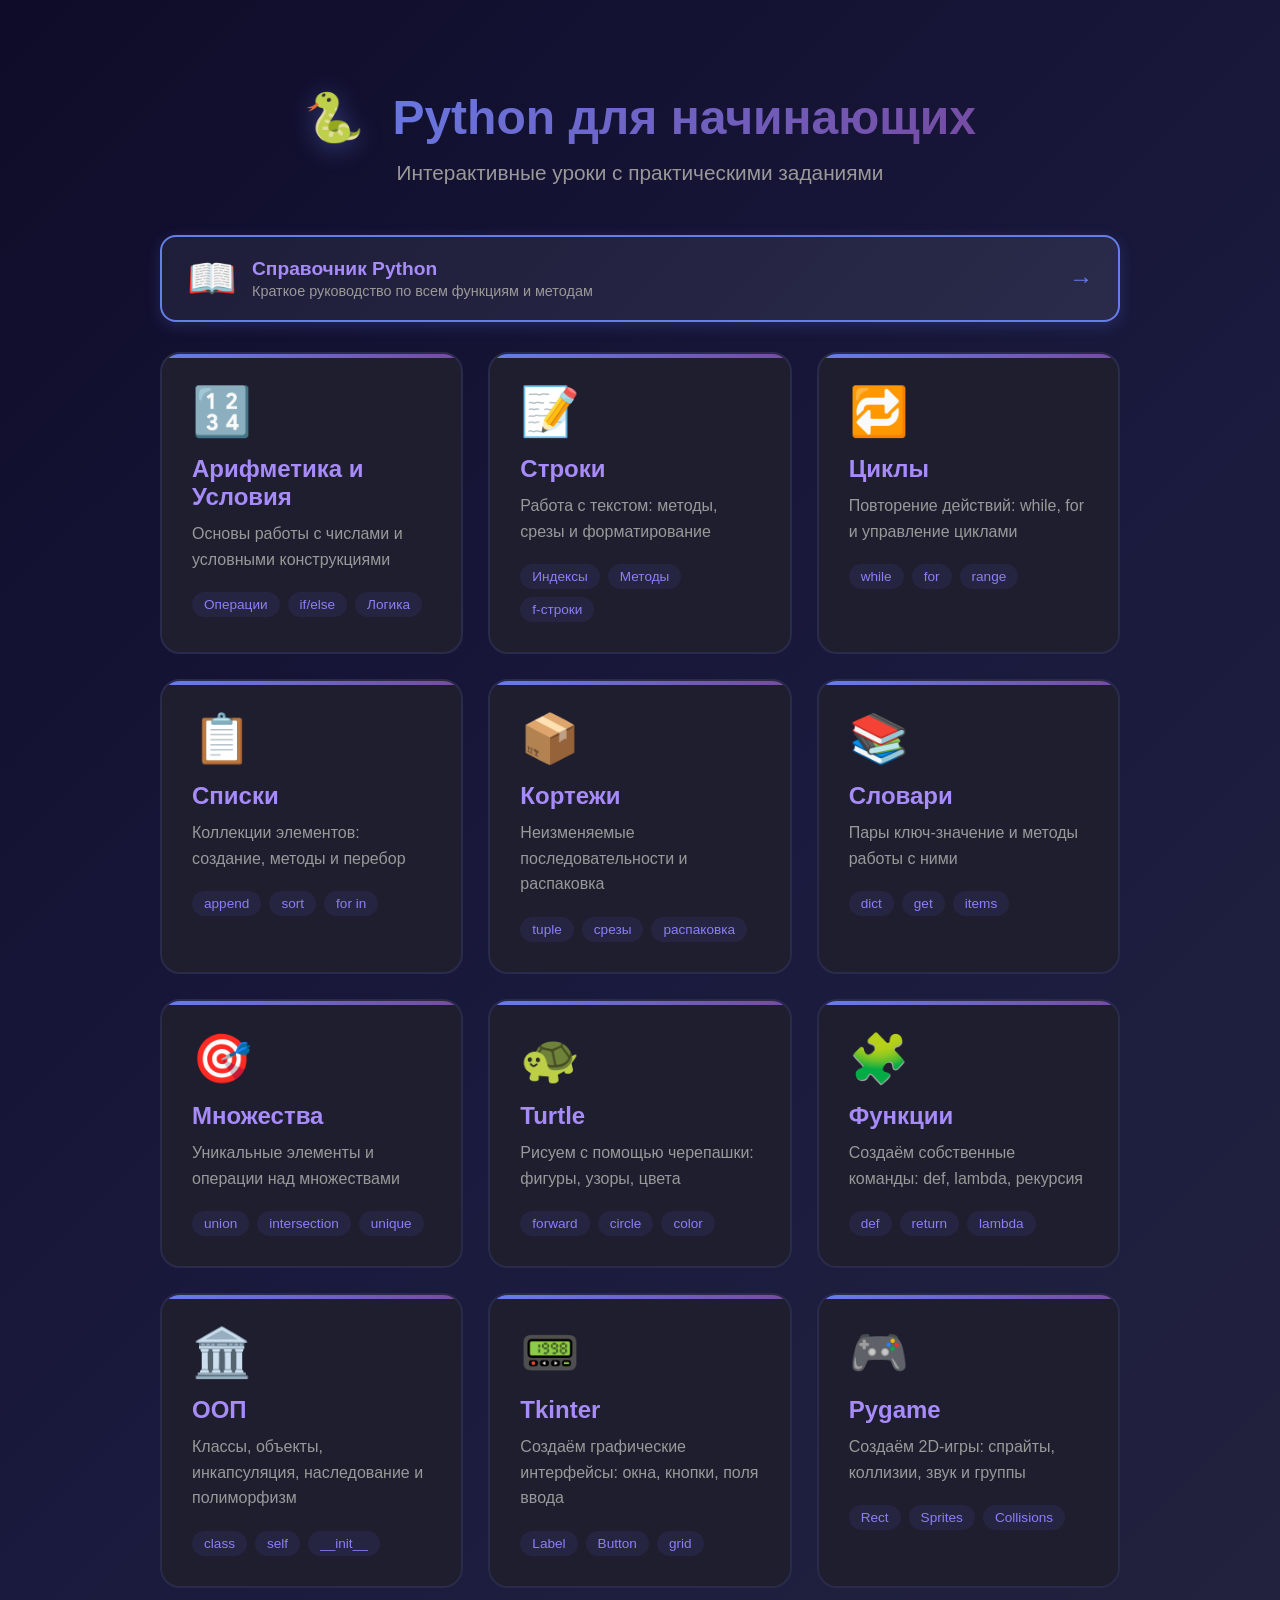
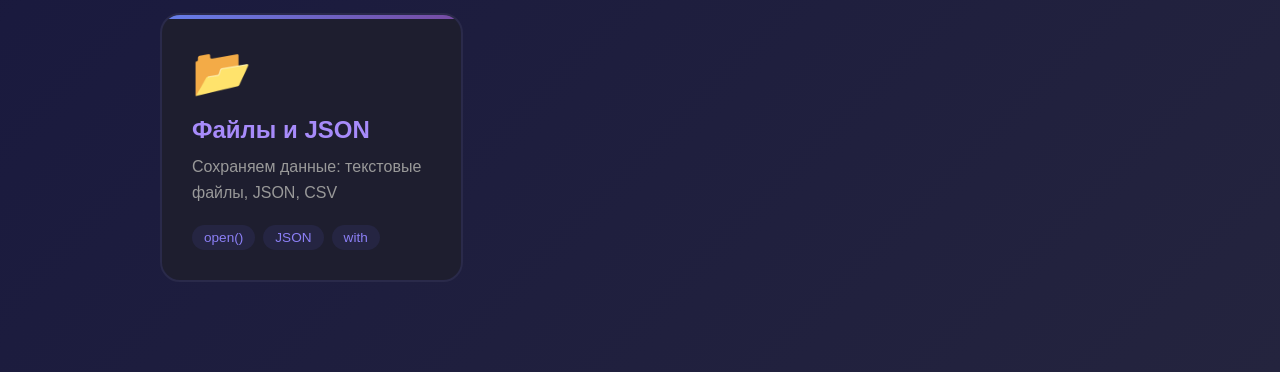
<file: index.html>
<!DOCTYPE html>
<html lang="ru">

<head>
    <meta charset="UTF-8">
    <meta name="viewport" content="width=device-width, initial-scale=1.0">
    <title>Python — Интерактивные уроки</title>
    <link rel="stylesheet" href="style.css">
</head>

<body>
    <div class="home-container">
        <div class="home-header">
            <h1><span class="snake-logo">🐍</span> Python для начинающих</h1>
            <p>Интерактивные уроки с практическими заданиями</p>
        </div>

        <a href="reference.html" class="quick-access">
            <span class="quick-access-emoji">📖</span>
            <div class="quick-access-text">
                <strong>Справочник Python</strong>
                <span>Краткое руководство по всем функциям и методам</span>
            </div>
            <span class="quick-access-arrow">→</span>
        </a>

        <div class="lessons-grid">
            <a href="arithmetic.html" class="lesson-card">
                <span class="emoji">🔢</span>
                <h2>Арифметика и Условия</h2>
                <p>Основы работы с числами и условными конструкциями</p>
                <div class="topics">
                    <span class="topic-tag">Операции</span>
                    <span class="topic-tag">if/else</span>
                    <span class="topic-tag">Логика</span>
                </div>
            </a>

            <a href="strings.html" class="lesson-card">
                <span class="emoji">📝</span>
                <h2>Строки</h2>
                <p>Работа с текстом: методы, срезы и форматирование</p>
                <div class="topics">
                    <span class="topic-tag">Индексы</span>
                    <span class="topic-tag">Методы</span>
                    <span class="topic-tag">f-строки</span>
                </div>
            </a>

            <a href="cycles.html" class="lesson-card">
                <span class="emoji">🔁</span>
                <h2>Циклы</h2>
                <p>Повторение действий: while, for и управление циклами</p>
                <div class="topics">
                    <span class="topic-tag">while</span>
                    <span class="topic-tag">for</span>
                    <span class="topic-tag">range</span>
                </div>
            </a>

            <a href="lists.html" class="lesson-card">
                <span class="emoji">📋</span>
                <h2>Списки</h2>
                <p>Коллекции элементов: создание, методы и перебор</p>
                <div class="topics">
                    <span class="topic-tag">append</span>
                    <span class="topic-tag">sort</span>
                    <span class="topic-tag">for in</span>
                </div>
            </a>

            <a href="tuples.html" class="lesson-card">
                <span class="emoji">📦</span>
                <h2>Кортежи</h2>
                <p>Неизменяемые последовательности и распаковка</p>
                <div class="topics">
                    <span class="topic-tag">tuple</span>
                    <span class="topic-tag">срезы</span>
                    <span class="topic-tag">распаковка</span>
                </div>
            </a>

            <a href="dicts.html" class="lesson-card">
                <span class="emoji">📚</span>
                <h2>Словари</h2>
                <p>Пары ключ-значение и методы работы с ними</p>
                <div class="topics">
                    <span class="topic-tag">dict</span>
                    <span class="topic-tag">get</span>
                    <span class="topic-tag">items</span>
                </div>
            </a>

            <a href="sets.html" class="lesson-card">
                <span class="emoji">🎯</span>
                <h2>Множества</h2>
                <p>Уникальные элементы и операции над множествами</p>
                <div class="topics">
                    <span class="topic-tag">union</span>
                    <span class="topic-tag">intersection</span>
                    <span class="topic-tag">unique</span>
                </div>
            </a>

            <a href="turtle.html" class="lesson-card">
                <span class="emoji">🐢</span>
                <h2>Turtle</h2>
                <p>Рисуем с помощью черепашки: фигуры, узоры, цвета</p>
                <div class="topics">
                    <span class="topic-tag">forward</span>
                    <span class="topic-tag">circle</span>
                    <span class="topic-tag">color</span>
                </div>
            </a>

            <a href="functions.html" class="lesson-card">
                <span class="emoji">🧩</span>
                <h2>Функции</h2>
                <p>Создаём собственные команды: def, lambda, рекурсия</p>
                <div class="topics">
                    <span class="topic-tag">def</span>
                    <span class="topic-tag">return</span>
                    <span class="topic-tag">lambda</span>
                </div>
            </a>

            <a href="oop.html" class="lesson-card">
                <span class="emoji">🏛️</span>
                <h2>ООП</h2>
                <p>Классы, объекты, инкапсуляция, наследование и полиморфизм</p>
                <div class="topics">
                    <span class="topic-tag">class</span>
                    <span class="topic-tag">self</span>
                    <span class="topic-tag">__init__</span>
                </div>
            </a>

            <a href="tkinter.html" class="lesson-card">
                <span class="emoji">📟</span>
                <h2>Tkinter</h2>
                <p>Создаём графические интерфейсы: окна, кнопки, поля ввода</p>
                <div class="topics">
                    <span class="topic-tag">Label</span>
                    <span class="topic-tag">Button</span>
                    <span class="topic-tag">grid</span>
                </div>
            </a>

            <a href="pygame.html" class="lesson-card">
                <span class="emoji">🎮</span>
                <h2>Pygame</h2>
                <p>Создаём 2D-игры: спрайты, коллизии, звук и группы</p>
                <div class="topics">
                    <span class="topic-tag">Rect</span>
                    <span class="topic-tag">Sprites</span>
                    <span class="topic-tag">Collisions</span>
                </div>
            </a>

            <a href="files.html" class="lesson-card">
                <span class="emoji">📂</span>
                <h2>Файлы и JSON</h2>
                <p>Сохраняем данные: текстовые файлы, JSON, CSV</p>
                <div class="topics">
                    <span class="topic-tag">open()</span>
                    <span class="topic-tag">JSON</span>
                    <span class="topic-tag">with</span>
                </div>
            </a>
        </div>
    </div>
</body>

</html>
</file>
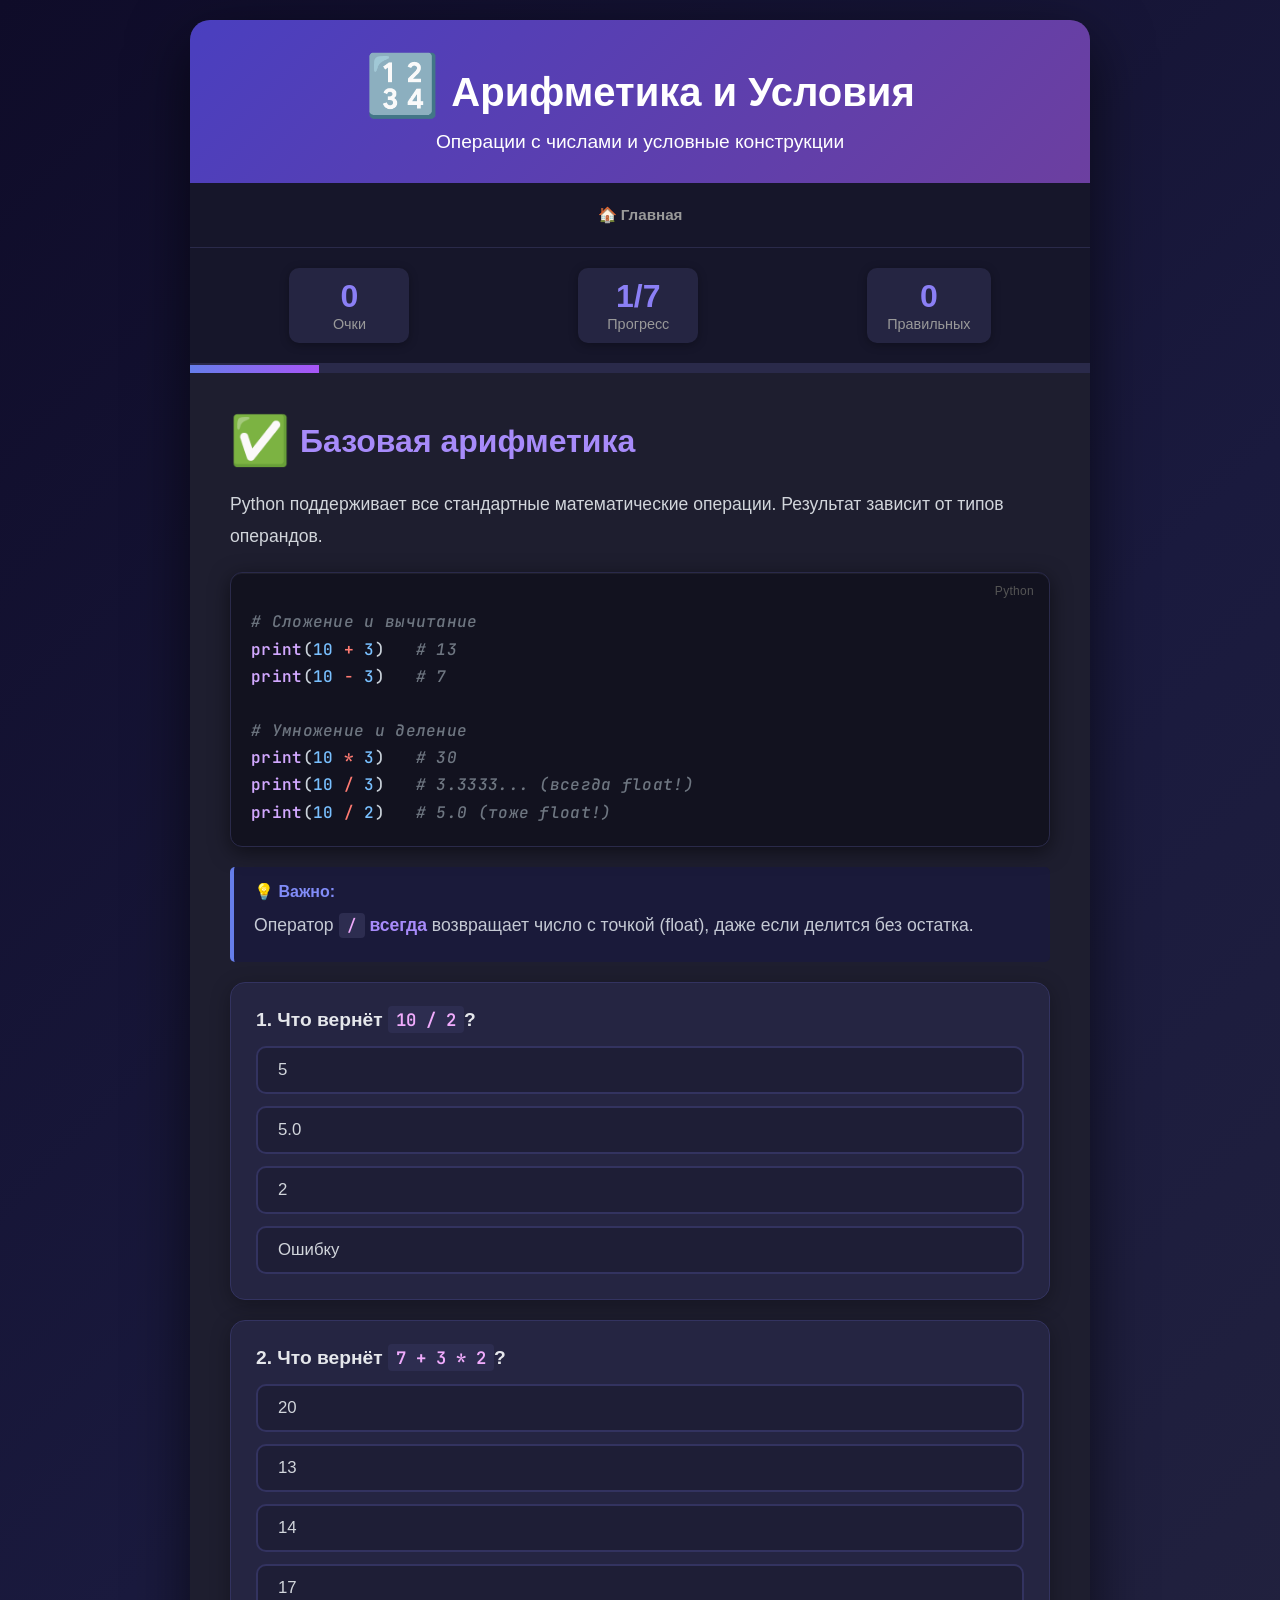
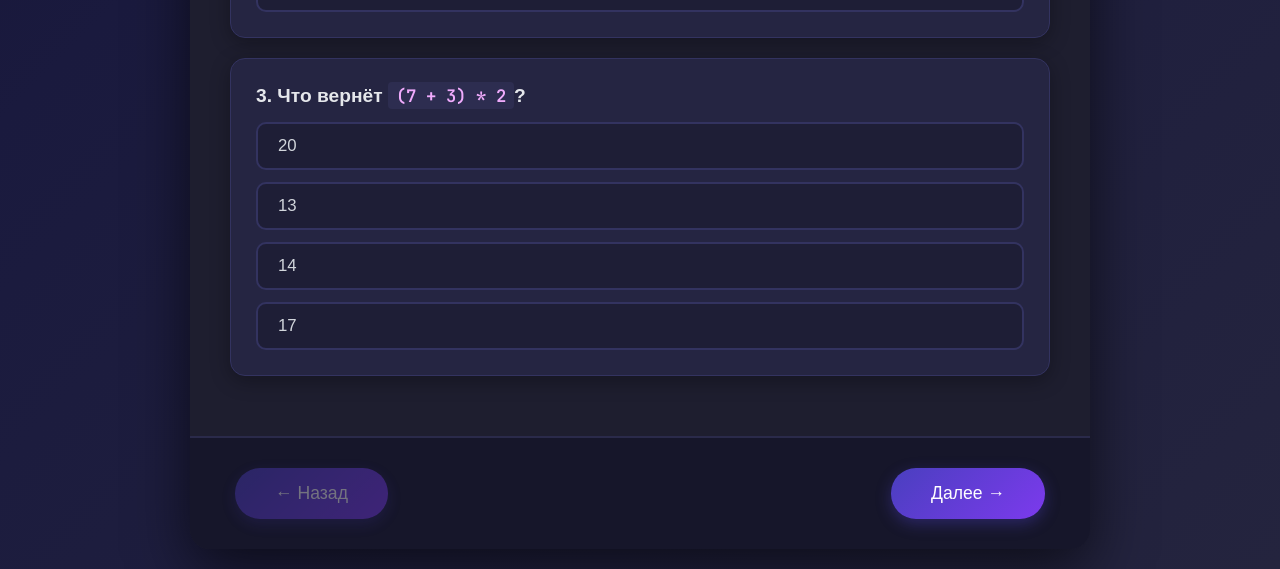
<file: arithmetic.html>
<!DOCTYPE html>
<html lang="ru">
<head>
    <meta charset="UTF-8">
    <meta name="viewport" content="width=device-width, initial-scale=1.0">
    <title>Арифметика и Условия — Python</title>
    <link rel="stylesheet" href="style.css">
</head>
<body>
    <div class="container">
        <div class="header">
            <h1><span class="emoji-icon">🔢</span> Арифметика и Условия</h1>
            <p>Операции с числами и условные конструкции</p>
        </div>

        <nav class="page-nav">
            <a href="index.html" class="page-link">🏠 Главная</a>
        </nav>

        <div class="stats">
            <div class="stat-item">
                <span class="stat-value" id="score">0</span>
                <span class="stat-label">Очки</span>
            </div>
            <div class="stat-item">
                <span class="stat-value" id="progress">1/7</span>
                <span class="stat-label">Прогресс</span>
            </div>
            <div class="stat-item">
                <span class="stat-value" id="correct">0</span>
                <span class="stat-label">Правильных</span>
            </div>
        </div>

        <div class="progress-bar">
            <div class="progress-fill" id="progressFill"></div>
        </div>

        <div class="content">
            <!-- Раздел 1: Базовая арифметика -->
            <div class="lesson-section active" id="section1">
                <h2><span class="emoji-icon">✅</span> Базовая арифметика</h2>
                <p>Python поддерживает все стандартные математические операции. Результат зависит от типов операндов.</p>

                <div class="code-block"><span class="com"># Сложение и вычитание</span>
<span class="func">print</span>(<span class="num">10</span> <span class="op">+</span> <span class="num">3</span>)   <span class="com"># 13</span>
<span class="func">print</span>(<span class="num">10</span> <span class="op">-</span> <span class="num">3</span>)   <span class="com"># 7</span>

<span class="com"># Умножение и деление</span>
<span class="func">print</span>(<span class="num">10</span> <span class="op">*</span> <span class="num">3</span>)   <span class="com"># 30</span>
<span class="func">print</span>(<span class="num">10</span> <span class="op">/</span> <span class="num">3</span>)   <span class="com"># 3.3333... (всегда float!)</span>
<span class="func">print</span>(<span class="num">10</span> <span class="op">/</span> <span class="num">2</span>)   <span class="com"># 5.0 (тоже float!)</span></div>

                <div class="example-box">
                    <strong>💡 Важно:</strong>
                    <p>Оператор <code>/</code> <strong style="color:#a78bfa;">всегда</strong> возвращает число с точкой (float), даже если делится без остатка.</p>
                </div>

                <div class="quiz-container">
                    <div class="quiz-question">1. Что вернёт <code>10 / 2</code>?</div>
                    <div class="quiz-options">
                        <div class="quiz-option" data-correct="false">5</div>
                        <div class="quiz-option" data-correct="true">5.0</div>
                        <div class="quiz-option" data-correct="false">2</div>
                        <div class="quiz-option" data-correct="false">Ошибку</div>
                    </div>
                </div>
                <div class="quiz-container">
                    <div class="quiz-question">2. Что вернёт <code>7 + 3 * 2</code>?</div>
                    <div class="quiz-options">
                        <div class="quiz-option" data-correct="false">20</div>
                        <div class="quiz-option" data-correct="true">13</div>
                        <div class="quiz-option" data-correct="false">14</div>
                        <div class="quiz-option" data-correct="false">17</div>
                    </div>
                </div>
                <div class="quiz-container">
                    <div class="quiz-question">3. Что вернёт <code>(7 + 3) * 2</code>?</div>
                    <div class="quiz-options">
                        <div class="quiz-option" data-correct="true">20</div>
                        <div class="quiz-option" data-correct="false">13</div>
                        <div class="quiz-option" data-correct="false">14</div>
                        <div class="quiz-option" data-correct="false">17</div>
                    </div>
                </div>
            </div>

            <!-- Раздел 2: Целочисленное деление и остаток -->
            <div class="lesson-section" id="section2">
                <h2><span class="emoji-icon">➗</span> Целочисленное деление и остаток</h2>
                <p>Помимо обычного деления, в Python есть целочисленное деление <code>//</code> и оператор остатка <code>%</code>.</p>

                <div class="code-block"><span class="com"># Целочисленное деление — отбрасывает дробную часть</span>
<span class="func">print</span>(<span class="num">10</span> <span class="op">//</span> <span class="num">3</span>)   <span class="com"># 3 (не 3.333...)</span>
<span class="func">print</span>(<span class="num">7</span> <span class="op">//</span> <span class="num">2</span>)    <span class="com"># 3</span>
<span class="func">print</span>(<span class="num">10</span> <span class="op">//</span> <span class="num">5</span>)   <span class="com"># 2</span>

<span class="com"># Остаток от деления</span>
<span class="func">print</span>(<span class="num">10</span> <span class="op">%</span> <span class="num">3</span>)    <span class="com"># 1 (10 = 3*3 + 1)</span>
<span class="func">print</span>(<span class="num">7</span> <span class="op">%</span> <span class="num">2</span>)     <span class="com"># 1 (7 = 2*3 + 1)</span>
<span class="func">print</span>(<span class="num">10</span> <span class="op">%</span> <span class="num">5</span>)    <span class="com"># 0 (делится без остатка)</span></div>

                <div class="example-box">
                    <strong>💡 Где это полезно:</strong>
                    <p><code>n % 2 == 0</code> — проверка на чётность</p>
                    <p><code>n % 10</code> — последняя цифра числа</p>
                    <p><code>n // 10</code> — число без последней цифры</p>
                </div>

                <div class="quiz-container">
                    <div class="quiz-question">1. Что вернёт <code>17 // 5</code>?</div>
                    <div class="quiz-options">
                        <div class="quiz-option" data-correct="true">3</div>
                        <div class="quiz-option" data-correct="false">3.4</div>
                        <div class="quiz-option" data-correct="false">4</div>
                        <div class="quiz-option" data-correct="false">2</div>
                    </div>
                </div>
                <div class="quiz-container">
                    <div class="quiz-question">2. Что вернёт <code>17 % 5</code>?</div>
                    <div class="quiz-options">
                        <div class="quiz-option" data-correct="false">3</div>
                        <div class="quiz-option" data-correct="true">2</div>
                        <div class="quiz-option" data-correct="false">0</div>
                        <div class="quiz-option" data-correct="false">5</div>
                    </div>
                </div>
                <div class="quiz-container">
                    <div class="quiz-question">3. Как проверить, что число <code>n</code> чётное?</div>
                    <div class="quiz-options">
                        <div class="quiz-option" data-correct="false">n // 2 == 0</div>
                        <div class="quiz-option" data-correct="true">n % 2 == 0</div>
                        <div class="quiz-option" data-correct="false">n / 2 == 0</div>
                        <div class="quiz-option" data-correct="false">n ** 2 == 0</div>
                    </div>
                </div>
            </div>

            <!-- Раздел 3: Возведение в степень -->
            <div class="lesson-section" id="section3">
                <h2><span class="emoji-icon"></span> Возведение в степень</h2>
                <p>В Python для возведения в степень используется оператор <code>**</code>.</p>

                <div class="code-block"><span class="func">print</span>(<span class="num">2</span> <span class="op">**</span> <span class="num">3</span>)    <span class="com"># 8  (2 * 2 * 2)</span>
<span class="func">print</span>(<span class="num">5</span> <span class="op">**</span> <span class="num">2</span>)    <span class="com"># 25 (5 * 5)</span>
<span class="func">print</span>(<span class="num">10</span> <span class="op">**</span> <span class="num">0</span>)   <span class="com"># 1  (любое число в степени 0 = 1)</span>
<span class="func">print</span>(<span class="num">2</span> <span class="op">**</span> <span class="num">10</span>)   <span class="com"># 1024</span>

<span class="com"># Дробная степень — извлечение корня</span>
<span class="func">print</span>(<span class="num">9</span> <span class="op">**</span> <span class="num">0.5</span>)  <span class="com"># 3.0 (квадратный корень)</span>
<span class="func">print</span>(<span class="num">27</span> <span class="op">**</span> (<span class="num">1</span><span class="op">/</span><span class="num">3</span>)) <span class="com"># 3.0 (кубический корень)</span></div>

                <div class="example-box">
                    <strong>💡 Приоритет операций:</strong>
                    <p>Приоритет выполнения арифметических действий такой же, как в математике: первым выполняется возведение в степень (<code>**</code>), потом умножение (<code>*</code>) и деление (<code>/</code>), и только потом сложение (<code>+</code>) и вычитание (<code>-</code>). Поменять порядок действий можно с помощью скобок.</p>
                </div>

                <div class="quiz-container">
                    <div class="quiz-question">1. Что вернёт <code>3 ** 3</code>?</div>
                    <div class="quiz-options">
                        <div class="quiz-option" data-correct="false">9</div>
                        <div class="quiz-option" data-correct="true">27</div>
                        <div class="quiz-option" data-correct="false">6</div>
                        <div class="quiz-option" data-correct="false">33</div>
                    </div>
                </div>
                <div class="quiz-container">
                    <div class="quiz-question">2. Что вернёт <code>2 + 3 ** 2</code>?</div>
                    <div class="quiz-options">
                        <div class="quiz-option" data-correct="false">25</div>
                        <div class="quiz-option" data-correct="true">11</div>
                        <div class="quiz-option" data-correct="false">7</div>
                        <div class="quiz-option" data-correct="false">13</div>
                    </div>
                </div>
                <div class="quiz-container">
                    <div class="quiz-question">3. Что вернёт <code>16 ** 0.5</code>?</div>
                    <div class="quiz-options">
                        <div class="quiz-option" data-correct="false">8</div>
                        <div class="quiz-option" data-correct="false">8.0</div>
                        <div class="quiz-option" data-correct="true">4.0</div>
                        <div class="quiz-option" data-correct="false">2.0</div>
                    </div>
                </div>
            </div>

            <!-- Раздел 4: if -->
            <div class="lesson-section" id="section4">
                <h2><span class="emoji-icon">🔀</span> Условие if</h2>
                <p>Условные конструкции позволяют выполнять разный код в зависимости от условий.</p>

                <div class="code-block"><span class="var">age</span> <span class="op">=</span> <span class="num">18</span>

<span class="kw">if</span> <span class="var">age</span> <span class="op">&gt;=</span> <span class="num">18</span>:
    <span class="func">print</span>(<span class="str">"Совершеннолетний"</span>)

<span class="com"># Сравнение чисел</span>
<span class="var">x</span> <span class="op">=</span> <span class="num">10</span>
<span class="kw">if</span> <span class="var">x</span> <span class="op">&gt;</span> <span class="num">0</span>:
    <span class="func">print</span>(<span class="str">"Положительное"</span>)
<span class="kw">if</span> <span class="var">x</span> <span class="op">%</span> <span class="num">2</span> <span class="op">==</span> <span class="num">0</span>:
    <span class="func">print</span>(<span class="str">"Чётное"</span>)</div>

                <h3>Операторы сравнения:</h3>
                <div class="code-block"><span class="num">5</span> <span class="op">==</span> <span class="num">5</span>   <span class="com"># True  (равно)</span>
<span class="num">5</span> <span class="op">!=</span> <span class="num">3</span>   <span class="com"># True  (не равно)</span>
<span class="num">5</span> <span class="op">&gt;</span> <span class="num">3</span>    <span class="com"># True  (больше)</span>
<span class="num">5</span> <span class="op">&lt;</span> <span class="num">3</span>    <span class="com"># False (меньше)</span>
<span class="num">5</span> <span class="op">&gt;=</span> <span class="num">5</span>   <span class="com"># True  (больше или равно)</span>
<span class="num">5</span> <span class="op">&lt;=</span> <span class="num">3</span>   <span class="com"># False (меньше или равно)</span></div>

                <div class="example-box">
                    <strong>💡 Правила:</strong>
                    <p>После <code>if</code> ставится <strong>двоеточие</strong> <code>:</code>, тело выделяется <strong>отступом</strong> (4 пробела).</p>
                </div>

                <div class="quiz-container">
                    <div class="quiz-question">1. Что вернёт <code>10 == 10.0</code>?</div>
                    <div class="quiz-options">
                        <div class="quiz-option" data-correct="true">True</div>
                        <div class="quiz-option" data-correct="false">False</div>
                        <div class="quiz-option" data-correct="false">Ошибку</div>
                        <div class="quiz-option" data-correct="false">None</div>
                    </div>
                </div>
                <div class="quiz-container">
                    <div class="quiz-question">2. Что выведет:</div>
                    <pre class="quiz-code">x = 15
if x % 3 == 0:
    print("Делится на 3")</pre>
                    <div class="quiz-options">
                        <div class="quiz-option" data-correct="true">Делится на 3</div>
                        <div class="quiz-option" data-correct="false">Ничего</div>
                        <div class="quiz-option" data-correct="false">Ошибку</div>
                        <div class="quiz-option" data-correct="false">False</div>
                    </div>
                </div>
                <div class="quiz-container">
                    <div class="quiz-question">3. Какой символ ставится в конце строки с <code>if</code>?</div>
                    <div class="quiz-options">
                        <div class="quiz-option" data-correct="false">;</div>
                        <div class="quiz-option" data-correct="true">:</div>
                        <div class="quiz-option" data-correct="false">,</div>
                        <div class="quiz-option" data-correct="false">)</div>
                    </div>
                </div>
            </div>

            <!-- Раздел 5: else и elif -->
            <div class="lesson-section" id="section5">
                <h2><span class="emoji-icon">🔀</span> else и elif</h2>
                <p><code>else</code> выполняется, если условие <code>if</code> ложно. <code>elif</code> позволяет проверять несколько условий.</p>

                <div class="code-block"><span class="var">score</span> <span class="op">=</span> <span class="num">75</span>

<span class="kw">if</span> <span class="var">score</span> <span class="op">&gt;=</span> <span class="num">90</span>:
    <span class="func">print</span>(<span class="str">"Отлично"</span>)
<span class="kw">elif</span> <span class="var">score</span> <span class="op">&gt;=</span> <span class="num">70</span>:
    <span class="func">print</span>(<span class="str">"Хорошо"</span>)
<span class="kw">elif</span> <span class="var">score</span> <span class="op">&gt;=</span> <span class="num">50</span>:
    <span class="func">print</span>(<span class="str">"Удовлетворительно"</span>)
<span class="kw">else</span>:
    <span class="func">print</span>(<span class="str">"Не сдал"</span>)</div>

                <div class="example-box">
                    <strong>💡 Как это работает:</strong>
                    <p>Python проверяет условия сверху вниз. Как только найдёт <strong style="color:#a78bfa;">истинное</strong> — выполнит его блок и пропустит все остальные.</p>
                </div>

                <div class="quiz-container">
                    <div class="quiz-question">1. Что выведет:</div>
                    <pre class="quiz-code">x = 15
if x > 20:
    print("A")
elif x > 10:
    print("B")
elif x > 5:
    print("C")
else:
    print("D")</pre>
                    <div class="quiz-options">
                        <div class="quiz-option" data-correct="false">A</div>
                        <div class="quiz-option" data-correct="true">B</div>
                        <div class="quiz-option" data-correct="false">C</div>
                        <div class="quiz-option" data-correct="false">B и C</div>
                    </div>
                </div>
                <div class="quiz-container">
                    <div class="quiz-question">2. Когда выполняется блок <code>else</code>?</div>
                    <div class="quiz-options">
                        <div class="quiz-option" data-correct="false">Всегда</div>
                        <div class="quiz-option" data-correct="true">Если все условия выше ложны</div>
                        <div class="quiz-option" data-correct="false">Если if истинно</div>
                        <div class="quiz-option" data-correct="false">Никогда</div>
                    </div>
                </div>
                <div class="quiz-container">
                    <div class="quiz-question">3. Что выведет:</div>
                    <pre class="quiz-code">n = 10
if n % 2 == 0:
    print("Чёт")
else:
    print("Нечёт")</pre>
                    <div class="quiz-options">
                        <div class="quiz-option" data-correct="true">Чёт</div>
                        <div class="quiz-option" data-correct="false">Нечёт</div>
                        <div class="quiz-option" data-correct="false">Чёт и Нечёт</div>
                        <div class="quiz-option" data-correct="false">Ошибку</div>
                    </div>
                </div>
            </div>

            <!-- Раздел 6: Логические операторы -->
            <div class="lesson-section" id="section6">
                <h2><span class="emoji-icon"></span> Логические операторы</h2>
                <p>Операторы <code>and</code>, <code>or</code> и <code>not</code> позволяют комбинировать условия.</p>

                <div class="code-block"><span class="var">age</span> <span class="op">=</span> <span class="num">25</span>
<span class="var">money</span> <span class="op">=</span> <span class="num">500</span>

<span class="com"># and — оба условия истинны</span>
<span class="kw">if</span> <span class="var">age</span> <span class="op">&gt;=</span> <span class="num">18</span> <span class="kw">and</span> <span class="var">money</span> <span class="op">&gt;=</span> <span class="num">100</span>:
    <span class="func">print</span>(<span class="str">"Можно купить"</span>)

<span class="com"># or — хотя бы одно истинно</span>
<span class="kw">if</span> <span class="var">age</span> <span class="op">&lt;</span> <span class="num">12</span> <span class="kw">or</span> <span class="var">age</span> <span class="op">&gt;</span> <span class="num">65</span>:
    <span class="func">print</span>(<span class="str">"Скидка"</span>)

<span class="com"># not — инверсия</span>
<span class="var">is_banned</span> <span class="op">=</span> <span class="kw">False</span>
<span class="kw">if</span> <span class="kw">not</span> <span class="var">is_banned</span>:
    <span class="func">print</span>(<span class="str">"Доступ разрешён"</span>)</div>

                <div class="example-box">
                    <strong>💡 Таблица истинности:</strong>
                    <p><code>True and True</code> → <code>True</code> &emsp;|&emsp; <code>True and False</code> → <code>False</code></p>
                    <p><code>True or False</code> → <code>True</code> &emsp;|&emsp; <code>False or False</code> → <code>False</code></p>
                    <p><code>not True</code> → <code>False</code> &emsp;&emsp;&emsp;|&emsp; <code>not False</code> → <code>True</code></p>
                </div>

                <div class="quiz-container">
                    <div class="quiz-question">1. Что вернёт <code>True and False</code>?</div>
                    <div class="quiz-options">
                        <div class="quiz-option" data-correct="false">True</div>
                        <div class="quiz-option" data-correct="true">False</div>
                        <div class="quiz-option" data-correct="false">None</div>
                        <div class="quiz-option" data-correct="false">Ошибку</div>
                    </div>
                </div>
                <div class="quiz-container">
                    <div class="quiz-question">2. Что вернёт <code>not (5 &gt; 3)</code>?</div>
                    <div class="quiz-options">
                        <div class="quiz-option" data-correct="false">True</div>
                        <div class="quiz-option" data-correct="true">False</div>
                        <div class="quiz-option" data-correct="false">5</div>
                        <div class="quiz-option" data-correct="false">Ошибку</div>
                    </div>
                </div>
                <div class="quiz-container">
                    <div class="quiz-question">3. Что выведет:</div>
                    <pre class="quiz-code">x = 7
if x > 0 and x % 2 != 0:
    print("A")
else:
    print("B")</pre>
                    <div class="quiz-options">
                        <div class="quiz-option" data-correct="true">A</div>
                        <div class="quiz-option" data-correct="false">B</div>
                        <div class="quiz-option" data-correct="false">A и B</div>
                        <div class="quiz-option" data-correct="false">Ошибку</div>
                    </div>
                </div>
            </div>

            <!-- Раздел 7: Итоговый тест -->
            <div class="lesson-section" id="section7">
                <h2><span class="emoji-icon">🏆</span> Итоговый тест</h2>
                <div class="final-test-header">
                    <h3 style="margin:0; color:#856404;">10 вопросов, 7 минут. Удачи!</h3>
                </div>

                <div class="global-timer" id="globalTimer">⏱️ 7:00</div>
                <div class="final-test-stats" id="finalTestStats" style="display: none;"></div>

                <div class="quiz-container final-q">
                    <div class="quiz-question">1. Что вернёт <code>15 / 4</code>?</div>
                    <div class="quiz-options">
                        <div class="quiz-option" data-correct="false">3</div>
                        <div class="quiz-option" data-correct="true">3.75</div>
                        <div class="quiz-option" data-correct="false">4</div>
                        <div class="quiz-option" data-correct="false">3.0</div>
                    </div>
                </div>
                <div class="quiz-container final-q">
                    <div class="quiz-question">2. Что вернёт <code>15 // 4</code>?</div>
                    <div class="quiz-options">
                        <div class="quiz-option" data-correct="true">3</div>
                        <div class="quiz-option" data-correct="false">3.75</div>
                        <div class="quiz-option" data-correct="false">4</div>
                        <div class="quiz-option" data-correct="false">3.0</div>
                    </div>
                </div>
                <div class="quiz-container final-q">
                    <div class="quiz-question">3. Что вернёт <code>15 % 4</code>?</div>
                    <div class="quiz-options">
                        <div class="quiz-option" data-correct="false">4</div>
                        <div class="quiz-option" data-correct="true">3</div>
                        <div class="quiz-option" data-correct="false">1</div>
                        <div class="quiz-option" data-correct="false">0</div>
                    </div>
                </div>
                <div class="quiz-container final-q">
                    <div class="quiz-question">4. Что вернёт <code>2 ** 4</code>?</div>
                    <div class="quiz-options">
                        <div class="quiz-option" data-correct="false">8</div>
                        <div class="quiz-option" data-correct="true">16</div>
                        <div class="quiz-option" data-correct="false">6</div>
                        <div class="quiz-option" data-correct="false">24</div>
                    </div>
                </div>
                <div class="quiz-container final-q">
                    <div class="quiz-question">5. Что вернёт <code>3 + 2 * 4 ** 2</code>?</div>
                    <div class="quiz-options">
                        <div class="quiz-option" data-correct="false">80</div>
                        <div class="quiz-option" data-correct="true">35</div>
                        <div class="quiz-option" data-correct="false">19</div>
                        <div class="quiz-option" data-correct="false">100</div>
                    </div>
                </div>
                <div class="quiz-container final-q">
                    <div class="quiz-question">6. Что выведет:</div>
                    <pre class="quiz-code">x = 10
if x > 5:
    print("A")
if x > 8:
    print("B")</pre>
                    <div class="quiz-options">
                        <div class="quiz-option" data-correct="false">A</div>
                        <div class="quiz-option" data-correct="false">B</div>
                        <div class="quiz-option" data-correct="true">A и B</div>
                        <div class="quiz-option" data-correct="false">Ничего</div>
                    </div>
                </div>
                <div class="quiz-container final-q">
                    <div class="quiz-question">7. Что выведет:</div>
                    <pre class="quiz-code">x = 7
if x > 10:
    print("A")
elif x > 5:
    print("B")
else:
    print("C")</pre>
                    <div class="quiz-options">
                        <div class="quiz-option" data-correct="false">A</div>
                        <div class="quiz-option" data-correct="true">B</div>
                        <div class="quiz-option" data-correct="false">C</div>
                        <div class="quiz-option" data-correct="false">B и C</div>
                    </div>
                </div>
                <div class="quiz-container final-q">
                    <div class="quiz-question">8. Что вернёт <code>not (True and False)</code>?</div>
                    <div class="quiz-options">
                        <div class="quiz-option" data-correct="true">True</div>
                        <div class="quiz-option" data-correct="false">False</div>
                        <div class="quiz-option" data-correct="false">None</div>
                        <div class="quiz-option" data-correct="false">Ошибку</div>
                    </div>
                </div>
                <div class="quiz-container final-q">
                    <div class="quiz-question">9. Что выведет:</div>
                    <pre class="quiz-code">n = 25
if n % 5 == 0 and n % 2 != 0:
    print("A")
else:
    print("B")</pre>
                    <div class="quiz-options">
                        <div class="quiz-option" data-correct="true">A</div>
                        <div class="quiz-option" data-correct="false">B</div>
                        <div class="quiz-option" data-correct="false">A и B</div>
                        <div class="quiz-option" data-correct="false">Ошибку</div>
                    </div>
                </div>
                <div class="quiz-container final-q">
                    <div class="quiz-question">10. Что выведет:</div>
                    <pre class="quiz-code">x = 3
y = 4
if x > y:
    print("A")
elif x == y:
    print("B")
elif x < y:
    print("C")
else:
    print("D")</pre>
                    <div class="quiz-options">
                        <div class="quiz-option" data-correct="false">A</div>
                        <div class="quiz-option" data-correct="false">B</div>
                        <div class="quiz-option" data-correct="true">C</div>
                        <div class="quiz-option" data-correct="false">D</div>
                    </div>
                </div>
            </div>
        </div>

        <div class="navigation">
            <button class="btn" id="prevBtn" onclick="previousSection()" disabled>← Назад</button>
            <button class="btn" id="nextBtn" onclick="nextSection()">Далее →</button>
        </div>
    </div>

    <script src="script_arithmetic.js"></script>
</body>
</html>
</file>
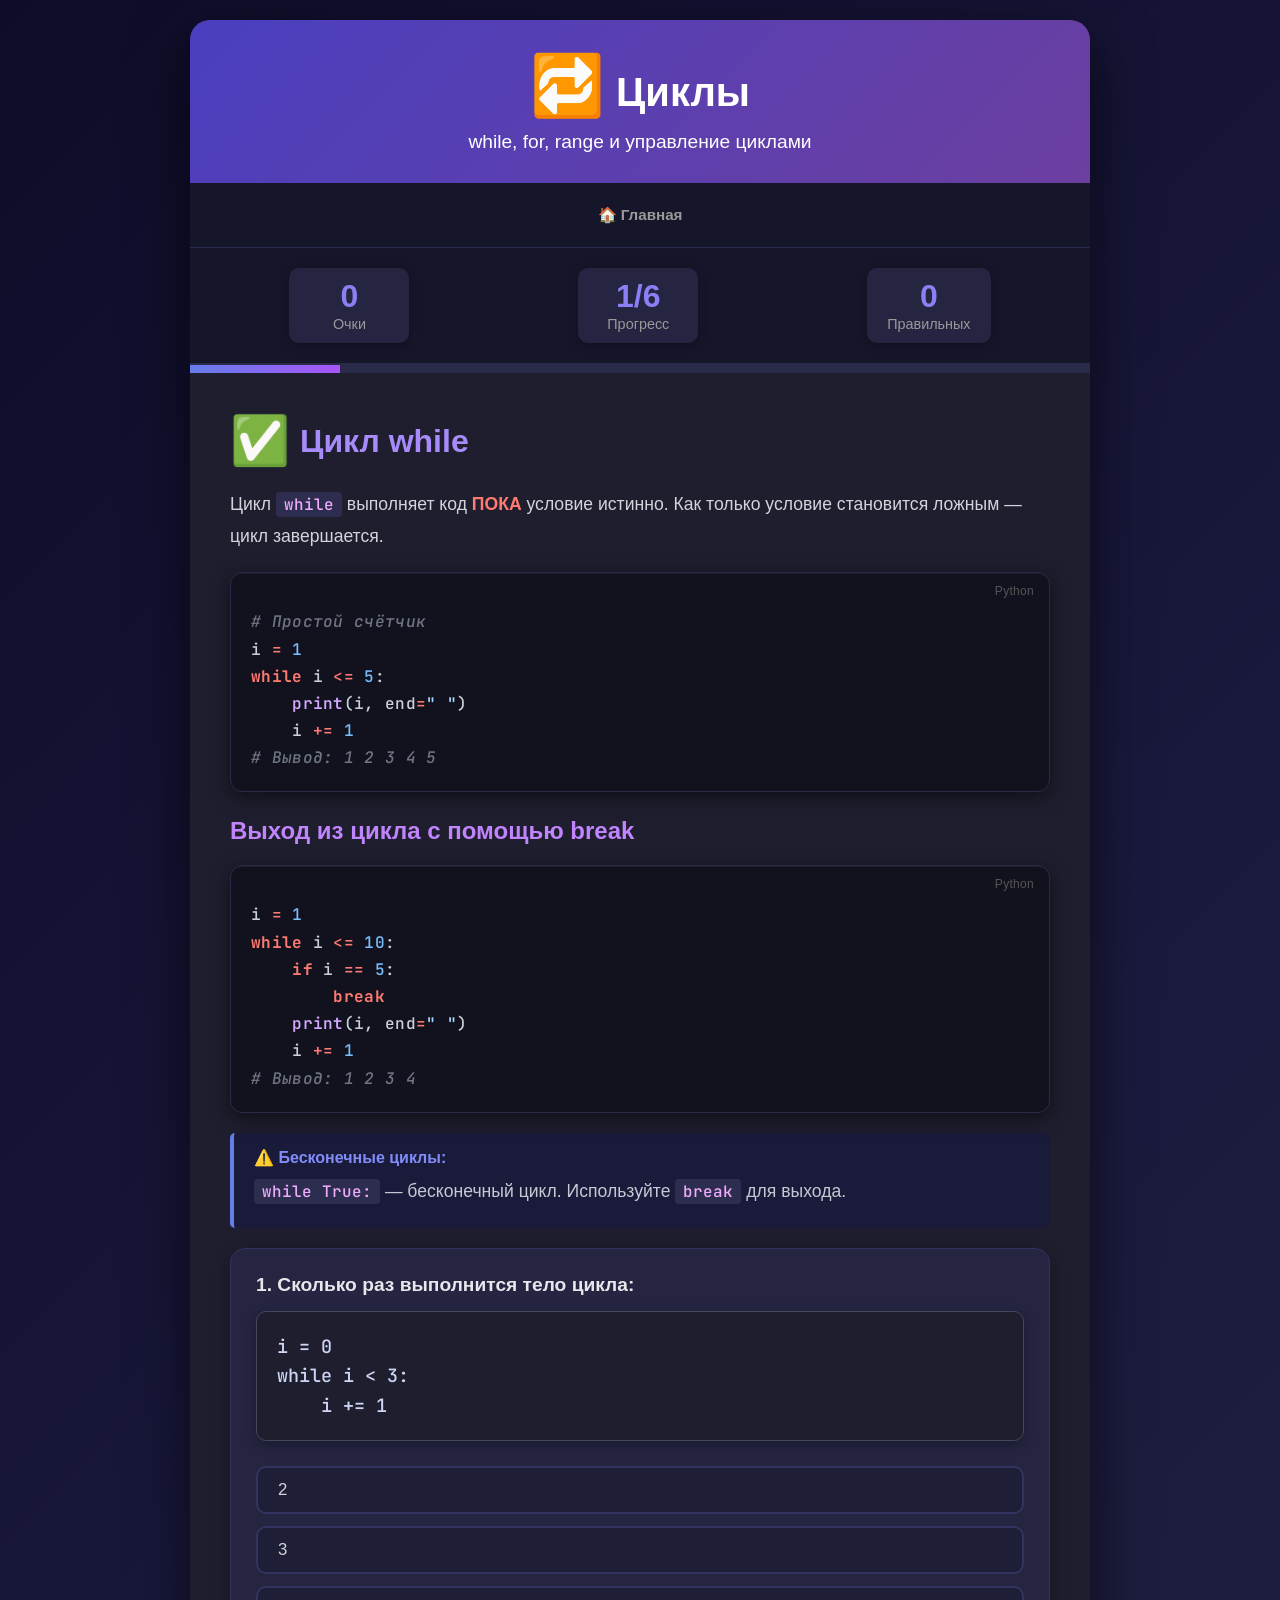
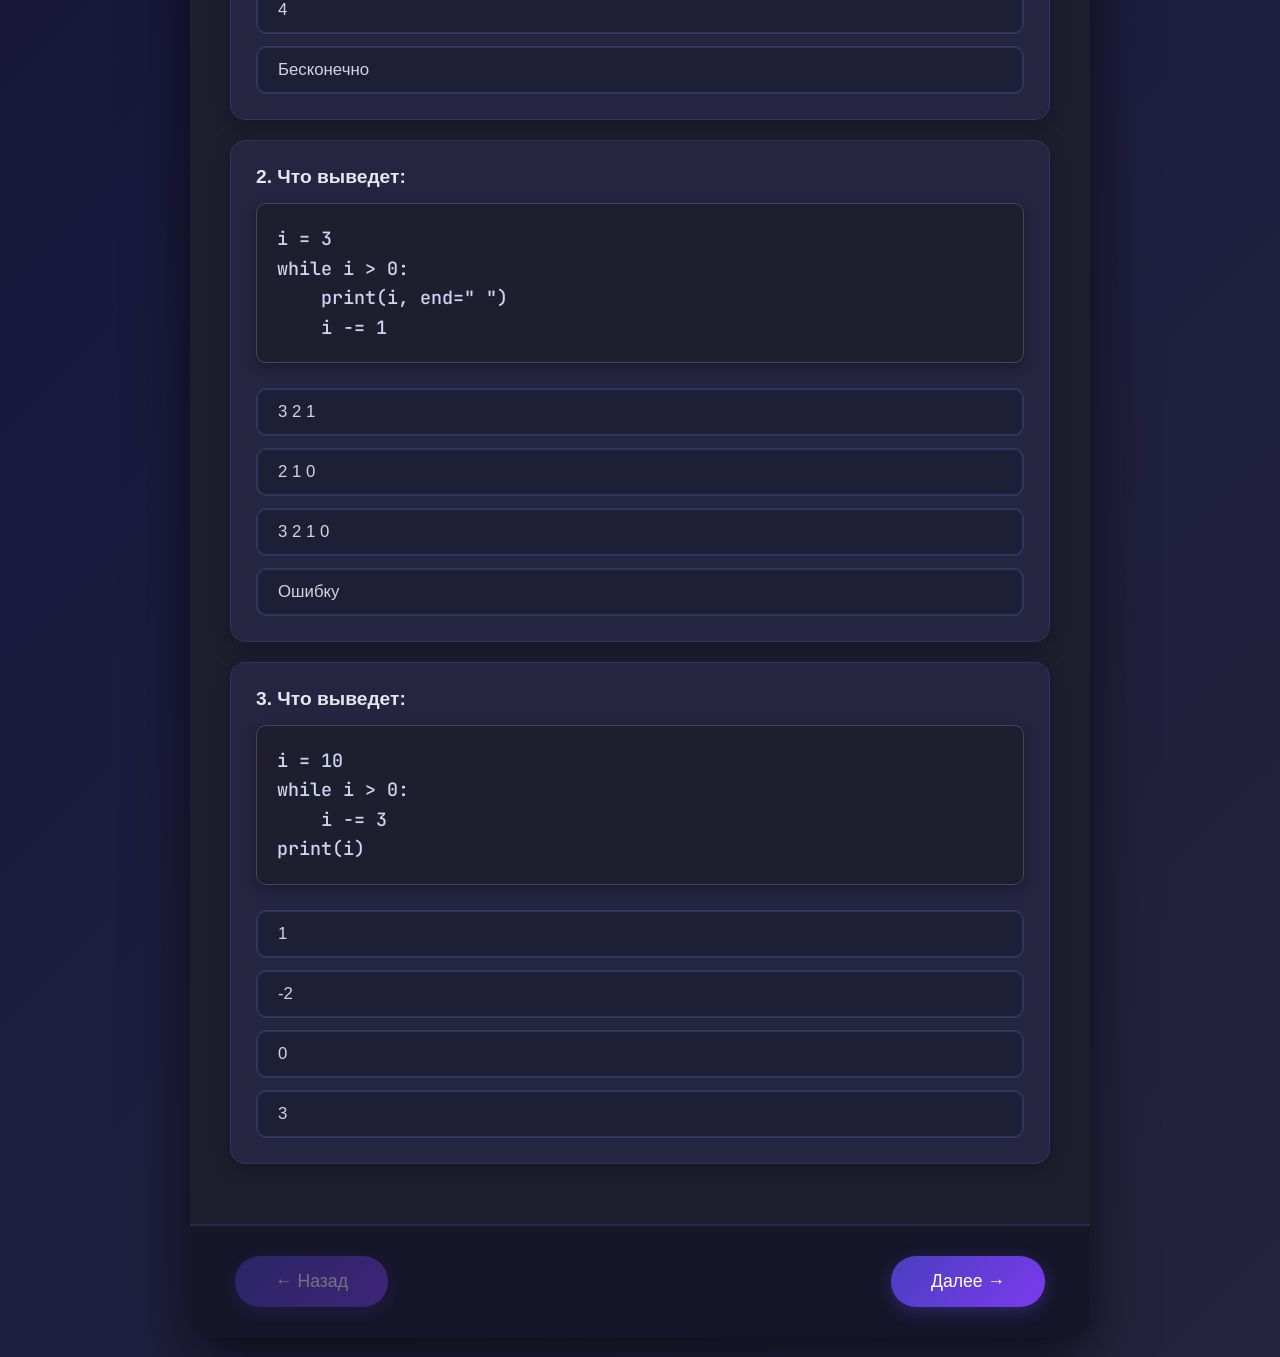
<file: cycles.html>
<!DOCTYPE html>
<html lang="ru">
<head>
    <meta charset="UTF-8">
    <meta name="viewport" content="width=device-width, initial-scale=1.0">
    <title>Циклы — Python</title>
    <link rel="stylesheet" href="style.css">
</head>
<body>
    <div class="container">
        <div class="header">
            <h1><span class="emoji-icon">🔁</span> Циклы</h1>
            <p>while, for, range и управление циклами</p>
        </div>

        <nav class="page-nav">
            <a href="index.html" class="page-link">🏠 Главная</a>
        </nav>

        <div class="stats">
            <div class="stat-item">
                <span class="stat-value" id="score">0</span>
                <span class="stat-label">Очки</span>
            </div>
            <div class="stat-item">
                <span class="stat-value" id="progress">1/6</span>
                <span class="stat-label">Прогресс</span>
            </div>
            <div class="stat-item">
                <span class="stat-value" id="correct">0</span>
                <span class="stat-label">Правильных</span>
            </div>
        </div>

        <div class="progress-bar">
            <div class="progress-fill" id="progressFill"></div>
        </div>

        <div class="content">
            <!-- Раздел 1: while -->
            <div class="lesson-section active" id="section1">
                <h2><span class="emoji-icon">✅</span> Цикл while</h2>
                <p>Цикл <code>while</code> выполняет код <span style="color: #ff7b72; font-weight: bold;">ПОКА</span> условие истинно. Как только условие становится ложным — цикл завершается.</p>

                <div class="code-block"><span class="com"># Простой счётчик</span>
<span class="var">i</span> <span class="op">=</span> <span class="num">1</span>
<span class="kw">while</span> <span class="var">i</span> <span class="op">&lt;=</span> <span class="num">5</span>:
    <span class="func">print</span>(<span class="var">i</span>, <span class="var">end</span><span class="op">=</span><span class="str">" "</span>)
    <span class="var">i</span> <span class="op">+=</span> <span class="num">1</span>
<span class="com"># Вывод: 1 2 3 4 5</span></div>

                <h3>Выход из цикла с помощью break</h3>
                <div class="code-block"><span class="var">i</span> <span class="op">=</span> <span class="num">1</span>
<span class="kw">while</span> <span class="var">i</span> <span class="op">&lt;=</span> <span class="num">10</span>:
    <span class="kw">if</span> <span class="var">i</span> <span class="op">==</span> <span class="num">5</span>:
        <span class="kw">break</span>
    <span class="func">print</span>(<span class="var">i</span>, <span class="var">end</span><span class="op">=</span><span class="str">" "</span>)
    <span class="var">i</span> <span class="op">+=</span> <span class="num">1</span>
<span class="com"># Вывод: 1 2 3 4</span></div>

                <div class="example-box">
                    <strong>⚠️ Бесконечные циклы:</strong>
                    <p><code>while True:</code> — бесконечный цикл. Используйте <code>break</code> для выхода.</p>
                </div>

                <div class="quiz-container">
                    <div class="quiz-question">1. Сколько раз выполнится тело цикла:</div>
                    <pre class="quiz-code">i = 0
while i &lt; 3:
    i += 1</pre>
                    <div class="quiz-options">
                        <div class="quiz-option" data-correct="false">2</div>
                        <div class="quiz-option" data-correct="true">3</div>
                        <div class="quiz-option" data-correct="false">4</div>
                        <div class="quiz-option" data-correct="false">Бесконечно</div>
                    </div>
                </div>
                <div class="quiz-container">
                    <div class="quiz-question">2. Что выведет:</div>
                    <pre class="quiz-code">i = 3
while i &gt; 0:
    print(i, end=" ")
    i -= 1</pre>
                    <div class="quiz-options">
                        <div class="quiz-option" data-correct="true">3 2 1</div>
                        <div class="quiz-option" data-correct="false">2 1 0</div>
                        <div class="quiz-option" data-correct="false">3 2 1 0</div>
                        <div class="quiz-option" data-correct="false">Ошибку</div>
                    </div>
                </div>
                <div class="quiz-container">
                    <div class="quiz-question">3. Что выведет:</div>
                    <pre class="quiz-code">i = 10
while i &gt; 0:
    i -= 3
print(i)</pre>
                    <div class="quiz-options">
                        <div class="quiz-option" data-correct="false">1</div>
                        <div class="quiz-option" data-correct="true">-2</div>
                        <div class="quiz-option" data-correct="false">0</div>
                        <div class="quiz-option" data-correct="false">3</div>
                    </div>
                </div>
            </div>

            <!-- Раздел 2: for + range -->
            <div class="lesson-section" id="section2">
                <h2><span class="emoji-icon">✅</span> Цикл for и функция range()</h2>
                <p>Цикл <code>for</code> перебирает элементы последовательности. Чаще всего используется с функцией <code>range()</code>.</p>

                <h3>Цикл с range()</h3>
                <div class="code-block"><span class="com"># range(5) генерирует числа 0, 1, 2, 3, 4</span>
<span class="com"># Цикл выполнится 5 раз</span>
<span class="kw">for</span> <span class="var">i</span> <span class="kw">in</span> <span class="func">range</span>(<span class="num">5</span>):
    <span class="func">print</span>(<span class="var">i</span>, <span class="var">end</span><span class="op">=</span><span class="str">" "</span>)
<span class="com"># Вывод: 0 1 2 3 4</span></div>

                <h3>Разные варианты range()</h3>
                <div class="code-block"><span class="func">range</span>(<span class="num">5</span>)         <span class="com"># 0, 1, 2, 3, 4 (5 чисел)</span>
<span class="func">range</span>(<span class="num">2</span>, <span class="num">6</span>)      <span class="com"># 2, 3, 4, 5 (конец не включён)</span>
<span class="func">range</span>(<span class="num">0</span>, <span class="num">10</span>, <span class="num">2</span>)  <span class="com"># 0, 2, 4, 6, 8 (шаг 2)</span>
<span class="func">range</span>(<span class="num">5</span>, <span class="num">0</span>, <span class="op">-</span><span class="num">1</span>)  <span class="com"># 5, 4, 3, 2, 1 (обратный порядок)</span></div>

                <div class="example-box">
                    <strong>💡 Запомните:</strong>
                    <p><code>range(n)</code> — цикл выполнится <strong style="color:#a78bfa;">n раз</strong>, значения от 0 до n-1</p>
                    <p><code>range(a, b)</code> — значения от a до b-1 (b не включается)</p>
                    <p><code>range(a, b, step)</code> — значения от a до b-1 с шагом step</p>
                </div>

                <div class="quiz-container">
                    <div class="quiz-question">1. Сколько раз выполнится цикл:</div>
                    <pre class="quiz-code">for i in range(4):
    print(i)</pre>
                    <div class="quiz-options">
                        <div class="quiz-option" data-correct="false">3 раза</div>
                        <div class="quiz-option" data-correct="true">4 раза</div>
                        <div class="quiz-option" data-correct="false">5 раз</div>
                        <div class="quiz-option" data-correct="false">Бесконечно</div>
                    </div>
                </div>
                <div class="quiz-container">
                    <div class="quiz-question">2. Какие числа генерирует <code>range(2, 5)</code>?</div>
                    <div class="quiz-options">
                        <div class="quiz-option" data-correct="true">2, 3, 4</div>
                        <div class="quiz-option" data-correct="false">2, 3, 4, 5</div>
                        <div class="quiz-option" data-correct="false">1, 2, 3, 4</div>
                        <div class="quiz-option" data-correct="false">1, 2, 3, 4, 5</div>
                    </div>
                </div>
                <div class="quiz-container">
                    <div class="quiz-question">3. Что выведет:</div>
                    <pre class="quiz-code">for i in range(0, 10, 3):
    print(i, end=" ")</pre>
                    <div class="quiz-options">
                        <div class="quiz-option" data-correct="true">0 3 6 9</div>
                        <div class="quiz-option" data-correct="false">0 3 6</div>
                        <div class="quiz-option" data-correct="false">3 6 9</div>
                        <div class="quiz-option" data-correct="false">0 3 6 9 12</div>
                    </div>
                </div>
            </div>

            <!-- Раздел 3: Перебор строки -->
            <div class="lesson-section" id="section3">
                <h2><span class="emoji-icon">🔤</span> Перебор строки циклом for</h2>
                <p>Цикл <code>for</code> может перебирать символы строки по одному.</p>

                <div class="code-block"><span class="kw">for</span> <span class="var">letter</span> <span class="kw">in</span> <span class="str">"Python"</span>:
    <span class="func">print</span>(<span class="var">letter</span>, <span class="var">end</span><span class="op">=</span><span class="str">" "</span>)
<span class="com"># Вывод: P y t h o n</span></div>

                <h3>Подсчёт символов</h3>
                <div class="code-block"><span class="var">word</span> <span class="op">=</span> <span class="str">"hello"</span>
<span class="var">count</span> <span class="op">=</span> <span class="num">0</span>
<span class="kw">for</span> <span class="var">ch</span> <span class="kw">in</span> <span class="var">word</span>:
    <span class="kw">if</span> <span class="var">ch</span> <span class="kw">in</span> <span class="str">"aeiou"</span>:
        <span class="var">count</span> <span class="op">+=</span> <span class="num">1</span>
<span class="func">print</span>(<span class="var">count</span>)  <span class="com"># 2 (буквы e и o)</span></div>

                <div class="quiz-container">
                    <div class="quiz-question">1. Что выведет:</div>
                    <pre class="quiz-code">for ch in "abc":
    print(ch, end="")</pre>
                    <div class="quiz-options">
                        <div class="quiz-option" data-correct="true">abc</div>
                        <div class="quiz-option" data-correct="false">a b c</div>
                        <div class="quiz-option" data-correct="false">"abc"</div>
                        <div class="quiz-option" data-correct="false">Ошибку</div>
                    </div>
                </div>
                <div class="quiz-container">
                    <div class="quiz-question">2. Что выведет:</div>
                    <pre class="quiz-code">count = 0
for ch in "banana":
    if ch == "a":
        count += 1
print(count)</pre>
                    <div class="quiz-options">
                        <div class="quiz-option" data-correct="false">2</div>
                        <div class="quiz-option" data-correct="true">3</div>
                        <div class="quiz-option" data-correct="false">4</div>
                        <div class="quiz-option" data-correct="false">6</div>
                    </div>
                </div>
                <div class="quiz-container">
                    <div class="quiz-question">3. Что выведет:</div>
                    <pre class="quiz-code">for ch in "hello":
    if ch == "l":
        print("!", end="")
    else:
        print(ch, end="")</pre>
                    <div class="quiz-options">
                        <div class="quiz-option" data-correct="false">he!lo</div>
                        <div class="quiz-option" data-correct="true">he!!o</div>
                        <div class="quiz-option" data-correct="false">hello</div>
                        <div class="quiz-option" data-correct="false">he!o</div>
                    </div>
                </div>
            </div>

            <!-- Раздел 4: break и continue -->
            <div class="lesson-section" id="section4">
                <h2><span class="emoji-icon">⏹️</span> break и continue</h2>
                <p>Эти операторы позволяют управлять выполнением циклов.</p>

                <div class="code-block"><span class="com"># break — прерывает цикл полностью</span>
<span class="kw">for</span> <span class="var">i</span> <span class="kw">in</span> <span class="func">range</span>(<span class="num">10</span>):
    <span class="kw">if</span> <span class="var">i</span> <span class="op">==</span> <span class="num">5</span>:
        <span class="kw">break</span>
    <span class="func">print</span>(<span class="var">i</span>, <span class="var">end</span><span class="op">=</span><span class="str">" "</span>)
<span class="com"># Вывод: 0 1 2 3 4</span></div>

                <div class="code-block"><span class="com"># continue — пропускает текущую итерацию</span>
<span class="kw">for</span> <span class="var">i</span> <span class="kw">in</span> <span class="func">range</span>(<span class="num">5</span>):
    <span class="kw">if</span> <span class="var">i</span> <span class="op">==</span> <span class="num">2</span>:
        <span class="kw">continue</span>
    <span class="func">print</span>(<span class="var">i</span>, <span class="var">end</span><span class="op">=</span><span class="str">" "</span>)
<span class="com"># Вывод: 0 1 3 4 (пропущено 2)</span></div>

                <div class="example-box">
                    <strong>💡 Разница:</strong>
                    <p><code>break</code> — полностью выходит из цикла</p>
                    <p><code>continue</code> — пропускает только текущую итерацию и идёт дальше</p>
                </div>

                <div class="quiz-container">
                    <div class="quiz-question">1. Что делает <code>break</code>?</div>
                    <div class="quiz-options">
                        <div class="quiz-option" data-correct="false">Пропускает итерацию</div>
                        <div class="quiz-option" data-correct="true">Полностью выходит из цикла</div>
                        <div class="quiz-option" data-correct="false">Завершает программу</div>
                        <div class="quiz-option" data-correct="false">Повторяет итерацию</div>
                    </div>
                </div>
                <div class="quiz-container">
                    <div class="quiz-question">2. Что выведет:</div>
                    <pre class="quiz-code">for i in range(5):
    if i % 2 == 0:
        continue
    print(i, end=" ")</pre>
                    <div class="quiz-options">
                        <div class="quiz-option" data-correct="false">0 2 4</div>
                        <div class="quiz-option" data-correct="true">1 3</div>
                        <div class="quiz-option" data-correct="false">0 1 2 3 4</div>
                        <div class="quiz-option" data-correct="false">1 2 3 4 5</div>
                    </div>
                </div>
                <div class="quiz-container">
                    <div class="quiz-question">3. Что выведет:</div>
                    <pre class="quiz-code">for i in range(6):
    if i == 3:
        break
    print(i, end=" ")</pre>
                    <div class="quiz-options">
                        <div class="quiz-option" data-correct="true">0 1 2</div>
                        <div class="quiz-option" data-correct="false">0 1 2 3</div>
                        <div class="quiz-option" data-correct="false">0 1 2 4 5</div>
                        <div class="quiz-option" data-correct="false">0 1 2 3 4 5</div>
                    </div>
                </div>
            </div>

            <!-- Раздел 5: Практика -->
            <div class="lesson-section" id="section5">
                <h2><span class="emoji-icon">💻</span> Практические паттерны</h2>
                <p>Полезные приёмы работы с циклами.</p>

                <h3>Вложенные циклы</h3>
                <div class="code-block"><span class="kw">for</span> <span class="var">i</span> <span class="kw">in</span> <span class="func">range</span>(<span class="num">1</span>, <span class="num">4</span>):
    <span class="kw">for</span> <span class="var">j</span> <span class="kw">in</span> <span class="func">range</span>(<span class="num">1</span>, <span class="num">4</span>):
        <span class="func">print</span>(<span class="var">i</span> <span class="op">*</span> <span class="var">j</span>, <span class="var">end</span><span class="op">=</span><span class="str">"\t"</span>)
    <span class="func">print</span>()</div>

                <h3>Накопление суммы</h3>
                <div class="code-block"><span class="var">total</span> <span class="op">=</span> <span class="num">0</span>
<span class="kw">for</span> <span class="var">i</span> <span class="kw">in</span> <span class="func">range</span>(<span class="num">1</span>, <span class="num">6</span>):
    <span class="var">total</span> <span class="op">+=</span> <span class="var">i</span> <span class="op">**</span> <span class="num">2</span>
<span class="func">print</span>(<span class="var">total</span>)  <span class="com"># 1 + 4 + 9 + 16 + 25 = 55</span></div>

                <div class="quiz-container">
                    <div class="quiz-question">1. Что выведет:</div>
                    <pre class="quiz-code">for i in range(2):
    for j in range(2):
        print(i + j, end=" ")</pre>
                    <div class="quiz-options">
                        <div class="quiz-option" data-correct="true">0 1 1 2</div>
                        <div class="quiz-option" data-correct="false">0 1 2 3</div>
                        <div class="quiz-option" data-correct="false">1 2 2 3</div>
                        <div class="quiz-option" data-correct="false">Ошибку</div>
                    </div>
                </div>
                <div class="quiz-container">
                    <div class="quiz-question">2. Что выведет:</div>
                    <pre class="quiz-code">total = 0
for i in range(1, 4):
    total += i
print(total)</pre>
                    <div class="quiz-options">
                        <div class="quiz-option" data-correct="true">6</div>
                        <div class="quiz-option" data-correct="false">10</div>
                        <div class="quiz-option" data-correct="false">3</div>
                        <div class="quiz-option" data-correct="false">4</div>
                    </div>
                </div>
                <div class="quiz-container">
                    <div class="quiz-question">3. Что выведет:</div>
                    <pre class="quiz-code">count = 0
for i in range(10):
    if i % 3 == 0:
        continue
    count += 1
print(count)</pre>
                    <div class="quiz-options">
                        <div class="quiz-option" data-correct="false">3</div>
                        <div class="quiz-option" data-correct="true">7</div>
                        <div class="quiz-option" data-correct="false">10</div>
                        <div class="quiz-option" data-correct="false">4</div>
                    </div>
                </div>
            </div>

            <!-- Раздел 6: Итоговый тест -->
            <div class="lesson-section" id="section6">
                <h2><span class="emoji-icon">🏆</span> Итоговый тест</h2>
                <div class="final-test-header">
                    <h3 style="margin:0; color:#856404;">10 вопросов, 7 минут. Удачи!</h3>
                </div>

                <div class="global-timer" id="globalTimer">️ 7:00</div>
                <div class="final-test-stats" id="finalTestStats" style="display: none;"></div>

                <div class="quiz-container final-q">
                    <div class="quiz-question">1. Что выведет:</div>
                    <pre class="quiz-code">for i in range(1, 4):
    print(i * 2, end=" ")</pre>
                    <div class="quiz-options">
                        <div class="quiz-option" data-correct="true">2 4 6</div>
                        <div class="quiz-option" data-correct="false">1 2 3</div>
                        <div class="quiz-option" data-correct="false">2 4 6 8</div>
                        <div class="quiz-option" data-correct="false">1 4 9</div>
                    </div>
                </div>
                <div class="quiz-container final-q">
                    <div class="quiz-question">2. Что выведет:</div>
                    <pre class="quiz-code">i = 10
while i &gt; 0:
    i -= 3
print(i)</pre>
                    <div class="quiz-options">
                        <div class="quiz-option" data-correct="false">1</div>
                        <div class="quiz-option" data-correct="true">-2</div>
                        <div class="quiz-option" data-correct="false">0</div>
                        <div class="quiz-option" data-correct="false">3</div>
                    </div>
                </div>
                <div class="quiz-container final-q">
                    <div class="quiz-question">3. Что выведет:</div>
                    <pre class="quiz-code">for i in range(5):
    if i % 2 == 0:
        continue
    print(i, end=" ")</pre>
                    <div class="quiz-options">
                        <div class="quiz-option" data-correct="false">0 2 4</div>
                        <div class="quiz-option" data-correct="true">1 3</div>
                        <div class="quiz-option" data-correct="false">0 1 2 3 4</div>
                        <div class="quiz-option" data-correct="false">1 2 3 4 5</div>
                    </div>
                </div>
                <div class="quiz-container final-q">
                    <div class="quiz-question">4. Что выведет:</div>
                    <pre class="quiz-code">s = 0
for i in range(1, 5):
    s += i
print(s)</pre>
                    <div class="quiz-options">
                        <div class="quiz-option" data-correct="true">10</div>
                        <div class="quiz-option" data-correct="false">15</div>
                        <div class="quiz-option" data-correct="false">6</div>
                        <div class="quiz-option" data-correct="false">4</div>
                    </div>
                </div>
                <div class="quiz-container final-q">
                    <div class="quiz-question">5. Что выведет:</div>
                    <pre class="quiz-code">for i in range(3):
    for j in range(2):
        print("*", end="")
    print()</pre>
                    <div class="quiz-options">
                        <div class="quiz-option" data-correct="true">**<br>**<br>**</div>
                        <div class="quiz-option" data-correct="false">******</div>
                        <div class="quiz-option" data-correct="false">*<br>*<br>*</div>
                        <div class="quiz-option" data-correct="false">Ошибку</div>
                    </div>
                </div>
                <div class="quiz-container final-q">
                    <div class="quiz-question">6. Что выведет:</div>
                    <pre class="quiz-code">i = 0
while i &lt; 10:
    if i == 3:
        break
    i += 1
print(i)</pre>
                    <div class="quiz-options">
                        <div class="quiz-option" data-correct="true">3</div>
                        <div class="quiz-option" data-correct="false">4</div>
                        <div class="quiz-option" data-correct="false">10</div>
                        <div class="quiz-option" data-correct="false">2</div>
                    </div>
                </div>
                <div class="quiz-container final-q">
                    <div class="quiz-question">7. Что выведет:</div>
                    <pre class="quiz-code">count = 0
for ch in "programming":
    if ch == "r":
        count += 1
print(count)</pre>
                    <div class="quiz-options">
                        <div class="quiz-option" data-correct="true">2</div>
                        <div class="quiz-option" data-correct="false">1</div>
                        <div class="quiz-option" data-correct="false">3</div>
                        <div class="quiz-option" data-correct="false">0</div>
                    </div>
                </div>
                <div class="quiz-container final-q">
                    <div class="quiz-question">8. Что выведет:</div>
                    <pre class="quiz-code">i = 1
while i &lt; 10:
    i *= 2
print(i)</pre>
                    <div class="quiz-options">
                        <div class="quiz-option" data-correct="false">8</div>
                        <div class="quiz-option" data-correct="true">16</div>
                        <div class="quiz-option" data-correct="false">10</div>
                        <div class="quiz-option" data-correct="false">32</div>
                    </div>
                </div>
                <div class="quiz-container final-q">
                    <div class="quiz-question">9. Что выведет:</div>
                    <pre class="quiz-code">for i in range(5, 0, -1):
    print(i, end=" ")</pre>
                    <div class="quiz-options">
                        <div class="quiz-option" data-correct="true">5 4 3 2 1</div>
                        <div class="quiz-option" data-correct="false">5 4 3 2 1 0</div>
                        <div class="quiz-option" data-correct="false">0 1 2 3 4 5</div>
                        <div class="quiz-option" data-correct="false">Ошибку</div>
                    </div>
                </div>
                <div class="quiz-container final-q">
                    <div class="quiz-question">10. Что выведет:</div>
                    <pre class="quiz-code">total = 0
for i in range(1, 6):
    if i % 2 == 0:
        total += i
print(total)</pre>
                    <div class="quiz-options">
                        <div class="quiz-option" data-correct="false">15</div>
                        <div class="quiz-option" data-correct="true">6</div>
                        <div class="quiz-option" data-correct="false">9</div>
                        <div class="quiz-option" data-correct="false">4</div>
                    </div>
                </div>
            </div>
        </div>

        <div class="navigation">
            <button class="btn" id="prevBtn" onclick="previousSection()" disabled>← Назад</button>
            <button class="btn" id="nextBtn" onclick="nextSection()">Далее →</button>
        </div>
    </div>

    <script src="script_cycles.js"></script>
</body>
</html>
</file>
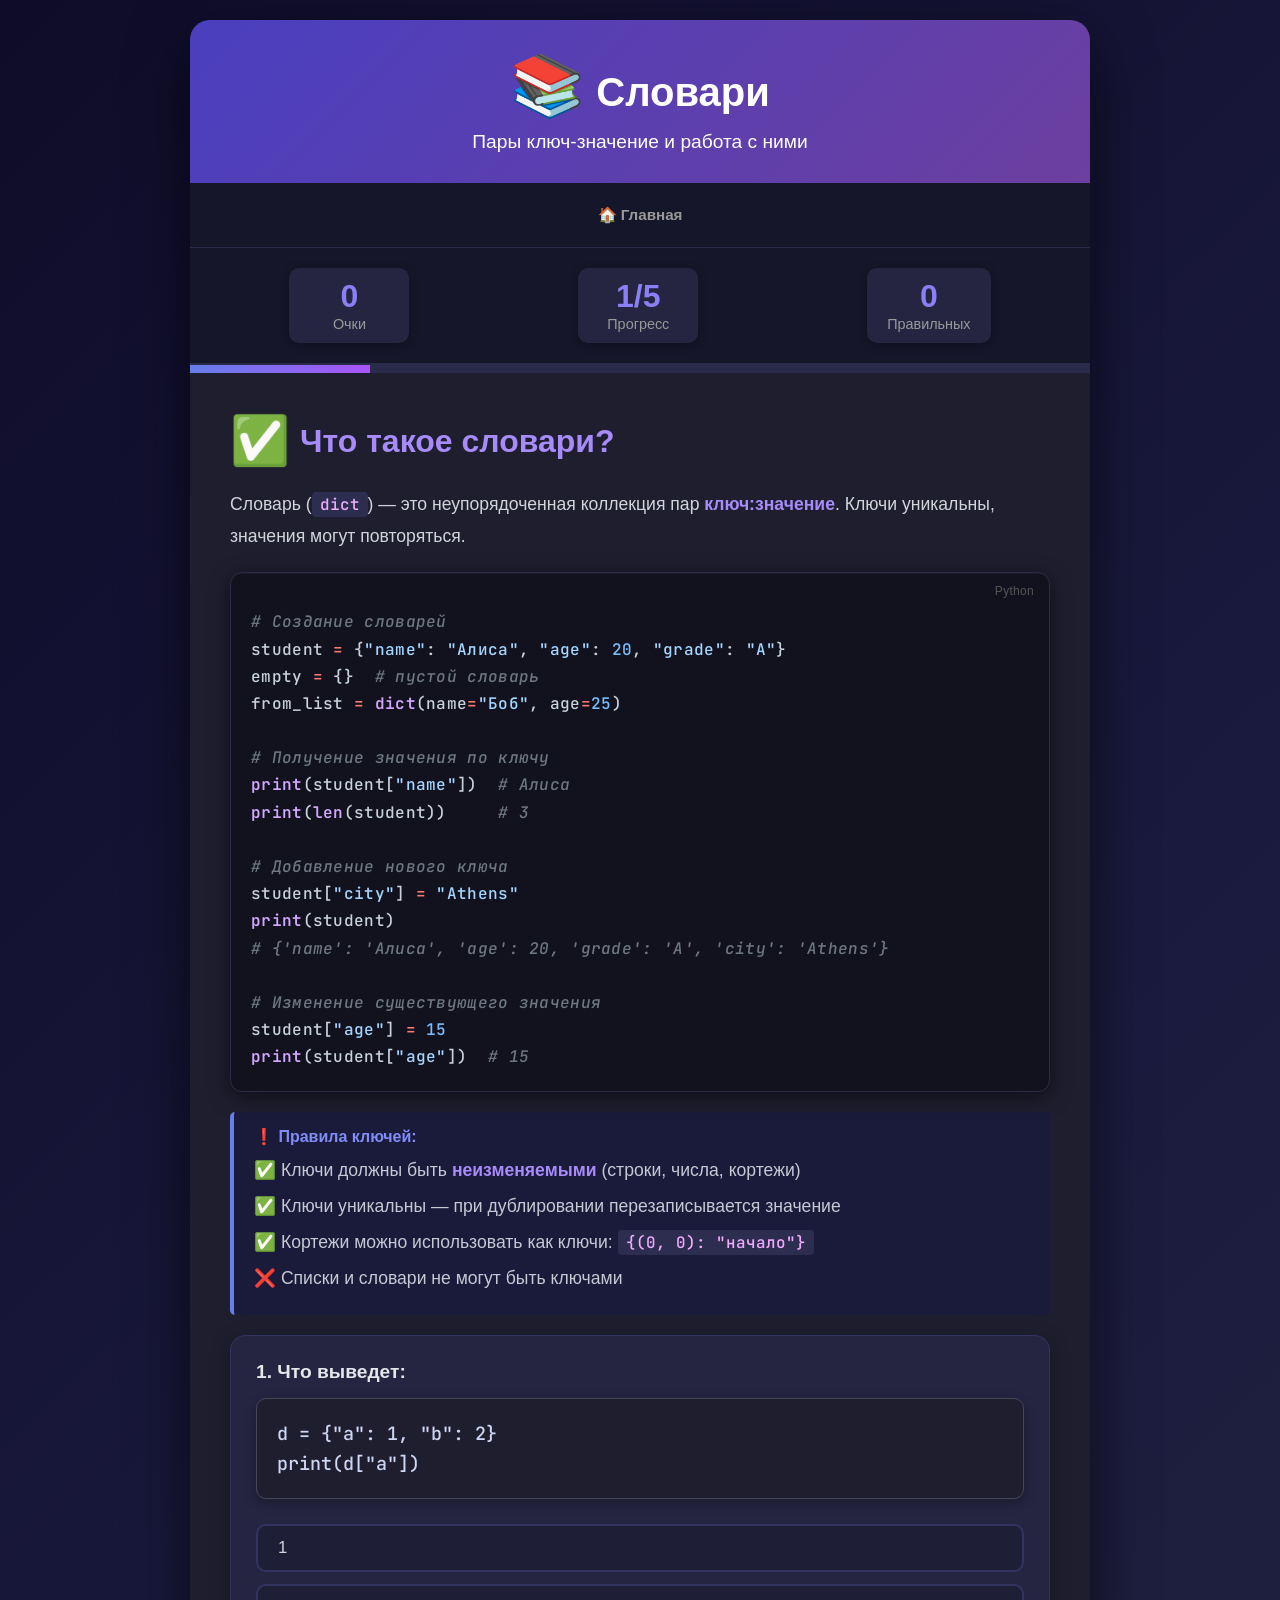
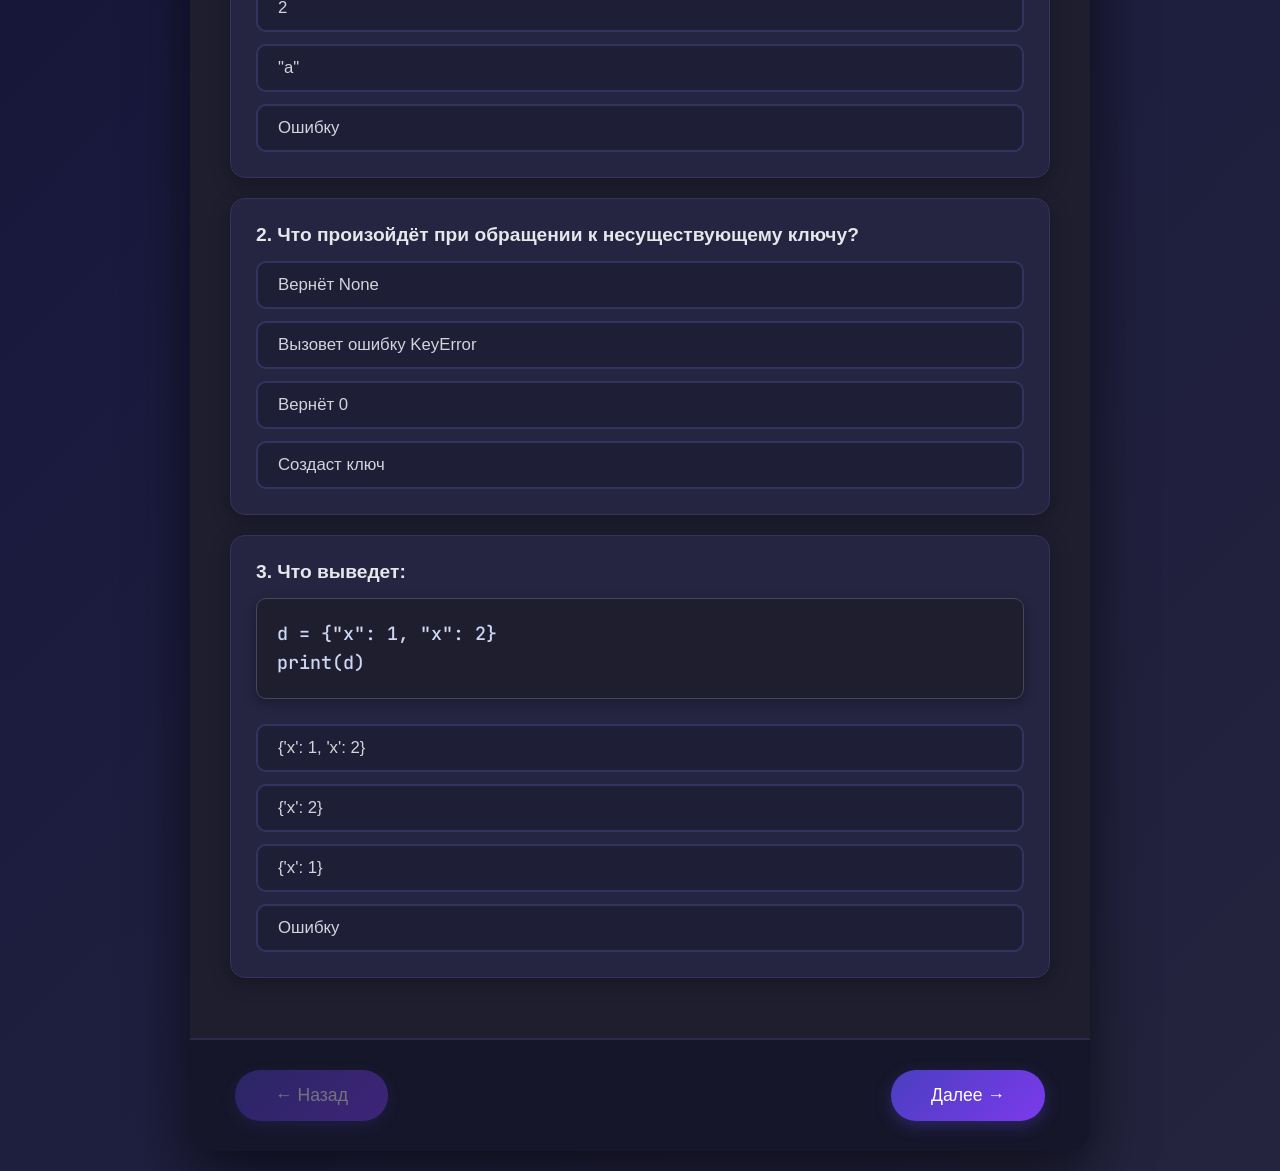
<file: dicts.html>
<!DOCTYPE html>
<html lang="ru">
<head>
    <meta charset="UTF-8">
    <meta name="viewport" content="width=device-width, initial-scale=1.0">
    <title>Словари — Python</title>
    <link rel="stylesheet" href="style.css">
</head>
<body>
    <div class="container">
        <div class="header">
            <h1><span class="emoji-icon">📚</span> Словари</h1>
            <p>Пары ключ-значение и работа с ними</p>
        </div>

        <nav class="page-nav">
            <a href="index.html" class="page-link">🏠 Главная</a>
        </nav>

        <div class="stats">
            <div class="stat-item">
                <span class="stat-value" id="score">0</span>
                <span class="stat-label">Очки</span>
            </div>
            <div class="stat-item">
                <span class="stat-value" id="progress">1/5</span>
                <span class="stat-label">Прогресс</span>
            </div>
            <div class="stat-item">
                <span class="stat-value" id="correct">0</span>
                <span class="stat-label">Правильных</span>
            </div>
        </div>

        <div class="progress-bar">
            <div class="progress-fill" id="progressFill"></div>
        </div>

        <div class="content">
            <!-- Раздел 1: Что такое словари -->
            <div class="lesson-section active" id="section1">
                <h2><span class="emoji-icon">✅</span> Что такое словари?</h2>
                <p>Словарь (<code>dict</code>) — это неупорядоченная коллекция пар <strong style="color:#a78bfa;">ключ:значение</strong>. Ключи уникальны, значения могут повторяться.</p>

                <div class="code-block"><span class="com"># Создание словарей</span>
<span class="var">student</span> <span class="op">=</span> {<span class="str">"name"</span>: <span class="str">"Алиса"</span>, <span class="str">"age"</span>: <span class="num">20</span>, <span class="str">"grade"</span>: <span class="str">"A"</span>}
<span class="var">empty</span> <span class="op">=</span> {}  <span class="com"># пустой словарь</span>
<span class="var">from_list</span> <span class="op">=</span> <span class="func">dict</span>(<span class="var">name</span><span class="op">=</span><span class="str">"Боб"</span>, <span class="var">age</span><span class="op">=</span><span class="num">25</span>)

<span class="com"># Получение значения по ключу</span>
<span class="func">print</span>(<span class="var">student</span>[<span class="str">"name"</span>])  <span class="com"># Алиса</span>
<span class="func">print</span>(<span class="func">len</span>(<span class="var">student</span>))     <span class="com"># 3</span>

<span class="com"># Добавление нового ключа</span>
<span class="var">student</span>[<span class="str">"city"</span>] <span class="op">=</span> <span class="str">"Athens"</span>
<span class="func">print</span>(<span class="var">student</span>)
<span class="com"># {'name': 'Алиса', 'age': 20, 'grade': 'A', 'city': 'Athens'}</span>

<span class="com"># Изменение существующего значения</span>
<span class="var">student</span>[<span class="str">"age"</span>] <span class="op">=</span> <span class="num">15</span>
<span class="func">print</span>(<span class="var">student</span>[<span class="str">"age"</span>])  <span class="com"># 15</span></div>

                <div class="example-box">
                    <strong>❗ Правила ключей:</strong>
                    <p>✅ Ключи должны быть <strong style="color:#a78bfa;">неизменяемыми</strong> (строки, числа, кортежи)</p>
                    <p>✅ Ключи уникальны — при дублировании перезаписывается значение</p>
                    <p>✅ Кортежи можно использовать как ключи: <code>{(0, 0): "начало"}</code></p>
                    <p>❌ Списки и словари не могут быть ключами</p>
                </div>

                <div class="quiz-container">
                    <div class="quiz-question">1. Что выведет:</div>
                    <pre class="quiz-code">d = {"a": 1, "b": 2}
print(d["a"])</pre>
                    <div class="quiz-options">
                        <div class="quiz-option" data-correct="true">1</div>
                        <div class="quiz-option" data-correct="false">2</div>
                        <div class="quiz-option" data-correct="false">"a"</div>
                        <div class="quiz-option" data-correct="false">Ошибку</div>
                    </div>
                </div>
                <div class="quiz-container">
                    <div class="quiz-question">2. Что произойдёт при обращении к несуществующему ключу?</div>
                    <div class="quiz-options">
                        <div class="quiz-option" data-correct="false">Вернёт None</div>
                        <div class="quiz-option" data-correct="true">Вызовет ошибку KeyError</div>
                        <div class="quiz-option" data-correct="false">Вернёт 0</div>
                        <div class="quiz-option" data-correct="false">Создаст ключ</div>
                    </div>
                </div>
                <div class="quiz-container">
                    <div class="quiz-question">3. Что выведет:</div>
                    <pre class="quiz-code">d = {"x": 1, "x": 2}
print(d)</pre>
                    <div class="quiz-options">
                        <div class="quiz-option" data-correct="false">{'x': 1, 'x': 2}</div>
                        <div class="quiz-option" data-correct="true">{'x': 2}</div>
                        <div class="quiz-option" data-correct="false">{'x': 1}</div>
                        <div class="quiz-option" data-correct="false">Ошибку</div>
                    </div>
                </div>
            </div>

            <!-- Раздел 2: Методы словарей -->
            <div class="lesson-section" id="section2">
                <h2><span class="emoji-icon">🔧</span> Методы словарей</h2>
                <p>Словари имеют удобные методы для безопасной работы с данными.</p>

                <div class="code-block"><span class="var">student</span> <span class="op">=</span> {<span class="str">"name"</span>: <span class="str">"Алиса"</span>, <span class="str">"age"</span>: <span class="num">20</span>}

<span class="com"># get — безопасное получение значения</span>
<span class="com"># Первый аргумент — ключ, второй — значение по умолчанию</span>
<span class="com"># Если ключ не найден, возвращается второй аргумент</span>
<span class="func">print</span>(<span class="var">student</span>.<span class="func">get</span>(<span class="str">"name"</span>))       <span class="com"># Алиса</span>
<span class="func">print</span>(<span class="var">student</span>.<span class="func">get</span>(<span class="str">"grade"</span>, <span class="str">"?"</span>))  <span class="com"># ? (ключа нет, вернули "?")</span>
<span class="func">print</span>(<span class="var">student</span>.<span class="func">get</span>(<span class="str">"grade"</span>))
<span class="com"># None (без второго аргумента)</span>

<span class="com"># keys, values, items — получение частей словаря</span>
<span class="func">print</span>(<span class="var">student</span>.<span class="func">keys</span>())    <span class="com"># dict_keys(['name', 'age'])</span>
<span class="func">print</span>(<span class="var">student</span>.<span class="func">values</span>())  <span class="com"># dict_values(['Алиса', 20])</span>
<span class="func">print</span>(<span class="var">student</span>.<span class="func">items</span>())
<span class="com"># dict_items([('name', 'Алиса'), ('age', 20)])</span>

<span class="com"># update — добавление/обновление пар</span>
<span class="var">student</span>.<span class="func">update</span>({<span class="str">"grade"</span>: <span class="str">"A"</span>})
<span class="func">print</span>(<span class="var">student</span>)  <span class="com"># {'name': 'Алиса', 'age': 20, 'grade': 'A'}</span>

<span class="com"># Удаление элементов</span>
<span class="com"># del — удаляет по ключу (ничего не возвращает)</span>
<span class="kw">del</span> <span class="var">student</span>[<span class="str">"grade"</span>]

<span class="com"># pop — удаляет по ключу и возвращает значение</span>
<span class="var">age</span> <span class="op">=</span> <span class="var">student</span>.<span class="func">pop</span>(<span class="str">"age"</span>)
<span class="func">print</span>(<span class="var">age</span>)      <span class="com"># 20</span></div>

                <div class="example-box">
                    <strong>💡 del vs pop:</strong>
                    <p><code>del d[key]</code> — просто удаляет, ничего не возвращает</p>
                    <p><code>d.pop(key)</code> — удаляет и возвращает значение (удобно, если оно нужно)</p>
                </div>

                <div class="quiz-container">
                    <div class="quiz-question">1. Что выведет:</div>
                    <pre class="quiz-code">d = {"a": 1}
print(d.get("b", 0))</pre>
                    <div class="quiz-options">
                        <div class="quiz-option" data-correct="false">None</div>
                        <div class="quiz-option" data-correct="true">0</div>
                        <div class="quiz-option" data-correct="false">Ошибку</div>
                        <div class="quiz-option" data-correct="false">"b"</div>
                    </div>
                </div>
                <div class="quiz-container">
                    <div class="quiz-question">2. Что выведет:</div>
                    <pre class="quiz-code">d = {"x": 1, "y": 2}
print(list(d.keys()))</pre>
                    <div class="quiz-options">
                        <div class="quiz-option" data-correct="true">['x', 'y']</div>
                        <div class="quiz-option" data-correct="false">[1, 2]</div>
                        <div class="quiz-option" data-correct="false">[('x', 1), ('y', 2)]</div>
                        <div class="quiz-option" data-correct="false">Ошибку</div>
                    </div>
                </div>
                <div class="quiz-container">
                    <div class="quiz-question">3. Что выведет:</div>
                    <pre class="quiz-code">d = {"a": 1, "b": 2}
d["c"] = 3
print(len(d))</pre>
                    <div class="quiz-options">
                        <div class="quiz-option" data-correct="false">2</div>
                        <div class="quiz-option" data-correct="true">3</div>
                        <div class="quiz-option" data-correct="false">4</div>
                        <div class="quiz-option" data-correct="false">Ошибку</div>
                    </div>
                </div>
            </div>

            <!-- Раздел 3: Перебор словарей -->
            <div class="lesson-section" id="section3">
                <h2><span class="emoji-icon">🔁</span> Перебор словарей циклом for</h2>
                <p>Словари можно перебирать разными способами — по ключам, значениям или парам.</p>

                <h3>Перебор ключей</h3>
                <div class="code-block"><span class="var">student</span> <span class="op">=</span> {<span class="str">"name"</span>: <span class="str">"Алиса"</span>, <span class="str">"age"</span>: <span class="num">20</span>}

<span class="kw">for</span> <span class="var">key</span> <span class="kw">in</span> <span class="var">student</span>:
    <span class="func">print</span>(<span class="var">key</span>)
<span class="com"># name</span>
<span class="com"># age</span></div>

                <h3>Перебор значений</h3>
                <div class="code-block"><span class="kw">for</span> <span class="var">value</span> <span class="kw">in</span> <span class="var">student</span>.<span class="func">values</span>():
    <span class="func">print</span>(<span class="var">value</span>)
<span class="com"># Алиса</span>
<span class="com"># 20</span></div>

                <h3>Перебор пар ключ-значение</h3>
                <div class="code-block"><span class="kw">for</span> <span class="var">key</span>, <span class="var">value</span> <span class="kw">in</span> <span class="var">student</span>.<span class="func">items</span>():
    <span class="func">print</span>(<span class="var">key</span>, <span class="str">"→"</span>, <span class="var">value</span>)
<span class="com"># name → Алиса</span>
<span class="com"># age → 20</span></div>

                <div class="example-box">
                    <strong>💡 Полезные приёмы:</strong>
                    <p><code>for key in dict:</code> — перебор ключей (по умолчанию)</p>
                    <p><code>for value in dict.values():</code> — перебор значений</p>
                    <p><code>for key, value in dict.items():</code> — перебор пар</p>
                </div>

                <div class="quiz-container">
                    <div class="quiz-question">1. Что выведет:</div>
                    <pre class="quiz-code">d = {"name": "Bob", "age": 25}
for key in d:
    print(key, end=" ")</pre>
                    <div class="quiz-options">
                        <div class="quiz-option" data-correct="true">name age</div>
                        <div class="quiz-option" data-correct="false">Bob 25</div>
                        <div class="quiz-option" data-correct="false">name Bob age 25</div>
                        <div class="quiz-option" data-correct="false">Ошибку</div>
                    </div>
                </div>
                <div class="quiz-container">
                    <div class="quiz-question">2. Что выведет:</div>
                    <pre class="quiz-code">d = {"x": 10, "y": 20}
for v in d.values():
    print(v, end=" ")</pre>
                    <div class="quiz-options">
                        <div class="quiz-option" data-correct="false">x y</div>
                        <div class="quiz-option" data-correct="true">10 20</div>
                        <div class="quiz-option" data-correct="false">('x', 10) ('y', 20)</div>
                        <div class="quiz-option" data-correct="false">Ошибку</div>
                    </div>
                </div>
                <div class="quiz-container">
                    <div class="quiz-question">3. Что выведет:</div>
                    <pre class="quiz-code">d = {"a": 1}
for k, v in d.items():
    print(k, v)</pre>
                    <div class="quiz-options">
                        <div class="quiz-option" data-correct="true">a 1</div>
                        <div class="quiz-option" data-correct="false">('a', 1)</div>
                        <div class="quiz-option" data-correct="false">a</div>
                        <div class="quiz-option" data-correct="false">Ошибку</div>
                    </div>
                </div>
            </div>

            <!-- Раздел 4: Практические паттерны -->
            <div class="lesson-section" id="section4">
                <h2><span class="emoji-icon">💻</span> Практические паттерны</h2>
                <p>Рассмотрим полезные приёмы работы со словарями.</p>

                <h3>Счётчик элементов — вариант 1 (через if)</h3>
                <div class="code-block"><span class="var">words</span> <span class="op">=</span> [<span class="str">"кот"</span>, <span class="str">"пёс"</span>, <span class="str">"кот"</span>, <span class="str">"кот"</span>, <span class="str">"пёс"</span>]
<span class="var">counter</span> <span class="op">=</span> {}

<span class="kw">for</span> <span class="var">word</span> <span class="kw">in</span> <span class="var">words</span>:
    <span class="kw">if</span> <span class="var">word</span> <span class="kw">in</span> <span class="var">counter</span>:
        <span class="var">counter</span>[<span class="var">word</span>] <span class="op">+=</span> <span class="num">1</span>
    <span class="kw">else</span>:
        <span class="var">counter</span>[<span class="var">word</span>] <span class="op">=</span> <span class="num">1</span>

<span class="func">print</span>(<span class="var">counter</span>)  <span class="com"># {'кот': 3, 'пёс': 2}</span></div>

                <h3>Счётчик элементов — вариант 2 (через get)</h3>
                <div class="code-block"><span class="var">words</span> <span class="op">=</span> [<span class="str">"кот"</span>, <span class="str">"пёс"</span>, <span class="str">"кот"</span>, <span class="str">"кот"</span>, <span class="str">"пёс"</span>]
<span class="var">counter</span> <span class="op">=</span> {}

<span class="kw">for</span> <span class="var">word</span> <span class="kw">in</span> <span class="var">words</span>:
    <span class="var">counter</span>[<span class="var">word</span>] <span class="op">=</span> <span class="var">counter</span>.<span class="func">get</span>(<span class="var">word</span>, <span class="num">0</span>) <span class="op">+</span> <span class="num">1</span>

<span class="func">print</span>(<span class="var">counter</span>)  <span class="com"># {'кот': 3, 'пёс': 2}</span></div>

                <div class="example-box">
                    <strong>💡 Как работает вариант через get:</strong>
                    <p><code>counter.get(word, 0)</code> — берёт текущее значение ключа <code>word</code>, а если ключа ещё нет — возвращает <code>0</code></p>
                    <p>Затем прибавляем <code>1</code> и записываем обратно в <code>counter[word]</code></p>
                    <p>При первом появлении слова: <code>0 + 1 = 1</code></p>
                    <p>При втором: <code>1 + 1 = 2</code>, и так далее</p>
                </div>

                <h3>Использование кортежей как ключей</h3>
                <div class="code-block"><span class="com"># Координаты как ключи словаря</span>
<span class="var">grid</span> <span class="op">=</span> {}
<span class="var">grid</span>[(<span class="num">0</span>, <span class="num">0</span>)] <span class="op">=</span> <span class="str">"начало"</span>
<span class="var">grid</span>[(<span class="num">1</span>, <span class="num">2</span>)] <span class="op">=</span> <span class="str">"точка"</span>

<span class="func">print</span>(<span class="var">grid</span>[(<span class="num">0</span>, <span class="num">0</span>)])  <span class="com"># начало</span>

<span class="com"># Нельзя использовать список как ключ:</span>
<span class="com"># grid[[0, 0]] = "ошибка"  # TypeError!</span></div>

                <div class="quiz-container">
                    <div class="quiz-question">1. Что выведет:</div>
                    <pre class="quiz-code">d = {}
for w in ["a", "a", "b"]:
    d[w] = d.get(w, 0) + 1
print(d["a"])</pre>
                    <div class="quiz-options">
                        <div class="quiz-option" data-correct="false">1</div>
                        <div class="quiz-option" data-correct="true">2</div>
                        <div class="quiz-option" data-correct="false">3</div>
                        <div class="quiz-option" data-correct="false">Ошибку</div>
                    </div>
                </div>
                <div class="quiz-container">
                    <div class="quiz-question">2. Что выведет:</div>
                    <pre class="quiz-code">grid = {}
grid[(0, 0)] = "start"
print(grid[(0, 0)])</pre>
                    <div class="quiz-options">
                        <div class="quiz-option" data-correct="true">start</div>
                        <div class="quiz-option" data-correct="false">Ошибку</div>
                        <div class="quiz-option" data-correct="false">None</div>
                        <div class="quiz-option" data-correct="false">(0, 0)</div>
                    </div>
                </div>
                <div class="quiz-container">
                    <div class="quiz-question">3. Можно ли использовать список как ключ словаря?</div>
                    <div class="quiz-options">
                        <div class="quiz-option" data-correct="false">Да</div>
                        <div class="quiz-option" data-correct="true">Нет</div>
                        <div class="quiz-option" data-correct="false">Только пустой список</div>
                        <div class="quiz-option" data-correct="false">Только с числами</div>
                    </div>
                </div>
            </div>

            <!-- Раздел 5: Итоговый тест -->
            <div class="lesson-section" id="section5">
                <h2><span class="emoji-icon">🏆</span> Итоговый тест</h2>
                <div class="final-test-header">
                    <h3 style="margin:0; color:#856404;">10 вопросов, 7 минут. Удачи!</h3>
                </div>

                <div class="global-timer" id="globalTimer">⏱️ 7:00</div>
                <div class="final-test-stats" id="finalTestStats" style="display: none;"></div>

                <div class="quiz-container final-q">
                    <div class="quiz-question">1. Меню ресторана. Что выведет:</div>
                    <pre class="quiz-code">menu = {"пицца": 500, "паста": 350}
menu["салат"] = 250
print(len(menu))</pre>
                    <div class="quiz-options">
                        <div class="quiz-option" data-correct="false">2</div>
                        <div class="quiz-option" data-correct="true">3</div>
                        <div class="quiz-option" data-correct="false">4</div>
                        <div class="quiz-option" data-correct="false">Ошибку</div>
                    </div>
                </div>
                <div class="quiz-container final-q">
                    <div class="quiz-question">2. Мини-переводчик. Что выведет:</div>
                    <pre class="quiz-code">translate = {"hello": "привет"}
print(translate.get("bye", "неизвестно"))</pre>
                    <div class="quiz-options">
                        <div class="quiz-option" data-correct="false">None</div>
                        <div class="quiz-option" data-correct="true">неизвестно</div>
                        <div class="quiz-option" data-correct="false">Ошибку</div>
                        <div class="quiz-option" data-correct="false">"bye"</div>
                    </div>
                </div>
                <div class="quiz-container final-q">
                    <div class="quiz-question">3. Команда разработчиков. Что выведет:</div>
                    <pre class="quiz-code">team = {"lead": "Алиса", "dev": "Боб"}
for role in team:
    print(role, end=" ")</pre>
                    <div class="quiz-options">
                        <div class="quiz-option" data-correct="true">lead dev</div>
                        <div class="quiz-option" data-correct="false">Алиса Боб</div>
                        <div class="quiz-option" data-correct="false">lead Алиса dev Боб</div>
                        <div class="quiz-option" data-correct="false">Ошибку</div>
                    </div>
                </div>
                <div class="quiz-container final-q">
                    <div class="quiz-question">4. Фруктовый магазин. Что выведет:</div>
                    <pre class="quiz-code">shop = {"яблоки": 10, "груши": 20, "сливы": 30}
print(list(shop.values()))</pre>
                    <div class="quiz-options">
                        <div class="quiz-option" data-correct="false">['яблоки', 'груши', 'сливы']</div>
                        <div class="quiz-option" data-correct="true">[10, 20, 30]</div>
                        <div class="quiz-option" data-correct="false">[('яблоки', 10), ('груши', 20), ('сливы', 30)]</div>
                        <div class="quiz-option" data-correct="false">Ошибку</div>
                    </div>
                </div>
                <div class="quiz-container final-q">
                    <div class="quiz-question">5. Прогноз погоды. Что выведет:</div>
                    <pre class="quiz-code">weather = {"monday": "sunny"}
weather.pop("monday")
print(weather)</pre>
                    <div class="quiz-options">
                        <div class="quiz-option" data-correct="true">{}</div>
                        <div class="quiz-option" data-correct="false">{"monday": "sunny"}</div>
                        <div class="quiz-option" data-correct="false">"sunny"</div>
                        <div class="quiz-option" data-correct="false">Ошибку</div>
                    </div>
                </div>
                <div class="quiz-container final-q">
                    <div class="quiz-question">6. Звуки животных. Что выведет:</div>
                    <pre class="quiz-code">sounds = {"cat": "мяу", "dog": "гав", "cow": "му"}
del sounds["dog"]
print(sounds)</pre>
                    <div class="quiz-options">
                        <div class="quiz-option" data-correct="false">{'cat': 'мяу', 'dog': 'гав', 'cow': 'му'}</div>
                        <div class="quiz-option" data-correct="true">{'cat': 'мяу', 'cow': 'му'}</div>
                        <div class="quiz-option" data-correct="false">{'dog': 'гав'}</div>
                        <div class="quiz-option" data-correct="false">Ошибку</div>
                    </div>
                </div>
                <div class="quiz-container final-q">
                    <div class="quiz-question">7. Рейтинги фильмов. Что выведет:</div>
                    <pre class="quiz-code">ratings = {"matrix": 8.7, "inception": 8.8}
ratings.update({"interstellar": 8.6})
print(len(ratings))</pre>
                    <div class="quiz-options">
                        <div class="quiz-option" data-correct="false">2</div>
                        <div class="quiz-option" data-correct="true">3</div>
                        <div class="quiz-option" data-correct="false">4</div>
                        <div class="quiz-option" data-correct="false">Ошибку</div>
                    </div>
                </div>
                <div class="quiz-container final-q">
                    <div class="quiz-question">8. Страны и столицы. Что выведет:</div>
                    <pre class="quiz-code">capitals = {"france": "paris", "germany": "berlin"}
for country, city in capitals.items():
    print(country, city)</pre>
                    <div class="quiz-options">
                        <div class="quiz-option" data-correct="true">france paris<br>germany berlin</div>
                        <div class="quiz-option" data-correct="false">('france', 'paris')<br>('germany', 'berlin')</div>
                        <div class="quiz-option" data-correct="false">france germany</div>
                        <div class="quiz-option" data-correct="false">Ошибку</div>
                    </div>
                </div>
                <div class="quiz-container final-q">
                    <div class="quiz-question">9. Подсчёт цветов. Что выведет:</div>
                    <pre class="quiz-code">d = {}
for color in ["red", "red", "blue"]:
    d[color] = d.get(color, 0) + 1
print(d["red"])</pre>
                    <div class="quiz-options">
                        <div class="quiz-option" data-correct="false">1</div>
                        <div class="quiz-option" data-correct="true">2</div>
                        <div class="quiz-option" data-correct="false">3</div>
                        <div class="quiz-option" data-correct="false">Ошибку</div>
                    </div>
                </div>
                <div class="quiz-container final-q">
                    <div class="quiz-question">10. Книга. Что выведет:</div>
                    <pre class="quiz-code">book = {"title": "Python", "pages": 300}
book["pages"] = 350
print(book["pages"])</pre>
                    <div class="quiz-options">
                        <div class="quiz-option" data-correct="false">300</div>
                        <div class="quiz-option" data-correct="true">350</div>
                        <div class="quiz-option" data-correct="false">Ошибку</div>
                        <div class="quiz-option" data-correct="false">None</div>
                    </div>
                </div>
            </div>
        </div>

        <div class="navigation">
            <button class="btn" id="prevBtn" onclick="previousSection()" disabled>← Назад</button>
            <button class="btn" id="nextBtn" onclick="nextSection()">Далее →</button>
        </div>
    </div>

    <script src="script_dicts.js"></script>
</body>
</html>
</file>
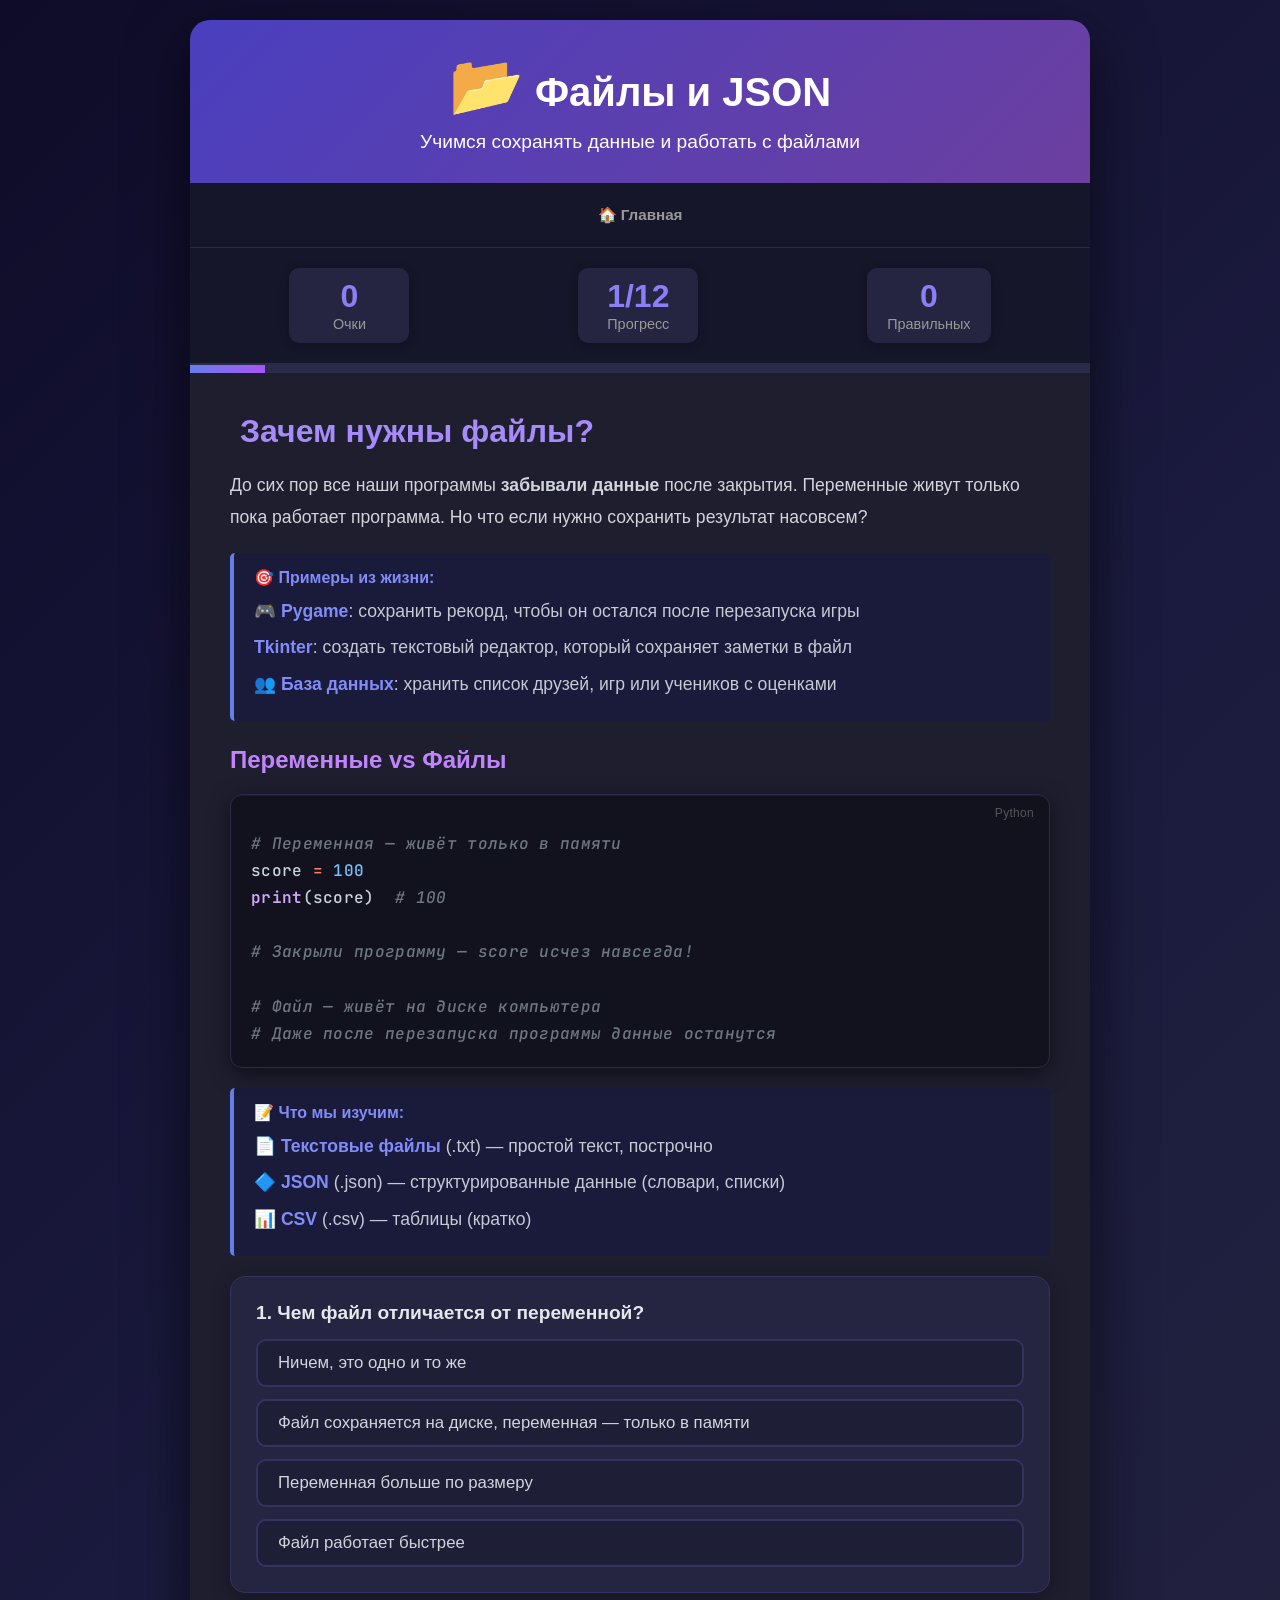
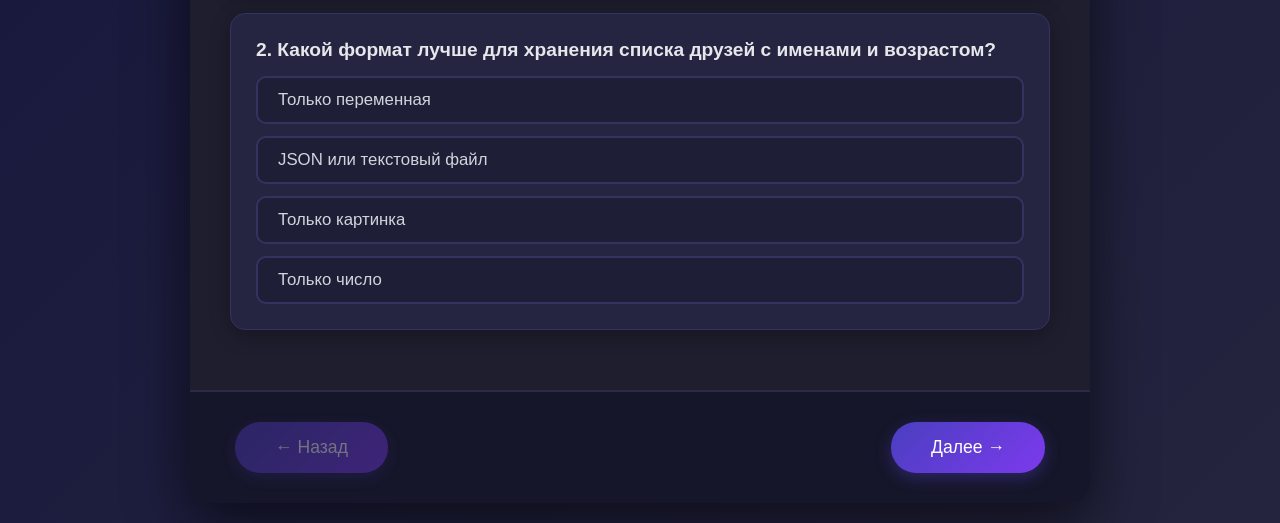
<file: files.html>
<!DOCTYPE html>
<html lang="ru">
<head>
    <meta charset="UTF-8">
    <meta name="viewport" content="width=device-width, initial-scale=1.0">
    <title>Файлы и JSON — Python</title>
    <link rel="stylesheet" href="style.css">
</head>
<body>
    <div class="container">
        <div class="header">
            <h1><span class="emoji-icon">📂</span> Файлы и JSON</h1>
            <p>Учимся сохранять данные и работать с файлами</p>
        </div>

        <nav class="page-nav">
            <a href="index.html" class="page-link">🏠 Главная</a>
        </nav>

        <div class="stats">
            <div class="stat-item">
                <span class="stat-value" id="score">0</span>
                <span class="stat-label">Очки</span>
            </div>
            <div class="stat-item">
                <span class="stat-value" id="progress">1/12</span>
                <span class="stat-label">Прогресс</span>
            </div>
            <div class="stat-item">
                <span class="stat-value" id="correct">0</span>
                <span class="stat-label">Правильных</span>
            </div>
        </div>

        <div class="progress-bar">
            <div class="progress-fill" id="progressFill"></div>
        </div>

        <div class="content">
            <!-- Раздел 1: Зачем нужны файлы? -->
            <div class="lesson-section active" id="section1">
                <h2><span class="emoji-icon"></span> Зачем нужны файлы?</h2>
                
                <p>До сих пор все наши программы <strong>забывали данные</strong> после закрытия. Переменные живут только пока работает программа. Но что если нужно сохранить результат насовсем?</p>

                <div class="example-box">
                    <strong>🎯 Примеры из жизни:</strong>
                    <p>🎮 <strong>Pygame</strong>: сохранить рекорд, чтобы он остался после перезапуска игры</p>
                    <p> <strong>Tkinter</strong>: создать текстовый редактор, который сохраняет заметки в файл</p>
                    <p>👥 <strong>База данных</strong>: хранить список друзей, игр или учеников с оценками</p>
                </div>

                <h3>Переменные vs Файлы</h3>
                <div class="code-block"><span class="com"># Переменная — живёт только в памяти</span>
<span class="var">score</span> <span class="op">=</span> <span class="num">100</span>
<span class="func">print</span>(<span class="var">score</span>)  <span class="com"># 100</span>

<span class="com"># Закрыли программу — score исчез навсегда!</span>

<span class="com"># Файл — живёт на диске компьютера</span>
<span class="com"># Даже после перезапуска программы данные останутся</span></div>

                <div class="example-box">
                    <strong>📝 Что мы изучим:</strong>
                    <p>📄 <strong>Текстовые файлы</strong> (.txt) — простой текст, построчно</p>
                    <p>🔷 <strong>JSON</strong> (.json) — структурированные данные (словари, списки)</p>
                    <p>📊 <strong>CSV</strong> (.csv) — таблицы (кратко)</p>
                </div>

                <div class="quiz-container">
                    <div class="quiz-question">1. Чем файл отличается от переменной?</div>
                    <div class="quiz-options">
                        <div class="quiz-option" data-correct="false">Ничем, это одно и то же</div>
                        <div class="quiz-option" data-correct="true">Файл сохраняется на диске, переменная — только в памяти</div>
                        <div class="quiz-option" data-correct="false">Переменная больше по размеру</div>
                        <div class="quiz-option" data-correct="false">Файл работает быстрее</div>
                    </div>
                </div>
                <div class="quiz-container">
                    <div class="quiz-question">2. Какой формат лучше для хранения списка друзей с именами и возрастом?</div>
                    <div class="quiz-options">
                        <div class="quiz-option" data-correct="false">Только переменная</div>
                        <div class="quiz-option" data-correct="true">JSON или текстовый файл</div>
                        <div class="quiz-option" data-correct="false">Только картинка</div>
                        <div class="quiz-option" data-correct="false">Только число</div>
                    </div>
                </div>
            </div>

            <!-- Раздел 2: Чтение файлов (простой способ) -->
            <div class="lesson-section" id="section2">
                <h2><span class="emoji-icon">📖</span> Чтение текстовых файлов</h2>
                
                <p>Чтобы прочитать файл, нужно его <strong>открыть</strong>, <strong>прочитать содержимое</strong> и <strong>закрыть</strong>.</p>

                <h3>Функция open() и метод read()</h3>
                <div class="code-block"><span class="com"># 1. Открываем файл для чтения (режим 'r' — read)</span>
<span class="var">f</span> <span class="op">=</span> <span class="func">open</span>(<span class="str">"note.txt"</span>, <span class="str">"r"</span>)

<span class="com"># 2. Читаем всё содержимое файла в одну строку</span>
<span class="var">content</span> <span class="op">=</span> <span class="var">f</span>.<span class="func">read</span>()
<span class="func">print</span>(<span class="var">content</span>)

<span class="com"># 3. Обязательно закрываем файл, чтобы освободить память!</span>
<span class="var">f</span>.<span class="func">close</span>()</div>

                <div class="example-box">
                    <strong>🔑 Что здесь происходит:</strong>
                    <p><code>open("note.txt", "r")</code> — открываем файл <em>note.txt</em> в режиме чтения</p>
                    <p><code>f</code> — это переменная, через которую мы "общаемся" с файлом</p>
                    <p><code>f.read()</code> — читает <strong>всё содержимое</strong> файла в одну большую строку</p>
                    <p><code>f.close()</code> — закрывает файл (освобождает ресурсы компьютера)</p>
                </div>

                <h3>Режимы открытия файла</h3>
                <div class="code-block"><span class="com"># "r" — read (чтение). Файл должен существовать.</span>
<span class="var">f</span> <span class="op">=</span> <span class="func">open</span>(<span class="str">"note.txt"</span>, <span class="str">"r"</span>)

<span class="com"># "w" — write (запись). Создаёт новый файл или стирает старый.</span>
<span class="var">f</span> <span class="op">=</span> <span class="func">open</span>(<span class="str">"note.txt"</span>, <span class="str">"w"</span>)

<span class="com"># "a" — append (дописка). Добавляет текст в конец файла.</span>
<span class="var">f</span> <span class="op">=</span> <span class="func">open</span>(<span class="str">"note.txt"</span>, <span class="str">"a"</span>)</div>

                <div class="quiz-container">
                    <div class="quiz-question">3. Какой режим нужен для чтения файла?</div>
                    <div class="quiz-options">
                        <div class="quiz-option" data-correct="false"><code>"w"</code></div>
                        <div class="quiz-option" data-correct="true"><code>"r"</code></div>
                        <div class="quiz-option" data-correct="false"><code>"a"</code></div>
                        <div class="quiz-option" data-correct="false"><code>"x"</code></div>
                    </div>
                </div>
                <div class="quiz-container">
                    <div class="quiz-question">4. Что делает <code>f.close()</code>?</div>
                    <div class="quiz-options">
                        <div class="quiz-option" data-correct="false">Открывает файл</div>
                        <div class="quiz-option" data-correct="false">Читает файл</div>
                        <div class="quiz-option" data-correct="true">Закрывает файл и освобождает память</div>
                        <div class="quiz-option" data-correct="false">Удаляет файл</div>
                    </div>
                </div>
            </div>

            <!-- Раздел 3: Запись в файлы (простой способ) -->
            <div class="lesson-section" id="section3">
                <h2><span class="emoji-icon">✏️</span> Запись в текстовые файлы</h2>
                
                <h3>Режим "w" — запись (перезапись)</h3>
                <div class="code-block"><span class="com"># Открываем файл для записи</span>
<span class="var">f</span> <span class="op">=</span> <span class="func">open</span>(<span class="str">"note.txt"</span>, <span class="str">"w"</span>)

<span class="com"># Записываем текст</span>
<span class="var">f</span>.<span class="func">write</span>(<span class="str">"Привет, мир!\n"</span>)
<span class="var">f</span>.<span class="func">write</span>(<span class="str">"Это моя заметка.\n"</span>)

<span class="var">f</span>.<span class="func">close</span>()

<span class="com"># ️ Если файл уже существовал — его содержимое СТЁРТО!</span></div>

                <h3>Режим "a" — дописка в конец</h3>
                <div class="code-block"><span class="com"># Открываем для дописки (append)</span>
<span class="var">f</span> <span class="op">=</span> <span class="func">open</span>(<span class="str">"diary.txt"</span>, <span class="str">"a"</span>)

<span class="com"># Добавляем новую строку в конец файла</span>
<span class="var">f</span>.<span class="func">write</span>(<span class="str">"Сегодня был хороший день!\n"</span>)

<span class="var">f</span>.<span class="func">close</span>()

<span class="com"># Старое содержимое файла СОХРАНИЛОСЬ!</span></div>

                <div class="example-box">
                    <strong>🔑 Разница между "w" и "a":</strong>
                    <p><code>"w"</code> — <strong>стирает</strong> всё старое и записывает новое (как чистый лист)</p>
                    <p><code>"a"</code> — <strong>дописывает</strong> в конец, не трогая старое (как дневник)</p>
                    <p>Оба режима <strong>создают файл</strong>, если его не существует</p>
                </div>

                <h3>Практика: сохраняем рекорд из Pygame</h3>
                <div class="code-block"><span class="com"># Сохраняем лучший счёт в файл</span>
<span class="var">best_score</span> <span class="op">=</span> <span class="num">1500</span>

<span class="var">f</span> <span class="op">=</span> <span class="func">open</span>(<span class="str">"record.txt"</span>, <span class="str">"w"</span>)
<span class="var">f</span>.<span class="func">write</span>(<span class="func">str</span>(<span class="var">best_score</span>))  <span class="com"># write принимает только строки!</span>
<span class="var">f</span>.<span class="func">close</span>()

<span class="com"># Читаем рекорд при запуске игры</span>
<span class="var">f</span> <span class="op">=</span> <span class="func">open</span>(<span class="str">"record.txt"</span>, <span class="str">"r"</span>)
<span class="var">saved_score</span> <span class="op">=</span> <span class="func">int</span>(<span class="var">f</span>.<span class="func">read</span>().<span class="func">strip</span>())
<span class="com"># strip() убирает \n, int() превращает в число</span>
<span class="var">f</span>.<span class="func">close</span>()

<span class="func">print</span>(<span class="str">f"Лучший счёт: </span><span class="var">{saved_score}</span><span class="str">"</span>)</div>

                <div class="quiz-container">
                    <div class="quiz-question">5. Что делает режим "w" при открытии существующего файла?</div>
                    <div class="quiz-options">
                        <div class="quiz-option" data-correct="false">Дописывает в конец</div>
                        <div class="quiz-option" data-correct="true">Стирает всё содержимое и записывает новое</div>
                        <div class="quiz-option" data-correct="false">Выдаёт ошибку</div>
                        <div class="quiz-option" data-correct="false">Ничего не делает</div>
                    </div>
                </div>
                <div class="quiz-container">
                    <div class="quiz-question">6. Почему <code>f.write(100)</code> вызовет ошибку?</div>
                    <div class="quiz-options">
                        <div class="quiz-option" data-correct="false">Потому что файл не открыт</div>
                        <div class="quiz-option" data-correct="true">Потому что write принимает только строки</div>
                        <div class="quiz-option" data-correct="false">Потому что число слишком большое</div>
                        <div class="quiz-option" data-correct="false">Ошибки не будет</div>
                    </div>
                </div>
            </div>

            <!-- Раздел 4: Кодировки, readlines и указатель -->
            <div class="lesson-section" id="section4">
                <h2><span class="emoji-icon">🔤</span> Кодировки, readlines() и указатель файла</h2>
                
                <h3>Кодировка и русские буквы</h3>
                <p>Попробуй открыть файл с русским текстом — и на Windows могут появиться <strong>"кракозябры"</strong> вместо букв! Почему?</p>

                <div class="code-block"><span class="com"># ❌ Без указания кодировки на Windows - непонятные символы</span>
<span class="var">f</span> <span class="op">=</span> <span class="func">open</span>(<span class="str">"note.txt"</span>, <span class="str">"r"</span>)
<span class="func">print</span>(<span class="var">f</span>.<span class="func">read</span>())  <span class="com">#  ! (кракозябры)</span>
<span class="var">f</span>.<span class="func">close</span>()

<span class="com"># ✅ Правильно — указываем кодировку явно</span>
<span class="var">f</span> <span class="op">=</span> <span class="func">open</span>(<span class="str">"note.txt"</span>, <span class="str">"r"</span>, <span class="var">encoding</span><span class="op">=</span><span class="str">"utf-8"</span>)
<span class="func">print</span>(<span class="var">f</span>.<span class="func">read</span>())  <span class="com"># Привет, мир!</span>
<span class="var">f</span>.<span class="func">close</span>()</div>

                <div class="example-box">
                    <strong>🔑 Почему так происходит:</strong>
                    <p>На Windows по умолчанию используется кодировка <code>cp1251</code>, а на Mac/Linux — <code>utf-8</code></p>
                    <p><code>utf-8</code> — универсальная кодировка, понимает все языки мира</p>
                    <p>Чтобы программа работала одинаково на всех компьютерах, <strong>всегда указывай <code>encoding="utf-8"</code></strong></p>
                </div>

                <h3>read() vs readlines()</h3>
                <p>Есть два способа прочитать файл — они возвращают разные результаты:</p>

                <div class="code-block"><span class="com"># Файл scores.txt содержит три строки:</span>
<span class="com"># 100</span>
<span class="com"># 250</span>
<span class="com"># 180</span>

<span class="com"># read() — возвращает ОДНУ большую строку</span>
<span class="var">f</span> <span class="op">=</span> <span class="func">open</span>(<span class="str">"scores.txt"</span>, <span class="str">"r"</span>, <span class="var">encoding</span><span class="op">=</span><span class="str">"utf-8"</span>)
<span class="var">all_text</span> <span class="op">=</span> <span class="var">f</span>.<span class="func">read</span>()
<span class="func">print</span>(<span class="var">all_text</span>)
<span class="com"># 100</span>
<span class="com"># 250</span>
<span class="com"># 180</span>
<span class="var">f</span>.<span class="func">close</span>()

<span class="com"># readlines() — возвращает СПИСОК строк</span>
<span class="var">f</span> <span class="op">=</span> <span class="func">open</span>(<span class="str">"scores.txt"</span>, <span class="str">"r"</span>, <span class="var">encoding</span><span class="op">=</span><span class="str">"utf-8"</span>)
<span class="var">lines</span> <span class="op">=</span> <span class="var">f</span>.<span class="func">readlines</span>()
<span class="func">print</span>(<span class="var">lines</span>)  <span class="com"># ['100\n', '250\n', '180\n']</span>
<span class="var">f</span>.<span class="func">close</span>()</div>

                <div class="example-box">
                    <strong>⚠️ Важно про readlines():</strong>
                    <p>В конце каждой строки стоит символ <code>\n</code> — это перенос строки</p>
                    <p>Чтобы его убрать, используем метод <code>strip()</code>: <code>line.strip()</code></p>
                    <p><code>read()</code> удобен, когда нужно всё содержимое сразу</p>
                    <p><code>readlines()</code> удобен, когда нужно обработать файл построчно</p>
                </div>

                <h3>Указатель файла — важная ловушка!</h3>
                <p>Когда ты читаешь файл, Python запоминает, <strong>где остановился</strong>. Это называется "указатель". После первого <code>read()</code> указатель стоит в <strong>конце файла</strong>, и повторное чтение ничего не даст!</p>

                <div class="code-block"><span class="var">f</span> <span class="op">=</span> <span class="func">open</span>(<span class="str">"note.txt"</span>, <span class="str">"r"</span>, <span class="var">encoding</span><span class="op">=</span><span class="str">"utf-8"</span>)

<span class="com"># Первое чтение — всё ок</span>
<span class="var">first</span> <span class="op">=</span> <span class="var">f</span>.<span class="func">read</span>()
<span class="func">print</span>(<span class="var">first</span>)  <span class="com"># "Привет, мир!"</span>

<span class="com"># Второе чтение — ПУСТО! Указатель уже в конце файла</span>
<span class="var">second</span> <span class="op">=</span> <span class="var">f</span>.<span class="func">read</span>()
<span class="func">print</span>(<span class="var">second</span>)  <span class="com"># "" (пустая строка!)</span>

<span class="var">f</span>.<span class="func">close</span>()</div>

                <div class="example-box">
                    <strong>🔑 Как решить проблему указателя:</strong>
                    <p><strong>Способ 1:</strong> Сохранить результат в переменную и использовать её</p>
                    <div class="code-block"><span class="var">content</span> <span class="op">=</span> <span class="var">f</span>.<span class="func">read</span>()  <span class="com"># читаем один раз</span>
<span class="func">print</span>(<span class="var">content</span>)       <span class="com"># используем переменную</span>
<span class="func">print</span>(<span class="func">len</span>(<span class="var">content</span>))  <span class="com"># снова используем переменную</span></div>
                    <p><strong>Способ 2:</strong> Закрыть и открыть файл заново</p>
                    <p><strong>Способ 3:</strong> Вернуть указатель в начало через <code>f.seek(0)</code></p>
                    <div class="code-block"><span class="var">f</span>.<span class="func">read</span>()     <span class="com"># читаем файл</span>
<span class="var">f</span>.<span class="func">seek</span>(<span class="num">0</span>)    <span class="com"># возвращаем указатель в начало</span>
<span class="var">f</span>.<span class="func">read</span>()     <span class="com"># читаем снова — теперь работает!</span></div>
                </div>

                <div class="quiz-container">
                    <div class="quiz-question">7. Что возвращает <code>readlines()</code>?</div>
                    <div class="quiz-options">
                        <div class="quiz-option" data-correct="false">Одну большую строку</div>
                        <div class="quiz-option" data-correct="true">Список всех строк файла</div>
                        <div class="quiz-option" data-correct="false">Число строк</div>
                        <div class="quiz-option" data-correct="false">Словарь</div>
                    </div>
                </div>
                <div class="quiz-container">
                    <div class="quiz-question">8. Почему второй <code>f.read()</code> возвращает пустую строку?</div>
                    <div class="quiz-options">
                        <div class="quiz-option" data-correct="false">Файл пустой</div>
                        <div class="quiz-option" data-correct="false">Метод read() сломался</div>
                        <div class="quiz-option" data-correct="true">Указатель файла стоит в конце после первого чтения</div>
                        <div class="quiz-option" data-correct="false">Нужно использовать readlines()</div>
                    </div>
                </div>
                <div class="quiz-container">
                    <div class="quiz-question">9. Как вернуть указатель файла в начало?</div>
                    <div class="quiz-options">
                        <div class="quiz-option" data-correct="false"><code>f.start()</code></div>
                        <div class="quiz-option" data-correct="false"><code>f.reset()</code></div>
                        <div class="quiz-option" data-correct="true"><code>f.seek(0)</code></div>
                        <div class="quiz-option" data-correct="false"><code>f.begin()</code></div>
                    </div>
                </div>
            </div>

            <!-- Раздел 5: Конструкция with -->
            <div class="lesson-section" id="section5">
                <h2><span class="emoji-icon">🛡️</span> Конструкция with</h2>
                
                <p>Забывать <code>f.close()</code> — частая ошибка. Если забыть закрыть файл, данные могут не сохраниться, а память компьютера — засориться. Конструкция <code>with</code> <strong>автоматически закрывает файл</strong>, даже если произошла ошибка.</p>

                <h3>Синтаксис with</h3>
                <div class="code-block"><span class="com"># Чтение файла через with (не нужно писать f.close())</span>
<span class="kw">with</span> <span class="func">open</span>(<span class="str">"note.txt"</span>, <span class="str">"r"</span>, <span class="var">encoding</span><span class="op">=</span><span class="str">"utf-8"</span>) <span class="kw">as</span> <span class="var">f</span>:
    <span class="var">content</span> <span class="op">=</span> <span class="var">f</span>.<span class="func">read</span>()
    <span class="func">print</span>(<span class="var">content</span>)
<span class="com"># Файл автоматически закрылся здесь!</span>

<span class="com"># Запись через with</span>
<span class="kw">with</span> <span class="func">open</span>(<span class="str">"note.txt"</span>, <span class="str">"w"</span>, <span class="var">encoding</span><span class="op">=</span><span class="str">"utf-8"</span>) <span class="kw">as</span> <span class="var">f</span>:
    <span class="var">f</span>.<span class="func">write</span>(<span class="str">"Новый текст\n"</span>)
<span class="com"># Файл автоматически закрылся!</span></div>

                <div class="example-box">
                    <strong>💡 Как это работает:</strong>
                    <p><code>with open(...) as f:</code> — открываем файл и даём ему имя <code>f</code></p>
                    <p>Всё, что с отступом внутри <code>with</code> — файл открыт</p>
                    <p>Как только отступ закончился — файл <strong>сам закрылся</strong></p>
                    <p>Не нужно писать <code>f.close()</code>!</p>
                </div>

                <h3>Практика: текстовый редактор (Tkinter + файлы)</h3>
                <div class="code-block"><span class="kw">import</span> <span class="var">tkinter</span> <span class="kw">as</span> <span class="var">tk</span>
<span class="kw">from</span> <span class="var">tkinter</span> <span class="kw">import</span> <span class="var">filedialog</span>

<span class="var">window</span> <span class="op">=</span> <span class="var">tk</span>.<span class="func">Tk</span>()
<span class="var">text_area</span> <span class="op">=</span> <span class="var">tk</span>.<span class="func">Text</span>(<span class="var">window</span>, <span class="var">width</span><span class="op">=</span><span class="num">50</span>, <span class="var">height</span><span class="op">=</span><span class="num">20</span>)
<span class="var">text_area</span>.<span class="func">pack</span>()

<span class="kw">def</span> <span class="func">save_file</span>():
    <span class="var">filepath</span> <span class="op">=</span> <span class="var">filedialog</span>.<span class="func">asksaveasfilename</span>(
                                <span class="var">defaultextension</span><span class="op">=</span><span class="str">".txt"</span>)
    <span class="kw">if</span> <span class="var">filepath</span>:
        <span class="com"># with сам закроет файл после записи</span>
        <span class="kw">with</span> <span class="func">open</span>(<span class="var">filepath</span>, <span class="str">"w"</span>, <span class="var">encoding</span><span class="op">=</span><span class="str">"utf-8"</span>) <span class="kw">as</span> <span class="var">f</span>:
            <span class="var">f</span>.<span class="func">write</span>(<span class="var">text_area</span>.<span class="func">get</span>(<span class="str">"1.0"</span>, <span class="str">"end"</span>))

<span class="var">btn</span> <span class="op">=</span> <span class="var">tk</span>.<span class="func">Button</span>(<span class="var">window</span>, <span class="var">text</span><span class="op">=</span><span class="str">"Сохранить"</span>, <span class="var">command</span><span class="op">=</span><span class="var">save_file</span>)
<span class="var">btn</span>.<span class="func">pack</span>()

<span class="var">window</span>.<span class="func">mainloop</span>()</div>

                <div class="quiz-container">
                    <div class="quiz-question">10. Зачем нужна конструкция <code>with</code>?</div>
                    <div class="quiz-options">
                        <div class="quiz-option" data-correct="false">Чтобы файл открывался быстрее</div>
                        <div class="quiz-option" data-correct="true">Чтобы файл автоматически закрывался</div>
                        <div class="quiz-option" data-correct="false">Чтобы читать файл построчно</div>
                        <div class="quiz-option" data-correct="false">Чтобы создавать новые файлы</div>
                    </div>
                </div>
                <div class="quiz-container">
                    <div class="quiz-question">11. Что произойдёт с файлом, если внутри блока <code>with</code> произойдёт ошибка?</div>
                    <div class="quiz-options">
                        <div class="quiz-option" data-correct="false">Он останется открытым</div>
                        <div class="quiz-option" data-correct="true">Он автоматически закроется, даже при ошибке</div>
                        <div class="quiz-option" data-correct="false">Программа зависнет</div>
                        <div class="quiz-option" data-correct="false">Файл удалится</div>
                    </div>
                </div>
            </div>

            <!-- Раздел 6: Работа со строками файла -->
            <div class="lesson-section" id="section6">
                <h2><span class="emoji-icon">📋</span> Работа со строками файла</h2>
                
                <p>Часто нужно обработать файл <strong>построчно</strong>: прочитать каждую строку, что-то с ней сделать и сохранить результат.</p>

                <h3>Цикл по файлу</h3>
                <div class="code-block"><span class="com"># Файл scores.txt содержит:</span>
<span class="com"># 100</span>
<span class="com"># 250</span>
<span class="com"># 180</span>

<span class="kw">with</span> <span class="func">open</span>(<span class="str">"scores.txt"</span>, <span class="str">"r"</span>, <span class="var">encoding</span><span class="op">=</span><span class="str">"utf-8"</span>) <span class="kw">as</span> <span class="var">f</span>:
    <span class="kw">for</span> <span class="var">line</span> <span class="kw">in</span> <span class="var">f</span>:
        <span class="var">score</span> <span class="op">=</span> <span class="func">int</span>(<span class="var">line</span>.<span class="func">strip</span>())
            <span class="com"># убираем \n и превращаем в число</span>
        <span class="func">print</span>(<span class="str">f"Счёт: </span><span class="var">{score}</span><span class="str">"</span>)</div>

                <div class="example-box">
                    <strong>💡 Почему <code>for line in f</code> лучше <code>readlines()</code>?</strong>
                    <p><code>for line in f</code> — читает файл <strong>по одной строке</strong>, не загружая всё в память</p>
                    <p><code>readlines()</code> — загружает <strong>весь файл сразу</strong> в список (плохо для больших файлов)</p>
                    <p>Для больших файлов всегда используй <code>for line in f</code>!</p>
                </div>

                <h3>Практика: база данных учеников</h3>
                <p>Допустим, у нас есть файл <code>students.txt</code> с данными учеников:</p>
                <div class="code-block"><span class="com"># students.txt:</span>
<span class="com"># Анна,85</span>
<span class="com"># Борис,92</span>
<span class="com"># Вика,78</span>

<span class="var">students</span> <span class="op">=</span> []

<span class="kw">with</span> <span class="func">open</span>(<span class="str">"students.txt"</span>, <span class="str">"r"</span>, <span class="var">encoding</span><span class="op">=</span><span class="str">"utf-8"</span>) <span class="kw">as</span> <span class="var">f</span>:
    <span class="kw">for</span> <span class="var">line</span> <span class="kw">in</span> <span class="var">f</span>:
        <span class="com"># Разделяем строку по запятой</span>
        <span class="var">parts</span> <span class="op">=</span> <span class="var">line</span>.<span class="func">strip</span>().<span class="func">split</span>(<span class="str">","</span>)
        <span class="var">name</span> <span class="op">=</span> <span class="var">parts</span>[<span class="num">0</span>]
        <span class="var">grade</span> <span class="op">=</span> <span class="func">int</span>(<span class="var">parts</span>[<span class="num">1</span>])
        <span class="var">students</span>.<span class="func">append</span>({<span class="str">"name"</span>: <span class="var">name</span>, <span class="str">"grade"</span>: <span class="var">grade</span>})

<span class="func">print</span>(<span class="var">students</span>)
<span class="com"># [{'name': 'Анна', 'grade': 85}, 
    {'name': 'Борис', 'grade': 92}, ...]</span></div>

                <div class="example-box">
                    <strong> Ключевые методы:</strong>
                    <p><code>line.strip()</code> — убирает пробелы и <code>\n</code> по краям строки</p>
                    <p><code>line.split(",")</code> — разбивает строку по запятой на список</p>
                    <p><code>int()</code> / <code>float()</code> — превращает строку в число</p>
                </div>

                <div class="quiz-container">
                    <div class="quiz-question">12. Что делает <code>line.strip()</code>?</div>
                    <div class="quiz-options">
                        <div class="quiz-option" data-correct="false">Разбивает строку на слова</div>
                        <div class="quiz-option" data-correct="true">Убирает пробелы и переносы строк по краям</div>
                        <div class="quiz-option" data-correct="false">Превращает строку в число</div>
                        <div class="quiz-option" data-correct="false">Делает строку заглавной</div>
                    </div>
                </div>
                <div class="quiz-container">
                    <div class="quiz-question">13. Что вернёт <code>"Анна,85".split(",")</code>?</div>
                    <div class="quiz-options">
                        <div class="quiz-option" data-correct="false"><code>"Анна85"</code></div>
                        <div class="quiz-option" data-correct="true"><code>["Анна", "85"]</code></div>
                        <div class="quiz-option" data-correct="false"><code>("Анна", 85)</code></div>
                        <div class="quiz-option" data-correct="false"><code>{"Анна": 85}</code></div>
                    </div>
                </div>
            </div>

            <!-- Раздел 7: Что такое JSON? -->
            <div class="lesson-section" id="section7">
                <h2><span class="emoji-icon"></span> Что такое JSON?</h2>
                
                <p><strong>JSON</strong> (JavaScript Object Notation) — это формат для хранения <strong>структурированных данных</strong>. Он выглядит как словарь Python, но используется во всех языках программирования.</p>

                <h3>JSON vs Словарь Python</h3>
                <div class="code-block"><span class="com"># Словарь Python:</span>
<span class="var">friend</span> <span class="op">=</span> {
    <span class="str">"name"</span>: <span class="str">"Алиса"</span>,
    <span class="str">"age"</span>: <span class="num">12</span>,
    <span class="str">"hobbies"</span>: [<span class="str">"рисование"</span>, <span class="str">"игры"</span>]
}

<span class="com"># Те же данные в JSON (файл friend.json):</span>
<span class="com"># {</span>
<span class="com">#   "name": "Алиса",</span>
<span class="com">#   "age": 12,</span>
<span class="com">#   "hobbies": ["рисование", "игры"]</span>
<span class="com"># }</span></div>

                <div class="example-box">
                    <strong>⚠️ Важные отличия JSON от Python:</strong>
                    <p>✅ В JSON ключи <strong>всегда в двойных кавычках</strong> <code>"name"</code>, не одинарных <code>'name'</code></p>
                    <p>✅ <code>true</code>/<code>false</code> в JSON пишутся с <strong>маленькой буквы</strong> (в Python <code>True</code>/<code>False</code>)</p>
                    <p>✅ <code>null</code> в JSON = <code>None</code> в Python</p>
                    <p>✅ JSON не поддерживает кортежи <code>()</code> и множества <code>{}</code></p>
                </div>

                <h3>Зачем нужен JSON?</h3>
                <div class="example-box">
                    <strong>💡 Примеры использования:</strong>
                    <p>🎮 <strong>Pygame</strong>: сохранить рекорды, настройки игры, уровень игрока</p>
                    <p>🌐 <strong>Веб-сайты</strong>: обмен данными между сервером и браузером</p>
                    <p>👥 <strong>Базы данных</strong>: хранить списки друзей, каталоги игр, оценки учеников</p>
                    <p>⚙️ <strong>Настройки</strong>: сохранять конфигурацию программы</p>
                </div>

                <div class="quiz-container">
                    <div class="quiz-question">14. Чем JSON отличается от словаря Python?</div>
                    <div class="quiz-options">
                        <div class="quiz-option" data-correct="false">Ничем, это одно и то же</div>
                        <div class="quiz-option" data-correct="true">В JSON ключи только в двойных кавычках, true/false с маленькой буквы</div>
                        <div class="quiz-option" data-correct="false">JSON только для чисел</div>
                        <div class="quiz-option" data-correct="false">JSON только для строк</div>
                    </div>
                </div>
                <div class="quiz-container">
                    <div class="quiz-question">15. Как в JSON записывается "ничего" (отсутствие значения)?</div>
                    <div class="quiz-options">
                        <div class="quiz-option" data-correct="false"><code>None</code></div>
                        <div class="quiz-option" data-correct="true"><code>null</code></div>
                        <div class="quiz-option" data-correct="false"><code>empty</code></div>
                        <div class="quiz-option" data-correct="false"><code>0</code></div>
                    </div>
                </div>
            </div>

            <!-- Раздел 8: Чтение JSON -->
            <div class="lesson-section" id="section8">
                <h2><span class="emoji-icon">📥</span> Чтение JSON</h2>
                
                <p>Для работы с JSON в Python есть встроенный модуль <code>json</code>. Он умеет превращать JSON в словарь Python и обратно.</p>

                <h3>json.load() — читаем файл</h3>
                <div class="code-block"><span class="kw">import</span> <span class="var">json</span>

<span class="com"># Файл friend.json:</span>
<span class="com"># {"name": "Алиса", "age": 12, 
  "hobbies": ["рисование", "игры"]}</span>

<span class="kw">with</span> <span class="func">open</span>(<span class="str">"friend.json"</span>, <span class="str">"r"</span>, <span class="var">encoding</span><span class="op">=</span><span class="str">"utf-8"</span>) <span class="kw">as</span> <span class="var">f</span>:
    <span class="var">friend</span> <span class="op">=</span> <span class="var">json</span>.<span class="func">load</span>(<span class="var">f</span>)  <span class="com"># JSON → словарь Python</span>

<span class="func">print</span>(<span class="var">friend</span>[<span class="str">"name"</span>])    <span class="com"># Алиса</span>
<span class="func">print</span>(<span class="var">friend</span>[<span class="str">"age"</span>])     <span class="com"># 12</span>
<span class="func">print</span>(<span class="var">friend</span>[<span class="str">"hobbies"</span>]) <span class="com"># ['рисование', 'игры']</span></div>

                <h3>json.loads() — читаем строку</h3>
                <div class="code-block"><span class="var">json_string</span> <span class="op">=</span> <span class="str">'{"name": "Борис", "age": 13}'</span>

<span class="com"># loads = load string (загружаем из строки)</span>
<span class="var">data</span> <span class="op">=</span> <span class="var">json</span>.<span class="func">loads</span>(<span class="var">json_string</span>)
<span class="func">print</span>(<span class="var">data</span>[<span class="str">"name"</span>])  <span class="com"># Борис</span></div>

                <h3>Вложенные данные</h3>
                <div class="code-block"><span class="com"># friends.json — список друзей</span>
<span class="com"># [</span>
<span class="com">#   {"name": "Алиса", "age": 12},</span>
<span class="com">#   {"name": "Борис", "age": 13},</span>
<span class="com">#   {"name": "Вика", "age": 11}</span>
<span class="com"># ]</span>

<span class="kw">with</span> <span class="func">open</span>(<span class="str">"friends.json"</span>, <span class="str">"r"</span>, <span class="var">encoding</span><span class="op">=</span><span class="str">"utf-8"</span>) <span class="kw">as</span> <span class="var">f</span>:
    <span class="var">friends</span> <span class="op">=</span> <span class="var">json</span>.<span class="func">load</span>(<span class="var">f</span>)  <span class="com"># JSON → список словарей</span>

<span class="kw">for</span> <span class="var">friend</span> <span class="kw">in</span> <span class="var">friends</span>:
    <span class="func">print</span>(<span class="str">f"</span><span class="var">{friend['name']}</span><span class="str">, </span><span class="var">{friend['age']}</span><span class="str"> лет"</span>)
<span class="com"># Алиса, 12 лет</span>
<span class="com"># Борис, 13 лет</span>
<span class="com"># Вика, 11 лет</span></div>

                <div class="example-box">
                    <strong>🔑 Запомни:</strong>
                    <p><code>json.load(f)</code> — читает из <strong>файла</strong> (file)</p>
                    <p><code>json.loads(s)</code> — читает из <strong>строки</strong> (string)</p>
                    <p>Буква <code>s</code> в конце = <strong>string</strong></p>
                </div>

                <div class="quiz-container">
                    <div class="quiz-question">16. Что делает <code>json.load(f)</code>?</div>
                    <div class="quiz-options">
                        <div class="quiz-option" data-correct="false">Записывает словарь в файл</div>
                        <div class="quiz-option" data-correct="true">Читает JSON из файла и превращает в словарь Python</div>
                        <div class="quiz-option" data-correct="false">Удаляет файл</div>
                        <div class="quiz-option" data-correct="false">Создаёт новый файл</div>
                    </div>
                </div>
                <div class="quiz-container">
                    <div class="quiz-question">17. В чём разница между <code>load</code> и <code>loads</code>?</div>
                    <div class="quiz-options">
                        <div class="quiz-option" data-correct="false">Никакой</div>
                        <div class="quiz-option" data-correct="true"><code>load</code> читает из файла, <code>loads</code> — из строки</div>
                        <div class="quiz-option" data-correct="false"><code>load</code> быстрее</div>
                        <div class="quiz-option" data-correct="false"><code>loads</code> только для списков</div>
                    </div>
                </div>
            </div>

            <!-- Раздел 9: Запись в JSON -->
            <div class="lesson-section" id="section9">
                <h2><span class="emoji-icon">📤</span> Запись в JSON</h2>
                
                <h3>json.dump() — записываем в файл</h3>
                <div class="code-block"><span class="kw">import</span> <span class="var">json</span>

<span class="var">friend</span> <span class="op">=</span> {
    <span class="str">"name"</span>: <span class="str">"Алиса"</span>,
    <span class="str">"age"</span>: <span class="num">12</span>,
    <span class="str">"hobbies"</span>: [<span class="str">"рисование"</span>, <span class="str">"игры"</span>]
}

<span class="kw">with</span> <span class="func">open</span>(<span class="str">"friend.json"</span>, <span class="str">"w"</span>, <span class="var">encoding</span><span class="op">=</span><span class="str">"utf-8"</span>) <span class="kw">as</span> <span class="var">f</span>:
    <span class="var">json</span>.<span class="func">dump</span>(<span class="var">friend</span>, <span class="var">f</span>, <span class="var">ensure_ascii</span><span class="op">=</span><span class="kw">False</span>)
      <span class="com"># словарь Python → JSON в файл</span></div>

                <h3>Параметр <code>ensure_ascii=False</code> — сохраняем русские буквы</h3>
                <p>По умолчанию <code>json.dump()</code> превращает <strong>все не-английские символы</strong> в <code>\u</code>-коды. Это безопасно, но нечитаемо для человека:</p>

                <div class="code-block"><span class="com"># ❌ Без ensure_ascii=False (по умолчанию):</span>
<span class="com"># {"name": "\u0410\u043b\u0438\u0441\u0430", "age": 12}</span>
<span class="com"># Это валидный JSON, но человек не может его прочитать!</span>

<span class="com"># ✅ С ensure_ascii=False:</span>
<span class="com"># {"name": "Алиса", "age": 12}</span>
<span class="com"># Читаемо и понятно!</span></div>

                <div class="example-box">
                    <strong>🔑 Когда использовать <code>ensure_ascii=False</code>:</strong>
                    <p>✅ <strong>Всегда</strong>, когда в данных есть русские (или другие не-английские) буквы</p>
                    <p>✅ Когда файл будут читать люди (открывать в блокноте)</p>
                    <p>️ Без этого параметра JSON всё равно будет <strong>валидным</strong> — просто некрасивым</p>
                    <p>️ При чтении такого файла через <code>json.load()</code> русские буквы <strong>восстановятся автоматически</strong></p>
                </div>

                <h3>Параметр <code>indent</code> — красивое форматирование</h3>
                <div class="code-block"><span class="com"># Без indent — всё в одну строку:</span>
<span class="com"># {"name": "Алиса", "age": 12, "hobbies": ["музыка", "игры"]}</span>

<span class="com"># С indent=2 — красиво и читаемо:</span>
<span class="kw">with</span> <span class="func">open</span>(<span class="str">"friend.json"</span>, <span class="str">"w"</span>, <span class="var">encoding</span><span class="op">=</span><span class="str">"utf-8"</span>) <span class="kw">as</span> <span class="var">f</span>:
    <span class="var">json</span>.<span class="func">dump</span>(<span class="var">friend</span>, <span class="var">f</span>, <span class="var">indent</span><span class="op">=</span><span class="num">2</span>, <span class="var">ensure_ascii</span><span class="op">=</span><span class="kw">False</span>)

<span class="com"># Результат в файле:</span>
<span class="com"># {</span>
<span class="com">#   "name": "Алиса",</span>
<span class="com">#   "age": 12,</span>
<span class="com">#   "hobbies": [</span>
<span class="com">#     "музыка",</span>
<span class="com">#     "игры"</span>
<span class="com">#   ]</span>
<span class="com"># }</span></div>

                <h3>json.dumps() — превращаем в строку</h3>
                <div class="code-block"><span class="var">json_string</span> <span class="op">=</span> <span class="var">json</span>.<span class="func">dumps</span>(<span class="var">friend</span>, <span class="var">indent</span><span class="op">=</span><span class="num">2</span>, <span class="var">ensure_ascii</span><span class="op">=</span><span class="kw">False</span>)
<span class="func">print</span>(<span class="var">json_string</span>)  <span class="com"># Выводим JSON как строку</span></div>

                <h3>Практика: каталог игр с рейтингами</h3>
                <div class="code-block"><span class="var">games</span> <span class="op">=</span> [
    {<span class="str">"name"</span>: <span class="str">"Minecraft"</span>, <span class="str">"rating"</span>: <span class="num">9.5</span>, <span class="str">"genre"</span>: <span class="str">"песочница"</span>},
    {<span class="str">"name"</span>: <span class="str">"Among Us"</span>, <span class="str">"rating"</span>: <span class="num">8.0</span>, <span class="str">"genre"</span>: <span class="str">"детектив"</span>},
    {<span class="str">"name"</span>: <span class="str">"Roblox"</span>, <span class="str">"rating"</span>: <span class="num">7.5</span>, <span class="str">"genre"</span>: <span class="str">"платформер"</span>}
]

<span class="com"># Сохраняем каталог в JSON</span>
<span class="kw">with</span> <span class="func">open</span>(<span class="str">"games.json"</span>, <span class="str">"w"</span>, <span class="var">encoding</span><span class="op">=</span><span class="str">"utf-8"</span>) <span class="kw">as</span> <span class="var">f</span>:
    <span class="var">json</span>.<span class="func">dump</span>(<span class="var">games</span>, <span class="var">f</span>, <span class="var">indent</span><span class="op">=</span><span class="num">2</span>, <span class="var">ensure_ascii</span><span class="op">=</span><span class="kw">False</span>)

<span class="com"># Читаем каталог обратно</span>
<span class="kw">with</span> <span class="func">open</span>(<span class="str">"games.json"</span>, <span class="str">"r"</span>, <span class="var">encoding</span><span class="op">=</span><span class="str">"utf-8"</span>) <span class="kw">as</span> <span class="var">f</span>:
    <span class="var">loaded_games</span> <span class="op">=</span> <span class="var">json</span>.<span class="func">load</span>(<span class="var">f</span>)

<span class="kw">for</span> <span class="var">game</span> <span class="kw">in</span> <span class="var">loaded_games</span>:
    <span class="func">print</span>(<span class="str">f"</span><span class="var">{game['name']}</span><span class="str"> — </span>
            <span class="var">{game['rating']}</span><span class="str">/10 (</span><span class="var">{game['genre']}</span><span class="str">)"</span>)</div>

                <div class="example-box">
                    <strong>📝 Запомни:</strong>
                    <p><code>json.dump(data, f)</code> — записывает в <strong>файл</strong></p>
                    <p><code>json.dumps(data)</code> — превращает в <strong>строку</strong></p>
                    <p><code>indent=2</code> — красивое форматирование с отступами</p>
                    <p><code>ensure_ascii=False</code> — сохраняет русские буквы как есть, а не превращает в <code>\u0410</code></p>
                    <p><code>encoding="utf-8"</code> — гарантирует корректную работу с русским текстом на всех ОС</p>
                </div>

                <div class="quiz-container">
                    <div class="quiz-question">18. Что делает параметр <code>indent=2</code> в <code>json.dump()</code>?</div>
                    <div class="quiz-options">
                        <div class="quiz-option" data-correct="false">Сжимает файл</div>
                        <div class="quiz-option" data-correct="true">Делает красивое форматирование с отступами</div>
                        <div class="quiz-option" data-correct="false">Шифрует данные</div>
                        <div class="quiz-option" data-correct="false">Добавляет 2 файла</div>
                    </div>
                </div>
                <div class="quiz-container">
                    <div class="quiz-question">19. Зачем нужен <code>ensure_ascii=False</code>?</div>
                    <div class="quiz-options">
                        <div class="quiz-option" data-correct="false">Для скорости</div>
                        <div class="quiz-option" data-correct="true">Чтобы русские буквы не превращались в \u-коды</div>
                        <div class="quiz-option" data-correct="false">Для шифрования</div>
                        <div class="quiz-option" data-correct="false">Для сжатия</div>
                    </div>
                </div>
            </div>

            <!-- Раздел 10: Практика — создаём базу данных -->
            <div class="lesson-section" id="section10">
                <h2><span class="emoji-icon">🎮</span> Практика: создаём базу данных</h2>
                
                <p>Соберём всё вместе! Создадим программу для управления базой данных друзей с сохранением в JSON.</p>

                <h3>База данных друзей</h3>
                <div class="code-block"><span class="kw">import</span> <span class="var">json</span>
<span class="kw">import</span> <span class="var">os</span>

<span class="var">DB_FILE</span> <span class="op">=</span> <span class="str">"friends.json"</span>

<span class="com"># Загружаем базу (или создаём новую)</span>
<span class="kw">def</span> <span class="func">load_friends</span>():
    <span class="kw">if</span> <span class="var">os</span>.<span class="var">path</span>.<span class="func">exists</span>(<span class="var">DB_FILE</span>):
        <span class="kw">with</span> <span class="func">open</span>(<span class="var">DB_FILE</span>, <span class="str">"r"</span>, <span class="var">encoding</span><span class="op">=</span><span class="str">"utf-8"</span>) <span class="kw">as</span> <span class="var">f</span>:
            <span class="kw">return</span> <span class="var">json</span>.<span class="func">load</span>(<span class="var">f</span>)
    <span class="kw">return</span> []

<span class="com"># Сохраняем базу</span>
<span class="kw">def</span> <span class="func">save_friends</span>(<span class="var">friends</span>):
    <span class="kw">with</span> <span class="func">open</span>(<span class="var">DB_FILE</span>, <span class="str">"w"</span>, <span class="var">encoding</span><span class="op">=</span><span class="str">"utf-8"</span>) <span class="kw">as</span> <span class="var">f</span>:
        <span class="var">json</span>.<span class="func">dump</span>(<span class="var">friends</span>, <span class="var">f</span>, <span class="var">indent</span><span class="op">=</span><span class="num">2</span>, <span class="var">ensure_ascii</span><span class="op">=</span><span class="kw">False</span>)

<span class="com"># Добавляем друга</span>
<span class="kw">def</span> <span class="func">add_friend</span>(<span class="var">name</span>, <span class="var">age</span>, <span class="var">hobby</span>):
    <span class="var">friends</span> <span class="op">=</span> <span class="func">load_friends</span>()
    <span class="var">friends</span>.<span class="func">append</span>({<span class="str">"name"</span>: <span class="var">name</span>, <span class="str">"age"</span>: <span class="var">age</span>, <span class="str">"hobby"</span>: <span class="var">hobby</span>})
    <span class="func">save_friends</span>(<span class="var">friends</span>)
    <span class="func">print</span>(<span class="str">f"✅ </span><span class="var">{name}</span><span class="str"> добавлен!"</span>)

<span class="com"># Показываем всех друзей</span>
<span class="kw">def</span> <span class="func">show_friends</span>():
    <span class="var">friends</span> <span class="op">=</span> <span class="func">load_friends</span>()
    <span class="kw">if not</span> <span class="var">friends</span>:
        <span class="func">print</span>(<span class="str">"База пустая"</span>)
        <span class="kw">return</span>
    <span class="kw">for</span> <span class="var">i</span>, <span class="var">friend</span> <span class="kw">in</span> <span class="func">enumerate</span>(<span class="var">friends</span>, <span class="num">1</span>):
        <span class="func">print</span>(<span class="str">f"</span><span class="var">{i}</span><span class="str">. </span><span class="var">{friend['name']}</span><span class="str">, </span>
                     <span class="var">{friend['age']}</span><span class="str"> лет, </span>
                     <span>хобби: </span><span class="var">{friend['hobby']}</span><span class="str">"</span>)

<span class="com"># Главное меню</span>
<span class="kw">while</span> <span class="kw">True</span>:
    <span class="func">print</span>(<span class="str">"\n1. Показать друзей  2. Добавить  3. Выход"</span>)
    <span class="var">choice</span> <span class="op">=</span> <span class="func">input</span>(<span class="str">"Выбор: "</span>)
    
    <span class="kw">if</span> <span class="var">choice</span> <span class="op">==</span> <span class="str">"1"</span>:
        <span class="func">show_friends</span>()
    <span class="kw">elif</span> <span class="var">choice</span> <span class="op">==</span> <span class="str">"2"</span>:
        <span class="var">name</span> <span class="op">=</span> <span class="func">input</span>(<span class="str">"Имя: "</span>)
        <span class="var">age</span> <span class="op">=</span> <span class="func">int</span>(<span class="func">input</span>(<span class="str">"Возраст: "</span>))
        <span class="var">hobby</span> <span class="op">=</span> <span class="func">input</span>(<span class="str">"Хобби: "</span>)
        <span class="func">add_friend</span>(<span class="var">name</span>, <span class="var">age</span>, <span class="var">hobby</span>)
    <span class="kw">elif</span> <span class="var">choice</span> <span class="op">==</span> <span class="str">"3"</span>:
        <span class="kw">break</span></div>

                <div class="example-box">
                    <strong>🔑 Что здесь происходит:</strong>
                    <p><strong>1.</strong> <code>os.path.exists()</code> — проверяем, существует ли файл базы</p>
                    <p><strong>2.</strong> <code>load_friends()</code> — загружаем базу из JSON (или создаём пустую)</p>
                    <p><strong>3.</strong> <code>save_friends()</code> — сохраняем изменения обратно в JSON</p>
                    <p><strong>4.</strong> Данные <strong>не теряются</strong> между запусками программы!</p>
                </div>

                <div class="quiz-container">
                    <div class="quiz-question">20. Что делает <code>os.path.exists("file.json")</code>?</div>
                    <div class="quiz-options">
                        <div class="quiz-option" data-correct="false">Создаёт файл</div>
                        <div class="quiz-option" data-correct="true">Проверяет, существует ли файл</div>
                        <div class="quiz-option" data-correct="false">Удаляет файл</div>
                        <div class="quiz-option" data-correct="false">Открывает файл</div>
                    </div>
                </div>
                <div class="quiz-container">
                    <div class="quiz-question">21. Почему данные друзей не теряются после закрытия программы?</div>
                    <div class="quiz-options">
                        <div class="quiz-option" data-correct="false">Потому что они в переменных</div>
                        <div class="quiz-option" data-correct="true">Потому что они сохраняются в JSON-файл на диске</div>
                        <div class="quiz-option" data-correct="false">Потому что Python запоминает всё</div>
                        <div class="quiz-option" data-correct="false">Потому что используется <code>with</code></div>
                    </div>
                </div>
            </div>

            <!-- Раздел 11: Кратко про CSV -->
            <div class="lesson-section" id="section11">
                <h2><span class="emoji-icon">📊</span> Кратко про CSV</h2>
                
                <p><strong>CSV</strong> (Comma-Separated Values) — это формат <strong>таблиц</strong>, где значения разделены запятыми. Открывается в Excel или Google Sheets.</p>

                <h3>Как выглядит CSV</h3>
                <div class="code-block"><span class="com"># students.csv:</span>
<span class="com"># name,age,grade</span>
<span class="com"># Анна,12,85</span>
<span class="com"># Борис,13,92</span>
<span class="com"># Вика,11,78</span></div>

                <h3>Чтение CSV</h3>
                <div class="code-block"><span class="kw">import</span> <span class="var">csv</span>

<span class="kw">with</span> <span class="func">open</span>(<span class="str">"students.csv"</span>, <span class="str">"r"</span>, <span class="var">encoding</span><span class="op">=</span><span class="str">"utf-8"</span>) <span class="kw">as</span> <span class="var">f</span>:
    <span class="var">reader</span> <span class="op">=</span> <span class="var">csv</span>.<span class="var">DictReader</span>(<span class="var">f</span>)  <span class="com"># читаем как словарь</span>
    <span class="kw">for</span> <span class="var">row</span> <span class="kw">in</span> <span class="var">reader</span>:
        <span class="func">print</span>(<span class="str">f"</span><span class="var">{row['name']}</span><span class="str">: </span><span class="var">{row['grade']}</span><span class="str"> баллов"</span>)</div>

                <h3>Запись в CSV</h3>
                <div class="code-block"><span class="var">students</span> <span class="op">=</span> [
    {<span class="str">"name"</span>: <span class="str">"Анна"</span>, <span class="str">"age"</span>: <span class="num">12</span>, <span class="str">"grade"</span>: <span class="num">85</span>},
    {<span class="str">"name"</span>: <span class="str">"Борис"</span>, <span class="str">"age"</span>: <span class="num">13</span>, <span class="str">"grade"</span>: <span class="num">92</span>}
]

<span class="kw">with</span> <span class="func">open</span>(<span class="str">"students.csv"</span>, <span class="str">"w"</span>, 
            <span class="var">encoding</span><span class="op">=</span><span class="str">"utf-8"</span>, <span class="var">newline</span><span class="op">=</span><span class="str">""</span>) <span class="kw">as</span> <span class="var">f</span>:
    <span class="var">writer</span> <span class="op">=</span> <span class="var">csv</span>.<span class="var">DictWriter</span>(<span class="var">f, </span>
            <span class="var">fieldnames</span><span class="op">=</span>[<span class="str">"name"</span>, <span class="str">"age"</span>, <span class="str">"grade"</span>])
    <span class="var">writer</span>.<span class="func">writeheader</span>()  <span class="com"># записываем заголовок</span>
    <span class="var">writer</span>.<span class="func">writerows</span>(<span class="var">students</span>)  <span class="com"># записываем все строки</span></div>

                <div class="example-box">
                    <strong> CSV vs JSON:</strong>
                    <p><strong>CSV</strong> — простой, как таблица Excel. Подходит для плоских данных (без вложенности).</p>
                    <p><strong>JSON</strong> — более гибкий. Поддерживает вложенные структуры (списки внутри словарей).</p>
                    <p>Для большинства задач в Python <strong>JSON удобнее</strong>.</p>
                </div>

                <div class="quiz-container">
                    <div class="quiz-question">22. Что такое CSV?</div>
                    <div class="quiz-options">
                        <div class="quiz-option" data-correct="false">Язык программирования</div>
                        <div class="quiz-option" data-correct="true">Формат таблиц, где значения разделены запятыми</div>
                        <div class="quiz-option" data-correct="false">База данных</div>
                        <div class="quiz-option" data-correct="false">Тип переменной</div>
                    </div>
                </div>
                <div class="quiz-container">
                    <div class="quiz-question">23. Какой модуль Python работает с CSV?</div>
                    <div class="quiz-options">
                        <div class="quiz-option" data-correct="false"><code>json</code></div>
                        <div class="quiz-option" data-correct="true"><code>csv</code></div>
                        <div class="quiz-option" data-correct="false"><code>table</code></div>
                        <div class="quiz-option" data-correct="false"><code>excel</code></div>
                    </div>
                </div>
            </div>

            <!-- Раздел 12: Итоговый тест -->
            <div class="lesson-section" id="section12">
                <h2><span class="emoji-icon">🏆</span> Итоговый тест</h2>
                <div class="final-test-header">
                    <h3 style="margin:0; color:#856404;">10 вопросов, 7 минут. Удачи!</h3>
                </div>

                <div class="global-timer" id="globalTimer">⏱️ 7:00</div>
                <div class="final-test-stats" id="finalTestStats" style="display: none;"></div>

                <div class="quiz-container final-q">
                    <div class="quiz-question">1. Какой режим открытия файла нужен для чтения?</div>
                    <div class="quiz-options">
                        <div class="quiz-option" data-correct="false"><code>"w"</code></div>
                        <div class="quiz-option" data-correct="true"><code>"r"</code></div>
                        <div class="quiz-option" data-correct="false"><code>"a"</code></div>
                        <div class="quiz-option" data-correct="false"><code>"x"</code></div>
                    </div>
                </div>
                <div class="quiz-container final-q">
                    <div class="quiz-question">2. Что делает режим <code>"a"</code> при открытии существующего файла?</div>
                    <div class="quiz-options">
                        <div class="quiz-option" data-correct="false">Стирает всё содержимое</div>
                        <div class="quiz-option" data-correct="true">Дописывает текст в конец файла</div>
                        <div class="quiz-option" data-correct="false">Выдаёт ошибку</div>
                        <div class="quiz-option" data-correct="false">Читает файл</div>
                    </div>
                </div>
                <div class="quiz-container final-q">
                    <div class="quiz-question">3. Зачем нужна конструкция <code>with open(...) as f:</code>?</div>
                    <div class="quiz-options">
                        <div class="quiz-option" data-correct="false">Чтобы файл открывался быстрее</div>
                        <div class="quiz-option" data-correct="true">Чтобы файл автоматически закрывался после блока</div>
                        <div class="quiz-option" data-correct="false">Чтобы читать файл построчно</div>
                        <div class="quiz-option" data-correct="false">Чтобы создавать новые файлы</div>
                    </div>
                </div>
                <div class="quiz-container final-q">
                    <div class="quiz-question">4. Что делает метод <code>line.strip()</code>?</div>
                    <div class="quiz-options">
                        <div class="quiz-option" data-correct="false">Разбивает строку на слова</div>
                        <div class="quiz-option" data-correct="true">Убирает пробелы и переносы строк по краям</div>
                        <div class="quiz-option" data-correct="false">Превращает строку в число</div>
                        <div class="quiz-option" data-correct="false">Делает строку заглавной</div>
                    </div>
                </div>
                <div class="quiz-container final-q">
                    <div class="quiz-question">5. Как в JSON записывается логическое "истина"?</div>
                    <div class="quiz-options">
                        <div class="quiz-option" data-correct="false"><code>True</code></div>
                        <div class="quiz-option" data-correct="true"><code>true</code></div>
                        <div class="quiz-option" data-correct="false"><code>TRUE</code></div>
                        <div class="quiz-option" data-correct="false"><code>1</code></div>
                    </div>
                </div>
                <div class="quiz-container final-q">
                    <div class="quiz-question">6. В чём разница между <code>json.load()</code> и <code>json.loads()</code>?</div>
                    <div class="quiz-options">
                        <div class="quiz-option" data-correct="false">Никакой</div>
                        <div class="quiz-option" data-correct="true"><code>load</code> читает из файла, <code>loads</code> — из строки</div>
                        <div class="quiz-option" data-correct="false"><code>load</code> быстрее</div>
                        <div class="quiz-option" data-correct="false"><code>loads</code> только для списков</div>
                    </div>
                </div>
                <div class="quiz-container final-q">
                    <div class="quiz-question">7. Что делает параметр <code>indent=2</code> в <code>json.dump()</code>?</div>
                    <div class="quiz-options">
                        <div class="quiz-option" data-correct="false">Сжимает файл</div>
                        <div class="quiz-option" data-correct="true">Делает красивое форматирование с отступами</div>
                        <div class="quiz-option" data-correct="false">Шифрует данные</div>
                        <div class="quiz-option" data-correct="false">Добавляет 2 файла</div>
                    </div>
                </div>
                <div class="quiz-container final-q">
                    <div class="quiz-question">8. Зачем нужен <code>ensure_ascii=False</code> при записи JSON?</div>
                    <div class="quiz-options">
                        <div class="quiz-option" data-correct="false">Для скорости</div>
                        <div class="quiz-option" data-correct="true">Чтобы русские буквы не превращались в \u-коды</div>
                        <div class="quiz-option" data-correct="false">Для шифрования</div>
                        <div class="quiz-option" data-correct="false">Для сжатия</div>
                    </div>
                </div>
                <div class="quiz-container final-q">
                    <div class="quiz-question">9. Что делает <code>os.path.exists("file.json")</code>?</div>
                    <div class="quiz-options">
                        <div class="quiz-option" data-correct="false">Создаёт файл</div>
                        <div class="quiz-option" data-correct="true">Проверяет, существует ли файл</div>
                        <div class="quiz-option" data-correct="false">Удаляет файл</div>
                        <div class="quiz-option" data-correct="false">Открывает файл</div>
                    </div>
                </div>
                <div class="quiz-container final-q">
                    <div class="quiz-question">10. Чем CSV отличается от JSON?</div>
                    <div class="quiz-options">
                        <div class="quiz-option" data-correct="false">CSV только для чисел</div>
                        <div class="quiz-option" data-correct="true">CSV — это таблицы, JSON поддерживает вложенные структуры</div>
                        <div class="quiz-option" data-correct="false">JSON только для строк</div>
                        <div class="quiz-option" data-correct="false">Ничем</div>
                    </div>
                </div>
            </div>
        </div>

        <div class="navigation">
            <button class="btn" id="prevBtn" onclick="previousSection()" disabled>← Назад</button>
            <button class="btn" id="nextBtn" onclick="nextSection()">Далее →</button>
        </div>
    </div>

    <script src="script-files.js"></script>
</body>
</html>
</file>
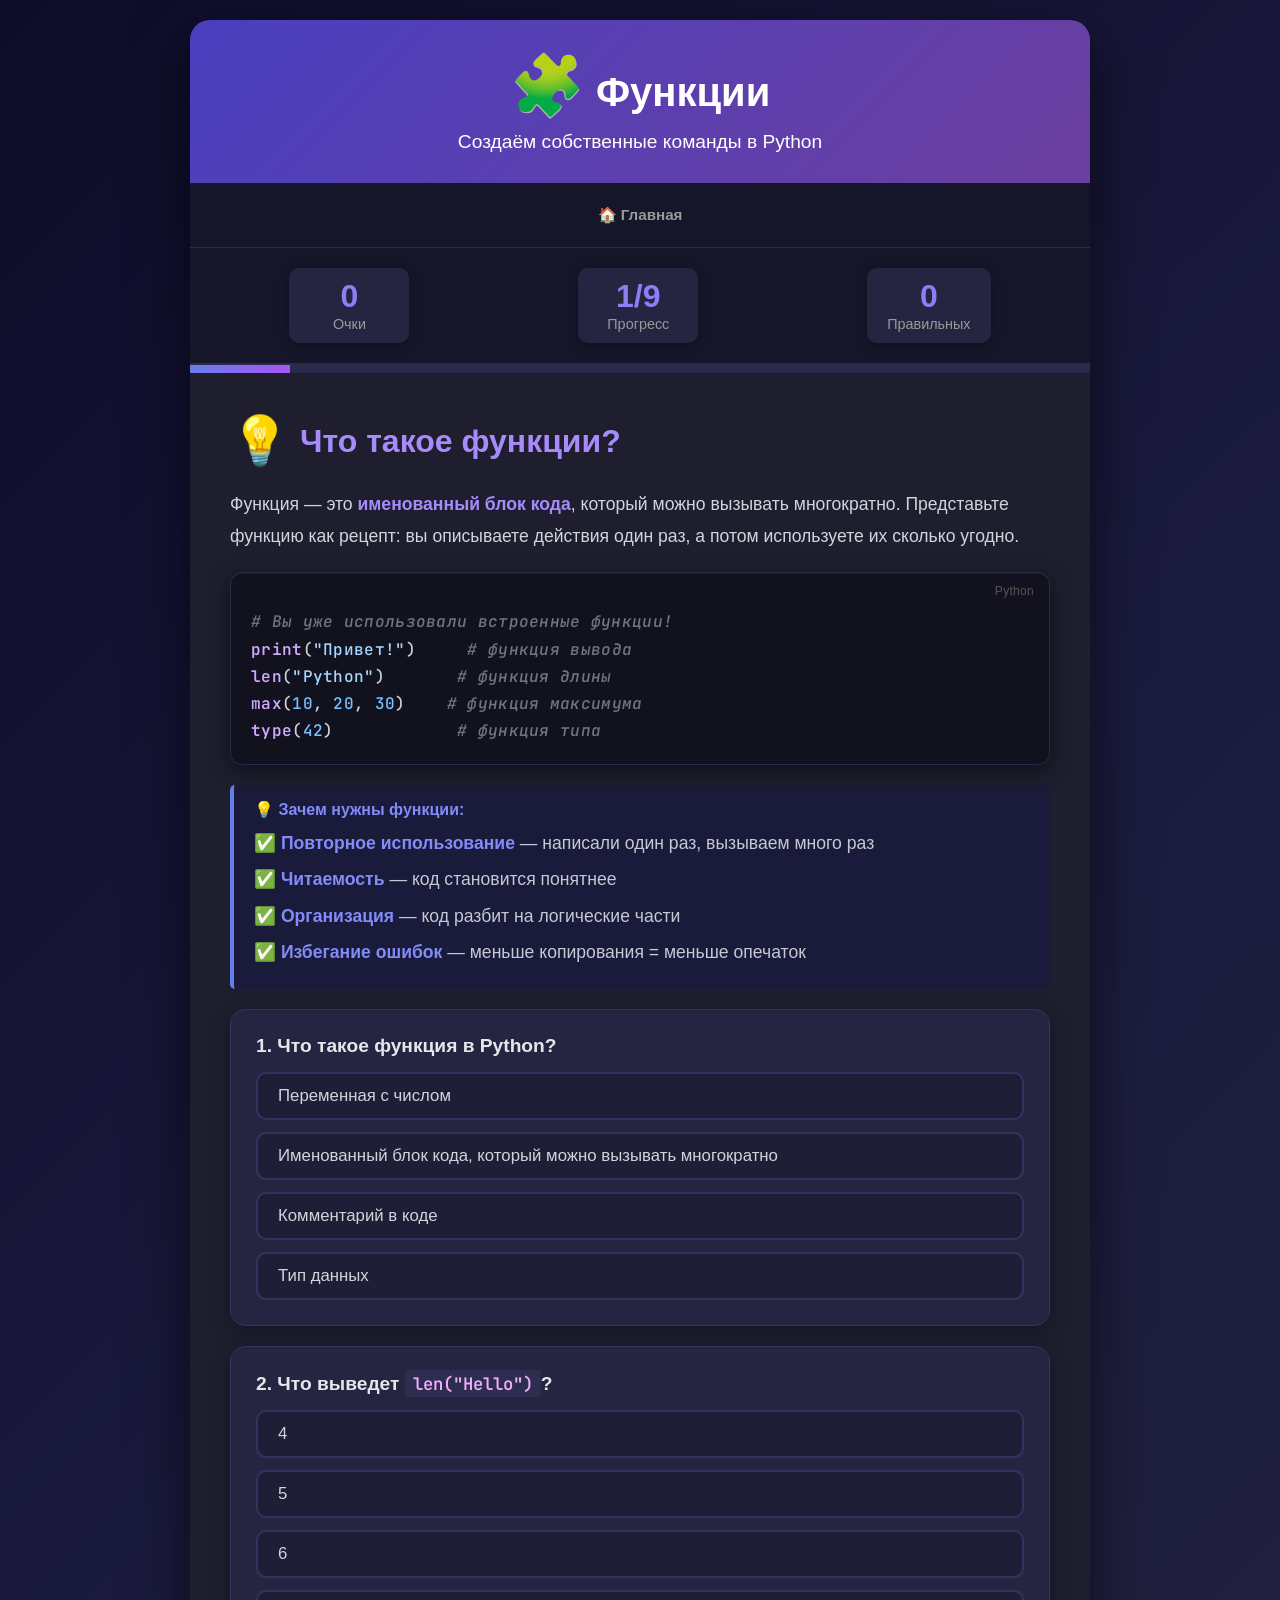
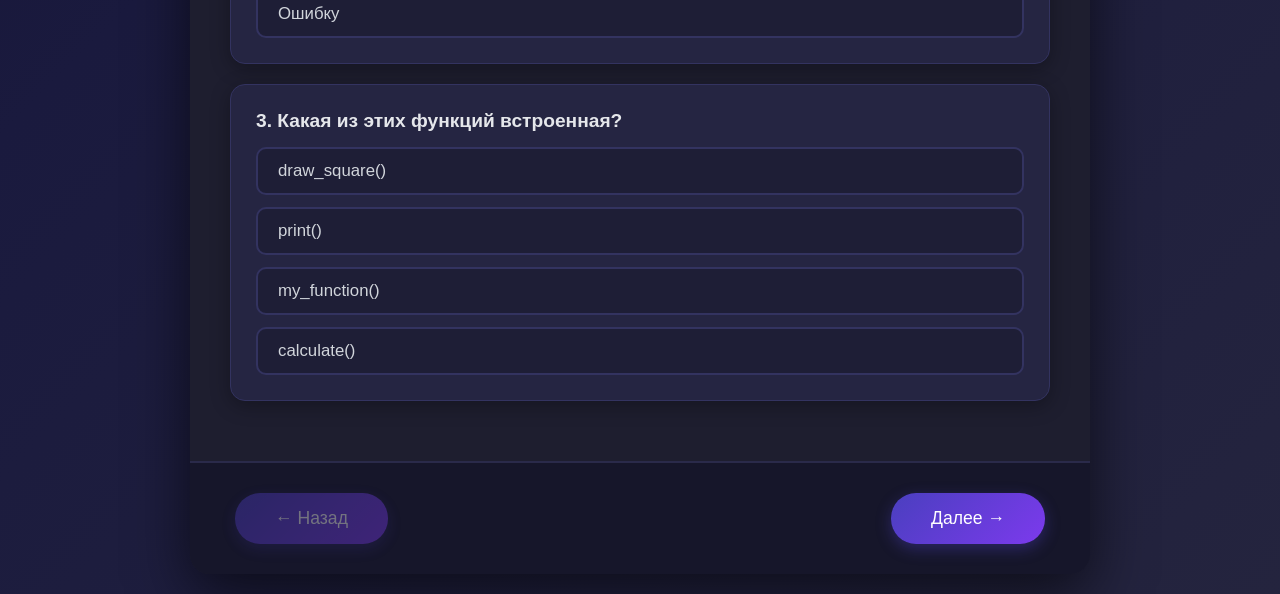
<file: functions.html>
<!DOCTYPE html>
<html lang="ru">
<head>
    <meta charset="UTF-8">
    <meta name="viewport" content="width=device-width, initial-scale=1.0">
    <title>Функции — Python</title>
    <link rel="stylesheet" href="style.css">
</head>
<body>
    <div class="container">
        <div class="header">
            <h1><span class="emoji-icon">🧩</span> Функции</h1>
            <p>Создаём собственные команды в Python</p>
        </div>

        <nav class="page-nav">
            <a href="index.html" class="page-link">🏠 Главная</a>
        </nav>

        <div class="stats">
            <div class="stat-item">
                <span class="stat-value" id="score">0</span>
                <span class="stat-label">Очки</span>
            </div>
            <div class="stat-item">
                <span class="stat-value" id="progress">1/9</span>
                <span class="stat-label">Прогресс</span>
            </div>
            <div class="stat-item">
                <span class="stat-value" id="correct">0</span>
                <span class="stat-label">Правильных</span>
            </div>
        </div>

        <div class="progress-bar">
            <div class="progress-fill" id="progressFill"></div>
        </div>

        <div class="content">
            <!-- Раздел 1: Что такое функции -->
            <div class="lesson-section active" id="section1">
                <h2><span class="emoji-icon">💡</span> Что такое функции?</h2>
                <p>Функция — это <strong style="color:#a78bfa;">именованный блок кода</strong>, который можно вызывать многократно. Представьте функцию как рецепт: вы описываете действия один раз, а потом используете их сколько угодно.</p>

                <div class="code-block"><span class="com"># Вы уже использовали встроенные функции!</span>
<span class="func">print</span>(<span class="str">"Привет!"</span>)     <span class="com"># функция вывода</span>
<span class="func">len</span>(<span class="str">"Python"</span>)       <span class="com"># функция длины</span>
<span class="func">max</span>(<span class="num">10</span>, <span class="num">20</span>, <span class="num">30</span>)    <span class="com"># функция максимума</span>
<span class="func">type</span>(<span class="num">42</span>)            <span class="com"># функция типа</span></div>

                <div class="example-box">
                    <strong>💡 Зачем нужны функции:</strong>
                    <p>✅ <strong>Повторное использование</strong> — написали один раз, вызываем много раз</p>
                    <p>✅ <strong>Читаемость</strong> — код становится понятнее</p>
                    <p>✅ <strong>Организация</strong> — код разбит на логические части</p>
                    <p>✅ <strong>Избегание ошибок</strong> — меньше копирования = меньше опечаток</p>
                </div>

                <div class="quiz-container">
                    <div class="quiz-question">1. Что такое функция в Python?</div>
                    <div class="quiz-options">
                        <div class="quiz-option" data-correct="false">Переменная с числом</div>
                        <div class="quiz-option" data-correct="true">Именованный блок кода, который можно вызывать многократно</div>
                        <div class="quiz-option" data-correct="false">Комментарий в коде</div>
                        <div class="quiz-option" data-correct="false">Тип данных</div>
                    </div>
                </div>
                <div class="quiz-container">
                    <div class="quiz-question">2. Что выведет <code>len("Hello")</code>?</div>
                    <div class="quiz-options">
                        <div class="quiz-option" data-correct="false">4</div>
                        <div class="quiz-option" data-correct="true">5</div>
                        <div class="quiz-option" data-correct="false">6</div>
                        <div class="quiz-option" data-correct="false">Ошибку</div>
                    </div>
                </div>
                <div class="quiz-container">
                    <div class="quiz-question">3. Какая из этих функций встроенная?</div>
                    <div class="quiz-options">
                        <div class="quiz-option" data-correct="false">draw_square()</div>
                        <div class="quiz-option" data-correct="true">print()</div>
                        <div class="quiz-option" data-correct="false">my_function()</div>
                        <div class="quiz-option" data-correct="false">calculate()</div>
                    </div>
                </div>
            </div>

            <!-- Раздел 2: Создание функций -->
            <div class="lesson-section" id="section2">
                <h2><span class="emoji-icon">🛠️</span> Создание функций</h2>
                <p>Функция создаётся с помощью ключевого слова <code>def</code> (от англ. <em>define</em> — определить).</p>

                <div class="code-block"><span class="com"># Создание функции</span>
<span class="kw">def</span> <span class="func">greet</span>():
    <span class="func">print</span>(<span class="str">"Привет, мир!"</span>)

<span class="com"># Вызов функции</span>
<span class="func">greet</span>()  <span class="com"># Привет, мир!</span>
<span class="func">greet</span>()  <span class="com"># Привет, мир!</span>
<span class="func">greet</span>()  <span class="com"># Привет, мир!</span></div>

                <div class="example-box">
                    <strong>️ Важно: функция не работает без вызова!</strong>
                    <p>Просто написать <code>def</code> — недостаточно. Python запомнит функцию, но <strong>не выполнит её</strong>, пока вы её не вызовете.</p>
                    <p>Без вызова <code>greet()</code> код выше ничего не выведет на экран!</p>
                    <p>🔑 <strong>def</strong> = "создать рецепт" → <strong>вызов</strong> = "приготовить по рецепту"</p>
                </div>

                <div class="example-box">
                    <strong>💡 Структура функции:</strong>
                    <p><code>def</code> — ключевое слово для создания функции</p>
                    <p><code>greet</code> — имя функции (как переменная, но с действиями)</p>
                    <p><code>()</code> — скобки для параметров (пока пустые)</p>
                    <p><code>:</code> — двоеточие обязательно!</p>
                    <p><strong>Отступ</strong> — тело функции (4 пробела или Tab)</p>
                </div>

                <h3>Функции с параметрами</h3>
                <div class="code-block"><span class="kw">def</span> <span class="func">greet</span>(<span class="var">name</span>):
    <span class="func">print</span>(<span class="str">f"Привет, </span><span class="var">{name}</span><span class="str">!"</span>)

<span class="func">greet</span>(<span class="str">"Алиса"</span>)   <span class="com"># Привет, Алиса!</span>
<span class="func">greet</span>(<span class="str">"Боб"</span>)     <span class="com"># Привет, Боб!</span></div>

                <h3>Пример с turtle: рисуем квадрат</h3>
                <div class="code-block"><span class="kw">def</span> <span class="func">draw_square</span>(<span class="var">size</span>):
    <span class="kw">for</span> <span class="var">i</span> <span class="kw">in</span> <span class="func">range</span>(<span class="num">4</span>):
        <span class="func">forward</span>(<span class="var">size</span>)
        <span class="func">right</span>(<span class="num">90</span>)

<span class="com"># Рисуем квадраты разного размера</span>
<span class="func">draw_square</span>(<span class="num">50</span>)
<span class="func">draw_square</span>(<span class="num">100</span>)
<span class="func">draw_square</span>(<span class="num">150</span>)</div>

                <div class="quiz-container">
                    <div class="quiz-question">1. Какое ключевое слово используется для создания функции?</div>
                    <div class="quiz-options">
                        <div class="quiz-option" data-correct="false"><code>function</code></div>
                        <div class="quiz-option" data-correct="true"><code>def</code></div>
                        <div class="quiz-option" data-correct="false"><code>func</code></div>
                        <div class="quiz-option" data-correct="false"><code>define</code></div>
                    </div>
                </div>
                <div class="quiz-container">
                    <div class="quiz-question">2. Что произойдёт, если создать функцию, но не вызвать её?</div>
                    <div class="quiz-options">
                        <div class="quiz-option" data-correct="false">Функция выполнится один раз</div>
                        <div class="quiz-option" data-correct="false">Будет ошибка</div>
                        <div class="quiz-option" data-correct="true">Ничего не произойдёт — функция просто запомнится</div>
                        <div class="quiz-option" data-correct="false">Функция выполнится автоматически</div>
                    </div>
                </div>
                <div class="quiz-container">
                    <div class="quiz-question">3. Что такое параметр функции?</div>
                    <div class="quiz-options">
                        <div class="quiz-option" data-correct="false">Имя функции</div>
                        <div class="quiz-option" data-correct="true">Переменная, которую функция принимает при вызове</div>
                        <div class="quiz-option" data-correct="false">Возвращаемое значение</div>
                        <div class="quiz-option" data-correct="false">Комментарий</div>
                    </div>
                </div>
            </div>

            <!-- Раздел 3: Параметры и аргументы -->
            <div class="lesson-section" id="section3">
                <h2><span class="emoji-icon">📥</span> Параметры и аргументы</h2>

                <h3>В чём разница?</h3>
                <div class="code-block"><span class="kw">def</span> <span class="func">greet</span>(<span class="var">name</span>):      <span class="com"># name — это ПАРАМЕТР</span>
    <span class="func">print</span>(<span class="str">f"Привет, </span><span class="var">{name}</span><span class="str">!"</span>)

<span class="func">greet</span>(<span class="str">"Алиса"</span>)          <span class="com"># "Алиса" — это АРГУМЕНТ</span></div>

                <div class="example-box">
                    <strong>💡 Запомните разницу:</strong>
                    <p><strong>Параметр</strong> — это "переменная-заглушка" в определении функции (<code>def</code>)</p>
                    <p><strong>Аргумент</strong> — это конкретное значение, которое мы передаём при вызове</p>
                    <p>Аналогия: параметр — это пустая форма, аргумент — то, что мы в неё вписываем</p>
                </div>

                <h3>Аргументы подставляются по порядку</h3>
                <div class="code-block"><span class="kw">def</span> <span class="func">introduce</span>(<span class="var">name</span>, <span class="var">age</span>):
    <span class="func">print</span>(<span class="str">f"Меня зовут </span><span class="var">{name}</span><span class="str">, мне </span><span class="var">{age}</span><span class="str"> лет"</span>)

<span class="com"># Первый аргумент → первый параметр (name)</span>
<span class="com"># Второй аргумент → второй параметр (age)</span>
<span class="func">introduce</span>(<span class="str">"Алиса"</span>, <span class="num">20</span>)   <span class="com"># Меня зовут Алиса, мне 20 лет</span>
<span class="func">introduce</span>(<span class="str">"Боб"</span>, <span class="num">25</span>)     <span class="com"># Меня зовут Боб, мне 25 лет</span></div>

                <div class="example-box">
                    <strong>️ Порядок важен!</strong>
                    <p>Если перепутать порядок, получится бессмыслица:</p>
                    <p><code>introduce(20, "Алиса")</code> → "Меня зовут 20, мне Алиса лет" 😅</p>
                </div>

                <h3>Именованные аргументы — порядок не важен</h3>
                <p>Если указать имя параметра при вызове, можно передавать аргументы в любом порядке:</p>

                <div class="code-block"><span class="com"># Обычный вызов (по порядку)</span>
<span class="func">introduce</span>(<span class="str">"Алиса"</span>, <span class="num">20</span>)

<span class="com"># Именованные аргументы (порядок не важен!)</span>
<span class="func">introduce</span>(<span class="var">age</span><span class="op">=</span><span class="num">20</span>, <span class="var">name</span><span class="op">=</span><span class="str">"Алиса"</span>)

<span class="com"># Оба вызова дают одинаковый результат</span></div>

                <h3>Значения по умолчанию</h3>
                <p>Можно задать значение параметра "по умолчанию" — тогда его можно не передавать при вызове:</p>

                <div class="code-block"><span class="kw">def</span> <span class="func">greet</span>(<span class="var">name</span>, <span class="var">greeting</span><span class="op">=</span><span class="str">"Привет"</span>):
    <span class="func">print</span>(<span class="str">f"</span><span class="var">{greeting}</span><span class="str">, </span><span class="var">{name}</span><span class="str">!"</span>)

<span class="func">greet</span>(<span class="str">"Алиса"</span>)              
<span class="com"># Привет, Алиса! (используется значение по умолчанию)</span>
<span class="func">greet</span>(<span class="str">"Боб"</span>, <span class="str">"Здравствуй"</span>)  
<span class="com"># Здравствуй, Боб! (значение заменено)</span></div>

                <div class="example-box">
                    <strong>💡 Правило:</strong>
                    <p>Параметры со значениями по умолчанию должны идти <strong>после</strong> обязательных параметров</p>
                    <p>✅ <code>def f(name, greeting="Привет")</code> — правильно</p>
                    <p>❌ <code>def f(greeting="Привет", name)</code> — ошибка!</p>
                </div>

                <div class="quiz-container">
                    <div class="quiz-question">1. Что такое параметр функции?</div>
                    <div class="quiz-options">
                        <div class="quiz-option" data-correct="false">Значение, которое передаётся при вызове</div>
                        <div class="quiz-option" data-correct="true">Переменная в определении функции (def)</div>
                        <div class="quiz-option" data-correct="false">Возвращаемое значение</div>
                        <div class="quiz-option" data-correct="false">Имя функции</div>
                    </div>
                </div>
                <div class="quiz-container">
                    <div class="quiz-question">2. Что выведет этот код:</div>
                    <pre class="quiz-code">def greet(name, greeting="Привет"):
    print(f"{greeting}, {name}!")

greet("Боб")</pre>
                    <div class="quiz-options">
                        <div class="quiz-option" data-correct="false">Привет, name!</div>
                        <div class="quiz-option" data-correct="true">Привет, Боб!</div>
                        <div class="quiz-option" data-correct="false">Ошибку</div>
                        <div class="quiz-option" data-correct="false">greeting, Боб!</div>
                    </div>
                </div>
                <div class="quiz-container">
                    <div class="quiz-question">3. Что выведет этот код:</div>
                    <pre class="quiz-code">def introduce(name, age):
    print(f"{name} - {age}")

introduce(age=25, name="Боб")</pre>
                    <div class="quiz-options">
                        <div class="quiz-option" data-correct="false">25 - Боб</div>
                        <div class="quiz-option" data-correct="true">Боб - 25</div>
                        <div class="quiz-option" data-correct="false">Ошибку</div>
                        <div class="quiz-option" data-correct="false">name - age</div>
                    </div>
                </div>
            </div>

            <!-- Раздел 4: Возврат значений -->
            <div class="lesson-section" id="section4">
                <h2><span class="emoji-icon">📤</span> Возврат значений</h2>
                <p>Функция может <strong>выводить</strong> результат на экран через <code>print</code>, а может <strong>возвращать</strong> его через <code>return</code>. Это большая разница!</p>

                <h3>Вариант 1: функция с print (только выводит)</h3>
                <div class="code-block"><span class="kw">def</span> <span class="func">add_print</span>(<span class="var">a</span>, <span class="var">b</span>):
    <span class="func">print</span>(<span class="var">a</span> <span class="op">+</span> <span class="var">b</span>)

<span class="var">result</span> <span class="op">=</span> <span class="func">add_print</span>(<span class="num">3</span>, <span class="num">5</span>)  <span class="com"># На экран: 8</span>
<span class="func">print</span>(<span class="var">result</span>)             <span class="com"># На экран: None</span>
<span class="com"># result нельзя использовать в вычислениях!</span></div>

                <h3>Вариант 2: функция с return (возвращает значение)</h3>
                <div class="code-block"><span class="kw">def</span> <span class="func">add_return</span>(<span class="var">a</span>, <span class="var">b</span>):
    <span class="kw">return</span> <span class="var">a</span> <span class="op">+</span> <span class="var">b</span>

<span class="var">result</span> <span class="op">=</span> <span class="func">add_return</span>(<span class="num">3</span>, <span class="num">5</span>)  <span class="com"># Ничего не выводится</span>
<span class="func">print</span>(<span class="var">result</span>)              <span class="com"># На экран: 8</span>
<span class="com"># result можно использовать дальше!</span>
<span class="func">print</span>(<span class="var">result</span> <span class="op">*</span> <span class="num">2</span>)          <span class="com"># На экран: 16</span></div>

                <div class="example-box">
                    <strong>⚠️ print vs return:</strong>
                    <p><code>print()</code> — <strong>показывает</strong> значение на экране, но функция ничего не возвращает (вернёт <code>None</code>)</p>
                    <p><code>return</code> — <strong>отдаёт</strong> значение обратно в код, который вызвал функцию</p>
                    <p>Функция без <code>return</code> всегда возвращает <code>None</code></p>
                </div>

                <h3>Возврат нескольких значений</h3>
                <p>Функция может возвращать несколько значений через запятую — на самом деле это кортеж:</p>

                <div class="code-block"><span class="kw">def</span> <span class="func">get_min_max</span>(<span class="var">numbers</span>):
    <span class="kw">return</span> <span class="func">min</span>(<span class="var">numbers</span>), <span class="func">max</span>(<span class="var">numbers</span>)

<span class="var">minimum</span>, <span class="var">maximum</span> <span class="op">=</span> <span class="func">get_min_max</span>([<span class="num">3</span>, <span class="num">1</span>, <span class="num">4</span>, <span class="num">1</span>, <span class="num">5</span>])
<span class="func">print</span>(<span class="var">minimum</span>)  <span class="com"># 1</span>
<span class="func">print</span>(<span class="var">maximum</span>)  <span class="com"># 5</span></div>

                <h3>Пример: вычисление площади круга</h3>
                <div class="code-block"><span class="kw">def</span> <span class="func">circle_area</span>(<span class="var">radius</span>):
    <span class="kw">return</span> <span class="num">3.14</span> <span class="op">*</span> <span class="var">radius</span> <span class="op">**</span> <span class="num">2</span>

<span class="var">area1</span> <span class="op">=</span> <span class="func">circle_area</span>(<span class="num">5</span>)
<span class="var">area2</span> <span class="op">=</span> <span class="func">circle_area</span>(<span class="num">10</span>)

<span class="func">print</span>(<span class="var">area1</span>)  <span class="com"># 78.5</span>
<span class="func">print</span>(<span class="var">area2</span>)  <span class="com"># 314.0</span>
<span class="func">print</span>(<span class="var">area2</span> <span class="op">-</span> <span class="var">area1</span>)  <span class="com"># 235.5</span></div>

                <div class="quiz-container">
                    <div class="quiz-question">1. Что выведет этот код:</div>
                    <pre class="quiz-code">def multiply(x, y):
    return x * y

result = multiply(4, 7)
print(result + 1)</pre>
                    <div class="quiz-options">
                        <div class="quiz-option" data-correct="false">28</div>
                        <div class="quiz-option" data-correct="true">29</div>
                        <div class="quiz-option" data-correct="false">471</div>
                        <div class="quiz-option" data-correct="false">None</div>
                    </div>
                </div>
                <div class="quiz-container">
                    <div class="quiz-question">2. Что возвращает функция без return?</div>
                    <div class="quiz-options">
                        <div class="quiz-option" data-correct="false">0</div>
                        <div class="quiz-option" data-correct="false">Пустую строку</div>
                        <div class="quiz-option" data-correct="true">None</div>
                        <div class="quiz-option" data-correct="false">Ошибку</div>
                    </div>
                </div>
                <div class="quiz-container">
                    <div class="quiz-question">3. Что выведет этот код:</div>
                    <pre class="quiz-code">def get_pair():
    return 1, 2

x, y = get_pair()
print(x + y)</pre>
                    <div class="quiz-options">
                        <div class="quiz-option" data-correct="false">(1, 2)</div>
                        <div class="quiz-option" data-correct="true">3</div>
                        <div class="quiz-option" data-correct="false">12</div>
                        <div class="quiz-option" data-correct="false">Ошибку</div>
                    </div>
                </div>
            </div>

            <!-- Раздел 5: *args и **kwargs -->
            <div class="lesson-section" id="section5">
                <h2><span class="emoji-icon"></span> *args и **kwargs</h2>
                <p>Иногда мы не знаем заранее, сколько аргументов передаст пользователь. Для этого есть <code>*args</code> и <code>**kwargs</code>.</p>

                <h3>*args — произвольное количество аргументов</h3>
                <p><code>*args</code> собирает все переданные аргументы в <strong>кортеж</strong>. Можно передать любое количество:</p>

                <div class="code-block"><span class="kw">def</span> <span class="func">sum_all</span>(<span class="op">*</span><span class="var">args</span>):
    <span class="var">total</span> <span class="op">=</span> <span class="num">0</span>
    <span class="kw">for</span> <span class="var">num</span> <span class="kw">in</span> <span class="var">args</span>:      <span class="com"># args — это кортеж</span>
        <span class="var">total</span> <span class="op">+=</span> <span class="var">num</span>     <span class="com"># прибавляем каждое число</span>
    <span class="kw">return</span> <span class="var">total</span>

<span class="func">print</span>(<span class="func">sum_all</span>(<span class="num">1</span>, <span class="num">2</span>, <span class="num">3</span>))        <span class="com"># 6  (1+2+3)</span>
<span class="func">print</span>(<span class="func">sum_all</span>(<span class="num">10</span>, <span class="num">20</span>))         <span class="com"># 30 (10+20)</span>
<span class="func">print</span>(<span class="func">sum_all</span>(<span class="num">1</span>, <span class="num">2</span>, <span class="num">3</span>, <span class="num">4</span>, <span class="num">5</span>))  <span class="com"># 15 (1+2+3+4+5)</span></div>

                <div class="example-box">
                    <strong>💡 Как это работает пошагово:</strong>
                    <p>При вызове <code>sum_all(1, 2, 3)</code> переменная <code>args</code> становится кортежем <code>(1, 2, 3)</code></p>
                    <p>Цикл <code>for num in args</code> проходит по каждому числу: 1, потом 2, потом 3</p>
                    <p>Каждое число прибавляется к <code>total</code>: 0→1→3→6</p>
                </div>

                <h3>**kwargs — произвольное количество именованных аргументов</h3>
                <p><code>**kwargs</code> собирает именованные аргументы в <strong>словарь</strong>:</p>

                <div class="code-block"><span class="kw">def</span> <span class="func">print_info</span>(<span class="op">**</span><span class="var">kwargs</span>):
    <span class="kw">for</span> <span class="var">key</span>, <span class="var">value</span> <span class="kw">in</span> <span class="var">kwargs</span>.<span class="func">items</span>():
        <span class="func">print</span>(<span class="str">f"</span><span class="var">{key}</span><span class="str">: </span><span class="var">{value}</span><span class="str">"</span>)

<span class="func">print_info</span>(<span class="var">name</span><span class="op">=</span><span class="str">"Алиса"</span>, <span class="var">age</span><span class="op">=</span><span class="num">20</span>)
<span class="com"># name: Алиса</span>
<span class="com"># age: 20</span>

<span class="func">print_info</span>(<span class="var">city</span><span class="op">=</span><span class="str">"Москва"</span>, <span class="var">country</span><span class="op">=</span><span class="str">"Россия"</span>, <span class="var">pop</span><span class="op">=</span><span class="num">12000000</span>)
<span class="com"># city: Москва</span>
<span class="com"># country: Россия</span>
<span class="com"># pop: 12000000</span></div>

                <div class="example-box">
                    <strong> Как работает **kwargs:</strong>
                    <p>При вызове <code>print_info(name="Алиса", age=20)</code> переменная <code>kwargs</code> становится словарём <code>{"name": "Алиса", "age": 20}</code></p>
                    <p>Можно передать <strong>любое количество</strong> именованных параметров</p>
                </div>

                <div class="quiz-container">
                    <div class="quiz-question">1. Что выведет этот код:</div>
                    <pre class="quiz-code">def sum_all(*args):
    total = 0
    for num in args:
        total += num
    return total

print(sum_all(1, 2, 3, 4))</pre>
                    <div class="quiz-options">
                        <div class="quiz-option" data-correct="false">4</div>
                        <div class="quiz-option" data-correct="false">(1, 2, 3, 4)</div>
                        <div class="quiz-option" data-correct="true">10</div>
                        <div class="quiz-option" data-correct="false">Ошибку</div>
                    </div>
                </div>
                <div class="quiz-container">
                    <div class="quiz-question">2. Во что превращаются аргументы внутри функции с *args?</div>
                    <div class="quiz-options">
                        <div class="quiz-option" data-correct="false">В список</div>
                        <div class="quiz-option" data-correct="true">В кортеж</div>
                        <div class="quiz-option" data-correct="false">В словарь</div>
                        <div class="quiz-option" data-correct="false">В строку</div>
                    </div>
                </div>
                <div class="quiz-container">
                    <div class="quiz-question">3. Что выведет этот код:</div>
                    <pre class="quiz-code">def print_info(**kwargs):
    for key, value in kwargs.items():
        print(f"{key}: {value}")

print_info(city="Москва", country="Россия")</pre>
                    <div class="quiz-options">
                        <div class="quiz-option" data-correct="true">city: Москва<br>country: Россия</div>
                        <div class="quiz-option" data-correct="false">Москва Россия</div>
                        <div class="quiz-option" data-correct="false">Ошибку</div>
                        <div class="quiz-option" data-correct="false">city country</div>
                    </div>
                </div>
            </div>

            <!-- Раздел 6: Lambda и подсказки типов -->
            <div class="lesson-section" id="section6">
                <h2><span class="emoji-icon"></span> Lambda и подсказки типов</h2>

                <h3>Lambda-функции</h3>
                <p>Lambda — это <strong>анонимная</strong> (безымянная) функция в одну строку. Используется для простых операций.</p>

                <div class="code-block"><span class="com"># Обычная функция</span>
<span class="kw">def</span> <span class="func">square</span>(<span class="var">x</span>):
    <span class="kw">return</span> <span class="var">x</span> <span class="op">**</span> <span class="num">2</span>

<span class="com"># То же самое через lambda</span>
<span class="var">square</span> <span class="op">=</span> <span class="kw">lambda</span> <span class="var">x</span>: <span class="var">x</span> <span class="op">**</span> <span class="num">2</span>

<span class="func">print</span>(<span class="var">square</span>(<span class="num">5</span>))  <span class="com"># 25</span>

<span class="com"># Lambda с несколькими параметрами</span>
<span class="var">add</span> <span class="op">=</span> <span class="kw">lambda</span> <span class="var">a</span>, <span class="var">b</span>: <span class="var">a</span> <span class="op">+</span> <span class="var">b</span>
<span class="func">print</span>(<span class="var">add</span>(<span class="num">3</span>, <span class="num">7</span>))  <span class="com"># 10</span></div>

                <div class="example-box">
                    <strong> Когда использовать lambda:</strong>
                    <p>✅ Для простых однострочных функций</p>
                    <p>✅ Как аргумент для других функций (sort, map, filter)</p>
                    <p>⚠️ Не использовать для сложной логики — лучше обычная функция</p>
                </div>

                <h3>Подсказки типов (Type Hints)</h3>
                <p>Подсказки типов <strong>не влияют</strong> на работу кода, но помогают понять, какие данные ожидаются.</p>

                <div class="code-block"><span class="kw">def</span> <span class="func">greet</span>(<span class="var">name</span>: <span class="func">str</span>, <span class="var">age</span>: <span class="func">int</span>) <span class="op">-></span> <span class="func">str</span>:
    <span class="kw">return</span> <span class="str">f"Привет, </span><span class="var">{name}</span><span class="str">! Тебе </span><span class="var">{age}</span><span class="str"> лет."</span>

<span class="func">print</span>(<span class="func">greet</span>(<span class="str">"Алиса"</span>, <span class="num">20</span>))
<span class="com"># Привет, Алиса! Тебе 20 лет.</span></div>

                <div class="example-box">
                    <strong> Синтаксис подсказок:</strong>
                    <p><code>name: str</code> — параметр <code>name</code> должен быть строкой</p>
                    <p><code>age: int</code> — параметр <code>age</code> должен быть целым числом</p>
                    <p><code>-> str</code> — функция возвращает строку</p>
                    <p>⚠️ Python <strong>не проверяет</strong> типы автоматически — это только подсказки для программиста</p>
                </div>

                <div class="quiz-container">
                    <div class="quiz-question">1. Что выведет этот код:</div>
                    <pre class="quiz-code">double = lambda x: x * 2
print(double(7))</pre>
                    <div class="quiz-options">
                        <div class="quiz-option" data-correct="false">7</div>
                        <div class="quiz-option" data-correct="true">14</div>
                        <div class="quiz-option" data-correct="false">lambda</div>
                        <div class="quiz-option" data-correct="false">Ошибку</div>
                    </div>
                </div>
                <div class="quiz-container">
                    <div class="quiz-question">2. Что означает <code>-> str</code> в определении функции?</div>
                    <div class="quiz-options">
                        <div class="quiz-option" data-correct="false">Функция принимает строку</div>
                        <div class="quiz-option" data-correct="true">Функция возвращает строку</div>
                        <div class="quiz-option" data-correct="false">Функция удаляет строку</div>
                        <div class="quiz-option" data-correct="false">Ошибку</div>
                    </div>
                </div>
                <div class="quiz-container">
                    <div class="quiz-question">3. Что выведет этот код:</div>
                    <pre class="quiz-code">multiply = lambda a, b: a * b
print(multiply(4, 5))</pre>
                    <div class="quiz-options">
                        <div class="quiz-option" data-correct="false">9</div>
                        <div class="quiz-option" data-correct="false">45</div>
                        <div class="quiz-option" data-correct="true">20</div>
                        <div class="quiz-option" data-correct="false">Ошибку</div>
                    </div>
                </div>
            </div>

            <!-- Раздел 7: Область видимости -->
            <div class="lesson-section" id="section7">
                <h2><span class="emoji-icon"></span> Область видимости переменных</h2>
                <p>Каждая переменная существует только в определённой <strong>области видимости</strong> — там, где она была создана.</p>

                <h3>Локальные и глобальные переменные</h3>
                <div class="example-box">
                    <strong>📌 Определения:</strong>
                    <p><strong>Локальная переменная</strong> — создана <em>внутри</em> функции. Видна <strong>только внутри</strong> этой функции.</p>
                    <p><strong>Глобальная переменная</strong> — создана <em>вне</em> функций. Видна <strong>везде</strong> в программе.</p>
                </div>

                <div class="code-block"><span class="var">x</span> <span class="op">=</span> <span class="num">10</span>  <span class="com"># глобальная переменная</span>

<span class="kw">def</span> <span class="func">my_func</span>():
    <span class="func">print</span>(<span class="var">x</span>)  <span class="com"># 10 — функция видит глобальную переменную</span>

<span class="func">my_func</span>()
<span class="func">print</span>(<span class="var">x</span>)  <span class="com"># 10 — доступна и снаружи</span></div>

                <div class="code-block"><span class="kw">def</span> <span class="func">my_func</span>():
    <span class="var">y</span> <span class="op">=</span> <span class="num">20</span>  <span class="com"># локальная переменная</span>
    <span class="func">print</span>(<span class="var">y</span>)  <span class="com"># 20 — внутри функции всё работает</span>

<span class="func">my_func</span>()
<span class="com"># print(y)  # Ошибка! y не существует вне функции</span></div>

                <div class="example-box">
                    <strong>⚠️ Важное правило:</strong>
                    <p style="color: #fbbf24; font-weight: bold;">Функция может <strong>читать</strong> глобальные переменные, но не может их <strong>изменять</strong> без ключевого слова <code>global</code>.</p>
                </div>

                <h3>Почему нельзя изменять глобальные переменные?</h3>
                <div class="code-block"><span class="var">count</span> <span class="op">=</span> <span class="num">0</span>

<span class="kw">def</span> <span class="func">increment</span>():
    <span class="var">count</span> <span class="op">=</span> <span class="var">count</span> <span class="op">+</span> <span class="num">1</span>  <span class="com">#  Ошибка UnboundLocalError!</span>

<span class="func">increment</span>()</div>

                <p>Python видит присваивание <code>count = ...</code> внутри функции и решает, что <code>count</code> — локальная переменная. Но справа от <code>=</code> он пытается прочитать её же — а она ещё не создана!</p>

                <h3>Решение: ключевое слово global</h3>
                <div class="code-block"><span class="var">count</span> <span class="op">=</span> <span class="num">0</span>

<span class="kw">def</span> <span class="func">increment</span>():
    <span class="kw">global</span> <span class="var">count</span>      <span class="com"># ✅ говорим: используй глобальную count</span>
    <span class="var">count</span> <span class="op">=</span> <span class="var">count</span> <span class="op">+</span> <span class="num">1</span>

<span class="func">increment</span>()
<span class="func">increment</span>()
<span class="func">print</span>(<span class="var">count</span>)  <span class="com"># 2</span></div>

                <div class="example-box">
                    <strong>💡 Когда использовать global:</strong>
                    <p>✅ Когда функция должна <strong>изменить</strong> глобальную переменную</p>
                    <p>⚠️ Злоупотреблять <code>global</code> не стоит — лучше передавать значения через параметры и <code>return</code></p>
                </div>

                <div class="quiz-container">
                    <div class="quiz-question">1. Что выведет этот код:</div>
                    <pre class="quiz-code">x = 10

def func():
    print(x)

func()</pre>
                    <div class="quiz-options">
                        <div class="quiz-option" data-correct="false">Ошибку</div>
                        <div class="quiz-option" data-correct="true">10</div>
                        <div class="quiz-option" data-correct="false">None</div>
                        <div class="quiz-option" data-correct="false">Ничего</div>
                    </div>
                </div>
                <div class="quiz-container">
                    <div class="quiz-question">2. Что выведет этот код:</div>
                    <pre class="quiz-code">x = 100

def func():
    x = 50
    print(x)

func()
print(x)</pre>
                    <div class="quiz-options">
                        <div class="quiz-option" data-correct="false">50<br>50</div>
                        <div class="quiz-option" data-correct="true">50<br>100</div>
                        <div class="quiz-option" data-correct="false">100<br>100</div>
                        <div class="quiz-option" data-correct="false">Ошибку</div>
                    </div>
                </div>
                <div class="quiz-container">
                    <div class="quiz-question">3. Зачем нужно ключевое слово <code>global</code>?</div>
                    <div class="quiz-options">
                        <div class="quiz-option" data-correct="false">Чтобы создать новую переменную</div>
                        <div class="quiz-option" data-correct="true">Чтобы изменить глобальную переменную внутри функции</div>
                        <div class="quiz-option" data-correct="false">Чтобы удалить переменную</div>
                        <div class="quiz-option" data-correct="false">Чтобы импортировать модуль</div>
                    </div>
                </div>
            </div>

            <!-- Раздел 8: Рекурсия -->
            <div class="lesson-section" id="section8">
                <h2><span class="emoji-icon">🔄</span> Рекурсия</h2>
                <p>Рекурсия — это когда функция <strong>вызывает сама себя</strong>.</p>

                <div class="example-box">
                    <strong>Аналогия с матрёшкой:</strong>
                    <p>Каждая матрёшка содержит внутри себя такую же, но поменьше. Представьте, что вам нужно узнать, сколько матрёшек внутри большой:</p>
                    <p>1️⃣ Открываете большую — внутри ещё одна</p>
                    <p>2️⃣ Открываете её — внутри ещё одна</p>
                    <p>3️⃣ Открываете — внутри <strong>самая маленькая</strong> (она не открывается)</p>
                    <p>4️⃣ Начинаете "собирать" ответ обратно: 1, 2, 3 матрёшки</p>
                    <p>🔑 <strong>Самая маленькая матрёшка</strong> — это <strong>базовый случай</strong> (условие остановки - выхода из рекурсии)</p>
                </div>

                <h3>Пример: факториал числа</h3>
                <p>Факториал числа <code>n</code> — это произведение всех чисел от 1 до n </p>
                <p>(обозначается <code>n!</code>) <code>5! = 5 × 4 × 3 × 2 × 1 = 120</code></p>

                <div class="code-block"><span class="kw">def</span> <span class="func">factorial</span>(<span class="var">n</span>):
    <span class="com"># Базовый случай — самая маленькая "матрёшка"</span>
    <span class="kw">if</span> <span class="var">n</span> <span class="op">==</span> <span class="num">0</span> <span class="kw">or</span> <span class="var">n</span> <span class="op">==</span> <span class="num">1</span>:
        <span class="kw">return</span> <span class="num">1</span>
    <span class="com"># Рекурсивный вызов — открываем следующую "матрёшку"</span>
    <span class="kw">return</span> <span class="var">n</span> <span class="op">*</span> <span class="func">factorial</span>(<span class="var">n</span> <span class="op">-</span> <span class="num">1</span>)

<span class="func">print</span>(<span class="func">factorial</span>(<span class="num">5</span>))  <span class="com"># 120</span></div>

                <h3>Как происходит вызов (пошагово)</h3>
                <div class="code-block"><span class="com"># factorial(5)</span>
<span class="com"># = 5 * factorial(4)</span>
<span class="com"># = 5 * 4 * factorial(3)</span>
<span class="com"># = 5 * 4 * 3 * factorial(2)</span>
<span class="com"># = 5 * 4 * 3 * 2 * factorial(1)</span>
<span class="com"># = 5 * 4 * 3 * 2 * 1    ← базовый случай!</span>
<span class="com"># = 120</span></div>

                <div class="example-box">
                    <strong>️ Правила рекурсии:</strong>
                    <p>✅ Обязательно нужен <strong>базовый случай</strong> (условие остановки) — иначе получится бесконечная рекурсия!</p>
                    <p>✅ Каждый вызов должен <strong>приближаться</strong> к базовому случаю (у нас <code>n</code> уменьшается)</p>
                    <p>❌ Без базового случая получите <code>RecursionError</code> — как матрёшка без дна!</p>
                </div>

                <h3>Пример с turtle: рекурсивная спираль</h3>
                <div class="code-block"><span class="kw">def</span> <span class="func">draw_spiral</span>(<span class="var">length</span>):
    <span class="kw">if</span> <span class="var">length</span> <span class="op"><</span> <span class="num">5</span>:
        <span class="kw">return</span>  <span class="com"># базовый случай — останавливаемся</span>
    <span class="func">forward</span>(<span class="var">length</span>)
    <span class="func">right</span>(<span class="num">90</span>)
    <span class="func">draw_spiral</span>(<span class="var">length</span> <span class="op">-</span> <span class="num">10</span>)  
    <span class="com"># рекурсивный вызов с меньшим размером</span>

<span class="func">draw_spiral</span>(<span class="num">100</span>)</div>

                <div class="quiz-container">
                    <div class="quiz-question">1. Что такое рекурсия?</div>
                    <div class="quiz-options">
                        <div class="quiz-option" data-correct="false">Цикл for</div>
                        <div class="quiz-option" data-correct="true">Когда функция вызывает сама себя</div>
                        <div class="quiz-option" data-correct="false">Импорт модуля</div>
                        <div class="quiz-option" data-correct="false">Создание списка</div>
                    </div>
                </div>
                <div class="quiz-container">
                    <div class="quiz-question">2. Что выведет <code>factorial(4)</code>?</div>
                    <div class="quiz-options">
                        <div class="quiz-option" data-correct="false">4</div>
                        <div class="quiz-option" data-correct="false">12</div>
                        <div class="quiz-option" data-correct="true">24</div>
                        <div class="quiz-option" data-correct="false">120</div>
                    </div>
                </div>
                <div class="quiz-container">
                    <div class="quiz-question">3. Что произойдёт, если в рекурсивной функции нет базового случая?</div>
                    <div class="quiz-options">
                        <div class="quiz-option" data-correct="false">Функция вернёт 0</div>
                        <div class="quiz-option" data-correct="false">Функция выполнится один раз</div>
                        <div class="quiz-option" data-correct="true">Произойдёт ошибка RecursionError</div>
                        <div class="quiz-option" data-correct="false">Ничего не произойдёт</div>
                    </div>
                </div>
            </div>

            <!-- Раздел 9: Итоговый тест -->
            <div class="lesson-section" id="section9">
                <h2><span class="emoji-icon">🏆</span> Итоговый тест</h2>
                <div class="final-test-header">
                    <h3 style="margin:0; color:#856404;">10 вопросов, 7 минут. Удачи!</h3>
                </div>

                <div class="global-timer" id="globalTimer">⏱️ 7:00</div>
                <div class="final-test-stats" id="finalTestStats" style="display: none;"></div>

                <div class="quiz-container final-q">
                    <div class="quiz-question">1. Что выведет этот код:</div>
                    <pre class="quiz-code">def multiply(a, b):
    return a * b

print(multiply(7, 8))</pre>
                    <div class="quiz-options">
                        <div class="quiz-option" data-correct="false">78</div>
                        <div class="quiz-option" data-correct="false">45</div>
                        <div class="quiz-option" data-correct="true">56</div>
                        <div class="quiz-option" data-correct="false">None</div>
                    </div>
                </div>
                <div class="quiz-container final-q">
                    <div class="quiz-question">2. Что выведет функция без return?</div>
                    <pre class="quiz-code">def hello():
    print("Hello world")

result = hello()
print(result)</pre>
                    <div class="quiz-options">
                        <div class="quiz-option" data-correct="false">Hello world</div>
                        <div class="quiz-option" data-correct="true">Hello world<br>None</div>
                        <div class="quiz-option" data-correct="false">Ошибку</div>
                        <div class="quiz-option" data-correct="false">None</div>
                    </div>
                </div>
                <div class="quiz-container final-q">
                    <div class="quiz-question">3. Что выведет lambda-функция:</div>
                    <pre class="quiz-code">square = lambda x: x ** 2
print(square(6))</pre>
                    <div class="quiz-options">
                        <div class="quiz-option" data-correct="false">12</div>
                        <div class="quiz-option" data-correct="true">36</div>
                        <div class="quiz-option" data-correct="false">6</div>
                        <div class="quiz-option" data-correct="false">Ошибку</div>
                    </div>
                </div>
                <div class="quiz-container final-q">
                    <div class="quiz-question">4. Что означает <code>-> int</code> в определении функции?</div>
                    <div class="quiz-options">
                        <div class="quiz-option" data-correct="false">Функция принимает целое число</div>
                        <div class="quiz-option" data-correct="true">Функция возвращает целое число</div>
                        <div class="quiz-option" data-correct="false">Функция удаляет целое число</div>
                        <div class="quiz-option" data-correct="false">Ошибку</div>
                    </div>
                </div>
                <div class="quiz-container final-q">
    <div class="quiz-question">5. Что выведет этот код:</div>
    <pre class="quiz-code">def sum_to_n(n):
    if n == 0:
        return 0
    return n + sum_to_n(n - 1)

print(sum_to_n(5))</pre>
    <div class="quiz-options">
        <div class="quiz-option" data-correct="false">5</div>
        <div class="quiz-option" data-correct="false">10</div>
        <div class="quiz-option" data-correct="true">15</div>
        <div class="quiz-option" data-correct="false">20</div>
    </div>
</div>
                <div class="quiz-container final-q">
    <div class="quiz-question">6. Что выведет этот код:</div>
    <pre class="quiz-code">score = 10

def update_score():
    score = 20
    print(score)

update_score()
print(score)</pre>
    <div class="quiz-options">
        <div class="quiz-option" data-correct="false">20<br>20</div>
        <div class="quiz-option" data-correct="true">20<br>10</div>
        <div class="quiz-option" data-correct="false">10<br>10</div>
        <div class="quiz-option" data-correct="false">Ошибку</div>
    </div>
</div>
                <div class="quiz-container final-q">
    <div class="quiz-question">7. Что выведет этот код:</div>
    <pre class="quiz-code">def create_profile(**kwargs):
    for key, val in kwargs.items():
        print(f"{key}: {val}")

create_profile(role="Admin", level=5)</pre>
    <div class="quiz-options">
        <div class="quiz-option" data-correct="true">role: Admin<br>level: 5</div>
        <div class="quiz-option" data-correct="false">Admin 5</div>
        <div class="quiz-option" data-correct="false">Ошибку</div>
        <div class="quiz-option" data-correct="false">role level</div>
    </div>
</div>
                <div class="quiz-container final-q">
    <div class="quiz-question">8. Что выведет этот код:</div>
    <pre class="quiz-code">def make_coffee(size="medium", type="latte"):
    return f"{size} {type}"

print(make_coffee(type="cappuccino"))</pre>
    <div class="quiz-options">
        <div class="quiz-option" data-correct="false">cappuccino medium</div>
        <div class="quiz-option" data-correct="true">medium cappuccino</div>
        <div class="quiz-option" data-correct="false">Ошибку</div>
        <div class="quiz-option" data-correct="false">None</div>
    </div>
</div>
                <div class="quiz-container final-q">
                    <div class="quiz-question">9. Что выведет этот код:</div>
                    <pre class="quiz-code">def get_min_max(numbers):
    return min(numbers), max(numbers)

minimum, maximum = get_min_max([3, 1, 4, 1, 5])
print(minimum, maximum)</pre>
                    <div class="quiz-options">
                        <div class="quiz-option" data-correct="false">(1, 5)</div>
                        <div class="quiz-option" data-correct="true">1 5</div>
                        <div class="quiz-option" data-correct="false">15</div>
                        <div class="quiz-option" data-correct="false">Ошибку</div>
                    </div>
                </div>
                <div class="quiz-container final-q">
    <div class="quiz-question">10. Что выведет этот код:</div>
    <pre class="quiz-code">def multiply_all(*args):
    result = 1
    for num in args:
        result *= num
    return result

print(multiply_all(2, 3, 4))</pre>
    <div class="quiz-options">
        <div class="quiz-option" data-correct="false">9</div>
        <div class="quiz-option" data-correct="false">(2, 3, 4)</div>
        <div class="quiz-option" data-correct="true">24</div>
        <div class="quiz-option" data-correct="false">Ошибку</div>
    </div>
</div>
            </div>
        </div>

        <div class="navigation">
            <button class="btn" id="prevBtn" onclick="previousSection()" disabled>← Назад</button>
            <button class="btn" id="nextBtn" onclick="nextSection()">Далее →</button>
        </div>
    </div>

    <script src="script-functions.js"></script>
</body>
</html>
</file>
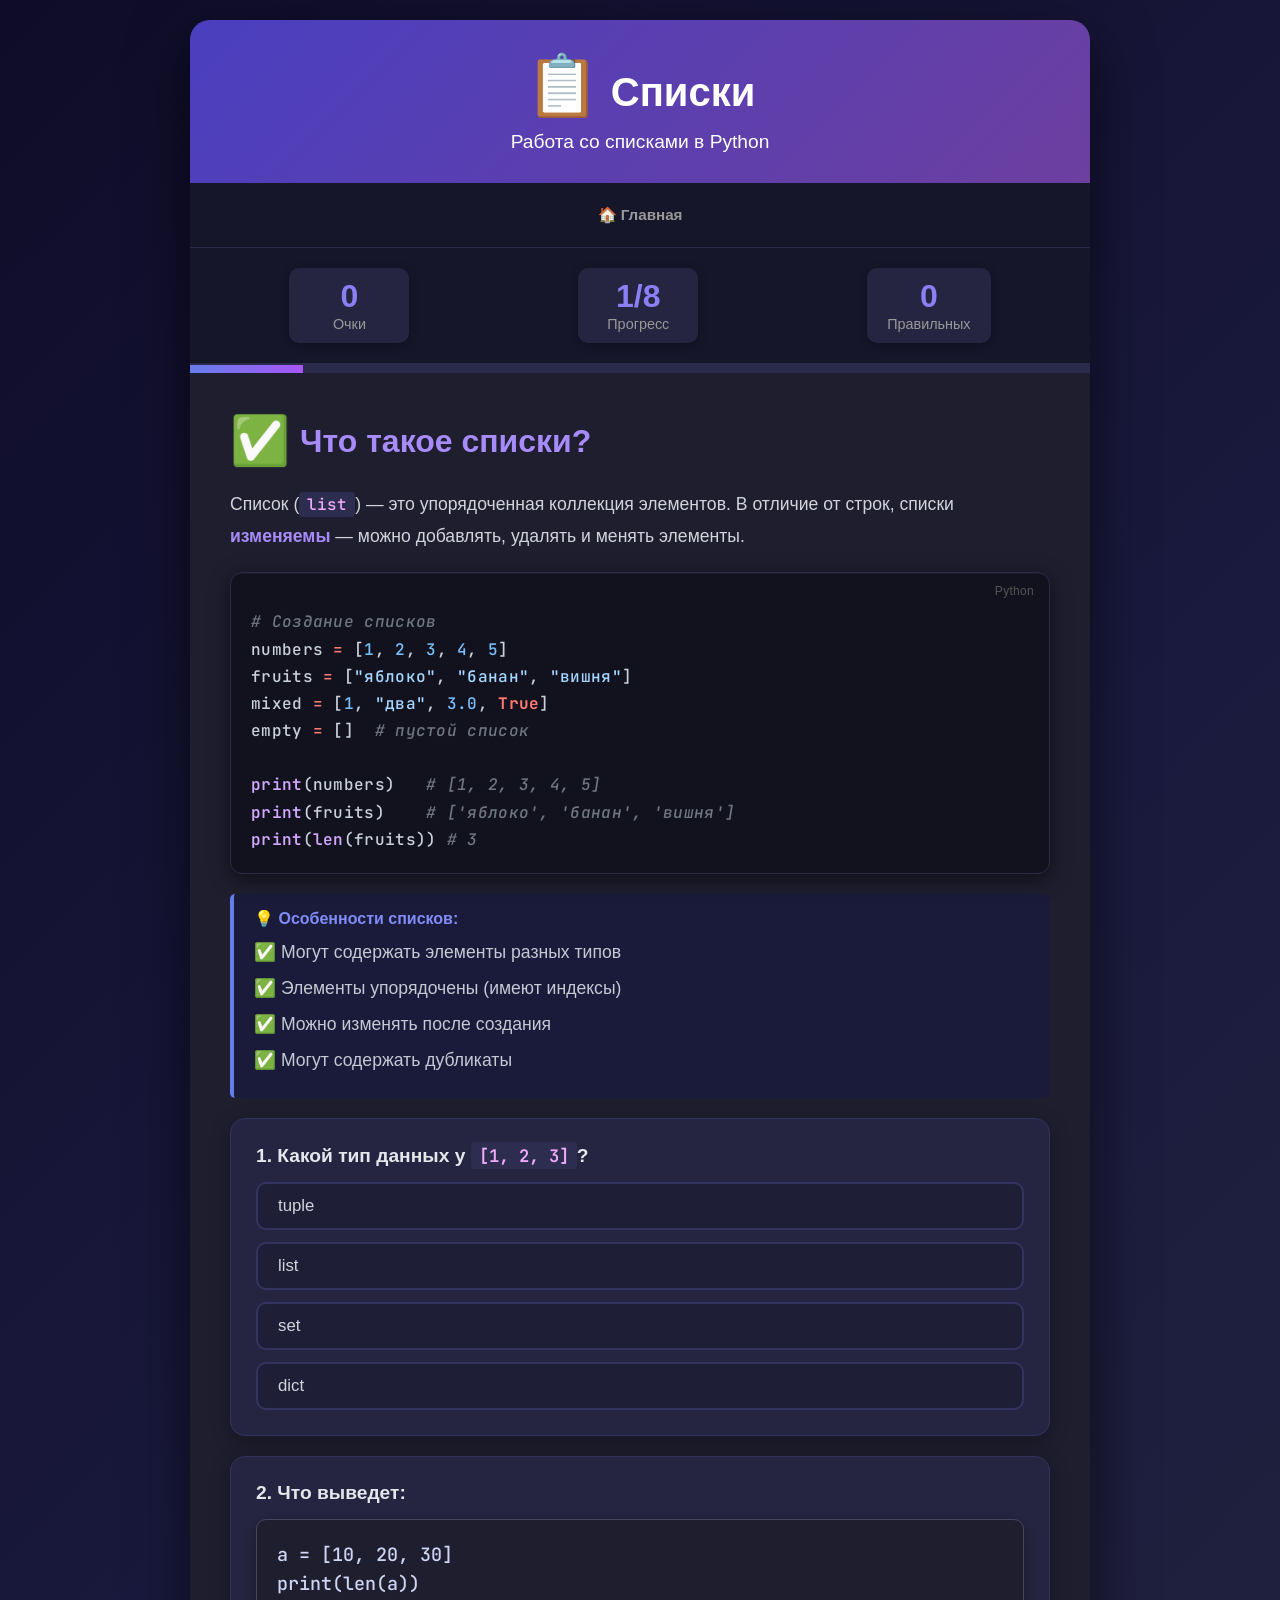
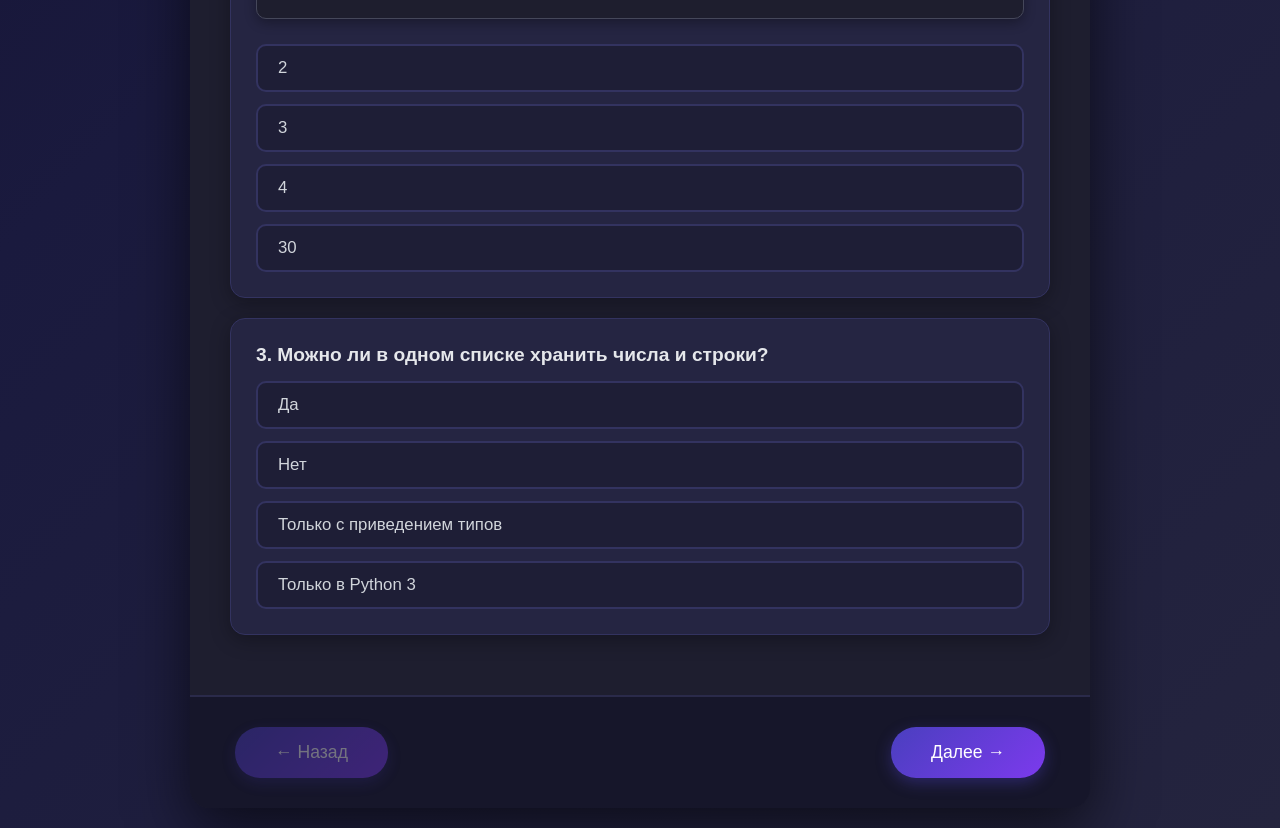
<file: lists.html>
<!DOCTYPE html>
<html lang="ru">
<head>
    <meta charset="UTF-8">
    <meta name="viewport" content="width=device-width, initial-scale=1.0">
    <title>Списки — Python</title>
    <link rel="stylesheet" href="style.css">
</head>
<body>
    <div class="container">
        <div class="header">
            <h1><span class="emoji-icon">📋</span> Списки</h1>
            <p>Работа со списками в Python</p>
        </div>

        <nav class="page-nav">
            <a href="index.html" class="page-link">🏠 Главная</a>
        </nav>

        <div class="stats">
            <div class="stat-item">
                <span class="stat-value" id="score">0</span>
                <span class="stat-label">Очки</span>
            </div>
            <div class="stat-item">
                <span class="stat-value" id="progress">1/8</span>
                <span class="stat-label">Прогресс</span>
            </div>
            <div class="stat-item">
                <span class="stat-value" id="correct">0</span>
                <span class="stat-label">Правильных</span>
            </div>
        </div>

        <div class="progress-bar">
            <div class="progress-fill" id="progressFill"></div>
        </div>

        <div class="content">
            <div class="lesson-section active" id="section1">
                <h2><span class="emoji-icon">✅</span> Что такое списки?</h2>
                <p>Список (<code>list</code>) — это упорядоченная коллекция элементов. В отличие от строк, списки <strong style="color:#a78bfa;">изменяемы</strong> — можно добавлять, удалять и менять элементы.</p>

                <div class="code-block"><span class="com"># Создание списков</span>
<span class="var">numbers</span> <span class="op">=</span> [<span class="num">1</span>, <span class="num">2</span>, <span class="num">3</span>, <span class="num">4</span>, <span class="num">5</span>]
<span class="var">fruits</span> <span class="op">=</span> [<span class="str">"яблоко"</span>, <span class="str">"банан"</span>, <span class="str">"вишня"</span>]
<span class="var">mixed</span> <span class="op">=</span> [<span class="num">1</span>, <span class="str">"два"</span>, <span class="num">3.0</span>, <span class="kw">True</span>]
<span class="var">empty</span> <span class="op">=</span> []  <span class="com"># пустой список</span>

<span class="func">print</span>(<span class="var">numbers</span>)   <span class="com"># [1, 2, 3, 4, 5]</span>
<span class="func">print</span>(<span class="var">fruits</span>)    <span class="com"># ['яблоко', 'банан', 'вишня']</span>
<span class="func">print</span>(<span class="func">len</span>(<span class="var">fruits</span>)) <span class="com"># 3</span></div>

                <div class="example-box">
                    <strong>💡 Особенности списков:</strong>
                    <p>✅ Могут содержать элементы разных типов</p>
                    <p>✅ Элементы упорядочены (имеют индексы)</p>
                    <p>✅ Можно изменять после создания</p>
                    <p>✅ Могут содержать дубликаты</p>
                </div>

                <div class="quiz-container">
                    <div class="quiz-question">1. Какой тип данных у <code>[1, 2, 3]</code>?</div>
                    <div class="quiz-options">
                        <div class="quiz-option" data-correct="false">tuple</div>
                        <div class="quiz-option" data-correct="true">list</div>
                        <div class="quiz-option" data-correct="false">set</div>
                        <div class="quiz-option" data-correct="false">dict</div>
                    </div>
                </div>
                <div class="quiz-container">
                    <div class="quiz-question">2. Что выведет:</div>
                    <pre class="quiz-code">a = [10, 20, 30]
print(len(a))</pre>
                    <div class="quiz-options">
                        <div class="quiz-option" data-correct="false">2</div>
                        <div class="quiz-option" data-correct="true">3</div>
                        <div class="quiz-option" data-correct="false">4</div>
                        <div class="quiz-option" data-correct="false">30</div>
                    </div>
                </div>
                <div class="quiz-container">
                    <div class="quiz-question">3. Можно ли в одном списке хранить числа и строки?</div>
                    <div class="quiz-options">
                        <div class="quiz-option" data-correct="true">Да</div>
                        <div class="quiz-option" data-correct="false">Нет</div>
                        <div class="quiz-option" data-correct="false">Только с приведением типов</div>
                        <div class="quiz-option" data-correct="false">Только в Python 3</div>
                    </div>
                </div>
            </div>

            <div class="lesson-section" id="section2">
                <h2><span class="emoji-icon">📍</span> Индексация и срезы</h2>
                <p>Как и строки, списки поддерживают индексацию и срезы. Индексация начинается с 0.</p>

                <div class="code-block"><span class="var">colors</span> <span class="op">=</span> [<span class="str">"красный"</span>, <span class="str">"зелёный"</span>, <span class="str">"синий"</span>, <span class="str">"жёлтый"</span>]
<span class="com">#           0          1         2         3</span>
<span class="com">#          -4         -3        -2        -1</span>

<span class="func">print</span>(<span class="var">colors</span>[<span class="num">0</span>])    <span class="com"># красный (первый)</span>
<span class="func">print</span>(<span class="var">colors</span>[<span class="num">-1</span>])   <span class="com"># жёлтый (последний)</span>
<span class="func">print</span>(<span class="var">colors</span>[<span class="num">1</span>:<span class="num">3</span>])  <span class="com"># ['зелёный', 'синий']</span>
<span class="func">print</span>(<span class="var">colors</span>[::<span class="num">2</span>])  <span class="com"># ['красный', 'синий']</span></div>

                <h3>Изменение элементов</h3>
                <div class="code-block"><span class="var">numbers</span> <span class="op">=</span> [<span class="num">1</span>, <span class="num">2</span>, <span class="num">3</span>, <span class="num">4</span>]
<span class="var">numbers</span>[<span class="num">0</span>] <span class="op">=</span> <span class="num">10</span>
<span class="func">print</span>(<span class="var">numbers</span>)  <span class="com"># [10, 2, 3, 4]</span>

<span class="var">numbers</span>[<span class="num">1</span>:<span class="num">3</span>] <span class="op">=</span> [<span class="num">20</span>, <span class="num">30</span>]
<span class="func">print</span>(<span class="var">numbers</span>)  <span class="com"># [10, 20, 30, 4]</span></div>

                <div class="quiz-container">
                    <div class="quiz-question">1. Что выведет:</div>
                    <pre class="quiz-code">a = [10, 20, 30]
print(a[1])</pre>
                    <div class="quiz-options">
                        <div class="quiz-option" data-correct="false">10</div>
                        <div class="quiz-option" data-correct="true">20</div>
                        <div class="quiz-option" data-correct="false">30</div>
                        <div class="quiz-option" data-correct="false">Ошибку</div>
                    </div>
                </div>
                <div class="quiz-container">
                    <div class="quiz-question">2. Что выведет:</div>
                    <pre class="quiz-code">a = [1, 2, 3, 4]
print(a[-2])</pre>
                    <div class="quiz-options">
                        <div class="quiz-option" data-correct="false">1</div>
                        <div class="quiz-option" data-correct="false">2</div>
                        <div class="quiz-option" data-correct="true">3</div>
                        <div class="quiz-option" data-correct="false">4</div>
                    </div>
                </div>
                <div class="quiz-container">
                    <div class="quiz-question">3. Что выведет:</div>
                    <pre class="quiz-code">a = [1, 2, 3, 4, 5]
print(a[1:4])</pre>
                    <div class="quiz-options">
                        <div class="quiz-option" data-correct="false">[1, 2, 3]</div>
                        <div class="quiz-option" data-correct="true">[2, 3, 4]</div>
                        <div class="quiz-option" data-correct="false">[2, 3, 4, 5]</div>
                        <div class="quiz-option" data-correct="false">[1, 2, 3, 4]</div>
                    </div>
                </div>
            </div>

            <div class="lesson-section" id="section3">
                <h2><span class="emoji-icon">➕</span> Добавление элементов</h2>
                <p>Списки имеют методы для добавления элементов: <code>append()</code>, <code>extend()</code>, <code>insert()</code>.</p>

                <div class="code-block"><span class="var">nums</span> <span class="op">=</span> [<span class="num">1</span>, <span class="num">2</span>, <span class="num">3</span>]

<span class="com"># append — добавляет один элемент в конец</span>
<span class="var">nums</span>.<span class="func">append</span>(<span class="num">4</span>)
<span class="func">print</span>(<span class="var">nums</span>)  <span class="com"># [1, 2, 3, 4]</span>

<span class="com"># extend — добавляет несколько элементов</span>
<span class="var">nums</span>.<span class="func">extend</span>([<span class="num">5</span>, <span class="num">6</span>])
<span class="func">print</span>(<span class="var">nums</span>)  <span class="com"># [1, 2, 3, 4, 5, 6]</span>

<span class="com"># insert — вставляет элемент по индексу</span>
<span class="var">nums</span>.<span class="func">insert</span>(<span class="num">0</span>, <span class="num">0</span>)
<span class="func">print</span>(<span class="var">nums</span>)  <span class="com"># [0, 1, 2, 3, 4, 5, 6]</span></div>

                <div class="example-box">
                    <strong>💡 Разница между append и extend:</strong>
                    <p><code>append([7, 8])</code> добавит список как один элемент: <code>[..., [7, 8]]</code></p>
                    <p><code>extend([7, 8])</code> добавит элементы по отдельности: <code>[..., 7, 8]</code></p>
                </div>

                <div class="quiz-container">
                    <div class="quiz-question">1. Что выведет:</div>
                    <pre class="quiz-code">a = [1, 2]
a.append(3)
print(a)</pre>
                    <div class="quiz-options">
                        <div class="quiz-option" data-correct="true">[1, 2, 3]</div>
                        <div class="quiz-option" data-correct="false">[1, 2, [3]]</div>
                        <div class="quiz-option" data-correct="false">[3, 1, 2]</div>
                        <div class="quiz-option" data-correct="false">Ошибку</div>
                    </div>
                </div>
                <div class="quiz-container">
                    <div class="quiz-question">2. Что выведет:</div>
                    <pre class="quiz-code">a = [1, 2]
a.extend([3, 4])
print(a)</pre>
                    <div class="quiz-options">
                        <div class="quiz-option" data-correct="true">[1, 2, 3, 4]</div>
                        <div class="quiz-option" data-correct="false">[1, 2, [3, 4]]</div>
                        <div class="quiz-option" data-correct="false">[3, 4, 1, 2]</div>
                        <div class="quiz-option" data-correct="false">Ошибку</div>
                    </div>
                </div>
                <div class="quiz-container">
                    <div class="quiz-question">3. Что выведет:</div>
                    <pre class="quiz-code">a = [1, 2, 3]
a.insert(1, 10)
print(a)</pre>
                    <div class="quiz-options">
                        <div class="quiz-option" data-correct="false">[1, 2, 10, 3]</div>
                        <div class="quiz-option" data-correct="true">[1, 10, 2, 3]</div>
                        <div class="quiz-option" data-correct="false">[10, 1, 2, 3]</div>
                        <div class="quiz-option" data-correct="false">[1, 2, 3, 10]</div>
                    </div>
                </div>
            </div>

            <div class="lesson-section" id="section4">
                <h2><span class="emoji-icon">🗑️</span> Удаление элементов</h2>
                <p>Методы <code>remove()</code>, <code>pop()</code> и <code>clear()</code> позволяют удалять элементы из списка.</p>

                <div class="code-block"><span class="var">nums</span> <span class="op">=</span> [<span class="num">1</span>, <span class="num">2</span>, <span class="num">3</span>, <span class="num">4</span>, <span class="num">5</span>]

<span class="com"># remove — удаляет по значению (первое вхождение)</span>
<span class="var">nums</span>.<span class="func">remove</span>(<span class="num">3</span>)
<span class="func">print</span>(<span class="var">nums</span>)  <span class="com"># [1, 2, 4, 5]</span>

<span class="com"># pop — удаляет по индексу и возвращает элемент</span>
<span class="var">x</span> <span class="op">=</span> <span class="var">nums</span>.<span class="func">pop</span>(<span class="num">0</span>)
<span class="func">print</span>(<span class="var">x</span>)     <span class="com"># 1</span>
<span class="func">print</span>(<span class="var">nums</span>)  <span class="com"># [2, 4, 5]</span>

<span class="com"># pop() без аргумента — удаляет последний</span>
<span class="var">nums</span>.<span class="func">pop</span>()
<span class="func">print</span>(<span class="var">nums</span>)  <span class="com"># [2, 4]</span>

<span class="com"># clear — очищает весь список</span>
<span class="var">nums</span>.<span class="func">clear</span>()
<span class="func">print</span>(<span class="var">nums</span>)  <span class="com"># []</span></div>

                <div class="example-box">
                    <strong>⚠️ Важно:</strong>
                    <p><code>remove()</code> вызывает ошибку, если элемент не найден. Используйте <code>in</code> для проверки.</p>
                </div>

                <div class="quiz-container">
                    <div class="quiz-question">1. Что выведет:</div>
                    <pre class="quiz-code">a = [1, 2, 3, 2]
a.remove(2)
print(a)</pre>
                    <div class="quiz-options">
                        <div class="quiz-option" data-correct="true">[1, 3, 2]</div>
                        <div class="quiz-option" data-correct="false">[1, 2, 3]</div>
                        <div class="quiz-option" data-correct="false">[1, 3]</div>
                        <div class="quiz-option" data-correct="false">Ошибку</div>
                    </div>
                </div>
                <div class="quiz-container">
                    <div class="quiz-question">2. Что выведет:</div>
                    <pre class="quiz-code">a = [10, 20, 30]
x = a.pop(1)
print(x, a)</pre>
                    <div class="quiz-options">
                        <div class="quiz-option" data-correct="false">10 [20, 30]</div>
                        <div class="quiz-option" data-correct="true">20 [10, 30]</div>
                        <div class="quiz-option" data-correct="false">30 [10, 20]</div>
                        <div class="quiz-option" data-correct="false">20 [10, 20, 30]</div>
                    </div>
                </div>
                <div class="quiz-container">
                    <div class="quiz-question">3. Что делает <code>clear()</code>?</div>
                    <div class="quiz-options">
                        <div class="quiz-option" data-correct="false">Удаляет последний элемент</div>
                        <div class="quiz-option" data-correct="true">Очищает весь список</div>
                        <div class="quiz-option" data-correct="false">Удаляет дубликаты</div>
                        <div class="quiz-option" data-correct="false">Сортирует список</div>
                    </div>
                </div>
            </div>

            <div class="lesson-section" id="section5">
                <h2><span class="emoji-icon"></span> Перебор списков циклом for</h2>
                <p>Цикл <code>for</code> позволяет перебирать элементы списка по одному. Это один из самых распространённых способов работы со списками.</p>

                <h3>Простой перебор</h3>
                <div class="code-block"><span class="var">fruits</span> <span class="op">=</span> [<span class="str">"яблоко"</span>, <span class="str">"банан"</span>, <span class="str">"вишня"</span>]

<span class="kw">for</span> <span class="var">fruit</span> <span class="kw">in</span> <span class="var">fruits</span>:
    <span class="func">print</span>(<span class="var">fruit</span>)
<span class="com"># Вывод:</span>
<span class="com"># яблоко</span>
<span class="com"># банан</span>
<span class="com"># вишня</span></div>

                <h3>Перебор с индексами</h3>
                <div class="code-block"><span class="var">colors</span> <span class="op">=</span> [<span class="str">"красный"</span>, <span class="str">"зелёный"</span>, <span class="str">"синий"</span>]

<span class="kw">for</span> <span class="var">i</span> <span class="kw">in</span> <span class="func">range</span>(<span class="func">len</span>(<span class="var">colors</span>)):
    <span class="func">print</span>(<span class="var">i</span>, <span class="var">colors</span>[<span class="var">i</span>])
<span class="com"># Вывод:</span>
<span class="com"># 0 красный</span>
<span class="com"># 1 зелёный</span>
<span class="com"># 2 синий</span></div>

                <h3>Перебор с enumerate()</h3>
                <div class="code-block"><span class="var">colors</span> <span class="op">=</span> [<span class="str">"красный"</span>, <span class="str">"зелёный"</span>, <span class="str">"синий"</span>]

<span class="kw">for</span> <span class="var">i</span>, <span class="var">color</span> <span class="kw">in</span> <span class="func">enumerate</span>(<span class="var">colors</span>):
    <span class="func">print</span>(<span class="var">i</span>, <span class="var">color</span>)
<span class="com"># Вывод:</span>
<span class="com"># 0 красный</span>
<span class="com"># 1 зелёный</span>
<span class="com"># 2 синий</span></div>

                <h3>Перебор с условием</h3>
                <div class="code-block"><span class="var">numbers</span> <span class="op">=</span> [<span class="num">1</span>, <span class="num">2</span>, <span class="num">3</span>, <span class="num">4</span>, <span class="num">5</span>, <span class="num">6</span>]

<span class="kw">for</span> <span class="var">num</span> <span class="kw">in</span> <span class="var">numbers</span>:
    <span class="kw">if</span> <span class="var">num</span> <span class="op">%</span> <span class="num">2</span> <span class="op">==</span> <span class="num">0</span>:
        <span class="func">print</span>(<span class="var">num</span>, <span class="var">end</span><span class="op">=</span><span class="str">" "</span>)
<span class="com"># Вывод: 2 4 6</span></div>

                <div class="example-box">
                    <strong>💡 Полезные приёмы:</strong>
                    <p><code>for item in list:</code> — простой перебор элементов</p>
                    <p><code>for i in range(len(list)):</code> — перебор с индексами</p>
                    <p><code>for i, item in enumerate(list):</code> — перебор с индексами и элементами</p>
                </div>

                <div class="quiz-container">
                    <div class="quiz-question">1. Что выведет:</div>
                    <pre class="quiz-code">fruits = ["apple", "banana"]
for fruit in fruits:
    print(fruit)</pre>
                    <div class="quiz-options">
                        <div class="quiz-option" data-correct="true">apple<br>banana</div>
                        <div class="quiz-option" data-correct="false">apple banana</div>
                        <div class="quiz-option" data-correct="false">0 apple<br>1 banana</div>
                        <div class="quiz-option" data-correct="false">Ошибку</div>
                    </div>
                </div>
                <div class="quiz-container">
                    <div class="quiz-question">2. Что выведет:</div>
                    <pre class="quiz-code">nums = [1, 2, 3]
for i in range(len(nums)):
    print(i, end=" ")</pre>
                    <div class="quiz-options">
                        <div class="quiz-option" data-correct="false">1 2 3</div>
                        <div class="quiz-option" data-correct="true">0 1 2</div>
                        <div class="quiz-option" data-correct="false">0 1 2 3</div>
                        <div class="quiz-option" data-correct="false">Ошибку</div>
                    </div>
                </div>
                <div class="quiz-container">
                    <div class="quiz-question">3. Что выведет:</div>
                    <pre class="quiz-code">nums = [1, 2, 3, 4, 5]
for num in nums:
    if num > 3:
        print(num, end=" ")</pre>
                    <div class="quiz-options">
                        <div class="quiz-option" data-correct="false">1 2 3</div>
                        <div class="quiz-option" data-correct="false">3 4 5</div>
                        <div class="quiz-option" data-correct="true">4 5</div>
                        <div class="quiz-option" data-correct="false">Ошибку</div>
                    </div>
                </div>
            </div>

            <div class="lesson-section" id="section6">
                <h2><span class="emoji-icon">🔧</span> Полезные методы</h2>
                <p>Списки имеют множество полезных методов для работы с данными.</p>

                <div class="code-block"><span class="var">nums</span> <span class="op">=</span> [<span class="num">3</span>, <span class="num">1</span>, <span class="num">4</span>, <span class="num">1</span>, <span class="num">5</span>, <span class="num">9</span>, <span class="num">2</span>, <span class="num">6</span>]

<span class="com"># index — найти индекс элемента</span>
<span class="func">print</span>(<span class="var">nums</span>.<span class="func">index</span>(<span class="num">4</span>))    <span class="com"># 2</span>

<span class="com"># count — посчитать вхождения</span>
<span class="func">print</span>(<span class="var">nums</span>.<span class="func">count</span>(<span class="num">1</span>))    <span class="com"># 2</span>

<span class="com"># sort — сортировка (изменяет список)</span>
<span class="var">nums</span>.<span class="func">sort</span>()
<span class="func">print</span>(<span class="var">nums</span>)             <span class="com"># [1, 1, 2, 3, 4, 5, 6, 9]</span>

<span class="com"># reverse — переворот списка</span>
<span class="var">nums</span>.<span class="func">reverse</span>()
<span class="func">print</span>(<span class="var">nums</span>)             <span class="com"># [9, 6, 5, 4, 3, 2, 1, 1]</span>

<span class="com"># copy — создать копию</span>
<span class="var">nums2</span> <span class="op">=</span> <span class="var">nums</span>.<span class="func">copy</span>()</div>

                <div class="example-box">
                    <strong>💡 sort() vs sorted():</strong>
                    <p><code>list.sort()</code> — изменяет список на месте</p>
                    <p><code>sorted(list)</code> — возвращает новый отсортированный список</p>
                </div>

                <div class="quiz-container">
                    <div class="quiz-question">1. Что выведет:</div>
                    <pre class="quiz-code">a = [1, 2, 2, 3]
print(a.count(2))</pre>
                    <div class="quiz-options">
                        <div class="quiz-option" data-correct="false">1</div>
                        <div class="quiz-option" data-correct="true">2</div>
                        <div class="quiz-option" data-correct="false">3</div>
                        <div class="quiz-option" data-correct="false">4</div>
                    </div>
                </div>
                <div class="quiz-container">
                    <div class="quiz-question">2. Что выведет:</div>
                    <pre class="quiz-code">a = [10, 20, 30]
print(a.index(20))</pre>
                    <div class="quiz-options">
                        <div class="quiz-option" data-correct="false">0</div>
                        <div class="quiz-option" data-correct="true">1</div>
                        <div class="quiz-option" data-correct="false">2</div>
                        <div class="quiz-option" data-correct="false">20</div>
                    </div>
                </div>
                <div class="quiz-container">
                    <div class="quiz-question">3. Что выведет:</div>
                    <pre class="quiz-code">a = [3, 1, 2]
a.sort()
print(a)</pre>
                    <div class="quiz-options">
                        <div class="quiz-option" data-correct="true">[1, 2, 3]</div>
                        <div class="quiz-option" data-correct="false">[3, 2, 1]</div>
                        <div class="quiz-option" data-correct="false">[3, 1, 2]</div>
                        <div class="quiz-option" data-correct="false">Ошибку</div>
                    </div>
                </div>
            </div>

            <div class="lesson-section" id="section7">
                <h2><span class="emoji-icon">🔗</span> Операции со списками</h2>
                <p>Со списками можно выполнять операции конкатенации, повторения и проверки вхождения.</p>

                <div class="code-block"><span class="com"># Конкатенация (объединение)</span>
<span class="var">a</span> <span class="op">=</span> [<span class="num">"a"</span>, <span class="num">"b"</span>]
<span class="var">b</span> <span class="op">=</span> [<span class="num">"x"</span>, <span class="num">"y"</span>]
<span class="func">print</span>(<span class="var">a</span> <span class="op">+</span> <span class="var">b</span>)  <span class="com"># ["a", "b", "x", "y"]</span>

<span class="com"># Повторение</span>
<span class="func">print</span>(<span class="var">a</span> <span class="op">*</span> <span class="num">3</span>)  <span class="com"># ["a", "b", "a", "b", "a", "b"]</span>

<span class="com"># Проверка вхождения</span>
<span class="func">print</span>(<span class="num">"b"</span> <span class="kw">in</span> <span class="var">a</span>)      <span class="com"># True</span>
<span class="func">print</span>(<span class="num">"c"</span> <span class="kw">not in</span> <span class="var">a</span>)  <span class="com"># True</span>

<span class="com"># Перебор списка</span>
<span class="kw">for</span> <span class="var">item</span> <span class="kw">in</span> <span class="var">a</span>:
    <span class="func">print</span>(<span class="var">item</span>, <span class="var">end</span><span class="op">=</span><span class="str">" "</span>)
<span class="com"># Вывод: a b</span></div>

                <div class="quiz-container">
                    <div class="quiz-question">1. Что выведет:</div>
                    <pre class="quiz-code">a = [1, 2]
b = [3, 4]
print(a + b)</pre>
                    <div class="quiz-options">
                        <div class="quiz-option" data-correct="true">[1, 2, 3, 4]</div>
                        <div class="quiz-option" data-correct="false">[[1, 2], [3, 4]]</div>
                        <div class="quiz-option" data-correct="false">[5, 7, 8]</div>
                        <div class="quiz-option" data-correct="false">Ошибку</div>
                    </div>
                </div>
                <div class="quiz-container">
                    <div class="quiz-question">2. Что выведет:</div>
                    <pre class="quiz-code">a = [1, 2]
print(a * 2)</pre>
                    <div class="quiz-options">
                        <div class="quiz-option" data-correct="false">[2, 4]</div>
                        <div class="quiz-option" data-correct="true">[1, 2, 1, 2]</div>
                        <div class="quiz-option" data-correct="false">[1, 1, 2, 2]</div>
                        <div class="quiz-option" data-correct="false">Ошибку</div>
                    </div>
                </div>
                <div class="quiz-container">
                    <div class="quiz-question">3. Что выведет:</div>
                    <pre class="quiz-code">a = [1, 2, 3, 4]
print(3 in a)</pre>
                    <div class="quiz-options">
                        <div class="quiz-option" data-correct="true">True</div>
                        <div class="quiz-option" data-correct="false">False</div>
                        <div class="quiz-option" data-correct="false">2</div>
                        <div class="quiz-option" data-correct="false">Ошибку</div>
                    </div>
                </div>
            </div>

            <div class="lesson-section" id="section8">
                <h2><span class="emoji-icon">🏆</span> Итоговый тест</h2>
                <div class="final-test-header">
                    <h3 style="margin:0; color:#856404;">10 вопросов, 7 минут. Удачи!</h3>
                </div>

                <div class="global-timer" id="globalTimer">⏱️ 7:00</div>
                <div class="final-test-stats" id="finalTestStats" style="display: none;"></div>

                <div class="quiz-container final-q">
                    <div class="quiz-question">1. Что выведет:</div>
                    <pre class="quiz-code">a = [1, [2, 3], 4]
print(len(a))</pre>
                    <div class="quiz-options">
                        <div class="quiz-option" data-correct="false">4</div>
                        <div class="quiz-option" data-correct="true">3</div>
                        <div class="quiz-option" data-correct="false">5</div>
                        <div class="quiz-option" data-correct="false">2</div>
                    </div>
                </div>
                <div class="quiz-container final-q">
                    <div class="quiz-question">2. Что выведет:</div>
                    <pre class="quiz-code">a = [1, 2, 3]
a.append([4, 5])
print(a)</pre>
                    <div class="quiz-options">
                        <div class="quiz-option" data-correct="false">[1, 2, 3, 4, 5]</div>
                        <div class="quiz-option" data-correct="true">[1, 2, 3, [4, 5]]</div>
                        <div class="quiz-option" data-correct="false">[[1, 2, 3], [4, 5]]</div>
                        <div class="quiz-option" data-correct="false">Ошибку</div>
                    </div>
                </div>
                <div class="quiz-container final-q">
                    <div class="quiz-question">3. Что выведет:</div>
                    <pre class="quiz-code">a = [1, 2, 3, 4, 5]
print(a[1:4])</pre>
                    <div class="quiz-options">
                        <div class="quiz-option" data-correct="false">[1, 2, 3]</div>
                        <div class="quiz-option" data-correct="true">[2, 3, 4]</div>
                        <div class="quiz-option" data-correct="false">[2, 3, 4, 5]</div>
                        <div class="quiz-option" data-correct="false">[1, 2, 3, 4]</div>
                    </div>
                </div>
                <div class="quiz-container final-q">
                    <div class="quiz-question">4. Что выведет:</div>
                    <pre class="quiz-code">a = [3, 1, 4, 1, 5]
a.sort()
print(a)</pre>
                    <div class="quiz-options">
                        <div class="quiz-option" data-correct="true">[1, 1, 3, 4, 5]</div>
                        <div class="quiz-option" data-correct="false">[5, 4, 3, 1, 1]</div>
                        <div class="quiz-option" data-correct="false">[3, 1, 4, 1, 5]</div>
                        <div class="quiz-option" data-correct="false">Ошибку</div>
                    </div>
                </div>
                <div class="quiz-container final-q">
                    <div class="quiz-question">5. Что выведет:</div>
                    <pre class="quiz-code">a = [1, 2, 3]
b = a.copy()
b.append(4)
print(a)</pre>
                    <div class="quiz-options">
                        <div class="quiz-option" data-correct="true">[1, 2, 3]</div>
                        <div class="quiz-option" data-correct="false">[1, 2, 3, 4]</div>
                        <div class="quiz-option" data-correct="false">[4, 1, 2, 3]</div>
                        <div class="quiz-option" data-correct="false">Ошибку</div>
                    </div>
                </div>
                <div class="quiz-container final-q">
                    <div class="quiz-question">6. Что выведет:</div>
                    <pre class="quiz-code">a = [1, 2, 3, 2, 1]
print(a.count(2))</pre>
                    <div class="quiz-options">
                        <div class="quiz-option" data-correct="false">1</div>
                        <div class="quiz-option" data-correct="true">2</div>
                        <div class="quiz-option" data-correct="false">3</div>
                        <div class="quiz-option" data-correct="false">5</div>
                    </div>
                </div>
                <div class="quiz-container final-q">
                    <div class="quiz-question">7. Что выведет:</div>
                    <pre class="quiz-code">a = [10, 20, 30]
x = a.pop()
print(x, a)</pre>
                    <div class="quiz-options">
                        <div class="quiz-option" data-correct="false">10 [20, 30]</div>
                        <div class="quiz-option" data-correct="false">20 [10, 30]</div>
                        <div class="quiz-option" data-correct="true">30 [10, 20]</div>
                        <div class="quiz-option" data-correct="false">30 [10, 20, 30]</div>
                    </div>
                </div>
                <div class="quiz-container final-q">
                    <div class="quiz-question">8. Что выведет:</div>
                    <pre class="quiz-code">a = [1, 2, 3]
a.insert(0, 0)
print(a)</pre>
                    <div class="quiz-options">
                        <div class="quiz-option" data-correct="true">[0, 1, 2, 3]</div>
                        <div class="quiz-option" data-correct="false">[1, 0, 2, 3]</div>
                        <div class="quiz-option" data-correct="false">[1, 2, 3, 0]</div>
                        <div class="quiz-option" data-correct="false">Ошибку</div>
                    </div>
                </div>
                <div class="quiz-container final-q">
                    <div class="quiz-question">9. Что выведет:</div>
                    <pre class="quiz-code">a = [1, 2, 3]
b = [4, 5]
print(a + b)</pre>
                    <div class="quiz-options">
                        <div class="quiz-option" data-correct="true">[1, 2, 3, 4, 5]</div>
                        <div class="quiz-option" data-correct="false">[[1, 2, 3], [4, 5]]</div>
                        <div class="quiz-option" data-correct="false">[5, 7, 8]</div>
                        <div class="quiz-option" data-correct="false">Ошибку</div>
                    </div>
                </div>
                <div class="quiz-container final-q">
                    <div class="quiz-question">10. Что выведет:</div>
                    <pre class="quiz-code">a = [3, 1, 2]
a.reverse()
print(a)</pre>
                    <div class="quiz-options">
                        <div class="quiz-option" data-correct="false">[1, 2, 3]</div>
                        <div class="quiz-option" data-correct="true">[2, 1, 3]</div>
                        <div class="quiz-option" data-correct="false">[3, 1, 2]</div>
                        <div class="quiz-option" data-correct="false">Ошибку</div>
                    </div>
                </div>
            </div>
        </div>

        <div class="navigation">
            <button class="btn" id="prevBtn" onclick="previousSection()" disabled>← Назад</button>
            <button class="btn" id="nextBtn" onclick="nextSection()">Далее →</button>
        </div>
    </div>

    <script src="script_lists.js"></script>
</body>
</html>
</file>
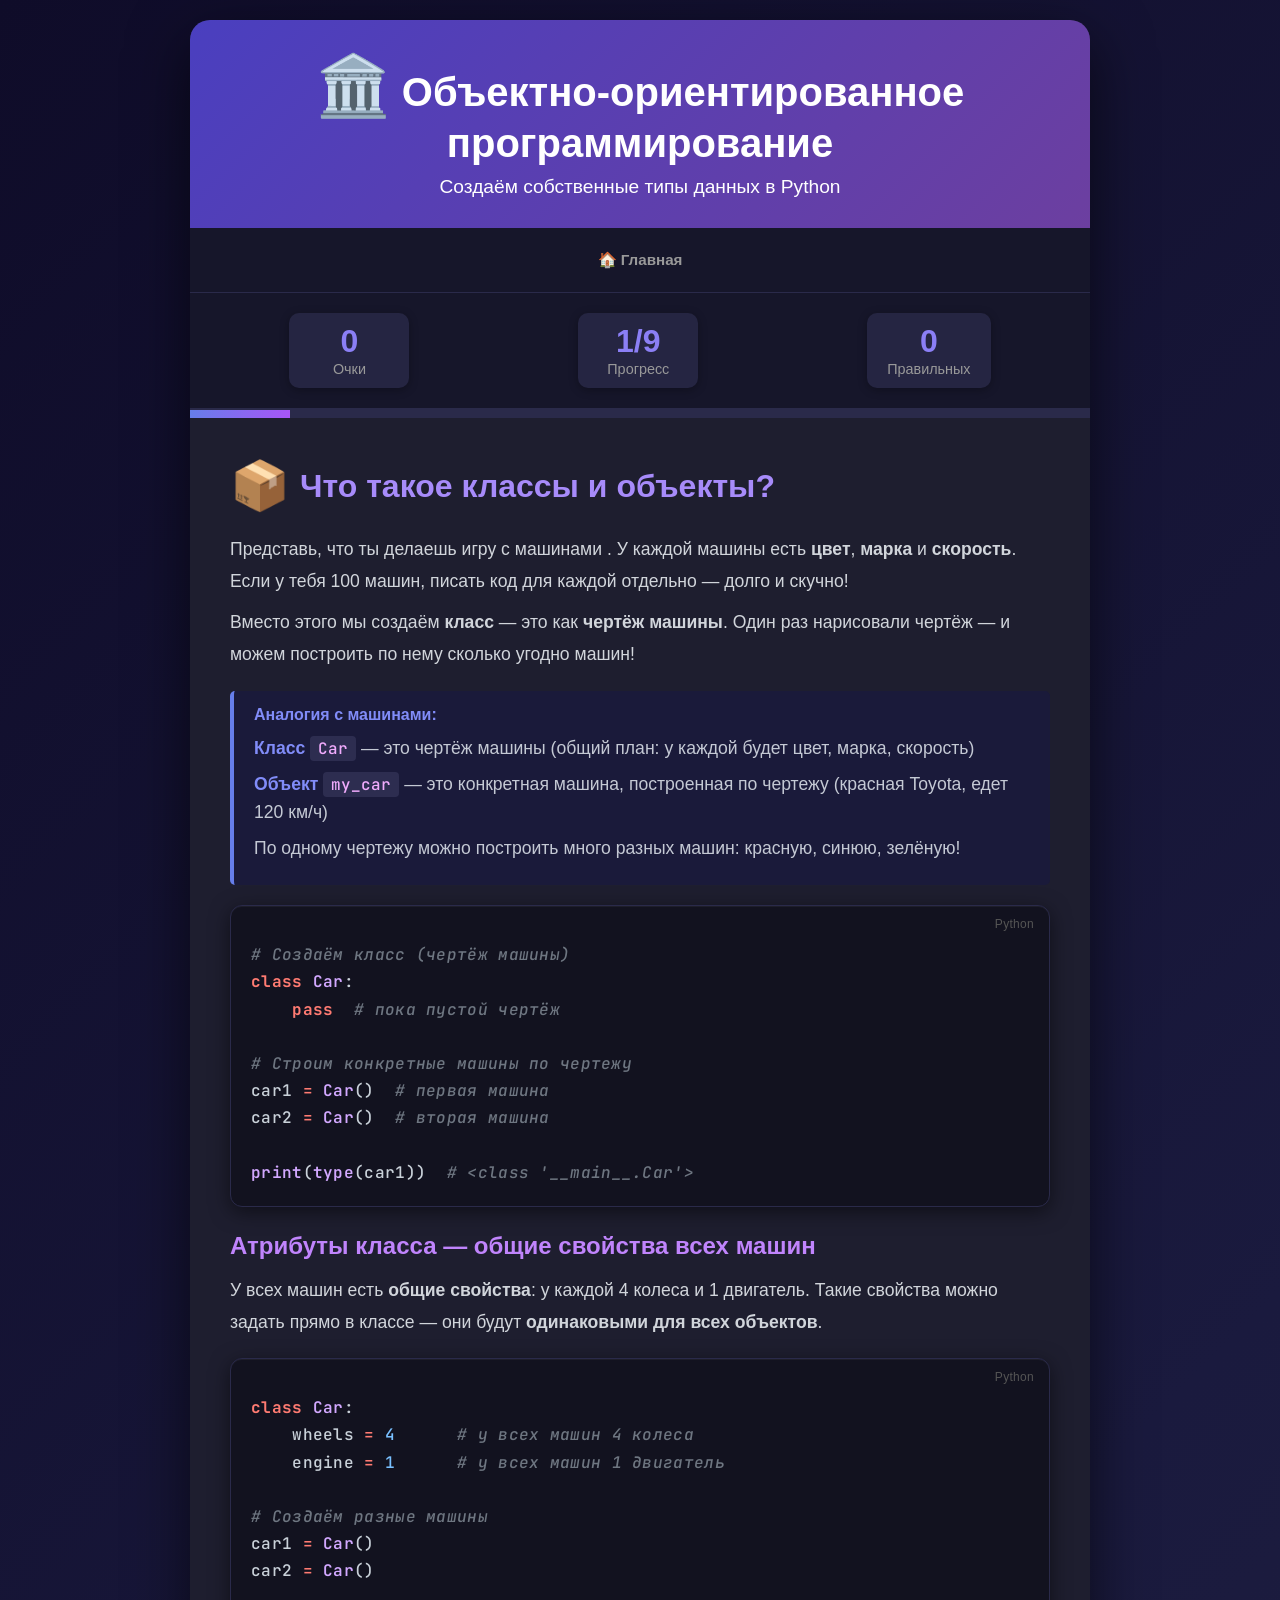
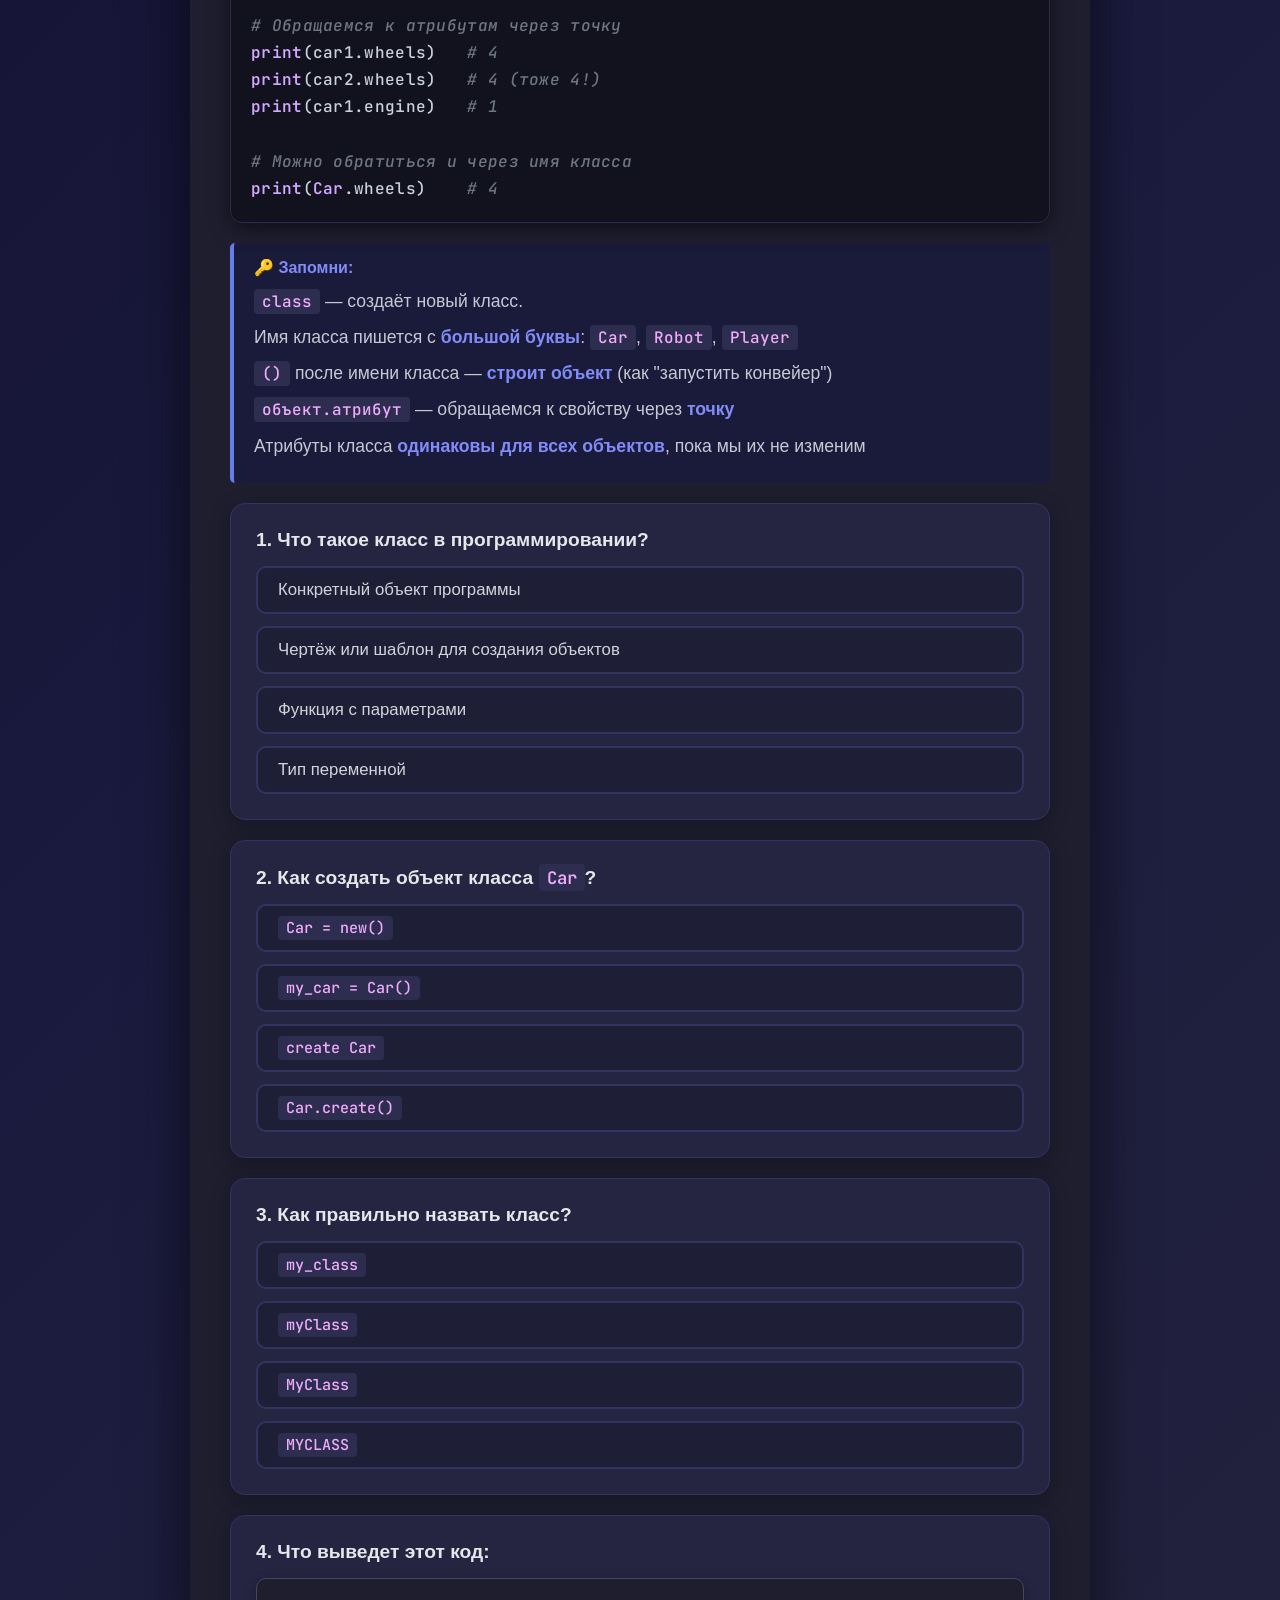
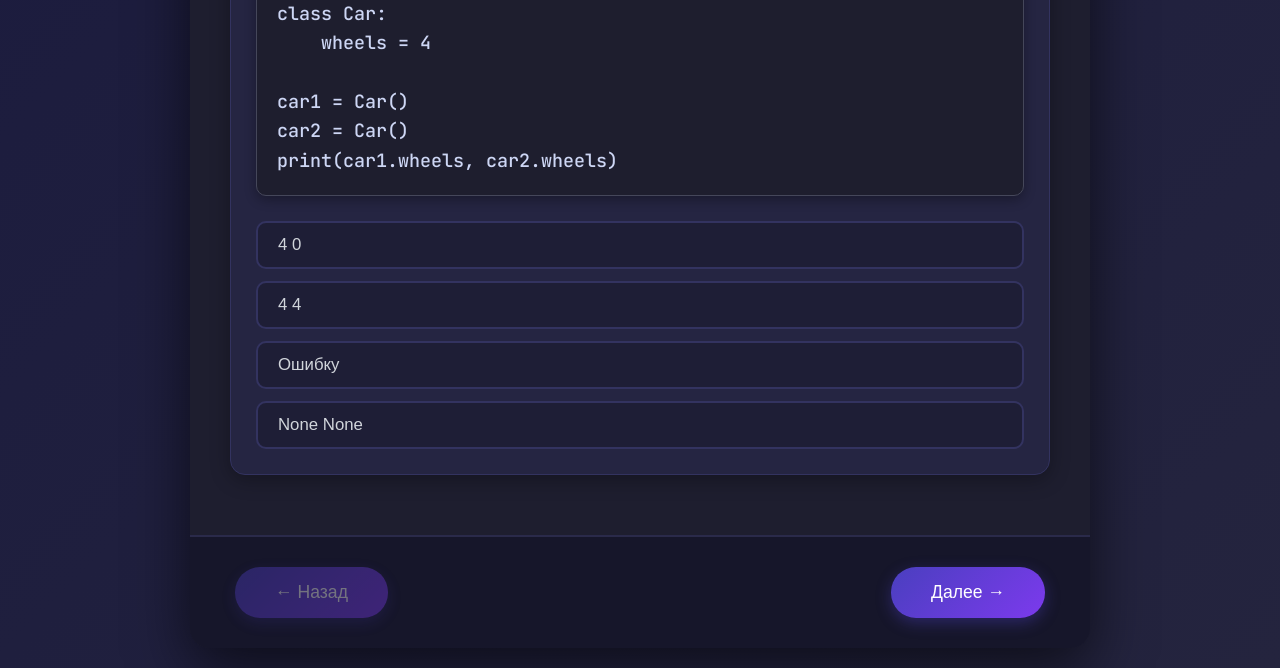
<file: oop.html>
<!DOCTYPE html>
<html lang="ru">
<head>
    <meta charset="UTF-8">
    <meta name="viewport" content="width=device-width, initial-scale=1.0">
    <title>ООП — Python</title>
    <link rel="stylesheet" href="style.css">
</head>
<body>
    <div class="container">
        <div class="header">
            <h1><span class="emoji-icon">🏛️</span> Объектно-ориентированное программирование</h1>
            <p>Создаём собственные типы данных в Python</p>
        </div>

        <nav class="page-nav">
            <a href="index.html" class="page-link">🏠 Главная</a>
        </nav>

        <div class="stats">
            <div class="stat-item">
                <span class="stat-value" id="score">0</span>
                <span class="stat-label">Очки</span>
            </div>
            <div class="stat-item">
                <span class="stat-value" id="progress">1/7</span>
                <span class="stat-label">Прогресс</span>
            </div>
            <div class="stat-item">
                <span class="stat-value" id="correct">0</span>
                <span class="stat-label">Правильных</span>
            </div>
        </div>

        <div class="progress-bar">
            <div class="progress-fill" id="progressFill"></div>
        </div>

        <div class="content">

            <!-- Раздел 1: Что такое классы -->
            <div class="lesson-section active" id="section1">
                <h2><span class="emoji-icon">📦</span> Что такое классы и объекты?</h2>
                
                <p>Представь, что ты делаешь игру с машинами . У каждой машины есть <strong>цвет</strong>, <strong>марка</strong> и <strong>скорость</strong>. Если у тебя 100 машин, писать код для каждой отдельно — долго и скучно!</p>
                
                <p>Вместо этого мы создаём <strong>класс</strong> — это как <strong>чертёж машины</strong>. Один раз нарисовали чертёж — и можем построить по нему сколько угодно машин!</p>

                <div class="example-box">
                    <strong> Аналогия с машинами:</strong>
                    <p><strong>Класс <code>Car</code></strong> — это чертёж машины (общий план: у каждой будет цвет, марка, скорость)</p>
                    <p><strong>Объект <code>my_car</code></strong> — это конкретная машина, построенная по чертежу (красная Toyota, едет 120 км/ч)</p>
                    <p>По одному чертежу можно построить много разных машин: красную, синюю, зелёную!</p>
                </div>

    <div class="code-block"><span class="com"># Создаём класс (чертёж машины)</span>
<span class="kw">class</span> <span class="func">Car</span>:
    <span class="kw">pass</span>  <span class="com"># пока пустой чертёж</span>

<span class="com"># Строим конкретные машины по чертежу</span>
<span class="var">car1</span> <span class="op">=</span> <span class="func">Car</span>()  <span class="com"># первая машина</span>
<span class="var">car2</span> <span class="op">=</span> <span class="func">Car</span>()  <span class="com"># вторая машина</span>

<span class="func">print</span>(<span class="func">type</span>(<span class="var">car1</span>))  <span class="com"># &lt;class '__main__.Car'&gt;</span></div>

                <h3>Атрибуты класса — общие свойства всех машин</h3>
                <p>У всех машин есть <strong>общие свойства</strong>: у каждой 4 колеса и 1 двигатель. Такие свойства можно задать прямо в классе — они будут <strong>одинаковыми для всех объектов</strong>.</p>

            <div class="code-block"><span class="kw">class</span> <span class="func">Car</span>:
    <span class="var">wheels</span> <span class="op">=</span> <span class="num">4</span>      <span class="com"># у всех машин 4 колеса</span>
    <span class="var">engine</span> <span class="op">=</span> <span class="num">1</span>      <span class="com"># у всех машин 1 двигатель</span>

<span class="com"># Создаём разные машины</span>
<span class="var">car1</span> <span class="op">=</span> <span class="func">Car</span>()
<span class="var">car2</span> <span class="op">=</span> <span class="func">Car</span>()

<span class="com"># Обращаемся к атрибутам через точку</span>
<span class="func">print</span>(<span class="var">car1</span>.<span class="var">wheels</span>)   <span class="com"># 4</span>
<span class="func">print</span>(<span class="var">car2</span>.<span class="var">wheels</span>)   <span class="com"># 4 (тоже 4!)</span>
<span class="func">print</span>(<span class="var">car1</span>.<span class="var">engine</span>)   <span class="com"># 1</span>

<span class="com"># Можно обратиться и через имя класса</span>
<span class="func">print</span>(<span class="func">Car</span>.<span class="var">wheels</span>)    <span class="com"># 4</span></div>

                <div class="example-box">
                    <strong>🔑 Запомни:</strong>
                    <p><code>class</code> — создаёт новый класс.</p>
                    <p>Имя класса пишется с <strong>большой буквы</strong>: <code>Car</code>, <code>Robot</code>, <code>Player</code></p>
                    <p><code>()</code> после имени класса — <strong>строит объект</strong> (как "запустить конвейер")</p>
                    <p><code>объект.атрибут</code> — обращаемся к свойству через <strong>точку</strong></p>
                    <p>Атрибуты класса <strong>одинаковы для всех объектов</strong>, пока мы их не изменим</p>
                </div>

                <div class="quiz-container">
                    <div class="quiz-question">1. Что такое класс в программировании?</div>
                    <div class="quiz-options">
                        <div class="quiz-option" data-correct="false">Конкретный объект программы</div>
                        <div class="quiz-option" data-correct="true">Чертёж или шаблон для создания объектов</div>
                        <div class="quiz-option" data-correct="false">Функция с параметрами</div>
                        <div class="quiz-option" data-correct="false">Тип переменной</div>
                    </div>
                </div>
                <div class="quiz-container">
                    <div class="quiz-question">2. Как создать объект класса <code>Car</code>?</div>
                    <div class="quiz-options">
                        <div class="quiz-option" data-correct="false"><code>Car = new()</code></div>
                        <div class="quiz-option" data-correct="true"><code>my_car = Car()</code></div>
                        <div class="quiz-option" data-correct="false"><code>create Car</code></div>
                        <div class="quiz-option" data-correct="false"><code>Car.create()</code></div>
                    </div>
                </div>
                <div class="quiz-container">
                    <div class="quiz-question">3. Как правильно назвать класс?</div>
                    <div class="quiz-options">
                        <div class="quiz-option" data-correct="false"><code>my_class</code></div>
                        <div class="quiz-option" data-correct="false"><code>myClass</code></div>
                        <div class="quiz-option" data-correct="true"><code>MyClass</code></div>
                        <div class="quiz-option" data-correct="false"><code>MYCLASS</code></div>
                    </div>
                </div>
                <div class="quiz-container">
                    <div class="quiz-question">4. Что выведет этот код:</div>
<pre class="quiz-code">class Car:
    wheels = 4

car1 = Car()
car2 = Car()
print(car1.wheels, car2.wheels)</pre>
                    <div class="quiz-options">
                        <div class="quiz-option" data-correct="false">4 0</div>
                        <div class="quiz-option" data-correct="true">4 4</div>
                        <div class="quiz-option" data-correct="false">Ошибку</div>
                        <div class="quiz-option" data-correct="false">None None</div>
                    </div>
                </div>
            </div>

            <!-- Раздел 2: Атрибуты и конструктор -->
<div class="lesson-section" id="section2">
    <h2><span class="emoji-icon">⚙️</span> Атрибуты и конструктор <code>__init__</code></h2>
    
    <p>У каждого объекта есть <strong>свойства</strong> (атрибуты) и <strong>действия</strong> (методы). Если ты уже знаешь, что такое переменные и функции — считай, что половину ООП ты уже понял!</p>

    <div class="example-box">
        <strong>💡 Простая аналогия:</strong>
        <p><strong>Атрибут</strong> — это как <strong>переменная</strong>, только "принадлежащая" объекту</p>
        <p><strong>Метод</strong> — это как <strong>функция</strong>, только "живущая" внутри класса</p>
        <p>Атрибуты хранят данные (цвет, скорость), методы — выполняют действия (ехать, сигналить)</p>
    </div>

    <h3>Задаём атрибуты напрямую</h3>
    <p>Самый простой способ — создать объект и сразу задать ему свойства через точку:</p>

    <div class="code-block"><span class="kw">class</span> <span class="func">Car</span>:
    <span class="kw">pass</span>  <span class="com"># пустой класс</span>

<span class="com"># Создаём машину</span>
<span class="var">car1</span> <span class="op">=</span> <span class="func">Car</span>()
<span class="var">car1</span>.<span class="var">color</span> <span class="op">=</span> <span class="str">"красный"</span>      <span class="com"># атрибут (как переменная)</span>
<span class="var">car1</span>.<span class="var">brand</span> <span class="op">=</span> <span class="str">"Toyota"</span>     
<span class="var">car1</span>.<span class="var">speed</span> <span class="op">=</span> <span class="num">120</span>          

<span class="func">print</span>(<span class="var">car1</span>.<span class="var">color</span>)   <span class="com"># красный</span>
<span class="func">print</span>(<span class="var">car1</span>.<span class="var">brand</span>)   <span class="com"># Toyota</span></div>

    <div class="example-box">
        <strong>⚠️ Проблема:</strong>
        <p>Если нужно создать 10 машин, придётся для каждой писать 3 строки:</p>
        <p><code>car1.color = "красный"</code>, <code>car1.brand = "Toyota"</code>, <code>car1.speed = 120</code></p>
        <p><code>car2.color = "синий"</code>, <code>car2.brand = "BMW"</code>, <code>car2.speed = 150</code></p>
        <p>...и так 10 раз! Это <strong>много повторяющегося кода</strong>.</p>
    </div>

    <h3>Решение: конструктор <code>__init__</code></h3>
    <p>Чтобы не писать одно и то же много раз, используем <strong>конструктор</strong> — специальный метод <code>__init__</code>, который <strong>автоматически запускается</strong> при создании объекта.</p>

    <div class="code-block"><span class="kw">class</span> <span class="func">Car</span>:
    <span class="kw">def</span> <span class="func">__init__</span>(<span class="var">self</span>, <span class="var">color</span>, <span class="var">brand</span>, <span class="var">speed</span>):
        <span class="var">self</span>.<span class="var">color</span> <span class="op">=</span> <span class="var">color</span>    <span class="com"># сохраняем цвет</span>
        <span class="var">self</span>.<span class="var">brand</span> <span class="op">=</span> <span class="var">brand</span>    <span class="com"># сохраняем марку</span>
        <span class="var">self</span>.<span class="var">speed</span> <span class="op">=</span> <span class="var">speed</span>    <span class="com"># сохраняем скорость</span>

<span class="com"># Теперь создаём машины в одну строку!</span>
<span class="var">car1</span> <span class="op">=</span> <span class="func">Car</span>(<span class="str">"красный"</span>, <span class="str">"Toyota"</span>, <span class="num">120</span>)
<span class="var">car2</span> <span class="op">=</span> <span class="func">Car</span>(<span class="str">"синий"</span>, <span class="str">"BMW"</span>, <span class="num">150</span>)

<span class="func">print</span>(<span class="var">car1</span>.<span class="var">color</span>)   <span class="com"># красный</span>
<span class="func">print</span>(<span class="var">car2</span>.<span class="var">brand</span>)   <span class="com"># BMW</span></div>

    <div class="example-box">
        <strong>🔑 Как работает <code>__init__</code>:</strong>
        <p>1️⃣ Когда пишем <code>car1 = Car("красный", "Toyota", 120)</code>, Python <strong>автоматически</strong> вызывает <code>__init__</code></p>
        <p>2️ Аргументы <code>"красный"</code>, <code>"Toyota"</code>, <code>120</code> попадают в параметры <code>color</code>, <code>brand</code>, <code>speed</code></p>
        <p>3️⃣ <code>self.color = color</code> означает: "сохрани значение <code>color</code> в атрибут <code>color</code> <strong>этого</strong> объекта"</p>
        <p>4️⃣ <code>self</code> — это ссылка на <strong>конкретный объект</strong> (на <code>car1</code> или <code>car2</code>)</p>
    </div>

    <div class="example-box">
        <strong>💡 Запомни:</strong>
        <p><strong>Атрибут</strong> = переменная внутри объекта (<code>self.color</code>)</p>
        <p><code>__init__</code> — конструктор, запускается <strong>автоматически</strong> при создании объекта</p>
        <p><code>self</code> — ссылка на <strong>текущий объект</strong>, всегда первый параметр</p>
    </div>

    <div class="quiz-container">
        <div class="quiz-question">1. Что такое атрибут в ООП?</div>
        <div class="quiz-options">
            <div class="quiz-option" data-correct="false">Функция внутри класса</div>
            <div class="quiz-option" data-correct="true">Переменная, принадлежащая объекту</div>
            <div class="quiz-option" data-correct="false">Имя класса</div>
            <div class="quiz-option" data-correct="false">Тип данных</div>
        </div>
    </div>
    <div class="quiz-container">
        <div class="quiz-question">2. Как называется метод, который вызывается при создании объекта?</div>
        <div class="quiz-options">
            <div class="quiz-option" data-correct="false"><code>__start__</code></div>
            <div class="quiz-option" data-correct="true"><code>__init__</code></div>
            <div class="quiz-option" data-correct="false"><code>__new__</code></div>
            <div class="quiz-option" data-correct="false"><code>__create__</code></div>
        </div>
    </div>
    <div class="quiz-container">
        <div class="quiz-question">3. Что такое <code>self</code> в методе класса?</div>
        <div class="quiz-options">
            <div class="quiz-option" data-correct="false">Имя класса</div>
            <div class="quiz-option" data-correct="true">Ссылка на текущий объект</div>
            <div class="quiz-option" data-correct="false">Глобальная переменная</div>
            <div class="quiz-option" data-correct="false">Ключевое слово Python</div>
        </div>
    </div>
    <div class="quiz-container">
        <div class="quiz-question">4. Что выведет этот код:</div>
        <pre class="quiz-code">class Dog:
    def __init__(self, name):
        self.name = name

dog = Dog("Шарик")
print(dog.name)</pre>
        <div class="quiz-options">
            <div class="quiz-option" data-correct="false">Dog</div>
            <div class="quiz-option" data-correct="true">Шарик</div>
            <div class="quiz-option" data-correct="false">name</div>
            <div class="quiz-option" data-correct="false">Ошибку</div>
        </div>
    </div>
    <div class="quiz-container">
        <div class="quiz-question">5. Зачем нужен <code>__init__</code>?</div>
        <div class="quiz-options">
            <div class="quiz-option" data-correct="false">Чтобы удалить объект</div>
            <div class="quiz-option" data-correct="true">Чтобы автоматически задать атрибуты при создании объекта</div>
            <div class="quiz-option" data-correct="false">Чтобы напечатать объект</div>
            <div class="quiz-option" data-correct="false">Чтобы импортировать класс</div>
        </div>
    </div>
</div>

            <!-- Раздел 3: Методы и много объектов -->
<div class="lesson-section" id="section3">
    <h2><span class="emoji-icon">🎭</span> Методы и много объектов</h2>
    
    <p>Кроме свойств, у объектов есть <strong>действия</strong> (методы). Это функции внутри класса, которые могут использовать атрибуты через <code>self</code>.</p>

    <h3>Методы — действия объекта</h3>

    <div class="code-block"><span class="kw">class</span> <span class="func">Car</span>:
    <span class="kw">def</span> <span class="func">__init__</span>(<span class="var">self</span>, <span class="var">color</span>, <span class="var">brand</span>):
        <span class="var">self</span>.<span class="var">color</span> <span class="op">=</span> <span class="var">color</span>
        <span class="var">self</span>.<span class="var">brand</span> <span class="op">=</span> <span class="var">brand</span>
    
    <span class="kw">def</span> <span class="func">honk</span>(<span class="var">self</span>):           <span class="com"># метод (функция внутри класса)</span>
        <span class="func">print</span>(<span class="str">f"</span><span class="var">{self.brand}</span><span class="str"> говорит: Би-бип!"</span>)
    
    <span class="kw">def</span> <span class="func">info</span>(<span class="var">self</span>):            <span class="com"># метод (функция внутри класса)</span>
        <span class="func">print</span>(<span class="str">f"</span><span class="var">{self.color}</span><span class="str"> </span><span class="var">{self.brand}</span><span class="str">"</span>)

<span class="var">car1</span> <span class="op">=</span> <span class="func">Car</span>(<span class="str">"красный"</span>, <span class="str">"Toyota"</span>)
<span class="var">car1</span>.<span class="func">honk</span>()    <span class="com"># Toyota говорит: Би-бип!</span>
<span class="var">car1</span>.<span class="func">info</span>()    <span class="com"># красный Toyota</span></div>

    <div class="example-box">
        <strong> Запомни про методы:</strong>
        <p><strong>Метод</strong> = функция внутри класса (<code>def honk(self)</code>)</p>
        <p><code>объект.метод()</code> — вызываем действие через точку</p>
        <p>Методы могут использовать атрибуты через <code>self.атрибут</code></p>
    </div>

    <h3>Создаём много объектов</h3>
    <p>Одна формочка — много печенек! Один класс — много объектов, каждый со своими данными.</p>

    <div class="code-block"><span class="kw">class</span> <span class="func">Robot</span>:
    <span class="kw">def</span> <span class="func">__init__</span>(<span class="var">self</span>, <span class="var">name</span>, <span class="var">color</span>):
        <span class="var">self</span>.<span class="var">name</span> <span class="op">=</span> <span class="var">name</span>
        <span class="var">self</span>.<span class="var">color</span> <span class="op">=</span> <span class="var">color</span>
    
    <span class="kw">def</span> <span class="func">greet</span>(<span class="var">self</span>):
        <span class="func">print</span>(<span class="str">f"Привет! Я </span><span class="var">{self.name}</span><span class="str">, </span><span class="var">{self.color}</span><span class="str"> робот"</span>)

<span class="com"># Создаём разных роботов</span>
<span class="var">robot1</span> <span class="op">=</span> <span class="func">Robot</span>(<span class="str">"R2D2"</span>, <span class="str">"синий"</span>)
<span class="var">robot2</span> <span class="op">=</span> <span class="func">Robot</span>(<span class="str">"C3PO"</span>, <span class="str">"золотой"</span>)
<span class="var">robot3</span> <span class="op">=</span> <span class="func">Robot</span>(<span class="str">"Wall-E"</span>, <span class="str">"жёлтый"</span>)

<span class="var">robot1</span>.<span class="func">greet</span>()  <span class="com"># Привет! Я R2D2, синий робот</span>
<span class="var">robot2</span>.<span class="func">greet</span>()  <span class="com"># Привет! Я C3PO, золотой робот</span>
<span class="var">robot3</span>.<span class="func">greet</span>()  <span class="com"># Привет! Я Wall-E, жёлтый робот</span></div>

    <div class="example-box">
        <strong>💡 Каждый объект независим:</strong>
        <p>✅ <code>robot1.name</code> = "R2D2", а <code>robot2.name</code> = "C3PO"</p>
        <p>✅ Изменение одного объекта не влияет на другие</p>
        <p>✅ Все объекты созданы по одному классу, но живут своей жизнью</p>
    </div>

    <div class="quiz-container">
        <div class="quiz-question">1. Что такое метод в ООП?</div>
        <div class="quiz-options">
            <div class="quiz-option" data-correct="false">Переменная внутри объекта</div>
            <div class="quiz-option" data-correct="true">Функция, определённая внутри класса</div>
            <div class="quiz-option" data-correct="false">Атрибут класса</div>
            <div class="quiz-option" data-correct="false">Ключевое слово Python</div>
        </div>
    </div>
    <div class="quiz-container">
        <div class="quiz-question">2. Сколько объектов создано в коде выше с роботами?</div>
        <div class="quiz-options">
            <div class="quiz-option" data-correct="false">1</div>
            <div class="quiz-option" data-correct="true">3</div>
            <div class="quiz-option" data-correct="false">6</div>
            <div class="quiz-option" data-correct="false">0</div>
        </div>
    </div>
    <div class="quiz-container">
        <div class="quiz-question">3. Что выведет <code>robot2.color</code>?</div>
        <div class="quiz-options">
            <div class="quiz-option" data-correct="false">синий</div>
            <div class="quiz-option" data-correct="true">золотой</div>
            <div class="quiz-option" data-correct="false">жёлтый</div>
            <div class="quiz-option" data-correct="false">Ошибку</div>
        </div>
    </div>
    <div class="quiz-container">
        <div class="quiz-question">4. Можно ли изменить атрибут объекта после создания?</div>
        <div class="quiz-options">
            <div class="quiz-option" data-correct="false">Нет, только при создании</div>
            <div class="quiz-option" data-correct="true">Да, например: <code>robot1.name = "Новое имя"</code></div>
            <div class="quiz-option" data-correct="false">Только числовые атрибуты</div>
            <div class="quiz-option" data-correct="false">Только строковые атрибуты</div>
        </div>
    </div>
</div>

            <!-- Раздел 4: Drag & Drop задание -->
<div class="lesson-section" id="section4">
    <h2><span class="emoji-icon">🧩</span> Задание: Собери класс из строк</h2>
    <p>Перетащи строки кода из верхнего блока в нижний в правильном порядке. <strong>Обрати внимание на отступы!</strong></p>

    <div class="interactive-task">
        <div class="task-description">
            <strong>📋 Задание:</strong> Собери класс <code>Dog</code> с конструктором и методом <code>bark()</code>
        </div>

        <div class="dnd-workspace">
            <!-- Верхний блок: Банк строк -->
            <div class="dnd-panel dnd-bank-panel">
                <h4>📦 Банк строк <span class="hint">(тяни отсюда)</span></h4>
                <div id="dnd-bank" class="dnd-list source-list">
                    <!-- Строки появятся здесь через JS -->
                </div>
            </div>

            <!-- Стрелка между блоками -->
            <div class="dnd-arrow">⬇️</div>

            <!-- Нижний блок: Твой код -->
            <div class="dnd-panel dnd-editor-panel">
                <h4>📝 Твой код <span class="hint">(бросай сюда)</span></h4>
                <div id="dnd-editor" class="dnd-list dropzone">
                    <div class="empty-state">Перетащи сюда первую строку кода...</div>
                </div>
            </div>
        </div>

        <div class="task-controls">
            <button class="btn" onclick="checkDnd()">✅ Проверить код</button>
            <button class="btn btn-secondary" onclick="resetDnd()">🔄 Сбросить</button>
            <button class="btn btn-secondary" onclick="showDndHint()">💡 Подсказка (-5 очков)</button>
        </div>

        <div id="dndResult"></div>
    </div>
</div>

            <!-- Раздел 5: Заполнение пропусков -->
            <div class="lesson-section" id="section5">
                <h2><span class="emoji-icon">✏️</span> Задание: Заполни пропуски</h2>
                <p>В коде пропущены ключевые слова. Нажми на слово в банке слева, потом на пропуск в коде справа — слово встанет на место.</p>

                <div class="interactive-task">
                    <div class="task-description">
                        <strong>📋 Задание:</strong> Заполни пропуски в классе <code>Book</code>
                    </div>

                    <div class="fill-container">
                        <div class="fill-bank">
                            <h4> Банк слов</h4>
                            <div class="fill-words" id="fillWords">
                                <!-- Заполняется JS -->
                            </div>
                        </div>

                        <div class="fill-code">
                            <h4>📝 Код с пропусками</h4>
                            <div id="fillCode">
                                <!-- Заполняется JS -->
                            </div>
                        </div>
                    </div>

                    <div class="task-controls">
                        <button class="btn" onclick="checkFill()">✅ Проверить</button>
                        <button class="btn btn-secondary" onclick="resetFill()">🔄 Сбросить</button>
                        <button class="btn btn-secondary" onclick="showFillHint()">💡 Подсказка (-5 очков)</button>
                    </div>

                    <div id="fillResult"></div>
                </div>
            </div>

            <!-- Раздел 6: Инкапсуляция -->
            <div class="lesson-section" id="section6">
                <h2><span class="emoji-icon">🔒</span> Инкапсуляция (защита данных)</h2>
                
                <p>Иногда нужно защитить данные объекта от случайного изменения. Например, баланс в банке нельзя менять напрямую — только через специальные методы.</p>

                <div class="code-block"><span class="kw">class</span> <span class="func">BankAccount</span>:
    <span class="kw">def</span> <span class="func">__init__</span>(<span class="var">self</span>, <span class="var">balance</span>):
        <span class="var">self</span>.<span class="var">__balance</span> <span class="op">=</span> <span class="var">balance</span>
            <span class="com"># приватный атрибут (2 подчёркивания)</span>
    
    <span class="kw">def</span> <span class="func">deposit</span>(<span class="var">self</span>, <span class="var">amount</span>):
        <span class="kw">if</span> <span class="var">amount</span> <span class="op">></span> <span class="num">0</span>:
            <span class="var">self</span>.<span class="var">__balance</span> <span class="op">+=</span> <span class="var">amount</span>
            <span class="func">print</span>(<span class="str">f"Внесено </span><span class="var">{amount}</span><span class="str">"</span>)
    
    <span class="kw">def</span> <span class="func">get_balance</span>(<span class="var">self</span>):
        <span class="kw">return</span> <span class="var">self</span>.<span class="var">__balance</span>

<span class="var">acc</span> <span class="op">=</span> <span class="func">BankAccount</span>(<span class="num">1000</span>)
<span class="var">acc</span>.<span class="func">deposit</span>(<span class="num">500</span>)        <span class="com"># Внесено 500</span>
<span class="func">print</span>(<span class="var">acc</span>.<span class="func">get_balance</span>())  <span class="com"># 1500</span>
<span class="com"># print(acc.__balance)  # ❌ Ошибка! Нельзя напрямую</span></div>

                <div class="example-box">
                    <strong>🔑 Правила инкапсуляции:</strong>
                    <p>🔒 <strong>Приватный атрибут</strong> — имя начинается с двух подчёркиваний: <code>__balance</code></p>
                    <p>✅ <strong>Геттер</strong> — метод для чтения (<code>get_balance()</code>)</p>
                    <p>✅ <strong>Сеттер</strong> — метод для изменения с проверкой (<code>deposit()</code>)</p>
                    <p>⚠️ Прямой доступ <code>acc.__balance</code> вызовет ошибку — это защита!</p>
                </div>

                <div class="quiz-container">
                    <div class="quiz-question">1. Как сделать атрибут приватным?</div>
                    <div class="quiz-options">
                        <div class="quiz-option" data-correct="false">Добавить <code>private</code></div>
                        <div class="quiz-option" data-correct="true">Начать имя с двух подчёркиваний: <code>__name</code></div>
                        <div class="quiz-option" data-correct="false">Использовать <code>secret</code></div>
                        <div class="quiz-option" data-correct="false">Начать с одного подчёркивания</div>
                    </div>
                </div>
                <div class="quiz-container">
                    <div class="quiz-question">2. Что такое геттер?</div>
                    <div class="quiz-options">
                        <div class="quiz-option" data-correct="false">Метод для изменения атрибута</div>
                        <div class="quiz-option" data-correct="true">Метод для чтения атрибута</div>
                        <div class="quiz-option" data-correct="false">Конструктор класса</div>
                        <div class="quiz-option" data-correct="false">Приватный метод</div>
                    </div>
                </div>
                <div class="quiz-container">
                    <div class="quiz-question">3. Зачем нужна инкапсуляция?</div>
                    <div class="quiz-options">
                        <div class="quiz-option" data-correct="false">Чтобы код работал быстрее</div>
                        <div class="quiz-option" data-correct="true">Чтобы защитить данные от неправильного изменения</div>
                        <div class="quiz-option" data-correct="false">Чтобы уменьшить размер кода</div>
                        <div class="quiz-option" data-correct="false">Чтобы скрыть код от других программистов</div>
                    </div>
                </div>
            </div>
 
<!-- Раздел 7: Наследование -->
<div class="lesson-section" id="section7">
    <h2><span class="emoji-icon">🧬</span> Наследование</h2>
    
    <p><strong>Наследование</strong> — это когда один класс получает все свойства и методы другого класса. Как в жизни: ребёнок наследует черты родителей.</p>

    <div class="example-box">
        <strong>💡 Аналогия:</strong>
        <p>👤 <strong>Родитель</strong>: класс <code>Person</code> (у всех людей есть имя и возраст)</p>
        <p>🎓 <strong>Ребёнок</strong>: класс <code>Student</code> (наследует всё от <code>Person</code>, но добавляет класс/школу)</p>
        <p>👨‍ <strong>Ребёнок</strong>: класс <code>Teacher</code> (наследует всё от <code>Person</code>, но добавляет предмет)</p>
    </div>

    <h3>Родительский класс <code>Person</code></h3>
    <p>Сначала создадим общий класс для всех людей:</p>

    <div class="code-block"><span class="kw">class</span> <span class="func">Person</span>:
    <span class="kw">def</span> <span class="func">__init__</span>(<span class="var">self</span>, <span class="var">name</span>, <span class="var">age</span>):
        <span class="var">self</span>.<span class="var">name</span> <span class="op">=</span> <span class="var">name</span>
        <span class="var">self</span>.<span class="var">age</span> <span class="op">=</span> <span class="var">age</span>
    
    <span class="kw">def</span> <span class="func">info</span>(<span class="var">self</span>):
        <span class="func">print</span>(<span class="str">f"</span><span class="var">{self.name}</span><span class="str">, </span><span class="var">{self.age}</span><span class="str"> лет"</span>)

<span class="var">person</span> <span class="op">=</span> <span class="func">Person</span>(<span class="str">"Иван"</span>, <span class="num">35</span>)
<span class="var">person</span>.<span class="func">info</span>()  <span class="com"># Иван, 35 лет</span></div>

    <h3>Дочерний класс <code>Student</code></h3>
    <p>Теперь создадим класс ученика. Он наследует всё от <code>Person</code>, но добавляет своё поле <code>grade</code> (класс):</p>

    <div class="code-block"><span class="kw">class</span> <span class="func">Student</span>(<span class="func">Person</span>):
    <span class="kw">def</span> <span class="func">__init__</span>(<span class="var">self</span>, <span class="var">name</span>, <span class="var">age</span>, <span class="var">grade</span>):
        <span class="func">super</span>().<span class="func">__init__</span>(<span class="var">name</span>, <span class="var">age</span>)  <span class="com"># вызываем конструктор</span>
                                <span class="com"># родительского класса Person</span>
        <span class="var">self</span>.<span class="var">grade</span> <span class="op">=</span> <span class="var">grade</span>            <span class="com"># добавляем своё поле</span>
    
    <span class="kw">def</span> <span class="func">study</span>(<span class="var">self</span>):
        <span class="func">print</span>(<span class="str">f"</span><span class="var">{self.name}</span><span class="str"> учится в </span><span class="var">{self.grade}</span><span class="str"> классе"</span>)

<span class="var">student</span> <span class="op">=</span> <span class="func">Student</span>(<span class="str">"Алиса"</span>, <span class="num">12</span>, <span class="str">"6А"</span>)
<span class="var">student</span>.<span class="func">info</span>()    <span class="com"># Алиса, 12 лет (метод от родителя!)</span>
<span class="var">student</span>.<span class="func">study</span>()   <span class="com"># Алиса учится в 6А классе (свой метод)</span></div>

    <div class="example-box">
        <strong>🔑 Как это работает:</strong>
        <p>1️ <code>class Student(Person)</code> — Student наследует всё от Person</p>
        <p>2️⃣ <code>super().__init__(name, age)</code> — вызываем конструктор родителя, чтобы создать поля <code>name</code> и <code>age</code></p>
        <p>3️⃣ <code>self.grade = grade</code> — добавляем новое поле, которого нет у родителя</p>
        <p>4️ <code>student.info()</code> — работает, хотя мы его не писали в Student! Он унаследован от Person</p>
    </div>

    <h3>Переопределение метода</h3>
    <p>Дочерний класс может <strong>переопределить</strong> метод родителя — написать свою версию с тем же именем:</p>

    <div class="code-block"><span class="kw">class</span> <span class="func">Teacher</span>(<span class="func">Person</span>):
    <span class="kw">def</span> <span class="func">__init__</span>(<span class="var">self</span>, <span class="var">name</span>, <span class="var">age</span>, <span class="var">subject</span>):
        <span class="func">super</span>().<span class="func">__init__</span>(<span class="var">name</span>, <span class="var">age</span>)
        <span class="var">self</span>.<span class="var">subject</span> <span class="op">=</span> <span class="var">subject</span>
    
    <span class="kw">def</span> <span class="func">info</span>(<span class="var">self</span>):  <span class="com"># переопределяем метод родителя!</span>
        <span class="func">print</span>(<span class="str">f"</span><span class="var">{self.name}</span><span class="str">, учитель </span><span class="var">{self.subject}</span><span class="str">"</span>)

<span class="var">teacher</span> <span class="op">=</span> <span class="func">Teacher</span>(<span class="str">"Мария Ивановна"</span>, <span class="num">45</span>, <span class="str">"математики"</span>)
<span class="var">teacher</span>.<span class="func">info</span>()  <span class="com"># Мария Ивановна, учитель математики</span>
<span class="com"># (а не "Мария Ивановна, 45 лет" как у Person!)</span></div>

    <div class="example-box">
        <strong> Запомни:</strong>
        <p><code>class Child(Parent)</code> — Child наследует всё от Parent</p>
        <p><code>super().__init__(...)</code> — вызов конструктора родителя</p>
        <p>Дочерний класс может <strong>переопределить</strong> метод родителя (как <code>info()</code> у Teacher)</p>
        <p>Если метод не переопределён — используется родительский (как <code>info()</code> у Student)</p>
    </div>

    <div class="quiz-container">
        <div class="quiz-question">1. Как указать, что класс наследуется от другого?</div>
        <div class="quiz-options">
            <div class="quiz-option" data-correct="false"><code>class Dog extends Animal</code></div>
            <div class="quiz-option" data-correct="true"><code>class Dog(Animal)</code></div>
            <div class="quiz-option" data-correct="false"><code>class Dog inherits Animal</code></div>
            <div class="quiz-option" data-correct="false"><code>class Dog from Animal</code></div>
        </div>
    </div>
    <div class="quiz-container">
        <div class="quiz-question">2. Что делает <code>super().__init__()</code>?</div>
        <div class="quiz-options">
            <div class="quiz-option" data-correct="false">Создаёт новый объект</div>
            <div class="quiz-option" data-correct="true">Вызывает конструктор родительского класса</div>
            <div class="quiz-option" data-correct="false">Удаляет объект</div>
            <div class="quiz-option" data-correct="false">Копирует все методы</div>
        </div>
    </div>
    <div class="quiz-container">
        <div class="quiz-question">3. Что такое переопределение метода?</div>
        <div class="quiz-options">
            <div class="quiz-option" data-correct="false">Удаление метода у родителя</div>
            <div class="quiz-option" data-correct="true">Написание метода с тем же именем в дочернем классе</div>
            <div class="quiz-option" data-correct="false">Копирование метода в другой класс</div>
            <div class="quiz-option" data-correct="false">Изменение имени метода</div>
        </div>
    </div>
    <div class="quiz-container">
        <div class="quiz-question">4. Что выведет этот код:</div>
        <pre class="quiz-code">class A:
    def hello(self):
        return "A"

class B(A):
    pass

b = B()
print(b.hello())</pre>
        <div class="quiz-options">
            <div class="quiz-option" data-correct="false">Ошибку</div>
            <div class="quiz-option" data-correct="true">A</div>
            <div class="quiz-option" data-correct="false">B</div>
            <div class="quiz-option" data-correct="false">None</div>
        </div>
    </div>
</div>   

<!-- Раздел 8: Полиморфизм -->
<div class="lesson-section" id="section8">
    <h2><span class="emoji-icon"></span> Полиморфизм</h2>
    
    <p><strong>Полиморфизм</strong> — "много форм". Один и тот же метод работает по-разному для разных объектов. Как в жизни: команда "Голос!" — собака лает, кошка мяукает, корова мычит.</p>

    <h3>Базовый класс <code>Animal</code> и его наследники</h3>
    <p>Создадим общий класс для всех животных, а потом сделаем разных наследников:</p>

    <div class="code-block"><span class="kw">class</span> <span class="func">Animal</span>:
    <span class="kw">def</span> <span class="func">__init__</span>(<span class="var">self</span>, <span class="var">name</span>):
        <span class="var">self</span>.<span class="var">name</span> <span class="op">=</span> <span class="var">name</span>
    
    <span class="kw">def</span> <span class="func">voice</span>(<span class="var">self</span>):
        <span class="kw">return</span> <span class="str">"..."</span>  <span class="com"># по умолчанию — тишина</span>

<span class="kw">class</span> <span class="func">Cat</span>(<span class="func">Animal</span>):
    <span class="kw">def</span> <span class="func">voice</span>(<span class="var">self</span>):
        <span class="kw">return</span> <span class="str">"Мяу"</span>

<span class="kw">class</span> <span class="func">Dog</span>(<span class="func">Animal</span>):
    <span class="kw">def</span> <span class="func">voice</span>(<span class="var">self</span>):
        <span class="kw">return</span> <span class="str">"Гав"</span>

<span class="kw">class</span> <span class="func">Cow</span>(<span class="func">Animal</span>):
    <span class="kw">def</span> <span class="func">voice</span>(<span class="var">self</span>):
        <span class="kw">return</span> <span class="str">"Му"</span></div>

    <h3>Один интерфейс — разное поведение</h3>
    <p>Теперь самое интересное: мы можем работать со всеми животными одинаково, не зная, кто именно перед нами:</p>

    <div class="code-block"><span class="com"># Создаём разных животных</span>
<span class="var">animals</span> <span class="op">=</span> [<span class="func">Cat</span>(<span class="str">"Барсик"</span>), <span class="func">Dog</span>(<span class="str">"Шарик"</span>), <span class="func">Cow</span>(<span class="str">"Бурёнка"</span>)]

<span class="com"># Вызываем один и тот же метод — но каждый отвечает по-своему!</span>
<span class="kw">for</span> <span class="var">animal</span> <span class="kw">in</span> <span class="var">animals</span>:
    <span class="func">print</span>(<span class="str">f"</span><span class="var">{animal.name}</span><span class="str"> говорит: </span><span class="var">{animal.voice()}</span><span class="str">"</span>)

<span class="com"># Барсик говорит: Мяу</span>
<span class="com"># Шарик говорит: Гав</span>
<span class="com"># Бурёнка говорит: Му</span></div>

    <div class="example-box">
        <strong>💡 В чём магия?</strong>
        <p>Цикл <code>for animal in animals</code> <strong>не знает</strong>, кто перед ним — кот, собака или корова</p>
        <p>Он просто вызывает <code>animal.voice()</code> — и каждый объект отвечает <strong>по-своему</strong></p>
        <p>Это и есть полиморфизм: <strong>один вызов — много форм</strong></p>
    </div>

    <h3>Магические методы: <code>__str__</code>, <code>__add__</code> и <code>__eq__</code></h3>
<p>Python позволяет переопределять даже операторы! Давай сделаем класс <code>Money</code> — кошелёк с деньгами:</p>

<div class="code-block"><span class="kw">class</span> <span class="func">Money</span>:
    <span class="kw">def</span> <span class="func">__init__</span>(<span class="var">self</span>, <span class="var">amount</span>):
        <span class="var">self</span>.<span class="var">amount</span> <span class="op">=</span> <span class="var">amount</span>
    
    <span class="kw">def</span> <span class="func">__str__</span>(<span class="var">self</span>):
        <span class="kw">return</span> <span class="str">f"</span><span class="var">{self.amount}</span><span class="str"> руб."</span>
    
    <span class="kw">def</span> <span class="func">__add__</span>(<span class="var">self</span>, <span class="var">other</span>):
        <span class="kw">return</span> <span class="func">Money</span>(<span class="var">self</span>.<span class="var">amount</span> <span class="op">+</span> <span class="var">other</span>.<span class="var">amount</span>)
    
    <span class="kw">def</span> <span class="func">__eq__</span>(<span class="var">self</span>, <span class="var">other</span>):
        <span class="kw">return</span> <span class="var">self</span>.<span class="var">amount</span> <span class="op">==</span> <span class="var">other</span>.<span class="var">amount</span>

<span class="var">wallet1</span> <span class="op">=</span> <span class="func">Money</span>(<span class="num">500</span>)
<span class="var">wallet2</span> <span class="op">=</span> <span class="func">Money</span>(<span class="num">300</span>)

<span class="func">print</span>(<span class="var">wallet1</span>)              <span class="com"># 500 руб. — работает __str__</span>
<span class="func">print</span>(<span class="var">wallet1</span> <span class="op">+</span> <span class="var">wallet2</span>)    <span class="com"># 800 руб. — работает __add__</span>
<span class="func">print</span>(<span class="var">wallet1</span> <span class="op">==</span> <span class="var">wallet2</span>)   <span class="com"># False — работает __eq__</span></div>

<div class="example-box">
    <strong>💡 Популярные магические методы:</strong>
    <p><code>__str__</code> — как объект выглядит при <code>print()</code></p>
    <p><code>__add__</code> — как работает оператор <code>+</code> (сложение двух кошельков)</p>
    <p><code>__eq__</code> — как работает оператор <code>==</code> (сравнение кошельков)</p>
    <p><code>__len__</code> — как работает <code>len(obj)</code></p>
</div>

    <div class="quiz-container">
        <div class="quiz-question">1. Что такое полиморфизм?</div>
        <div class="quiz-options">
            <div class="quiz-option" data-correct="false">Создание нескольких классов</div>
            <div class="quiz-option" data-correct="true">Один интерфейс — разное поведение у разных объектов</div>
            <div class="quiz-option" data-correct="false">Наследование от нескольких классов</div>
            <div class="quiz-option" data-correct="false">Защита данных</div>
        </div>
    </div>
    <div class="quiz-container">
        <div class="quiz-question">2. Какой магический метод отвечает за <code>print(obj)</code>?</div>
        <div class="quiz-options">
            <div class="quiz-option" data-correct="false"><code>__print__</code></div>
            <div class="quiz-option" data-correct="true"><code>__str__</code></div>
            <div class="quiz-option" data-correct="false"><code>__show__</code></div>
            <div class="quiz-option" data-correct="false"><code>__display__</code></div>
        </div>
    </div>
    <div class="quiz-container">
    <div class="quiz-question">3. Что выведет <code>wallet1 + wallet2</code> для <code>Money(500)</code> и <code>Money(300)</code>?</div>
    <div class="quiz-options">
        <div class="quiz-option" data-correct="false">500300 руб.</div>
        <div class="quiz-option" data-correct="false">Ошибку</div>
        <div class="quiz-option" data-correct="true">800 руб.</div>
        <div class="quiz-option" data-correct="false">Money(800)</div>
    </div>
</div>
</div>
            <!-- Раздел 9: Итоговый тест -->
            <div class="lesson-section" id="section9">
                <h2><span class="emoji-icon"></span> Итоговый тест</h2>
                <div class="final-test-header">
                    <h3 style="margin:0; color:#856404;">10 вопросов, 7 минут. Удачи!</h3>
                </div>

                <div class="global-timer" id="globalTimer">⏱️ 7:00</div>
                <div class="final-test-stats" id="finalTestStats" style="display: none;"></div>

                <div class="quiz-container final-q">
                    <div class="quiz-question">1. Что выведет этот код:</div>
                    <pre class="quiz-code">class A:
    def __init__(self, x):
        self.x = x

obj = A(42)
print(obj.x)</pre>
                    <div class="quiz-options">
                        <div class="quiz-option" data-correct="false">A</div>
                        <div class="quiz-option" data-correct="true">42</div>
                        <div class="quiz-option" data-correct="false">x</div>
                        <div class="quiz-option" data-correct="false">Ошибку</div>
                    </div>
                </div>
                <div class="quiz-container final-q">
                    <div class="quiz-question">2. Что такое <code>self</code>?</div>
                    <div class="quiz-options">
                        <div class="quiz-option" data-correct="false">Имя класса</div>
                        <div class="quiz-option" data-correct="true">Ссылка на текущий объект</div>
                        <div class="quiz-option" data-correct="false">Глобальная переменная</div>
                        <div class="quiz-option" data-correct="false">Ключевое слово Python</div>
                    </div>
                </div>
                <div class="quiz-container final-q">
                    <div class="quiz-question">3. Как сделать атрибут приватным?</div>
                    <div class="quiz-options">
                        <div class="quiz-option" data-correct="false"><code>_name</code></div>
                        <div class="quiz-option" data-correct="true"><code>__name</code></div>
                        <div class="quiz-option" data-correct="false"><code>private name</code></div>
                        <div class="quiz-option" data-correct="false"><code>#name</code></div>
                    </div>
                </div>
                <div class="quiz-container final-q">
                    <div class="quiz-question">4. Что выведет этот код:</div>
                    <pre class="quiz-code">class Box:
    def __init__(self, size):
        self.__size = size
    def get_size(self):
        return self.__size

b = Box(10)
print(b.get_size())</pre>
                    <div class="quiz-options">
                        <div class="quiz-option" data-correct="false">Ошибку</div>
                        <div class="quiz-option" data-correct="true">10</div>
                        <div class="quiz-option" data-correct="false">__size</div>
                        <div class="quiz-option" data-correct="false">None</div>
                    </div>
                </div>
                <div class="quiz-container final-q">
                    <div class="quiz-question">5. Как правильно создать объект класса <code>Car</code>?</div>
                    <div class="quiz-options">
                        <div class="quiz-option" data-correct="false"><code>Car = new()</code></div>
                        <div class="quiz-option" data-correct="true"><code>my_car = Car()</code></div>
                        <div class="quiz-option" data-correct="false"><code>create Car</code></div>
                        <div class="quiz-option" data-correct="false"><code>Car.create()</code></div>
                    </div>
                </div>
                <div class="quiz-container final-q">
                    <div class="quiz-question">6. Что выведет этот код:</div>
                    <pre class="quiz-code">class Counter:
    def __init__(self):
        self.count = 0
    def increment(self):
        self.count += 1

c = Counter()
c.increment()
c.increment()
print(c.count)</pre>
                    <div class="quiz-options">
                        <div class="quiz-option" data-correct="false">0</div>
                        <div class="quiz-option" data-correct="false">1</div>
                        <div class="quiz-option" data-correct="true">2</div>
                        <div class="quiz-option" data-correct="false">Ошибку</div>
                    </div>
                </div>
                <div class="quiz-container final-q">
                    <div class="quiz-question">7. Что такое метод класса?</div>
                    <div class="quiz-options">
                        <div class="quiz-option" data-correct="false">Переменная внутри класса</div>
                        <div class="quiz-option" data-correct="true">Функция, которая работает с объектом класса</div>
                        <div class="quiz-option" data-correct="false">Имя класса</div>
                        <div class="quiz-option" data-correct="false">Тип данных</div>
                    </div>
                </div>
                <div class="quiz-container final-q">
                    <div class="quiz-question">8. Что выведет этот код:</div>
                    <pre class="quiz-code">class Animal:
    def __init__(self, name):
        self.name = name

a = Animal("Кот")
print(a.name)</pre>
                    <div class="quiz-options">
                        <div class="quiz-option" data-correct="false">Animal</div>
                        <div class="quiz-option" data-correct="true">Кот</div>
                        <div class="quiz-option" data-correct="false">name</div>
                        <div class="quiz-option" data-correct="false">Ошибку</div>
                    </div>
                </div>
                <div class="quiz-container final-q">
                    <div class="quiz-question">9. Зачем нужен конструктор <code>__init__</code>?</div>
                    <div class="quiz-options">
                        <div class="quiz-option" data-correct="false">Чтобы удалить объект</div>
                        <div class="quiz-option" data-correct="true">Чтобы задать начальные значения атрибутам</div>
                        <div class="quiz-option" data-correct="false">Чтобы напечатать объект</div>
                        <div class="quiz-option" data-correct="false">Чтобы импортировать класс</div>
                    </div>
                </div>
                <div class="quiz-container final-q">
                    <div class="quiz-question">10. Что выведет этот код:</div>
                    <pre class="quiz-code">class Robot:
    def __init__(self, name):
        self.name = name
    def say_hello(self):
        return f"Привет, я {self.name}"

r = Robot("R2D2")
print(r.say_hello())</pre>
                    <div class="quiz-options">
                        <div class="quiz-option" data-correct="false">Robot</div>
                        <div class="quiz-option" data-correct="false">R2D2</div>
                        <div class="quiz-option" data-correct="true">Привет, я R2D2</div>
                        <div class="quiz-option" data-correct="false">Ошибку</div>
                    </div>
                </div>
            </div>
        </div>

        <div class="navigation">
            <button class="btn" id="prevBtn" onclick="previousSection()" disabled>← Назад</button>
            <button class="btn" id="nextBtn" onclick="nextSection()">Далее →</button>
        </div>
    </div>

    <script src="script_oop.js"></script>
</body>
</html>
</file>
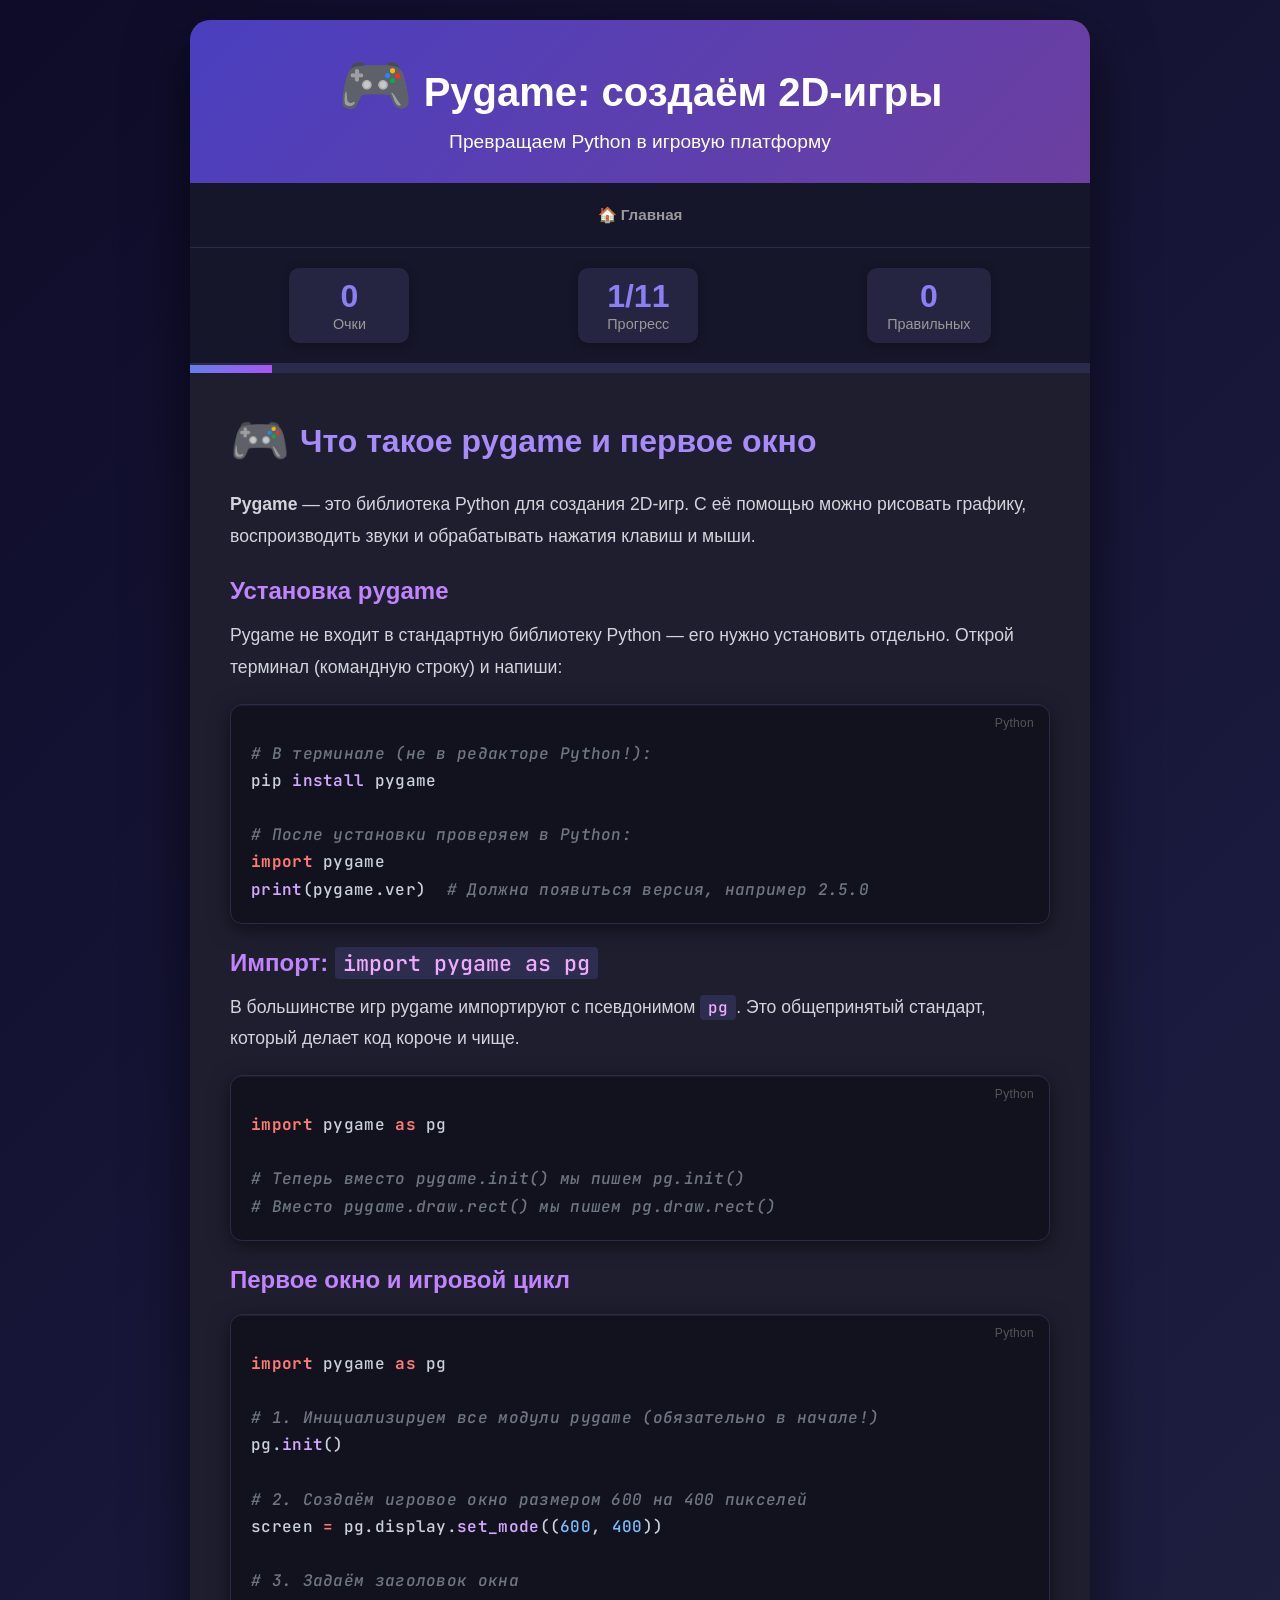
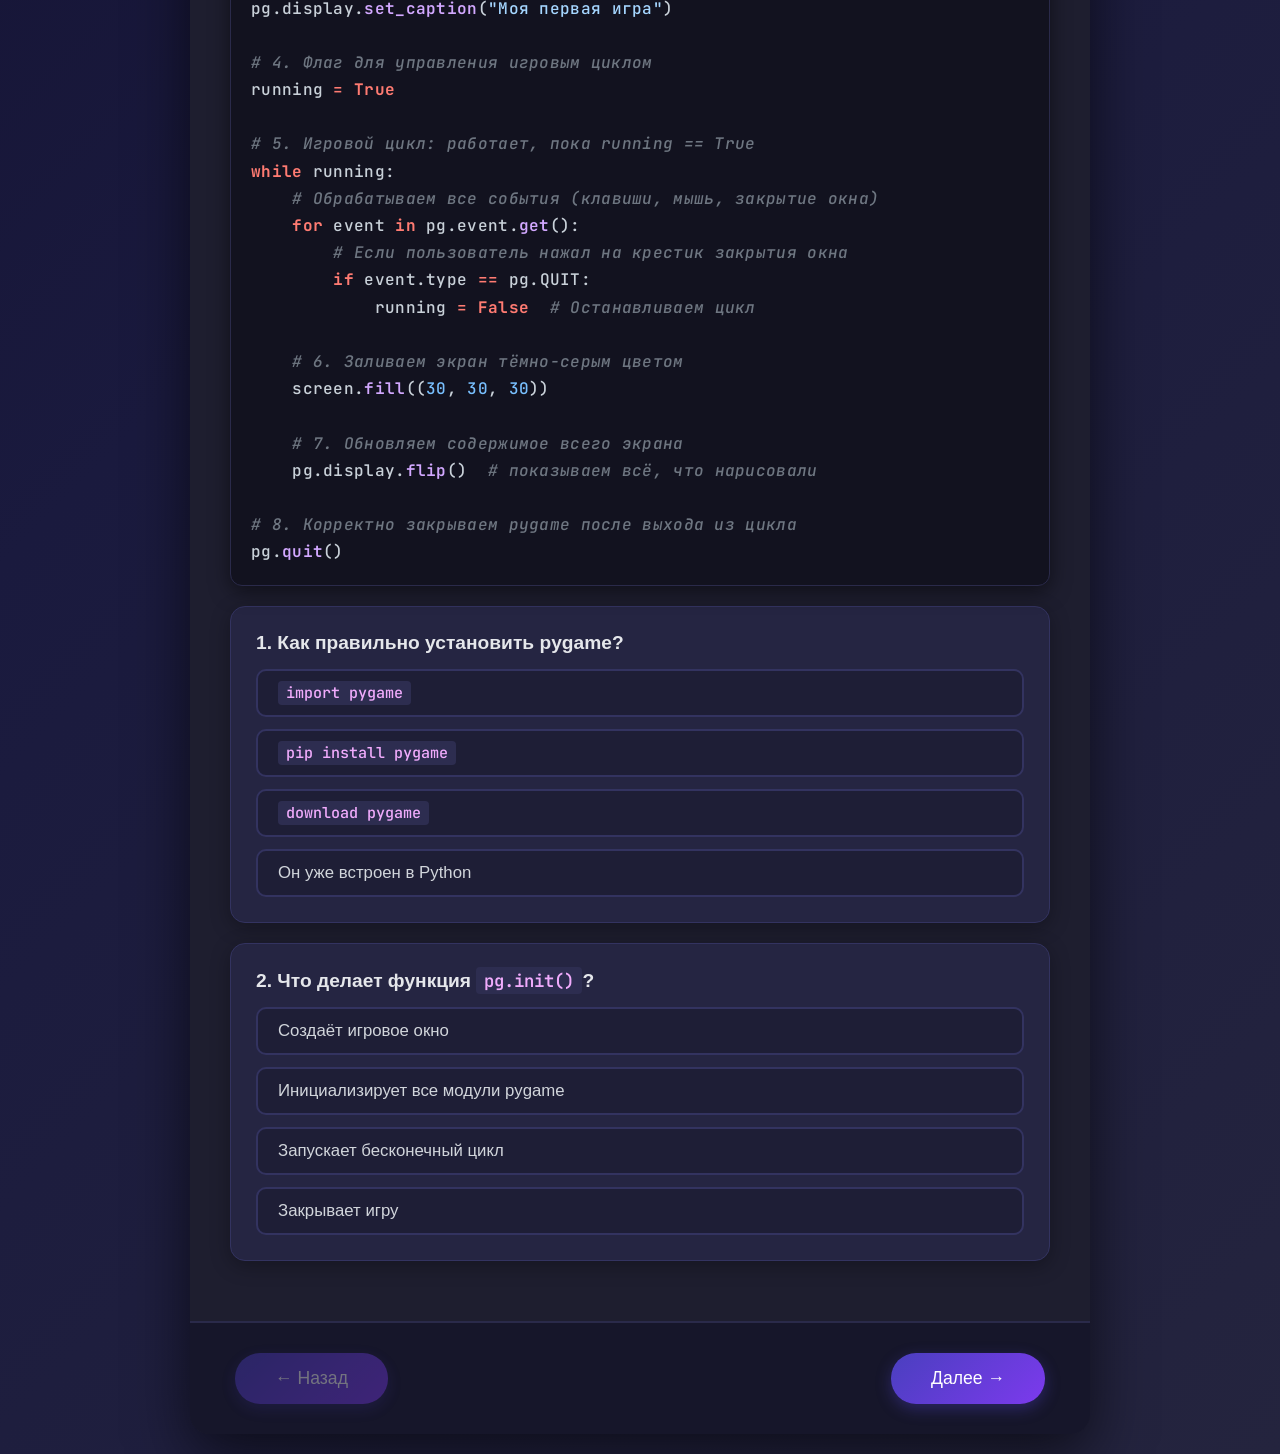
<file: pygame.html>
<!DOCTYPE html>
<html lang="ru">
<head>
    <meta charset="UTF-8">
    <meta name="viewport" content="width=device-width, initial-scale=1.0">
    <title>Pygame — Python</title>
    <link rel="stylesheet" href="style.css">
</head>
<body>
    <div class="container">
        <div class="header">
            <h1><span class="emoji-icon">🎮</span> Pygame: создаём 2D-игры</h1>
            <p>Превращаем Python в игровую платформу</p>
        </div>

        <nav class="page-nav">
            <a href="index.html" class="page-link">🏠 Главная</a>
        </nav>

        <div class="stats">
            <div class="stat-item">
                <span class="stat-value" id="score">0</span>
                <span class="stat-label">Очки</span>
            </div>
            <div class="stat-item">
                <span class="stat-value" id="progress">1/11</span>
                <span class="stat-label">Прогресс</span>
            </div>
            <div class="stat-item">
                <span class="stat-value" id="correct">0</span>
                <span class="stat-label">Правильных</span>
            </div>
        </div>

        <div class="progress-bar">
            <div class="progress-fill" id="progressFill"></div>
        </div>

        <div class="content">
            <!-- Раздел 1: Что такое pygame + установка + первое окно -->
            <div class="lesson-section active" id="section1">
                <h2><span class="emoji-icon">🎮</span> Что такое pygame и первое окно</h2>
                
                <p><strong>Pygame</strong> — это библиотека Python для создания 2D-игр. С её помощью можно рисовать графику, воспроизводить звуки и обрабатывать нажатия клавиш и мыши.</p>

                <h3>Установка pygame</h3>
                <p>Pygame не входит в стандартную библиотеку Python — его нужно установить отдельно. Открой терминал (командную строку) и напиши:</p>
                <div class="code-block"><span class="com"># В терминале (не в редакторе Python!):</span>
<span class="var">pip</span> <span class="func">install</span> <span class="var">pygame</span>

<span class="com"># После установки проверяем в Python:</span>
<span class="kw">import</span> <span class="var">pygame</span>
<span class="func">print</span>(<span class="var">pygame</span>.<span class="var">ver</span>)  <span class="com"># Должна появиться версия, например 2.5.0</span></div>

                <h3>Импорт: <code>import pygame as pg</code></h3>
                <p>В большинстве игр pygame импортируют с псевдонимом <code>pg</code>. Это общепринятый стандарт, который делает код короче и чище.</p>
                <div class="code-block"><span class="kw">import</span> <span class="var">pygame</span> <span class="kw">as</span> <span class="var">pg</span>

<span class="com"># Теперь вместо pygame.init() мы пишем pg.init()</span>
<span class="com"># Вместо pygame.draw.rect() мы пишем pg.draw.rect()</span></div>

                <h3>Первое окно и игровой цикл</h3>
                <div class="code-block"><span class="kw">import</span> <span class="var">pygame</span> <span class="kw">as</span> <span class="var">pg</span>

<span class="com"># 1. Инициализируем все модули pygame (обязательно в начале!)</span>
<span class="var">pg</span>.<span class="func">init</span>()

<span class="com"># 2. Создаём игровое окно размером 600 на 400 пикселей</span>
<span class="var">screen</span> <span class="op">=</span> <span class="var">pg</span>.<span class="var">display</span>.<span class="func">set_mode</span>((<span class="num">600</span>, <span class="num">400</span>))

<span class="com"># 3. Задаём заголовок окна</span>
<span class="var">pg</span>.<span class="var">display</span>.<span class="func">set_caption</span>(<span class="str">"Моя первая игра"</span>)

<span class="com"># 4. Флаг для управления игровым циклом</span>
<span class="var">running</span> <span class="op">=</span> <span class="kw">True</span>

<span class="com"># 5. Игровой цикл: работает, пока running == True</span>
<span class="kw">while</span> <span class="var">running</span>:
    <span class="com"># Обрабатываем все события (клавиши, мышь, закрытие окна)</span>
    <span class="kw">for</span> <span class="var">event</span> <span class="kw">in</span> <span class="var">pg</span>.<span class="var">event</span>.<span class="func">get</span>():
        <span class="com"># Если пользователь нажал на крестик закрытия окна</span>
        <span class="kw">if</span> <span class="var">event</span>.<span class="var">type</span> <span class="op">==</span> <span class="var">pg</span>.<span class="var">QUIT</span>:
            <span class="var">running</span> <span class="op">=</span> <span class="kw">False</span>  <span class="com"># Останавливаем цикл</span>
    
    <span class="com"># 6. Заливаем экран тёмно-серым цветом</span>
    <span class="var">screen</span>.<span class="func">fill</span>((<span class="num">30</span>, <span class="num">30</span>, <span class="num">30</span>))
    
    <span class="com"># 7. Обновляем содержимое всего экрана </span>
    <span class="var">pg</span>.<span class="var">display</span>.<span class="func">flip</span>()  <span class="com"># показываем всё, что нарисовали</span>

<span class="com"># 8. Корректно закрываем pygame после выхода из цикла</span>
<span class="var">pg</span>.<span class="func">quit</span>()</div>

                <div class="quiz-container">
                    <div class="quiz-question">1. Как правильно установить pygame?</div>
                    <div class="quiz-options">
                        <div class="quiz-option" data-correct="false"><code>import pygame</code></div>
                        <div class="quiz-option" data-correct="true"><code>pip install pygame</code></div>
                        <div class="quiz-option" data-correct="false"><code>download pygame</code></div>
                        <div class="quiz-option" data-correct="false">Он уже встроен в Python</div>
                    </div>
                </div>
                <div class="quiz-container">
                    <div class="quiz-question">2. Что делает функция <code>pg.init()</code>?</div>
                    <div class="quiz-options">
                        <div class="quiz-option" data-correct="false">Создаёт игровое окно</div>
                        <div class="quiz-option" data-correct="true">Инициализирует все модули pygame</div>
                        <div class="quiz-option" data-correct="false">Запускает бесконечный цикл</div>
                        <div class="quiz-option" data-correct="false">Закрывает игру</div>
                    </div>
                </div>
            </div>

            <!-- Раздел 2: FPS + рисование примитивов -->
            <div class="lesson-section" id="section2">
                <h2><span class="emoji-icon">🎨</span> FPS и рисование примитивов</h2>
                
                <p>Чтобы игра работала плавно и с одинаковой скоростью на разных компьютерах, нужно ограничить количество кадров в секунду (<strong>FPS</strong>).</p>

                <h3>Clock и ограничение FPS</h3>
                <div class="code-block"><span class="kw">import</span> <span class="var">pygame</span> <span class="kw">as</span> <span class="var">pg</span>

<span class="var">pg</span>.<span class="func">init</span>()
<span class="var">screen</span> <span class="op">=</span> <span class="var">pg</span>.<span class="var">display</span>.<span class="func">set_mode</span>((<span class="num">600</span>, <span class="num">400</span>))

<span class="com"># Создаём объект Clock для контроля времени</span>
<span class="var">clock</span> <span class="op">=</span> <span class="var">pg</span>.<span class="var">time</span>.<span class="func">Clock</span>()
<span class="var">FPS</span> <span class="op">=</span> <span class="num">60</span>  <span class="com"># Цель: 60 кадров в секунду</span>

<span class="var">running</span> <span class="op">=</span> <span class="kw">True</span>
<span class="kw">while</span> <span class="var">running</span>:
    <span class="kw">for</span> <span class="var">event</span> <span class="kw">in</span> <span class="var">pg</span>.<span class="var">event</span>.<span class="func">get</span>():
        <span class="kw">if</span> <span class="var">event</span>.<span class="var">type</span> <span class="op">==</span> <span class="var">pg</span>.<span class="var">QUIT</span>:
            <span class="var">running</span> <span class="op">=</span> <span class="kw">False</span>
    
    <span class="var">screen</span>.<span class="func">fill</span>((<span class="num">30</span>, <span class="num">30</span>, <span class="num">30</span>))
    <span class="var">pg</span>.<span class="var">display</span>.<span class="func">flip</span>()
    
    <span class="com"># Заставляем цикл ждать, </span>
    <span class="var">clock</span>.<span class="func">tick</span>(<span class="var">FPS</span>)  <span class="com"># чтобы не превышать 60 кадров в секунду</span>

<span class="var">pg</span>.<span class="func">quit</span>()</div>

                <h3>Рисование фигур</h3>
                <p>Все функции рисования находятся в модуле <code>pg.draw</code>. Цвета задаются кортежем RGB: <code>(Red, Green, Blue)</code> от 0 до 255.</p>
                <div class="code-block"><span class="com"># Прямоугольник: (экран, цвет, (x, y, ширина, высота))</span>
<span class="var">pg</span>.<span class="var">draw</span>.<span class="func">rect</span>(<span class="var">screen</span>, (<span class="num">255</span>, <span class="num">0</span>, <span class="num">0</span>), (<span class="num">50</span>, <span class="num">50</span>, <span class="num">100</span>, <span class="num">60</span>))

<span class="com"># Круг: (экран, цвет, (x центра, y центра), радиус)</span>
<span class="var">pg</span>.<span class="var">draw</span>.<span class="func">circle</span>(<span class="var">screen</span>, (<span class="num">0</span>, <span class="num">255</span>, <span class="num">0</span>), (<span class="num">300</span>, <span class="num">200</span>), <span class="num">40</span>)

<span class="com"># Линия: (экран, цвет, (x1, y1), (x2, y2), толщина)</span>
<span class="var">pg</span>.<span class="var">draw</span>.<span class="func">line</span>(<span class="var">screen</span>, (<span class="num">0</span>, <span class="num">0</span>, <span class="num">255</span>), (<span class="num">0</span>, <span class="num">0</span>), (<span class="num">600</span>, <span class="num">400</span>), <span class="num">3</span>)</div>

<h3>Стили задания цветов</h3>
<p>В pygame цвет можно задавать тремя способами:</p>
<div class="code-block"><span class="com"># 1. Кортеж RGB (Red, Green, Blue) — каждый от 0 до 255</span>
<span class="var">pg</span>.<span class="var">draw</span>.<span class="func">rect</span>(<span class="var">screen</span>, (<span class="num">255</span>, <span class="num">0</span>, <span class="num">0</span>), (<span class="num">50</span>, <span class="num">50</span>, <span class="num">100</span>, <span class="num">60</span>))  <span class="com"># красный</span>

<span class="com"># 2. Имя цвета строкой (pygame знает ~140 стандартных имён)</span>
<span class="var">pg</span>.<span class="var">draw</span>.<span class="func">circle</span>(<span class="var">screen</span>, <span class="str">"red"</span>, (<span class="num">300</span>, <span class="num">200</span>), <span class="num">40</span>)
<span class="var">pg</span>.<span class="var">draw</span>.<span class="func">circle</span>(<span class="var">screen</span>, <span class="str">"blue"</span>, (<span class="num">400</span>, <span class="num">200</span>), <span class="num">40</span>)
<span class="var">pg</span>.<span class="var">draw</span>.<span class="func">circle</span>(<span class="var">screen</span>, <span class="str">"green"</span>, (<span class="num">500</span>, <span class="num">200</span>), <span class="num">40</span>)

<span class="com"># 3. HEX-код (как в веб-разработке)</span>
<span class="var">pg</span>.<span class="var">draw</span>.<span class="func">circle</span>(<span class="var">screen</span>, <span class="str">"#FF0000"</span>, (<span class="num">300</span>, <span class="num">300</span>), <span class="num">40</span>)  <span class="com"># красный</span>
<span class="var">pg</span>.<span class="var">draw</span>.<span class="func">circle</span>(<span class="var">screen</span>, <span class="str">"#00FF00"</span>, (<span class="num">400</span>, <span class="num">300</span>), <span class="num">40</span>)  <span class="com"># зелёный</span>
<span class="var">pg</span>.<span class="var">draw</span>.<span class="func">circle</span>(<span class="var">screen</span>, <span class="str">"#0000FF"</span>, (<span class="num">500</span>, <span class="num">300</span>), <span class="num">40</span>)  <span class="com"># синий</span></div>

<div class="example-box">
    <strong>💡 Популярные именованные цвета:</strong>
    <p><code>"red"</code>, <code>"green"</code>, <code>"blue"</code> — основные цвета</p>
    <p><code>"white"</code>, <code>"black"</code>, <code>"yellow"</code>, <code>"orange"</code>, <code>"purple"</code></p>
    <p><code>"pink"</code>, <code>"brown"</code>, <code>"gray"</code>, <code>"cyan"</code>, <code>"magenta"</code></p>
    <p>HEX-коды начинаются с <code>#</code> и содержат 6 символов: <code>#RRGGBB</code></p>
</div>

                <div class="quiz-container">
                    <div class="quiz-question">3. Что делает метод <code>clock.tick(60)</code>?</div>
                    <div class="quiz-options">
                        <div class="quiz-option" data-correct="false">Ждёт ровно 60 секунд</div>
                        <div class="quiz-option" data-correct="true">Ограничивает цикл до 60 кадров в секунду</div>
                        <div class="quiz-option" data-correct="false">Ускоряет игру в 60 раз</div>
                        <div class="quiz-option" data-correct="false">Создаёт таймер обратного отсчёта</div>
                    </div>
                </div>
                <div class="quiz-container">
                    <div class="quiz-question">4. Какой цвет задаёт кортеж <code>(0, 255, 0)</code>?</div>
                    <div class="quiz-options">
                        <div class="quiz-option" data-correct="false">Красный</div>
                        <div class="quiz-option" data-correct="true">Зелёный</div>
                        <div class="quiz-option" data-correct="false">Синий</div>
                        <div class="quiz-option" data-correct="false">Белый</div>
                    </div>
                </div>
            </div>

            <!-- Раздел 3: Атрибуты Rect -->
            <div class="lesson-section" id="section3">
                <h2><span class="emoji-icon">📐</span> Атрибуты объекта Rect</h2>
                
                <p><code>pg.Rect</code> — это прямоугольник, который хранит позицию и размер объекта. У него есть множество "виртуальных" атрибутов, которые позволяют легко перемещать и выравнивать объекты без сложной математики.</p>

                <div class="code-block"><span class="com"># Создаём прямоугольник: (x, y, ширина, высота)</span>
<span class="var">small_rect</span> <span class="op">=</span> <span class="var">pg</span>.<span class="func">Rect</span>(<span class="num">0</span>, <span class="num">0</span>, <span class="num">50</span>, <span class="num">50</span>)

<span class="com"># --- Основные координаты ---</span>
<span class="var">small_rect</span>.<span class="var">x</span>, <span class="var">small_rect</span>.<span class="var">y</span>           <span class="com"># Верхний левый угол</span>
<span class="var">small_rect</span>.<span class="var">top</span>, <span class="var">small_rect</span>.<span class="var">left</span>      <span class="com"># Верхняя и левая границы</span>
<span class="var">small_rect</span>.<span class="var">bottom</span>, <span class="var">small_rect</span>.<span class="var">right</span>  <span class="com"># Нижняя и правая границы</span>

<span class="com"># --- Угловые точки (возвращают кортеж (x, y)) ---</span>
<span class="var">small_rect</span>.<span class="var">topleft</span>              <span class="com"># Верхний левый угол</span>
<span class="var">small_rect</span>.<span class="var">bottomright</span>          <span class="com"># Нижний правый угол</span>

<span class="com"># --- Середины сторон и центр ---</span>
<span class="var">small_rect</span>.<span class="var">midtop</span>               <span class="com"># Середина верхней стороны</span>
<span class="var">small_rect</span>.<span class="var">center</span>               <span class="com"># (x, y) центра прямоугольника</span>
<span class="var">small_rect</span>.<span class="var">centerx</span>              <span class="com"># Только X центра</span>

<span class="com"># --- Размеры ---</span>
<span class="var">small_rect</span>.<span class="var">size</span>                 <span class="com"># Кортеж (width, height)</span>
<span class="var">small_rect</span>.<span class="var">width</span>                <span class="com"># или small_rect.w</span>
<span class="var">small_rect</span>.<span class="var">height</span>               <span class="com"># или small_rect.h</span></div>

                <h3>Пример: центрирование объекта</h3>
                <div class="code-block"><span class="var">size</span> <span class="op">=</span> (<span class="num">600</span>, <span class="num">400</span>)  <span class="com"># Размер нашего игрового окна</span>
<span class="var">small_rect</span> <span class="op">=</span> <span class="var">pg</span>.<span class="func">Rect</span>(<span class="num">0</span>, <span class="num">0</span>, <span class="num">50</span>, <span class="num">50</span>)

<span class="com"># Ставим прямоугольник ровно в центр экрана одной строкой!</span>
<span class="var">small_rect</span>.<span class="var">center</span> <span class="op">=</span> (<span class="var">size</span>[<span class="num">0</span>] <span class="op">//</span> <span class="num">2</span>, <span class="var">size</span>[<span class="num">1</span>] <span class="op">//</span> <span class="num">2</span>)

<span class="com"># Прижимаем правый край прямоугольника к правому краю окна</span>
<span class="var">small_rect</span>.<span class="var">right</span> <span class="op">=</span> <span class="var">size</span>[<span class="num">0</span>]</div>

                <div class="quiz-container">
                    <div class="quiz-question">5. Что хранит атрибут <code>rect.center</code>?</div>
                    <div class="quiz-options">
                        <div class="quiz-option" data-correct="false">Размер прямоугольника</div>
                        <div class="quiz-option" data-correct="true">Кортеж с координатами (x, y) центра прямоугольника</div>
                        <div class="quiz-option" data-correct="false">Цвет прямоугольника</div>
                        <div class="quiz-option" data-correct="false">Скорость движения</div>
                    </div>
                </div>
                <div class="quiz-container">
                    <div class="quiz-question">6. Как прижать прямоугольник к правому краю окна шириной 600?</div>
                    <div class="quiz-options">
                        <div class="quiz-option" data-correct="false"><code>rect.x = 600</code></div>
                        <div class="quiz-option" data-correct="true"><code>rect.right = 600</code></div>
                        <div class="quiz-option" data-correct="false"><code>rect.left = 600</code></div>
                        <div class="quiz-option" data-correct="false"><code>rect.center = 600</code></div>
                    </div>
                </div>
            </div>

            <!-- Раздел 4: События KEYDOWN + MOUSEBUTTONDOWN -->
            <div class="lesson-section" id="section4">
                <h2><span class="emoji-icon">⌨️🖱️</span> События клавиатуры и мыши</h2>
                
                <h3>Обработка клавиш: <code>KEYDOWN</code></h3>
                <p>Событие <code>KEYDOWN</code> срабатывает <strong>один раз</strong> в момент нажатия клавиши (как щелчок).</p>
                <div class="code-block"><span class="kw">for</span> <span class="var">event</span> <span class="kw">in</span> <span class="var">pg</span>.<span class="var">event</span>.<span class="func">get</span>():
    <span class="kw">if</span> <span class="var">event</span>.<span class="var">type</span> <span class="op">==</span> <span class="var">pg</span>.<span class="var">KEYDOWN</span>:  
    <span class="com"># Проверяем, была ли нажата какая-то клавиша</span>
        <span class="kw">if</span> <span class="var">event</span>.<span class="var">key</span> <span class="op">==</span> <span class="var">pg</span>.<span class="var">K_ESCAPE</span>:
            <span class="var">running</span> <span class="op">=</span> <span class="kw">False</span>       <span class="com"># Выход по клавише Esc</span>
        <span class="kw">elif</span> <span class="var">event</span>.<span class="var">key</span> <span class="op">==</span> <span class="var">pg</span>.<span class="var">K_SPACE</span>:
            <span class="func">print</span>(<span class="str">"Пробел нажат!"</span>) <span class="com"># Выстрел или прыжок</span></div>

                <h3>Обработка мыши: <code>MOUSEBUTTONDOWN</code></h3>
                <div class="code-block"><span class="kw">for</span> <span class="var">event</span> <span class="kw">in</span> <span class="var">pg</span>.<span class="var">event</span>.<span class="func">get</span>():
    <span class="kw">if</span> <span class="var">event</span>.<span class="var">type</span> <span class="op">==</span> <span class="var">pg</span>.<span class="var">MOUSEBUTTONDOWN</span>:  
        <span class="com"># Проверяем нажатие кнопки мыши</span>  
        <span class="com"># event.button содержит номер нажатой кнопки:</span>
        <span class="com"># 1 — левая кнопка, 2 — средняя (колёсико), 3 — правая</span>
        <span class="com"># 4 — прокрутка вверх, 5 — прокрутка вниз</span>
        
        <span class="kw">if</span> <span class="var">event</span>.<span class="var">button</span> <span class="op">==</span> <span class="num">1</span>: <span class="com"># Если нажата левая кнопка</span>
            <span class="func">print</span>(<span class="var">event</span>.<span class="var">pos</span>)  <span class="com"># координаты курсора (x, y)</span>
            
            <span class="com"># перемещаем центр прямоугольника в точку клика</span>
            <span class="var">small_rect</span>.<span class="var">center</span> <span class="op">=</span> <span class="var">event</span>.<span class="var">pos</span>
            
        <span class="kw">elif</span> <span class="var">event</span>.<span class="var">button</span> <span class="op">==</span> <span class="num">3</span>:
            <span class="func">print</span>(<span class="str">"Правая кнопка мыши"</span>)</div>

                <div class="quiz-container">
                    <div class="quiz-question">7. Какой номер имеет левая кнопка мыши в событии?</div>
                    <div class="quiz-options">
                        <div class="quiz-option" data-correct="false">0</div>
                        <div class="quiz-option" data-correct="true">1</div>
                        <div class="quiz-option" data-correct="false">2</div>
                        <div class="quiz-option" data-correct="false">3</div>
                    </div>
                </div>
                <div class="quiz-container">
                    <div class="quiz-question">8. Что хранит атрибут <code>event.pos</code> при клике мыши?</div>
                    <div class="quiz-options">
                        <div class="quiz-option" data-correct="false">Название нажатой кнопки</div>
                        <div class="quiz-option" data-correct="true">Координаты (x, y) места клика</div>
                        <div class="quiz-option" data-correct="false">Время, прошедшее с начала игры</div>
                        <div class="quiz-option" data-correct="false">Скорость движения мыши</div>
                    </div>
                </div>
            </div>

            <!-- Раздел 5: get_pressed() + перетаскивание мышью -->
            <div class="lesson-section" id="section5">
                <h2><span class="emoji-icon">🕹️</span> Плавное движение и перетаскивание</h2>
                
                <h3>Непрерывное движение: <code>keys = pg.key.get_pressed()</code></h3>
                <p>В отличие от <code>KEYDOWN</code>, этот метод возвращает состояние <strong>всех клавиш прямо сейчас</strong>. Это идеально для плавного движения, пока клавиша зажата.</p>
                <div class="code-block"><span class="kw">while</span> <span class="var">running</span>:
    <span class="kw">for</span> <span class="var">event</span> <span class="kw">in</span> <span class="var">pg</span>.<span class="var">event</span>.<span class="func">get</span>():
        <span class="kw">if</span> <span class="var">event</span>.<span class="var">type</span> <span class="op">==</span> <span class="var">pg</span>.<span class="var">QUIT</span>:
            <span class="var">running</span> <span class="op">=</span> <span class="kw">False</span>
    
<span class="com"># Получаем словарь состояния всех клавиш (True, если зажата)</span>
    <span class="var">keys</span> <span class="op">=</span> <span class="var">pg</span>.<span class="var">key</span>.<span class="func">get_pressed</span>()
    
<span class="com"># Двигаем объект, пока клавиша удерживается</span>
    <span class="kw">if</span> <span class="var">keys</span>[<span class="var">pg</span>.<span class="var">K_LEFT</span>]:
        <span class="var">x</span> <span class="op">-=</span> <span class="var">speed</span>
    <span class="kw">if</span> <span class="var">keys</span>[<span class="var">pg</span>.<span class="var">K_RIGHT</span>]:
        <span class="var">x</span> <span class="op">+=</span> <span class="var">speed</span></div>

                <h3>Перетаскивание объекта мышью</h3>
                <div class="code-block"><span class="kw">while</span> <span class="var">running</span>:
    <span class="kw">for</span> <span class="var">event</span> <span class="kw">in</span> <span class="var">pg</span>.<span class="var">event</span>.<span class="func">get</span>():
        <span class="kw">if</span> <span class="var">event</span>.<span class="var">type</span> <span class="op">==</span> <span class="var">pg</span>.<span class="var">QUIT</span>:
            <span class="var">running</span> <span class="op">=</span> <span class="kw">False</span>
    
<span class="com"># 1. Получаем текущую позицию курсора мыши (x, y)</span>
    <span class="var">mouse_pos</span> <span class="op">=</span> <span class="var">pg</span>.<span class="var">mouse</span>.<span class="func">get_pos</span>()
    
<span class="com"># 2. Получаем состояние кнопок мыши (левая, средняя, правая)</span>
    <span class="var">mouse_keys</span> <span class="op">=</span> <span class="var">pg</span>.<span class="var">mouse</span>.<span class="func">get_pressed</span>()
    
<span class="com"># 3. Проверяем, нажата ли левая кнопка (индекс 0)</span>
    <span class="kw">if</span> <span class="var">mouse_keys</span>[<span class="num">0</span>]:  
<span class="com"># Если да, устанавливаем центр персонажа в позицию курсора</span>
        <span class="var">character_rect</span>.<span class="var">center</span> <span class="op">=</span> <span class="var">mouse_pos</span>
    
    <span class="var">screen</span>.<span class="func">fill</span>((<span class="num">30</span>, <span class="num">30</span>, <span class="num">30</span>))
    <span class="var">pg</span>.<span class="var">draw</span>.<span class="func">rect</span>(<span class="var">screen</span>, (<span class="num">0</span>, <span class="num">255</span>, <span class="num">0</span>), <span class="var">character_rect</span>)
    <span class="var">pg</span>.<span class="var">display</span>.<span class="func">flip</span>()</div>

                <div class="quiz-container">
                    <div class="quiz-question">9. В чём главное отличие <code>key.get_pressed()</code> от <code>KEYDOWN</code>?</div>
                    <div class="quiz-options">
                        <div class="quiz-option" data-correct="false">Ничем, это одно и то же</div>
                        <div class="quiz-option" data-correct="true"><code>get_pressed()</code> возвращает True, пока клавиша зажата</div>
                        <div class="quiz-option" data-correct="false"><code>KEYDOWN</code> работает быстрее</div>
                        <div class="quiz-option" data-correct="false"><code>get_pressed()</code> работает только для мыши</div>
                    </div>
                </div>
                <div class="quiz-container">
                    <div class="quiz-question">10. Что возвращает <code>pg.mouse.get_pressed()</code>?</div>
                    <div class="quiz-options">
                        <div class="quiz-option" data-correct="false">Координаты мыши (x, y)</div>
                        <div class="quiz-option" data-correct="true">Кортеж (left, middle, right) из значений True/False</div>
                        <div class="quiz-option" data-correct="false">Скорость движения мыши</div>
                        <div class="quiz-option" data-correct="false">Название нажатой кнопки</div>
                    </div>
                </div>
            </div>

            <!-- Раздел 6: Изображения и текст -->
            <div class="lesson-section" id="section6">
                <h2><span class="emoji-icon">🖼️</span> Изображения и текст</h2>
                
                <h3>Загрузка и трансформации</h3>
                <div class="code-block"><span class="com"># Загружаем картинку (файл должен лежать в папке с программой)</span>
<span class="var">player_img</span> <span class="op">=</span> <span class="var">pg</span>.<span class="var">image</span>.<span class="func">load</span>(<span class="str">"player.png"</span>)

<span class="com"># Масштабирование: изменяем размер до 50x50 пикселей</span>
<span class="var">small_img</span> <span class="op">=</span> <span class="var">pg</span>.<span class="var">transform</span>.<span class="func">scale</span>(<span class="var">player_img</span>, (<span class="num">50</span>, <span class="num">50</span>))

<span class="com"># Поворот: поворачиваем изображение на 45 градусов</span>
<span class="var">rotated_img</span> <span class="op">=</span> <span class="var">pg</span>.<span class="var">transform</span>.<span class="func">rotate</span>(<span class="var">player_img</span>, <span class="num">45</span>)

<span class="com"># Отражение: flip(по горизонтали, по вертикали)</span>
<span class="com"># True, False означает отразить влево-вправо, но не вверх-вниз</span>
<span class="var">flipped_h</span> <span class="op">=</span> <span class="var">pg</span>.<span class="var">transform</span>.<span class="func">flip</span>(<span class="var">player_img</span>, <span class="kw">True</span>, <span class="kw">False</span>)

<span class="com"># Выводим изображение на экран в координаты (x, y)</span>
<span class="var">screen</span>.<span class="func">blit</span>(<span class="var">player_img</span>, (<span class="var">x</span>, <span class="var">y</span>))</div>

                <h3>Текст и шрифты</h3>
                <div class="code-block"><span class="com"># Создаём шрифт. None означает встроенный шрифт pygame.</span>
<span class="com"># Вместо None можно указать путь к файлу: "fonts/arial.ttf"</span>
<span class="var">font</span> <span class="op">=</span> <span class="var">pg</span>.<span class="var">font</span>.<span class="func">Font</span>(<span class="kw">None</span>, <span class="num">36</span>)

<span class="com"># Рендерим текст в картинку (Surface).</span>
<span class="com"># Второй аргумент True включает сглаживание (antialiasing).</span>
<span class="com"># Третий аргумент — цвет.</span>
<span class="var">text</span> <span class="op">=</span> <span class="var">font</span>.<span class="func">render</span>(<span class="str">f"Счёт: 0"</span>, <span class="kw">True</span>, (<span class="num">255</span>, <span class="num">255</span>, <span class="num">255</span>))

<span class="com"># Выводим получившуюся картинку с текстом на экран</span>
<span class="var">screen</span>.<span class="func">blit</span>(<span class="var">text</span>, (<span class="num">10</span>, <span class="num">10</span>))</div>

                <div class="quiz-container">
                    <div class="quiz-question">11. Что делает функция <code>pg.transform.flip(img, True, False)</code>?</div>
                    <div class="quiz-options">
                        <div class="quiz-option" data-correct="false">Поворачивает изображение на 90 градусов</div>
                        <div class="quiz-option" data-correct="true">Отражает изображение по горизонтали</div>
                        <div class="quiz-option" data-correct="false">Отражает изображение по вертикали</div>
                        <div class="quiz-option" data-correct="false">Масштабирует изображение</div>
                    </div>
                </div>
                <div class="quiz-container">
                    <div class="quiz-question">12. За что отвечает параметр <code>True</code> в методе <code>font.render()</code>?</div>
                    <div class="quiz-options">
                        <div class="quiz-option" data-correct="false">Делает шрифт жирным</div>
                        <div class="quiz-option" data-correct="true">Включает сглаживание текста</div>
                        <div class="quiz-option" data-correct="false">Делает фон текста прозрачным</div>
                        <div class="quiz-option" data-correct="false">Делает шрифт курсивным</div>
                    </div>
                </div>
            </div>

            <!-- Раздел 7: Звуки -->
            <div class="lesson-section" id="section7">
                <h2><span class="emoji-icon">🔊</span> Звуки и музыка</h2>
                
                <p>В pygame есть модуль <code>mixer</code>. Он делит аудио на два типа: короткие звуковые эффекты (<code>Sound</code>) и длинная фоновая музыка (<code>music</code>).</p>
                <p>1. Короткие звуки (<code>Sound</code>) - подходят для выстрелов, прыжков, подбора монет (можно накладывать друг на друга). Форматы: WAV, OGG</p>
                <p>2. Фоновая музыка (<code>music</code>) - подходит для саундтреков. Проигрывается только один трек за раз. Форматы: MP3, OGG</p>
                <div class="code-block"><span class="kw">import</span> <span class="var">pygame</span> <span class="kw">as</span> <span class="var">pg</span>

<span class="var">pg</span>.<span class="func">init</span>()
<span class="var">pg</span>.<span class="var">mixer</span>.<span class="func">init</span>()  <span class="com"># Явно инициализируем звуковой модуль</span>

<span class="var">shoot_sound</span> <span class="op">=</span> <span class="var">pg</span>.<span class="var">mixer</span>.<span class="func">Sound</span>(<span class="str">"shoot.wav"</span>)

<span class="var">shoot_sound</span>.<span class="func">play</span>()           <span class="com"># Воспроизвести звук</span>
<span class="var">shoot_sound</span>.<span class="func">set_volume</span>(<span class="num">0.5</span>)  <span class="com"># Громкость от 0.0 до 1.0</span>

<span class="var">pg</span>.<span class="var">mixer</span>.<span class="var">music</span>.<span class="func">load</span>(<span class="str">"background.mp3"</span>)

<span class="var">pg</span>.<span class="var">mixer</span>.<span class="var">music</span>.<span class="func">play</span>(<span class="num">-1</span>)      
<span class="com"># -1 означает бесконечное повторение по кругу</span>
<span class="var">pg</span>.<span class="var">mixer</span>.<span class="var">music</span>.<span class="func">set_volume</span>(<span class="num">0.3</span>) 
<span class="com"># Громкость музыки (тише, чем звуки)</span>

<span class="com"># Управление музыкой</span>
<span class="var">pg</span>.<span class="var">mixer</span>.<span class="var">music</span>.<span class="func">pause</span>()   <span class="com"># Поставить на паузу</span>
<span class="var">pg</span>.<span class="var">mixer</span>.<span class="var">music</span>.<span class="func">unpause</span>() <span class="com"># Продолжить воспроизведение</span>
<span class="var">pg</span>.<span class="var">mixer</span>.<span class="var">music</span>.<span class="func">stop</span>()    <span class="com"># Полностью остановить</span></div>

                <div class="quiz-container">
                    <div class="quiz-question">15. В чём ключевое отличие <code>Sound</code> от <code>music</code>?</div>
                    <div class="quiz-options">
                        <div class="quiz-option" data-correct="false">Ничем, это просто разные названия</div>
                        <div class="quiz-option" data-correct="true"><code>Sound</code> для коротких эффектов, <code>music</code> для длинных треков</div>
                        <div class="quiz-option" data-correct="false"><code>Sound</code> всегда играет громче</div>
                        <div class="quiz-option" data-correct="false"><code>music</code> работает только с файлами WAV</div>
                    </div>
                </div>
                <div class="quiz-container">
                    <div class="quiz-question">16. Как запустить фоновую музыку в бесконечном цикле?</div>
                    <div class="quiz-options">
                        <div class="quiz-option" data-correct="false"><code>music.play(0)</code></div>
                        <div class="quiz-option" data-correct="true"><code>music.play(-1)</code></div>
                        <div class="quiz-option" data-correct="false"><code>music.loop()</code></div>
                        <div class="quiz-option" data-correct="false"><code>music.repeat()</code></div>
                    </div>
                </div>
            </div>

            <!-- Раздел 8: Группы спрайтов -->
            <div class="lesson-section" id="section8">
                <h2><span class="emoji-icon">👥</span> Группы спрайтов</h2>
                
                <p>Когда объектов много, управлять ими по отдельности неудобно. Класс <code>pg.sprite.Sprite</code> и <code>pg.sprite.Group</code> решают эту проблему.</p>

                <h3>Создание своего спрайта</h3>
                <div class="code-block"><span class="kw">class</span> <span class="func">Player</span>(<span class="var">pg</span>.<span class="var">sprite</span>.<span class="var">Sprite</span>):
    <span class="kw">def</span> <span class="func">__init__</span>(<span class="var">self</span>, <span class="var">x</span>, <span class="var">y</span>):
        <span class="func">super</span>().<span class="func">__init__</span>()  <span class="com"># ❗ вызываем конструктор родителя</span>
        
        <span class="var">self</span>.<span class="var">image</span> <span class="op">=</span> <span class="var">pg</span>.<span class="var">image</span>.<span class="var">load</span>(<span class="str">"player.png"</span>)
        <span class="com"># 1. Загружаем картинку </span>
        <span class="var">self</span>.<span class="var">image</span> <span class="op">=</span> <span class="var">pg</span>.<span class="var">transform</span>.<span class="var">scale</span>(<span class="var">self</span>.<span class="var">image</span>, (<span class="num">50</span>, <span class="num">50</span>))
                                        <span class="com"># Задаём размер</span>
        <span class="var">self</span>.<span class="var">rect</span> <span class="op">=</span> <span class="var">self</span>.<span class="var">image</span>.<span class="func">get_rect</span>(<span class="var">topleft</span><span class="op">=</span>(<span class="var">x</span>, <span class="var">y</span>))
        <span class="com"># 2. Получаем прямоугольник и задаём координаты</span>

        <span class="com"># ❗ self.image и self.rect</span>
        <span class="com"># - два ОБЯЗАТЕЛЬНЫХ атрибута для любого спрайта</span>

    <span class="kw">def</span> <span class="func">update</span>(<span class="var">self</span>):
    <span class="com"># Сюда пишем логику движения. Вызывается в игровом цикле</span>
        <span class="var">keys</span> <span class="op">=</span> <span class="var">pg</span>.<span class="var">key</span>.<span class="func">get_pressed</span>()
        <span class="kw">if</span> <span class="var">keys</span>[<span class="var">pg</span>.<span class="var">K_LEFT</span>]:
            <span class="var">self</span>.<span class="var">rect</span>.<span class="var">x</span> <span class="op">-=</span> <span class="num">5</span></div>

                <h3>Использование групп</h3>
                <div class="code-block"><span class="com"># Создаём пустые группы</span>
<span class="var">all_sprites</span> <span class="op">=</span> <span class="var">pg</span>.<span class="var">sprite</span>.<span class="func">Group</span>()  
<span class="com"># Для отрисовки всех спрайтов одной строкой </span>

<span class="var">enemies</span> <span class="op">=</span> <span class="var">pg</span>.<span class="var">sprite</span>.<span class="func">Group</span>()      
<span class="com"># Для удобной проверки столкновений</span>

<span class="com"># Создаём игрока и добавляем его в группу</span>
<span class="var">player</span> <span class="op">=</span> <span class="func">Player</span>(<span class="num">100</span>, <span class="num">100</span>)
<span class="var">all_sprites</span>.<span class="func">add</span>(<span class="var">player</span>)

<span class="kw">while</span> <span class="var">running</span>:
    <span class="com"># 1. Обновляем логику ВСЕХ спрайтов в группе</span>
    <span class="var">all_sprites</span>.<span class="func">update</span>() <span class="com"># вызываем их метод update</span>
    
    <span class="com"># 2. Очищаем экран</span>
    <span class="var">screen</span>.<span class="func">fill</span>((<span class="num">30</span>, <span class="num">30</span>, <span class="num">30</span>)) <span class="com"># заливка фона</span>
    
    <span class="com"># 3. Отрисовываем ВСЕ спрайты группы</span>
    <span class="var">all_sprites</span>.<span class="func">draw</span>(<span class="var">screen</span>) <span class="com"># используя self.image и self.rect</span>
    
    <span class="var">pg</span>.<span class="var">display</span>.<span class="func">flip</span>()</div>

                <div class="quiz-container">
                    <div class="quiz-question">17. Какие два атрибута являются обязательными для класса, наследующего <code>pg.sprite.Sprite</code>?</div>
                    <div class="quiz-options">
                        <div class="quiz-option" data-correct="false"><code>name</code> и <code>position</code></div>
                        <div class="quiz-option" data-correct="true"><code>image</code> и <code>rect</code></div>
                        <div class="quiz-option" data-correct="false"><code>x</code> и <code>y</code></div>
                        <div class="quiz-option" data-correct="false"><code>width</code> и <code>height</code></div>
                    </div>
                </div>
                <div class="quiz-container">
                    <div class="quiz-question">18. Что делает метод <code>all_sprites.draw(screen)</code>?</div>
                    <div class="quiz-options">
                        <div class="quiz-option" data-correct="false">Вызывает метод update() у всех спрайтов</div>
                        <div class="quiz-option" data-correct="true">Отрисовывает картинку (image) каждого спрайта в его позиции (rect)</div>
                        <div class="quiz-option" data-correct="false">Проверяет столкновения между спрайтами</div>
                        <div class="quiz-option" data-correct="false">Удаляет спрайты, вышедшие за границы экрана</div>
                    </div>
                </div>
            </div>

            <!-- Раздел 9: Коллизии (от простого к сложному) -->
            <div class="lesson-section" id="section9">
                <h2><span class="emoji-icon">💥</span> Столкновения: от Rect до Масок</h2>
                
                <p>В играх постоянно нужно проверять, коснулись ли объекты друг друга. <br>Начнём с самого простого и дойдём до пиксельной точности.</p>

                <h3>1. Простое столкновение: <code>colliderect</code></h3>
                <p>Самый быстрый способ. Проверяет пересечение двух прямоугольников. <br>Минус: не учитывает прозрачные области картинки.</p>
                <div class="code-block"><span class="com"># Создаём прямоугольники для игрока и врага</span>
<span class="var">player_rect</span> <span class="op">=</span> <span class="var">pg</span>.<span class="func">Rect</span>(<span class="var">x</span>, <span class="var">y</span>, <span class="num">30</span>, <span class="num">30</span>)
<span class="var">enemy_rect</span> <span class="op">=</span> <span class="var">pg</span>.<span class="func">Rect</span>(<span class="var">ex</span>, <span class="var">ey</span>, <span class="num">40</span>, <span class="num">40</span>)

<span class="com"># Проверяем, пересекаются ли они</span>
<span class="kw">if</span> <span class="var">player_rect</span>.<span class="func">colliderect</span>(<span class="var">enemy_rect</span>):
    <span class="func">print</span>(<span class="str">"Столкновение!"</span>)</div>

                <h3>2. Спрайты и <code>spritecollide</code></h3>
                <p>Когда врагов много, удобнее использовать группы. Метод проверяет столкновение <strong>одного спрайта</strong> с <strong>группой</strong> спрайтов.</p>
                <div class="code-block"><span class="com"># starship — это один объект (наш корабль)</span>
<span class="com"># meteorites — это группа pg.sprite.Group()</span>
<span class="com"># содержащая много метеоритов</span>

<span class="var">hits</span> <span class="op">=</span> <span class="var">pg</span>.<span class="var">sprite</span>.<span class="func">spritecollide</span>(<span class="var">starship</span>, <span class="var">meteorites</span>, <span class="kw">True</span>)
<span class="com"># Третий аргумент True означает:</span>
<span class="com"># удалить метеорит из группы при столкновении</span>

<span class="kw">if</span> <span class="var">hits</span>:
    <span class="com"># hits — это список всех метеоритов, в которые мы врезались</span>
    <span class="var">lives</span> <span class="op">-=</span> <span class="func">len</span>(<span class="var">hits</span>)  <span class="com"># Отнимаем жизни за каждое попадание</span></div>

                <h3>3. Пиксельно-точное столкновение: <code>collide_mask</code></h3>
                <p>Если у корабля круглая форма, а прямоугольник квадратный, <code>colliderect</code> даст ложное срабатывание в углах. <br>Решение — маски! Используем тот же spritecollide, но добавляем 4-й аргумент. <code>pg.sprite.collide_mask</code> заставит проверять только непрозрачные пиксели!</p>
                <div class="code-block"><span class="var">hits</span> <span class="op">=</span> <span class="var">pg</span>.<span class="var">sprite</span>.<span class="func">spritecollide</span>(<span class="var">starship</span>, <span class="var">mice</span>, 
                               <span class="kw">True</span>, <span class="var">pg</span>.<span class="var">sprite</span>.<span class="var">collide_mask</span>)
<span class="kw">if</span> <span class="var">hits</span>:
    <span class="func">print</span>(<span class="str">"Поймали мышь точно по контуру!"</span>)</div>

                <h3>4. Столкновение группы с группой: <code>groupcollide</code></h3>
                <p>Идеально для шутеров: проверяем, попали ли <strong>любые пули</strong> в <strong>любых врагов</strong>.</p>
                <div class="code-block"><span class="com"># lasers — группа пуль, mice — группа врагов</span>
<span class="com"># Первый True: удалить пулю при попадании.</span>
<span class="com"># Второй True: удалить врага при попадании.</span>

<span class="var">hits</span> <span class="op">=</span> <span class="var">pg</span>.<span class="var">sprite</span>.<span class="func">groupcollide</span>(<span class="var">lasers</span>, <span class="var">mice</span>, <span class="kw">True</span>, <span class="kw">True</span>)

<span class="com"># hits — это словарь вида: </span>
<span class="com"># {пуля: [список поражённых этой пулей мышей]}</span>
<span class="kw">for</span> <span class="var">laser</span>, <span class="var">hit_mice</span> <span class="kw">in</span> <span class="var">hits</span>.<span class="func">items</span>():
    <span class="com"># Начисляем очки за каждую уничтоженную мышь</span>
    <span class="var">score</span> <span class="op">+=</span> <span class="func">len</span>(<span class="var">hit_mice</span>) <span class="op">*</span> <span class="num">10</span></div>

                <div class="quiz-container">
                    <div class="quiz-question">13. В чём главный недостаток метода <code>colliderect</code>?</div>
                    <div class="quiz-options">
                        <div class="quiz-option" data-correct="false">Он работает слишком медленно</div>
                        <div class="quiz-option" data-correct="true">Он не учитывает прозрачные области изображения</div>
                        <div class="quiz-option" data-correct="false">Он работает только со спрайтами</div>
                        <div class="quiz-option" data-correct="false">Он не может проверить столкновение с мышью</div>
                    </div>
                </div>
                <div class="quiz-container">
                    <div class="quiz-question">14. Что означают два параметра <code>True, True</code> в <code>groupcollide(lasers, mice, True, True)</code>?</div>
                    <div class="quiz-options">
                        <div class="quiz-option" data-correct="false">Проверять только первые два объекта</div>
                        <div class="quiz-option" data-correct="true">Удалить и пулю, и врага при столкновении</div>
                        <div class="quiz-option" data-correct="false">Включить звуковой эффект и анимацию</div>
                        <div class="quiz-option" data-correct="false">Использовать маски для обеих групп</div>
                    </div>
                </div>
            </div>

            <!-- Раздел 10: Мини-игра "Змейка" + Итоговый тест -->
            <div class="lesson-section" id="section10">
                <h2><span class="emoji-icon">🐍</span> Мини-игра: Змейка</h2>
                
                <p>Соберём все знания вместе! Управление стрелками, еда появляется случайно, змейка растёт при поедании.</p>
<div class="code-wrapper">
    <button class="copy-btn" onclick="copyCode(this)" title="Скопировать код">
         Копировать
    </button>
                <div class="code-block"><span class="kw">import</span> <span class="var">pygame</span> <span class="kw">as</span> <span class="var">pg</span>
<span class="kw">import</span> <span class="var">random</span>

<span class="var">pg</span>.<span class="func">init</span>()

<span class="com"># --- Настройки игры ---</span>
<span class="var">CELL</span> <span class="op">=</span> <span class="num">20</span>                    <span class="com"># Размер одной клетки в пикселях</span>
<span class="var">COLS</span>, <span class="var">ROWS</span> <span class="op">=</span> <span class="num">30</span>, <span class="num">20</span>          <span class="com"># Поле 30x20 клеток</span>
<span class="var">screen</span> <span class="op">=</span> <span class="var">pg</span>.<span class="var">display</span>.<span class="func">set_mode</span>((<span class="var">COLS</span> <span class="op">*</span> <span class="var">CELL</span>, <span class="var">ROWS</span> <span class="op">*</span> <span class="var">CELL</span>))
<span class="var">clock</span> <span class="op">=</span> <span class="var">pg</span>.<span class="var">time</span>.<span class="func">Clock</span>()

<span class="com"># --- Начальное состояние ---</span>
<span class="var">snake</span> <span class="op">=</span> [(<span class="num">15</span>, <span class="num">10</span>)]           <span class="com"># Змейка — это список координат её сегментов</span>
<span class="var">dx</span>, <span class="var">dy</span> <span class="op">=</span> <span class="num">1</span>, <span class="num">0</span>                <span class="com"># Начальное направление: вправо (x+1, y+0)</span>
<span class="var">food</span> <span class="op">=</span> (<span class="var">random</span>.<span class="func">randint</span>(<span class="num">0</span>, <span class="var">COLS</span><span class="op">-</span><span class="num">1</span>), <span class="var">random</span>.<span class="func">randint</span>(<span class="num">0</span>, <span class="var">ROWS</span><span class="op">-</span><span class="num">1</span>))

<span class="var">running</span> <span class="op">=</span> <span class="kw">True</span>
<span class="kw">while</span> <span class="var">running</span>:
    <span class="com"># 1. Обработка событий</span>
    <span class="kw">for</span> <span class="var">event</span> <span class="kw">in</span> <span class="var">pg</span>.<span class="var">event</span>.<span class="func">get</span>():
        <span class="kw">if</span> <span class="var">event</span>.<span class="var">type</span> <span class="op">==</span> <span class="var">pg</span>.<span class="var">QUIT</span>:
            <span class="var">running</span> <span class="op">=</span> <span class="kw">False</span>
        <span class="kw">elif</span> <span class="var">event</span>.<span class="var">type</span> <span class="op">==</span> <span class="var">pg</span>.<span class="var">KEYDOWN</span>:
            <span class="com"># Запрещаем разворот на 180 градусов (dy != 1 означает, что мы не движемся вниз)</span>
            <span class="kw">if</span> <span class="var">event</span>.<span class="var">key</span> <span class="op">==</span> <span class="var">pg</span>.<span class="var">K_UP</span> <span class="kw">and</span> <span class="var">dy</span> <span class="op">!=</span> <span class="num">1</span>:
                <span class="var">dx</span>, <span class="var">dy</span> <span class="op">=</span> <span class="num">0</span>, <span class="num">-1</span>
            <span class="kw">elif</span> <span class="var">event</span>.<span class="var">key</span> <span class="op">==</span> <span class="var">pg</span>.<span class="var">K_DOWN</span> <span class="kw">and</span> <span class="var">dy</span> <span class="op">!=</span> <span class="num">-1</span>:
                <span class="var">dx</span>, <span class="var">dy</span> <span class="op">=</span> <span class="num">0</span>, <span class="num">1</span>
            <span class="kw">elif</span> <span class="var">event</span>.<span class="var">key</span> <span class="op">==</span> <span class="var">pg</span>.<span class="var">K_LEFT</span> <span class="kw">and</span> <span class="var">dx</span> <span class="op">!=</span> <span class="num">1</span>:
                <span class="var">dx</span>, <span class="var">dy</span> <span class="op">=</span> <span class="num">-1</span>, <span class="num">0</span>
            <span class="kw">elif</span> <span class="var">event</span>.<span class="var">key</span> <span class="op">==</span> <span class="var">pg</span>.<span class="var">K_RIGHT</span> <span class="kw">and</span> <span class="var">dx</span> <span class="op">!=</span> <span class="num">-1</span>:
                <span class="var">dx</span>, <span class="var">dy</span> <span class="op">=</span> <span class="num">1</span>, <span class="num">0</span>
    
    <span class="com"># 2. Двигаем змейку: создаём новую голову на основе текущей головы + направление</span>
    <span class="var">head</span> <span class="op">=</span> (<span class="var">snake</span>[<span class="num">0</span>][<span class="num">0</span>] <span class="op">+</span> <span class="var">dx</span>, <span class="var">snake</span>[<span class="num">0</span>][<span class="num">1</span>] <span class="op">+</span> <span class="var">dy</span>)
    
    <span class="com"># 3. Проверка проигрыша: удар о стену или о собственный хвост</span>
    <span class="kw">if</span> <span class="var">head</span>[<span class="num">0</span>] <span class="op">&lt;</span> <span class="num">0</span> <span class="kw">or</span> <span class="var">head</span>[<span class="num">0</span>] <span class="op">&gt;=</span> <span class="var">COLS</span> <span class="kw">or</span> <span class="var">head</span>[<span class="num">1</span>] <span class="op">&lt;</span> <span class="num">0</span> <span class="kw">or</span> <span class="var">head</span>[<span class="num">1</span>] <span class="op">&gt;=</span> <span class="var">ROWS</span> <span class="kw">or</span> <span class="var">head</span> <span class="kw">in</span> <span class="var">snake</span>:
        <span class="var">running</span> <span class="op">=</span> <span class="kw">False</span>
    
    <span class="com"># 4. Добавляем новую голову в начало списка</span>
    <span class="var">snake</span>.<span class="func">insert</span>(<span class="num">0</span>, <span class="var">head</span>)
    
    <span class="com"># 5. Логика еды</span>
    <span class="kw">if</span> <span class="var">head</span> <span class="op">==</span> <span class="var">food</span>:
        <span class="com"># Если съели: генерируем новую еду, хвост НЕ удаляем (змейка выросла)</span>
        <span class="var">food</span> <span class="op">=</span> (<span class="var">random</span>.<span class="func">randint</span>(<span class="num">0</span>, <span class="var">COLS</span><span class="op">-</span><span class="num">1</span>), <span class="var">random</span>.<span class="func">randint</span>(<span class="num">0</span>, <span class="var">ROWS</span><span class="op">-</span><span class="num">1</span>))
    <span class="kw">else</span>:
        <span class="com"># Если не съели: удаляем последний элемент списка (хвост), чтобы длина не менялась</span>
        <span class="var">snake</span>.<span class="func">pop</span>()
    
    <span class="com"># 6. Отрисовка</span>
    <span class="var">screen</span>.<span class="func">fill</span>((<span class="num">30</span>, <span class="num">30</span>, <span class="num">30</span>))
    
    <span class="com"># Рисуем каждый сегмент змейки</span>
    <span class="kw">for</span> <span class="var">segment</span> <span class="kw">in</span> <span class="var">snake</span>:
        <span class="var">pg</span>.<span class="var">draw</span>.<span class="func">rect</span>(<span class="var">screen</span>, (<span class="num">0</span>, <span class="num">255</span>, <span class="num">0</span>), 
                    (<span class="var">segment</span>[<span class="num">0</span>] <span class="op">*</span> <span class="var">CELL</span>, <span class="var">segment</span>[<span class="num">1</span>] <span class="op">*</span> <span class="var">CELL</span>, <span class="var">CELL</span>, <span class="var">CELL</span>))
                    
    <span class="com"># Рисуем еду</span>
    <span class="var">pg</span>.<span class="var">draw</span>.<span class="func">rect</span>(<span class="var">screen</span>, (<span class="num">255</span>, <span class="num">0</span>, <span class="num">0</span>), 
                (<span class="var">food</span>[<span class="num">0</span>] <span class="op">*</span> <span class="var">CELL</span>, <span class="var">food</span>[<span class="num">1</span>] <span class="op">*</span> <span class="var">CELL</span>, <span class="var">CELL</span>, <span class="var">CELL</span>))
                
    <span class="var">pg</span>.<span class="var">display</span>.<span class="func">flip</span>()
    <span class="var">clock</span>.<span class="func">tick</span>(<span class="num">10</span>)  <span class="com"># Скорость игры: 10 кадров (шагов) в секунду</span>

<span class="var">pg</span>.<span class="func">quit</span>()</div>
</div>

 <div class="example-box">
        <strong> Как работает змейка:</strong>
        <p><strong>1.</strong> Змейка — список кортежей <code>[(x,y), (x,y), ...]</code></p>
        <p><strong>2.</strong> Каждый кадр добавляем новую голову в направлении <code>(dx, dy)</code></p>
        <p><strong>3.</strong> Если съели еду — хвост не удаляем (змейка растёт)</p>
        <p><strong>4.</strong> Если не съели — удаляем последний элемент (хвост)</p>
        <p><strong>5.</strong> <code>clock.tick(10)</code> — змейка двигается 10 раз в секунду</p>
    </div>
</div>

<!-- Раздел 11: Итоговый тест -->
<div class="lesson-section" id="section11">
    <h2><span class="emoji-icon">🏆</span> Итоговый тест</h2>
                    <div class="final-test-header">
                    <h3 style="margin:0; color:#856404;">10 вопросов, 7 минут. Удачи!</h3>
                </div>

                <div class="global-timer" id="globalTimer">⏱️ 7:00</div>
                <div class="final-test-stats" id="finalTestStats" style="display: none;"></div>

                <div class="quiz-container final-q">
                    <div class="quiz-question">1. Как правильно нарисовать прямоугольник в pygame?</div>
                    <div class="quiz-options">
                        <div class="quiz-option" data-correct="false"><code>pg.draw.rectangle(screen, color, rect)</code></div>
                        <div class="quiz-option" data-correct="true"><code>pg.draw.rect(screen, color, rect)</code></div>
                        <div class="quiz-option" data-correct="false"><code>pg.rect.draw(screen, color, rect)</code></div>
                        <div class="quiz-option" data-correct="false"><code>draw.rect(screen, color, rect)</code></div>
                    </div>
                </div>
                <div class="quiz-container final-q">
                    <div class="quiz-question">2. Что возвращает метод <code>pg.mouse.get_pressed()</code>?</div>
                    <div class="quiz-options">
                        <div class="quiz-option" data-correct="false">Координаты мыши (x, y)</div>
                        <div class="quiz-option" data-correct="true">Кортеж (left, middle, right) из значений True/False</div>
                        <div class="quiz-option" data-correct="false">Скорость движения мыши</div>
                        <div class="quiz-option" data-correct="false">Название нажатой кнопки</div>
                    </div>
                </div>
                <div class="quiz-container final-q">
                    <div class="quiz-question">3. Какой индекс в кортеже <code>mouse_keys</code> отвечает за левую кнопку мыши?</div>
                    <div class="quiz-options">
                        <div class="quiz-option" data-correct="true">0</div>
                        <div class="quiz-option" data-correct="false">1</div>
                        <div class="quiz-option" data-correct="false">2</div>
                        <div class="quiz-option" data-correct="false">3</div>
                    </div>
                </div>
                <div class="quiz-container final-q">
                    <div class="quiz-question">4. За что отвечает параметр <code>True</code> в методе <code>font.render("Текст", True, color)</code>?</div>
                    <div class="quiz-options">
                        <div class="quiz-option" data-correct="false">Делает шрифт жирным</div>
                        <div class="quiz-option" data-correct="true">Включает сглаживание текста</div>
                        <div class="quiz-option" data-correct="false">Делает фон текста прозрачным</div>
                        <div class="quiz-option" data-correct="false">Делает шрифт курсивным</div>
                    </div>
                </div>
                <div class="quiz-container final-q">
                    <div class="quiz-question">5. В чём главный недостаток проверки столкновений через <code>colliderect</code>?</div>
                    <div class="quiz-options">
                        <div class="quiz-option" data-correct="false">Он работает слишком медленно</div>
                        <div class="quiz-option" data-correct="true">Он не учитывает прозрачные области изображения</div>
                        <div class="quiz-option" data-correct="false">Он работает только со спрайтами</div>
                        <div class="quiz-option" data-correct="false">Он не может проверить столкновение с мышью</div>
                    </div>
                </div>
                <div class="quiz-container final-q">
                    <div class="quiz-question">6. Что делают два параметра <code>True, True</code> в <code>groupcollide(lasers, mice, True, True)</code>?</div>
                    <div class="quiz-options">
                        <div class="quiz-option" data-correct="false">Проверяют только первые два объекта в группах</div>
                        <div class="quiz-option" data-correct="true">Удаляют и пулю, и врага при факте столкновения</div>
                        <div class="quiz-option" data-correct="false">Включают звуковой эффект и анимацию взрыва</div>
                        <div class="quiz-option" data-correct="false">Заставляют использовать маски для обеих групп</div>
                    </div>
                </div>
                <div class="quiz-container final-q">
                    <div class="quiz-question">7. Как запустить фоновую музыку в бесконечном цикле?</div>
                    <div class="quiz-options">
                        <div class="quiz-option" data-correct="false"><code>music.play(0)</code></div>
                        <div class="quiz-option" data-correct="true"><code>music.play(-1)</code></div>
                        <div class="quiz-option" data-correct="false"><code>music.loop()</code></div>
                        <div class="quiz-option" data-correct="false"><code>music.repeat()</code></div>
                    </div>
                </div>
                <div class="quiz-container final-q">
                    <div class="quiz-question">8. Какие два атрибута являются строго обязательными для класса, наследующего <code>pg.sprite.Sprite</code>?</div>
                    <div class="quiz-options">
                        <div class="quiz-option" data-correct="false"><code>name</code> и <code>position</code></div>
                        <div class="quiz-option" data-correct="true"><code>image</code> и <code>rect</code></div>
                        <div class="quiz-option" data-correct="false"><code>x</code> и <code>y</code></div>
                        <div class="quiz-option" data-correct="false"><code>width</code> и <code>height</code></div>
                    </div>
                </div>
                <div class="quiz-container final-q">
                    <div class="quiz-question">9. Что делает метод <code>all_sprites.draw(screen)</code>?</div>
                    <div class="quiz-options">
                        <div class="quiz-option" data-correct="false">Вызывает метод update() у всех спрайтов</div>
                        <div class="quiz-option" data-correct="true">Отрисовывает картинку (image) каждого спрайта в его позиции (rect)</div>
                        <div class="quiz-option" data-correct="false">Проверяет столкновения между всеми спрайтами</div>
                        <div class="quiz-option" data-correct="false">Удаляет спрайты, вышедшие за границы экрана</div>
                    </div>
                </div>
                <div class="quiz-container final-q">
                    <div class="quiz-question">10. Что произойдёт, если не вызвать <code>clock.tick(FPS)</code> в игровом цикле?</div>
                    <div class="quiz-options">
                        <div class="quiz-option" data-correct="false">Игра будет работать медленнее</div>
                        <div class="quiz-option" data-correct="true">Игра будет работать с максимальной скоростью компьютера</div>
                        <div class="quiz-option" data-correct="false">Игра не запустится</div>
                        <div class="quiz-option" data-correct="false">Окно сразу закроется</div>
                    </div>
                </div>
            </div>
        </div>

        <div class="navigation">
            <button class="btn" id="prevBtn" onclick="previousSection()" disabled>← Назад</button>
            <button class="btn" id="nextBtn" onclick="nextSection()">Далее →</button>
        </div>
    </div>

    <script src="script-pygame.js"></script>
    
</body>
</html>
</file>
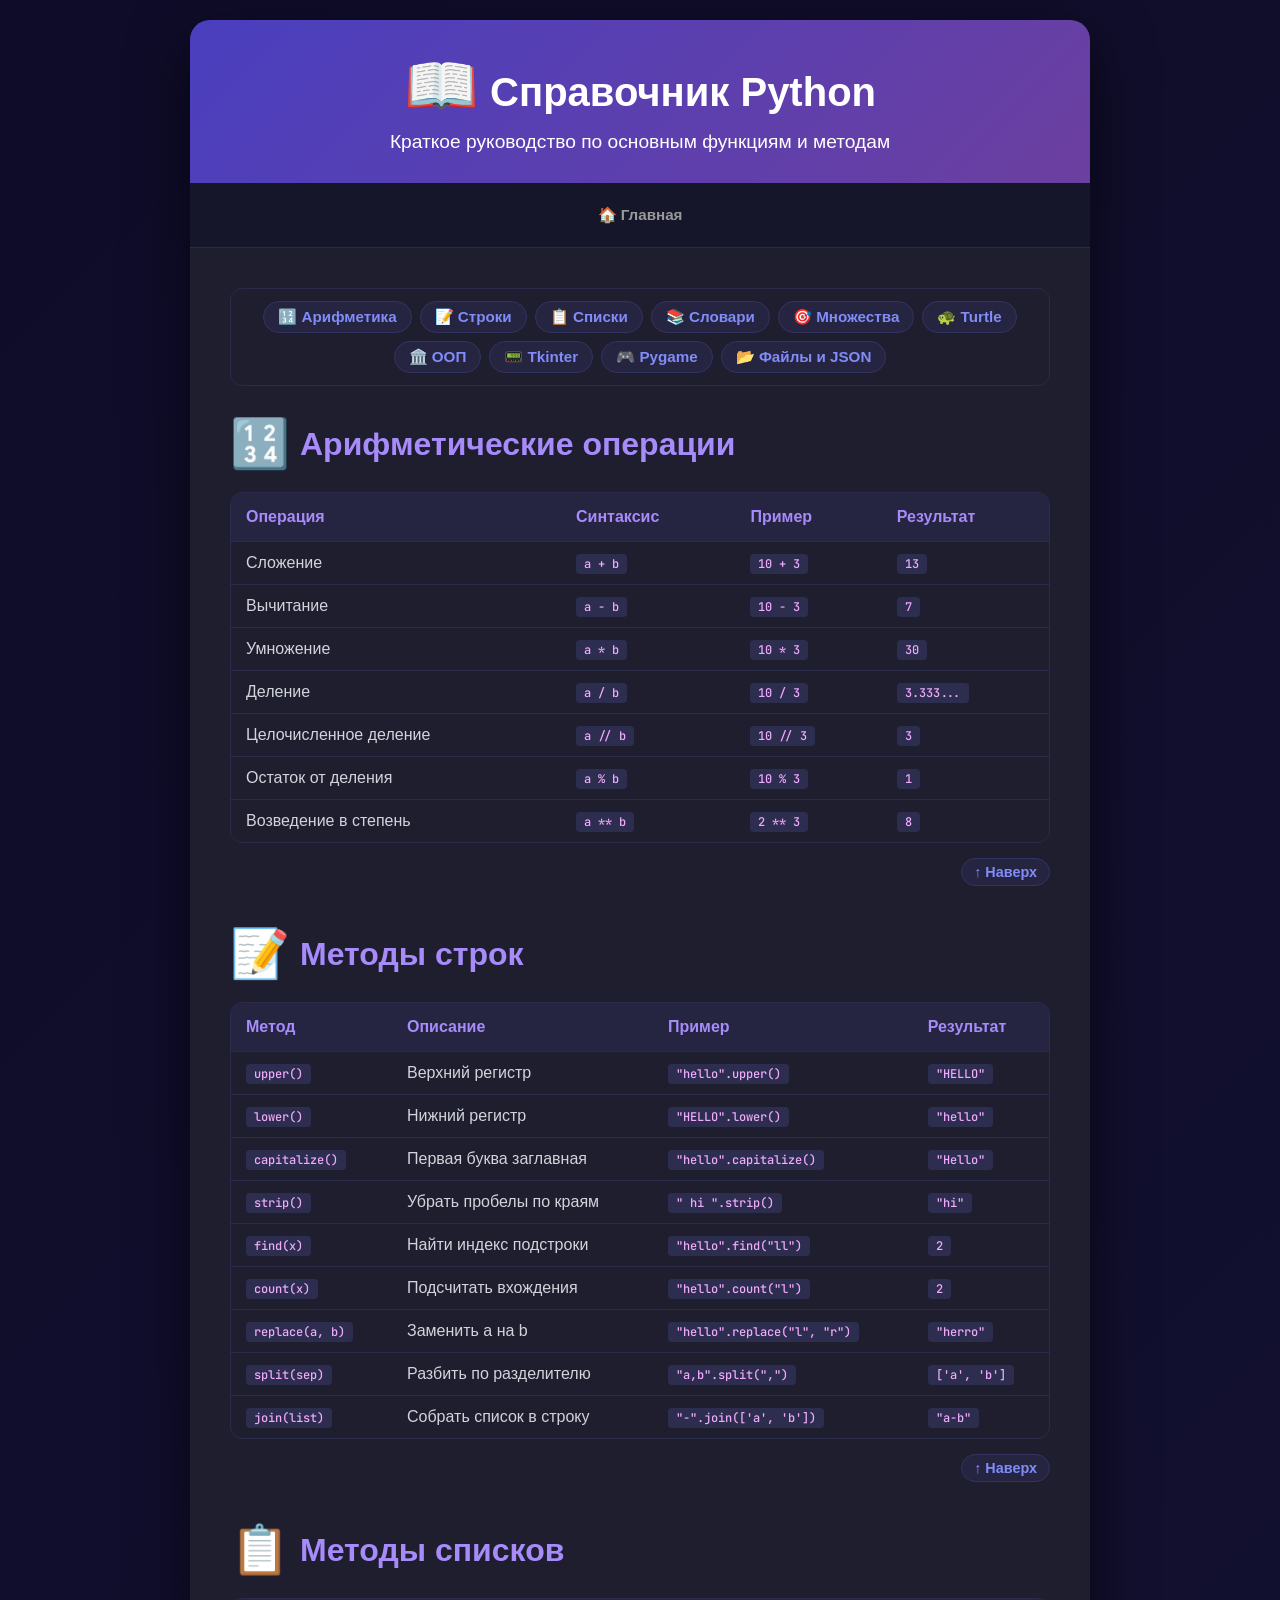
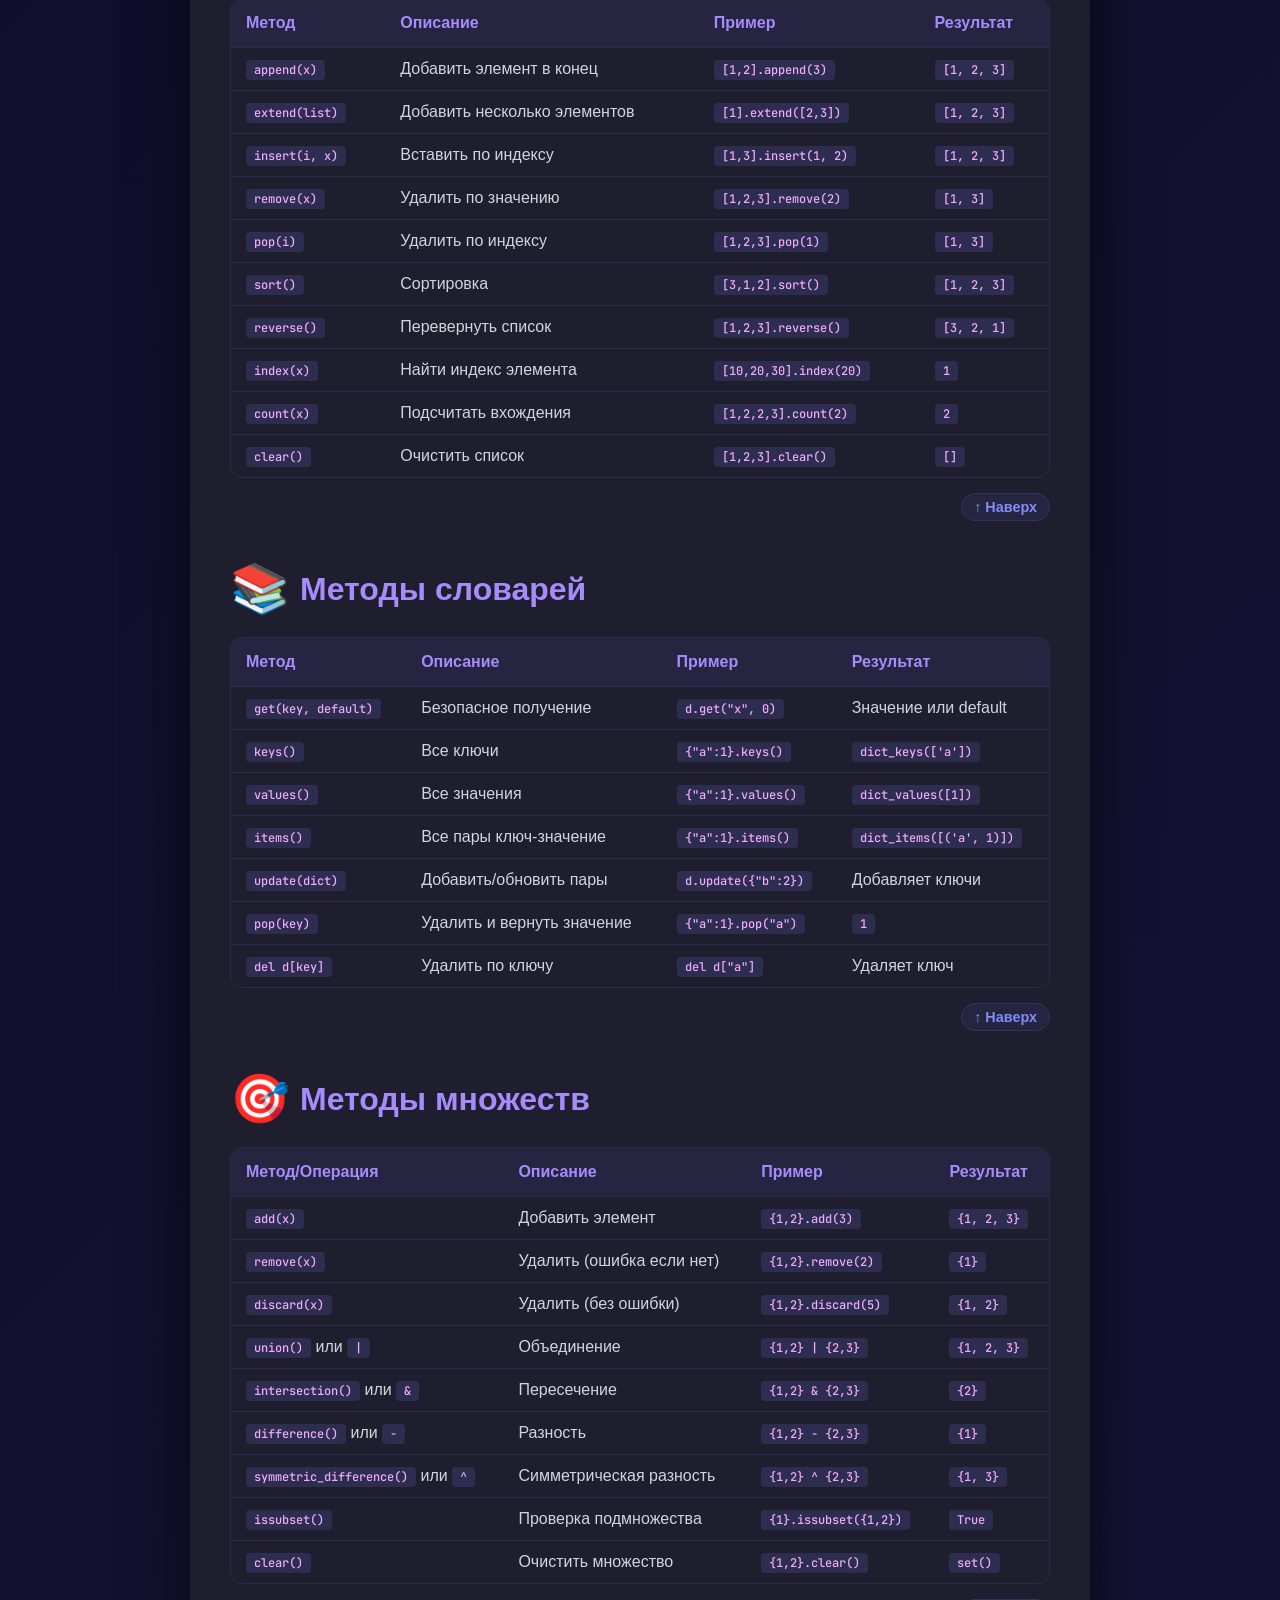
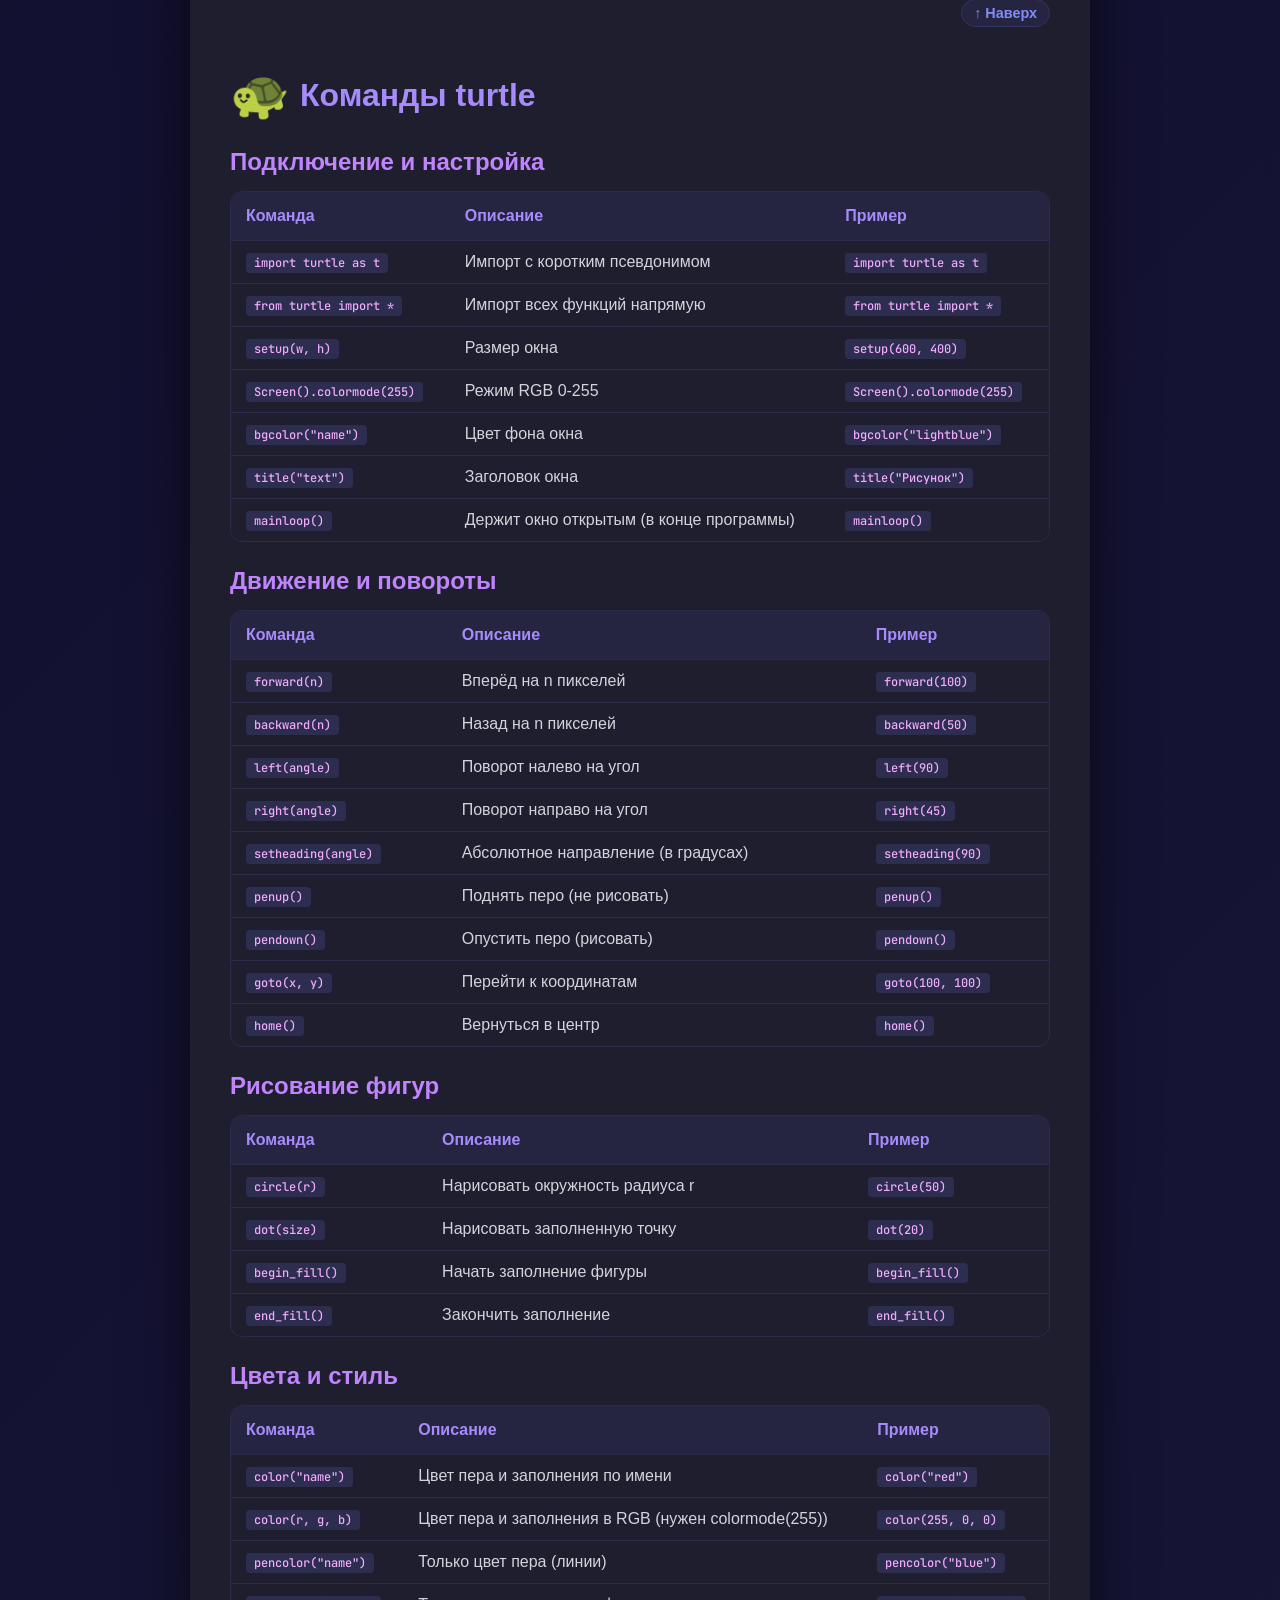
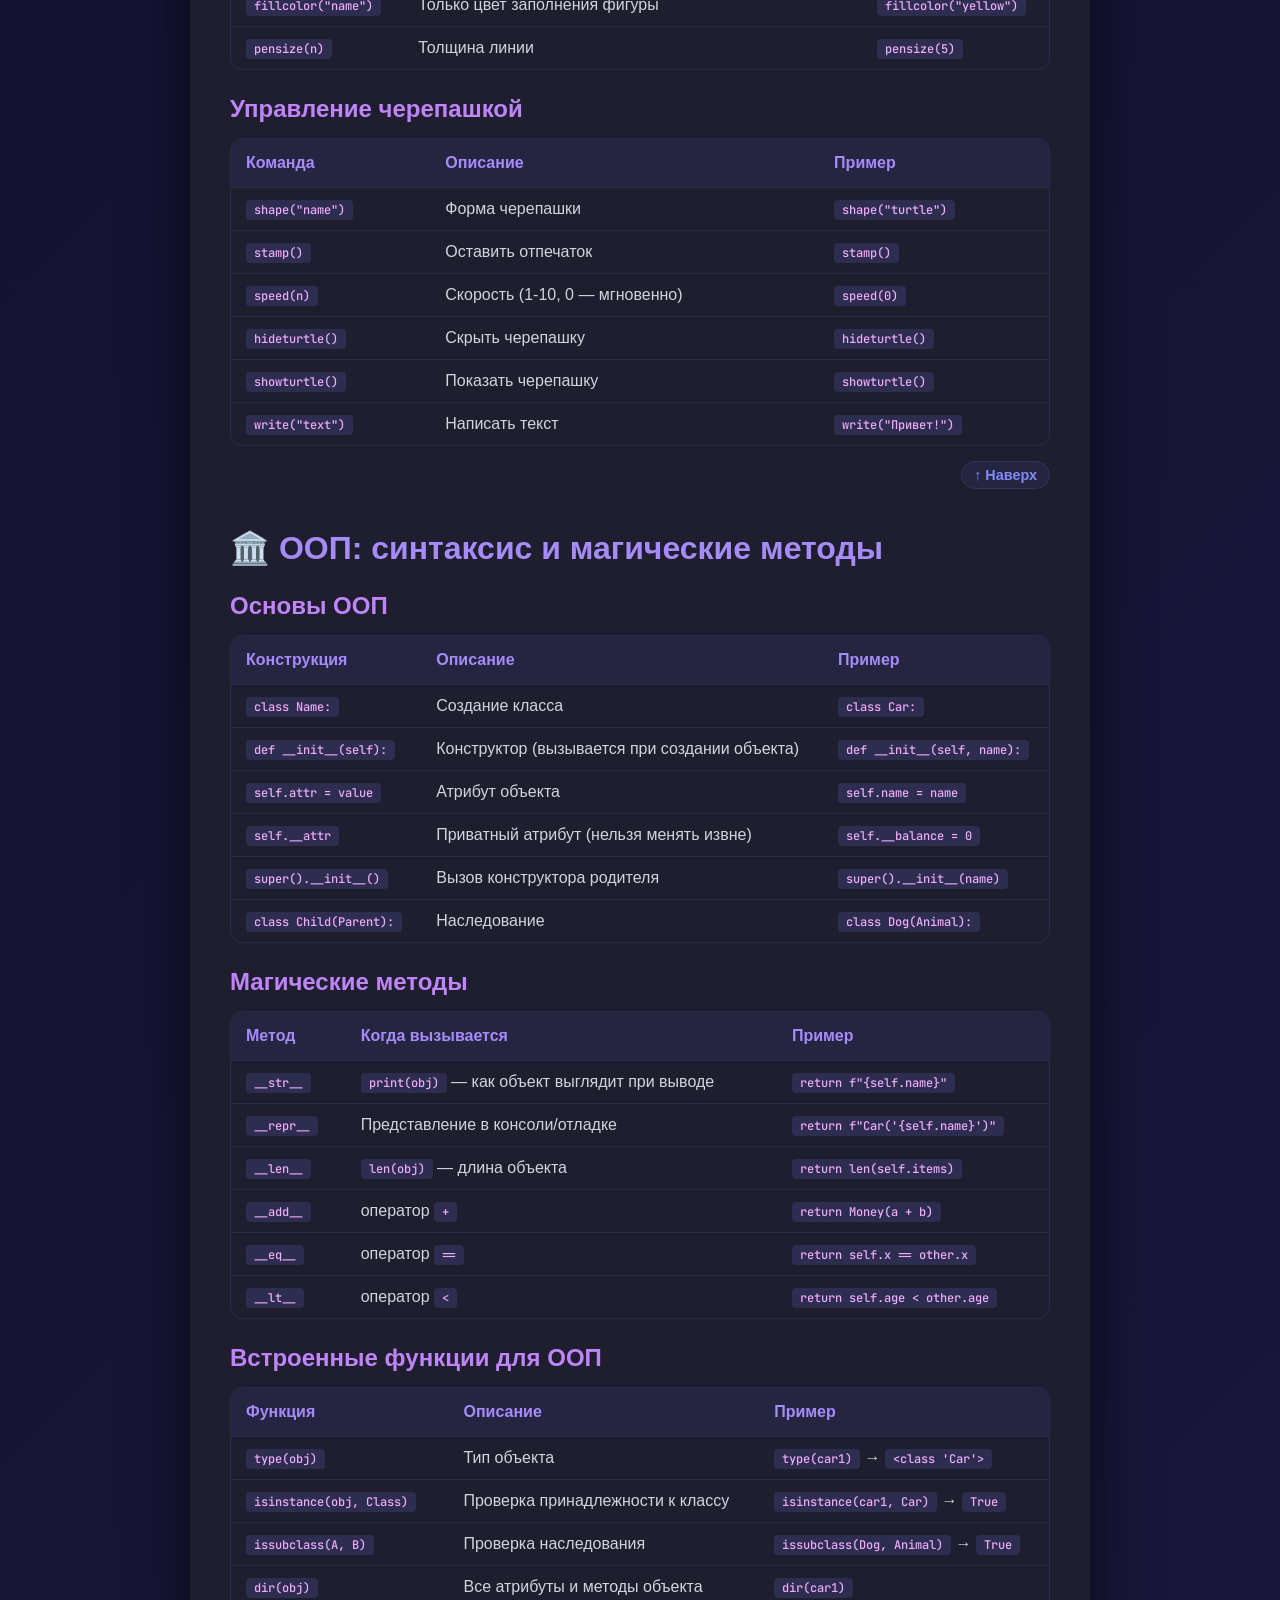
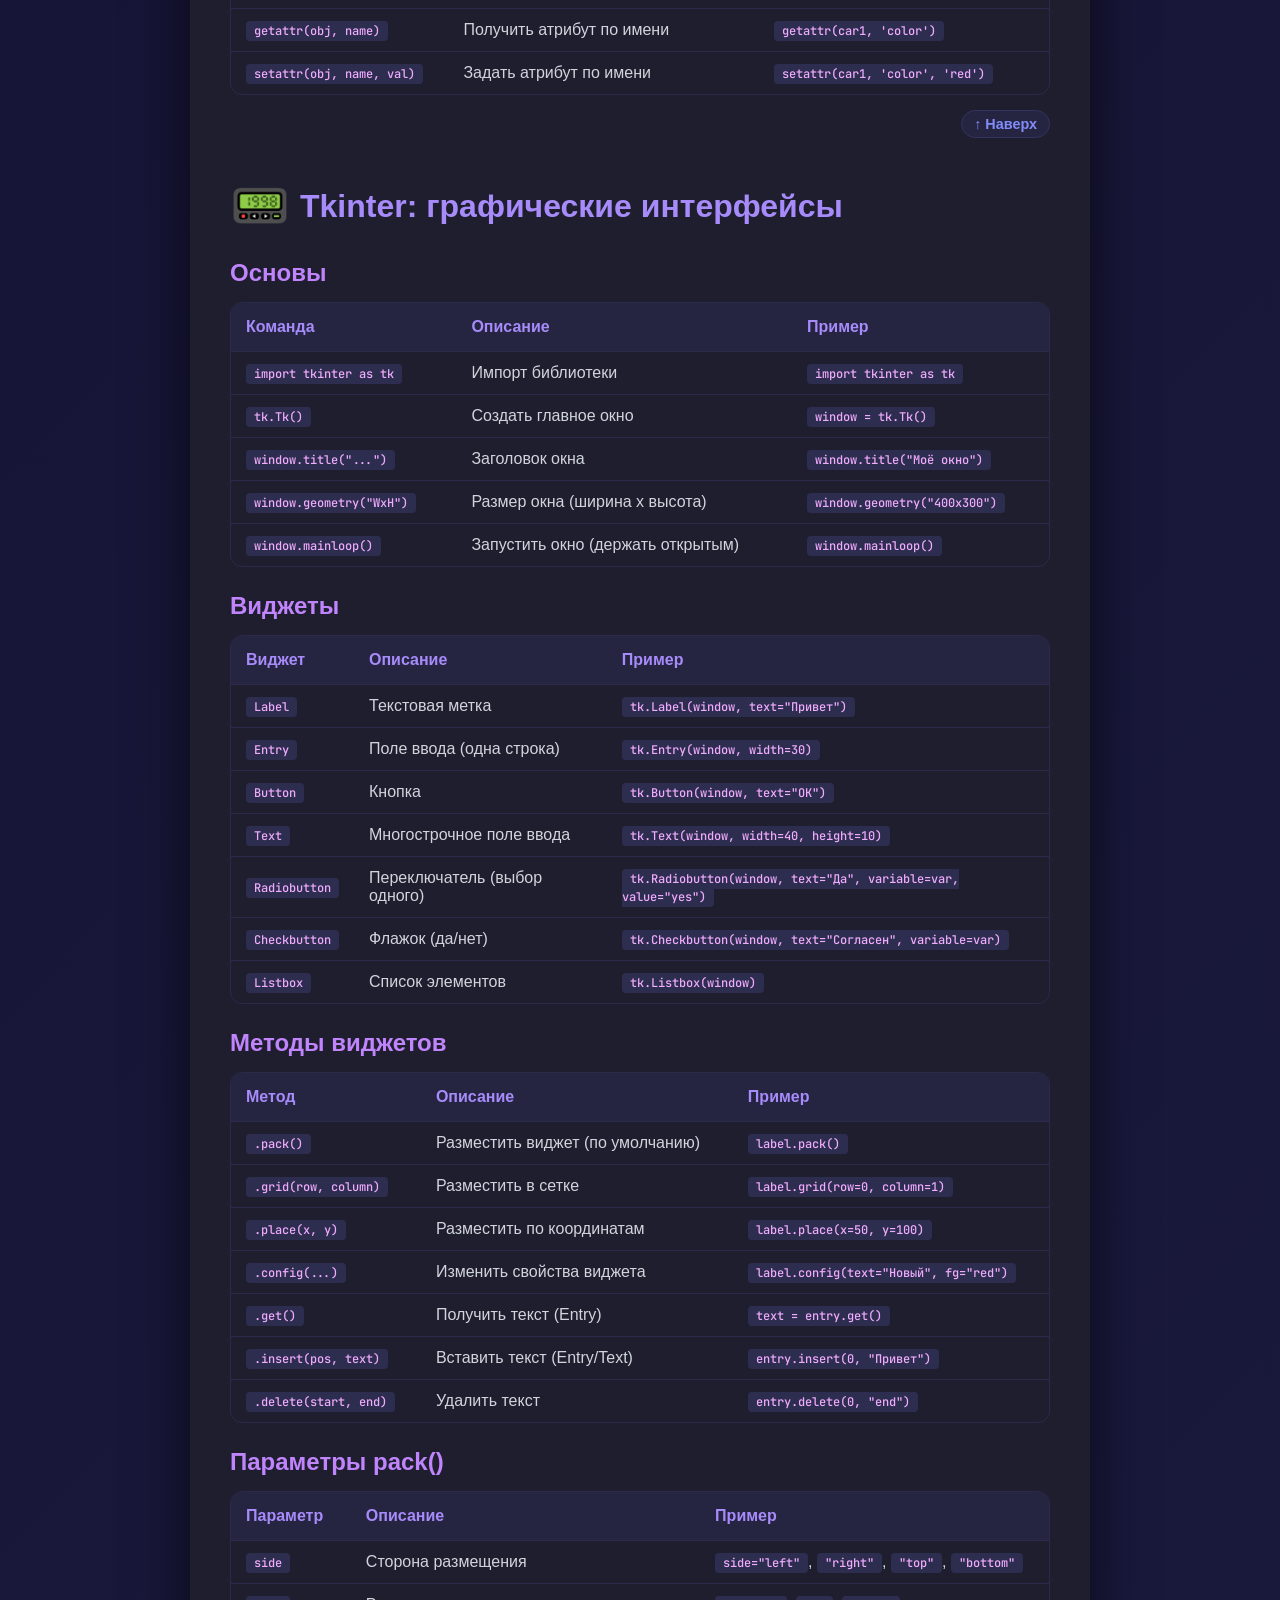
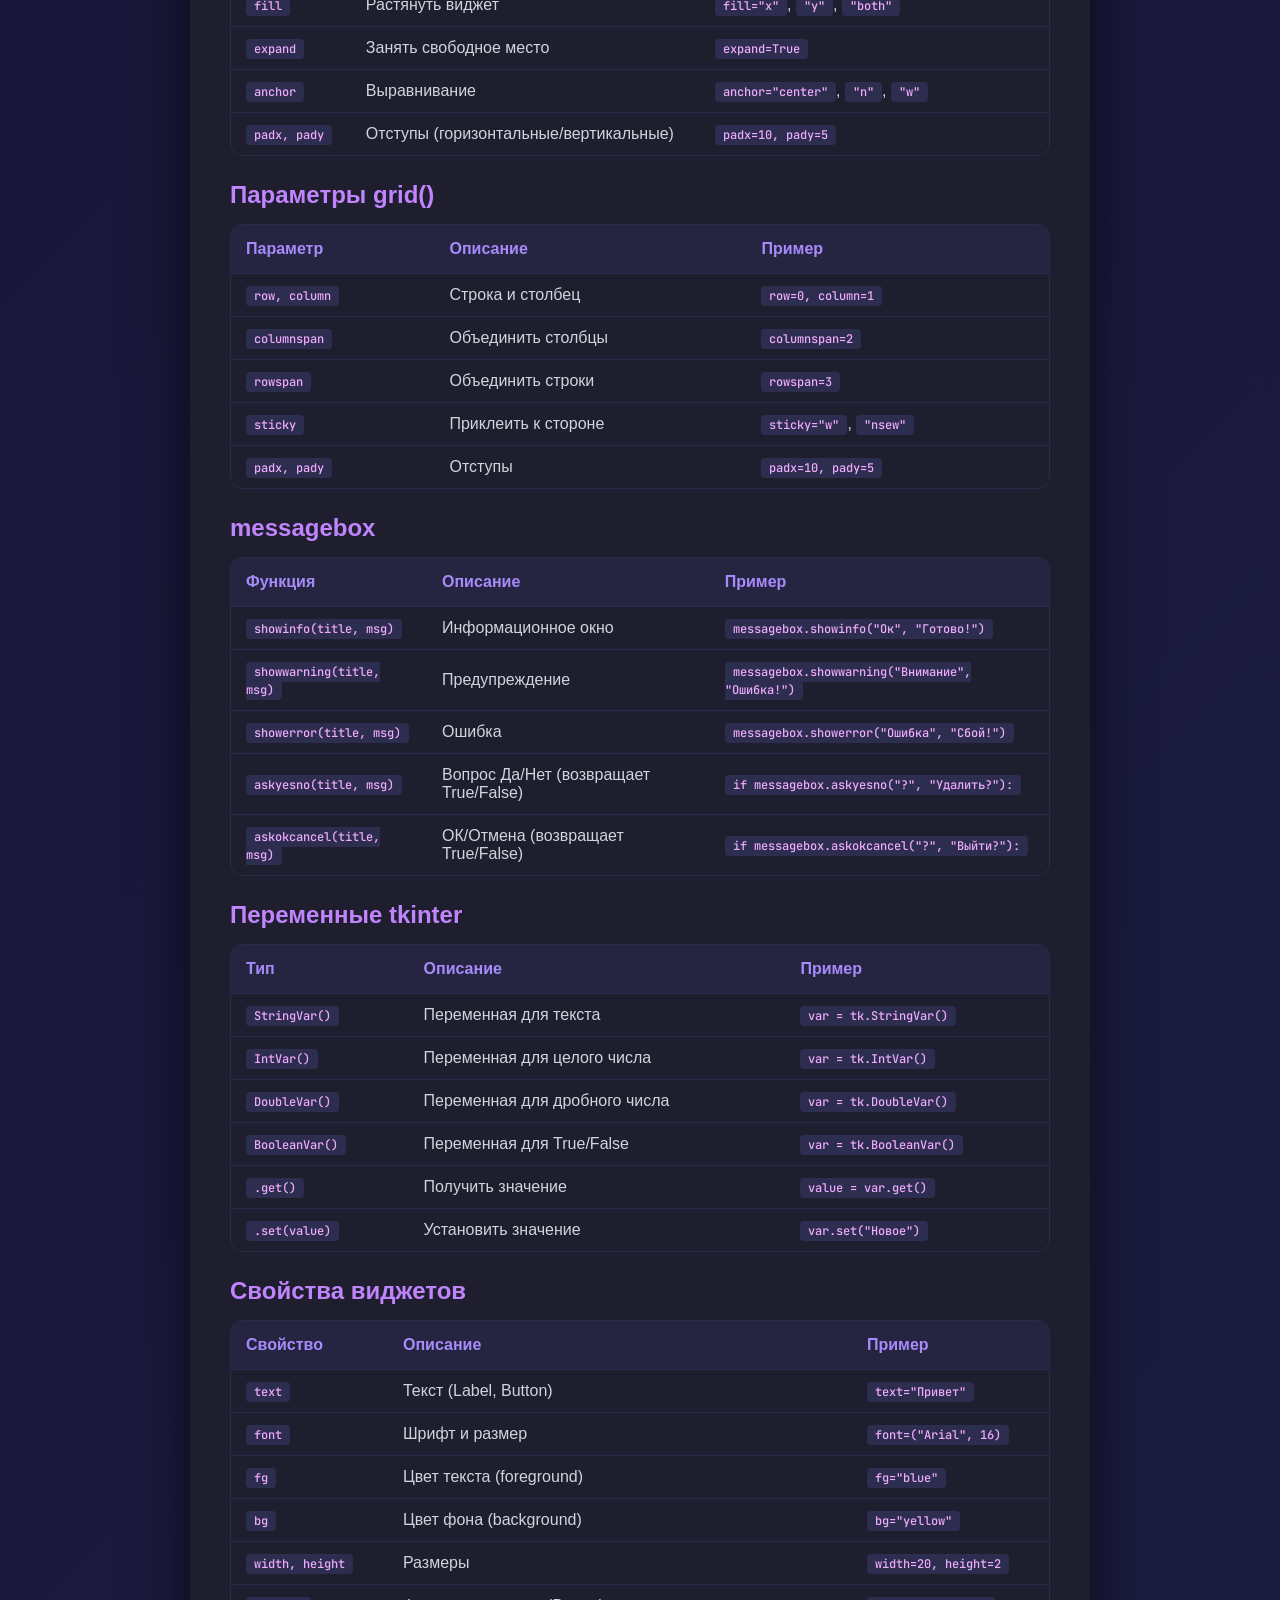
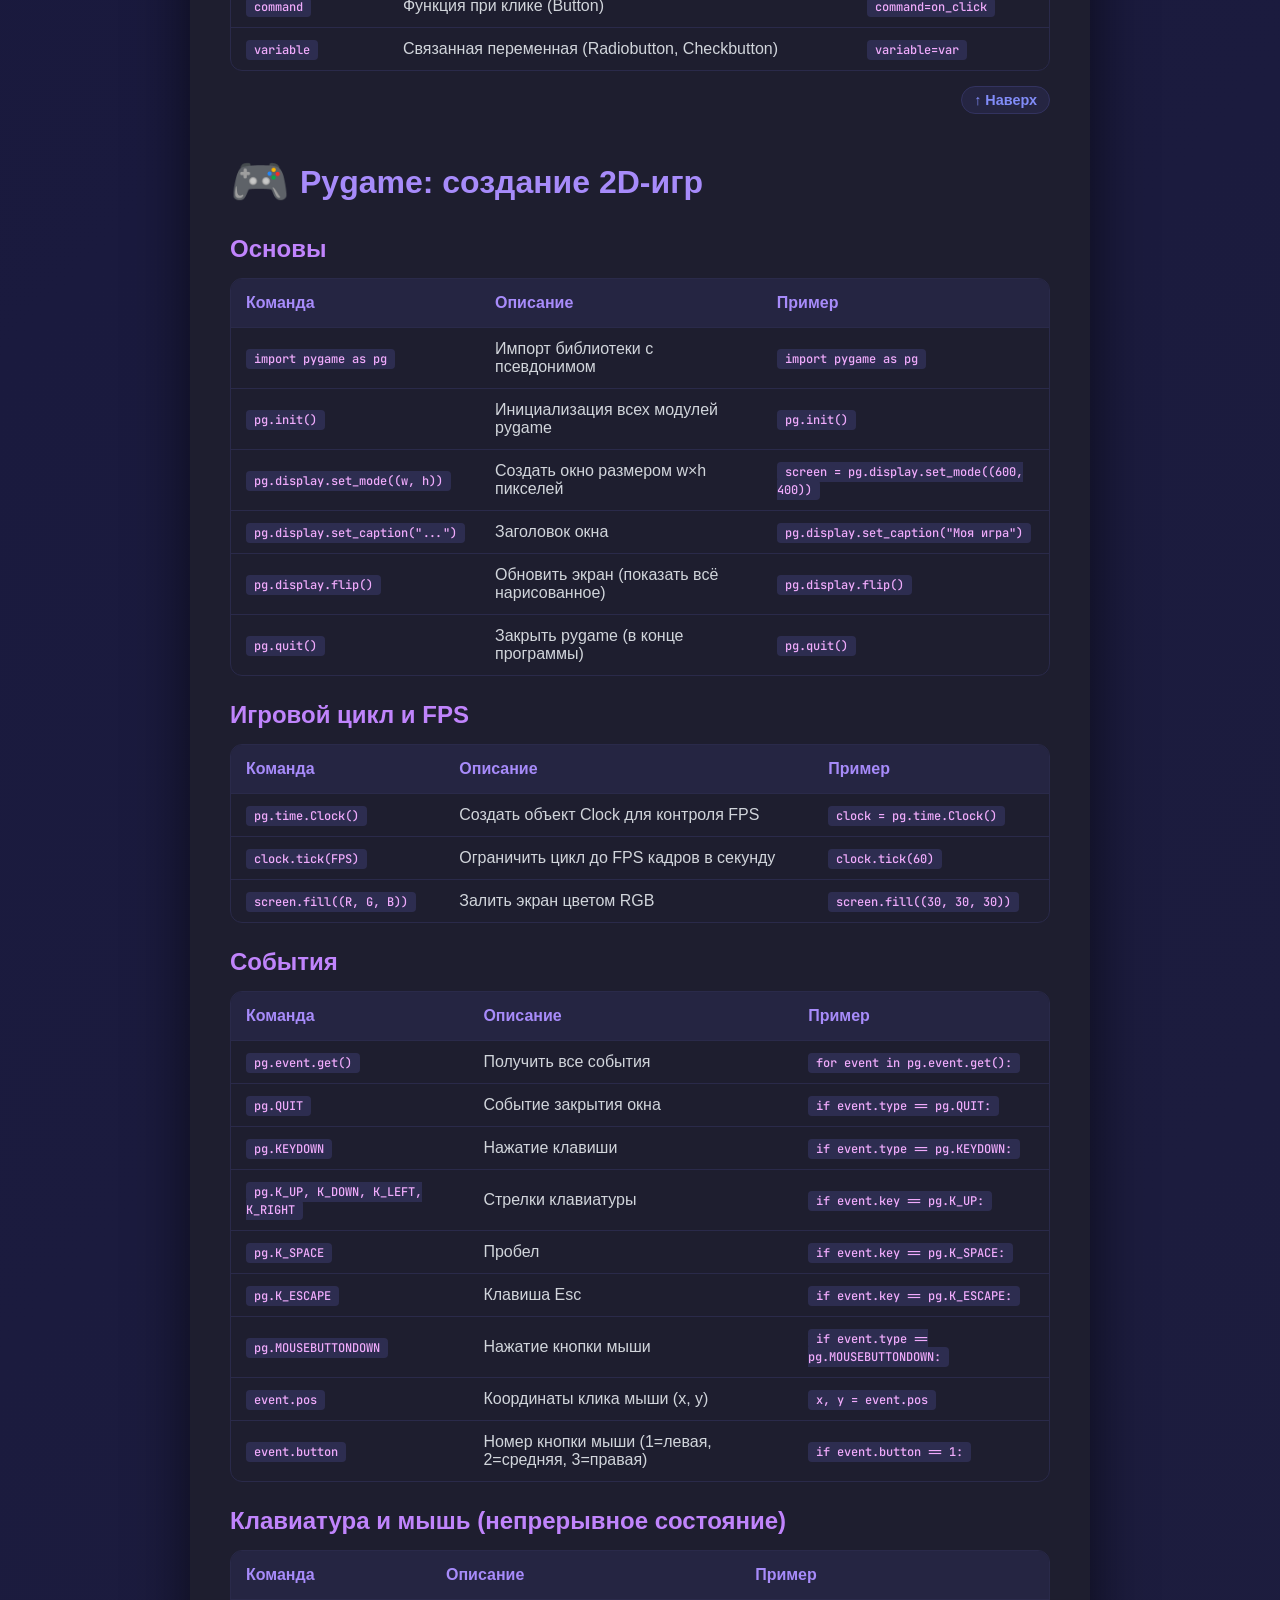
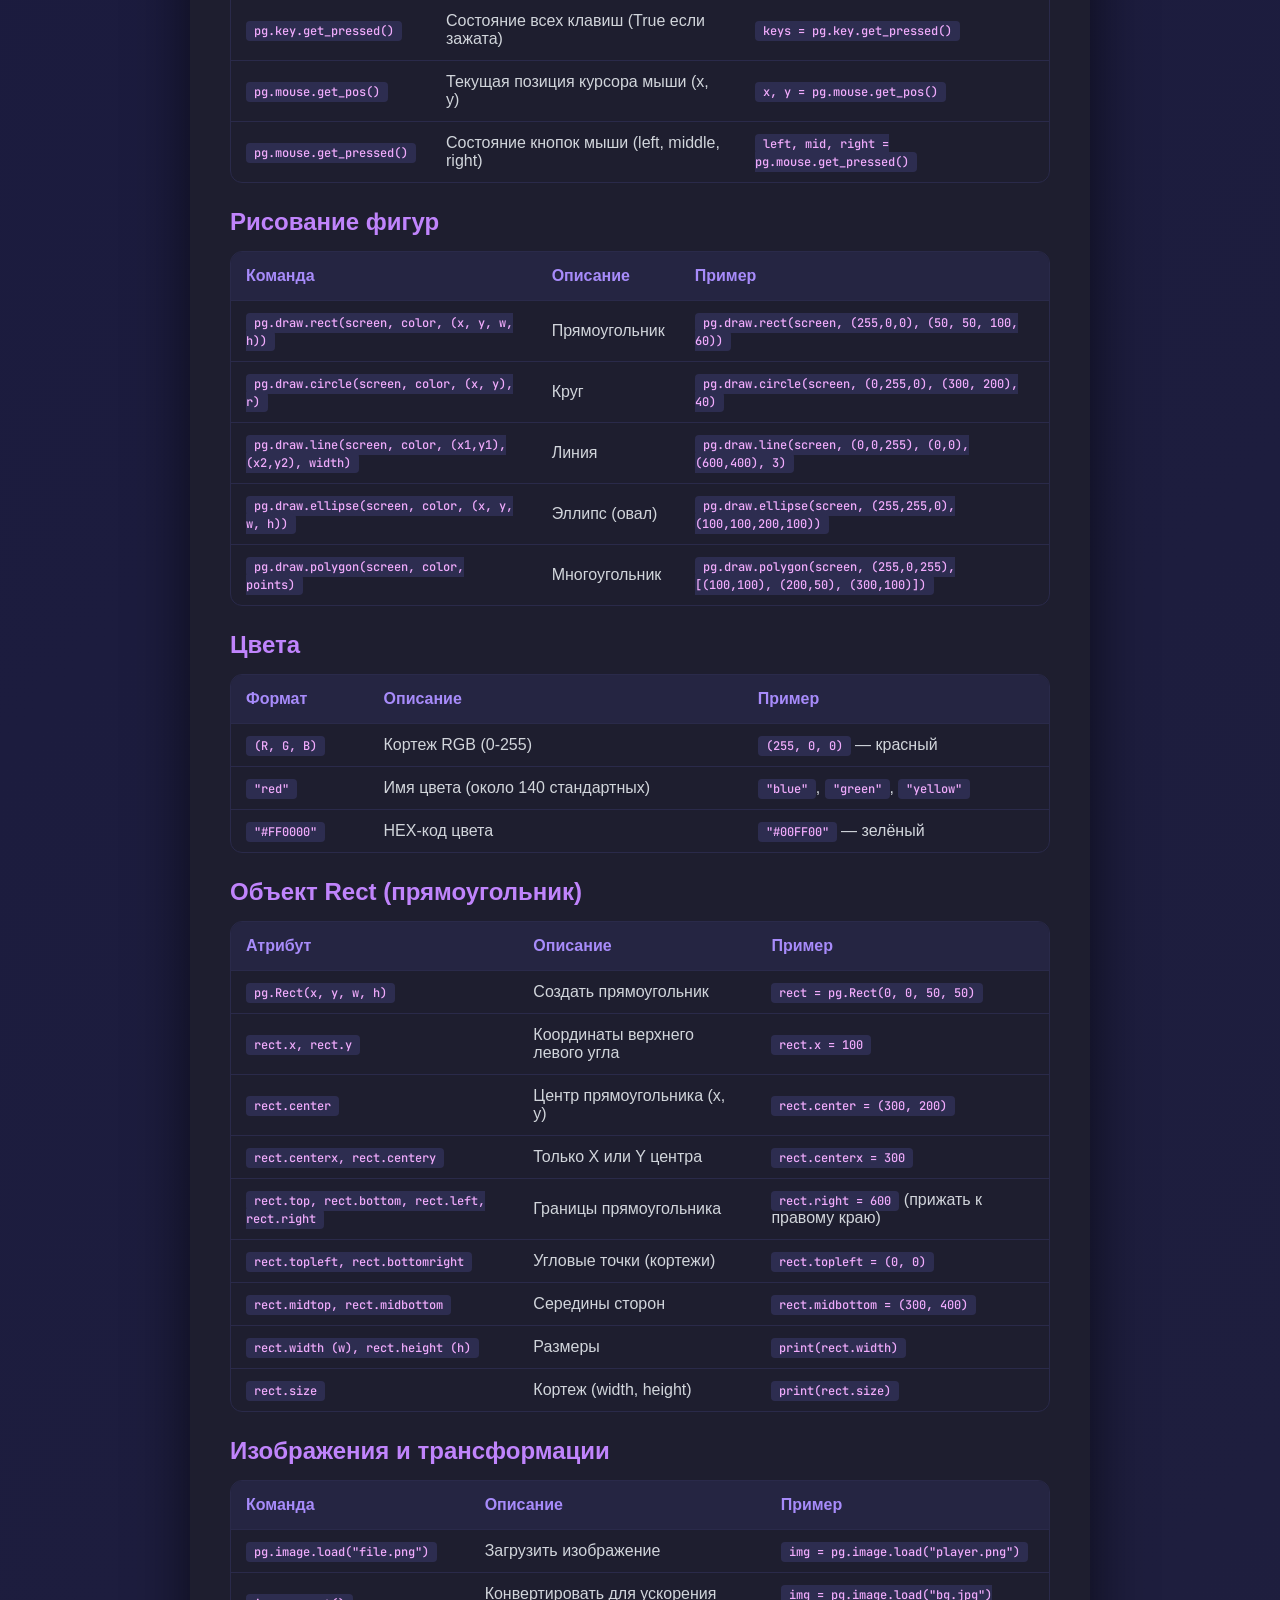
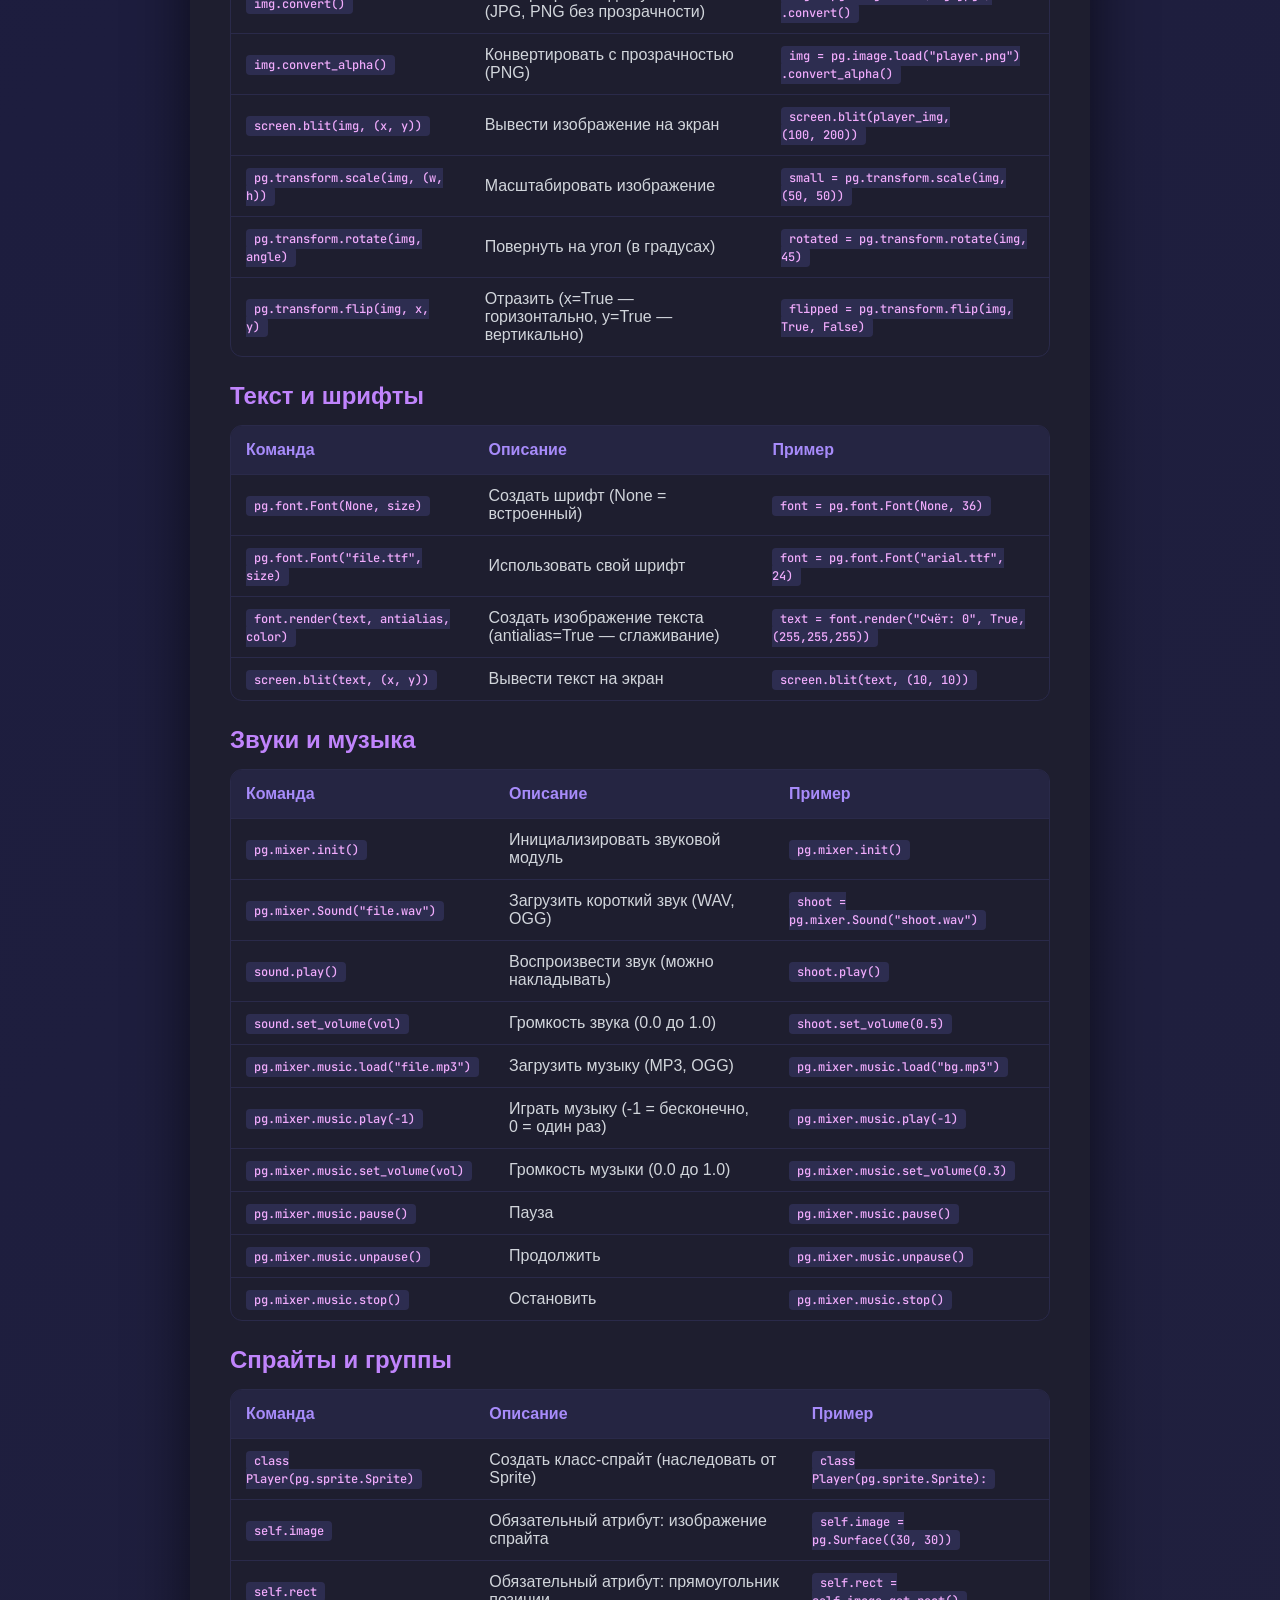
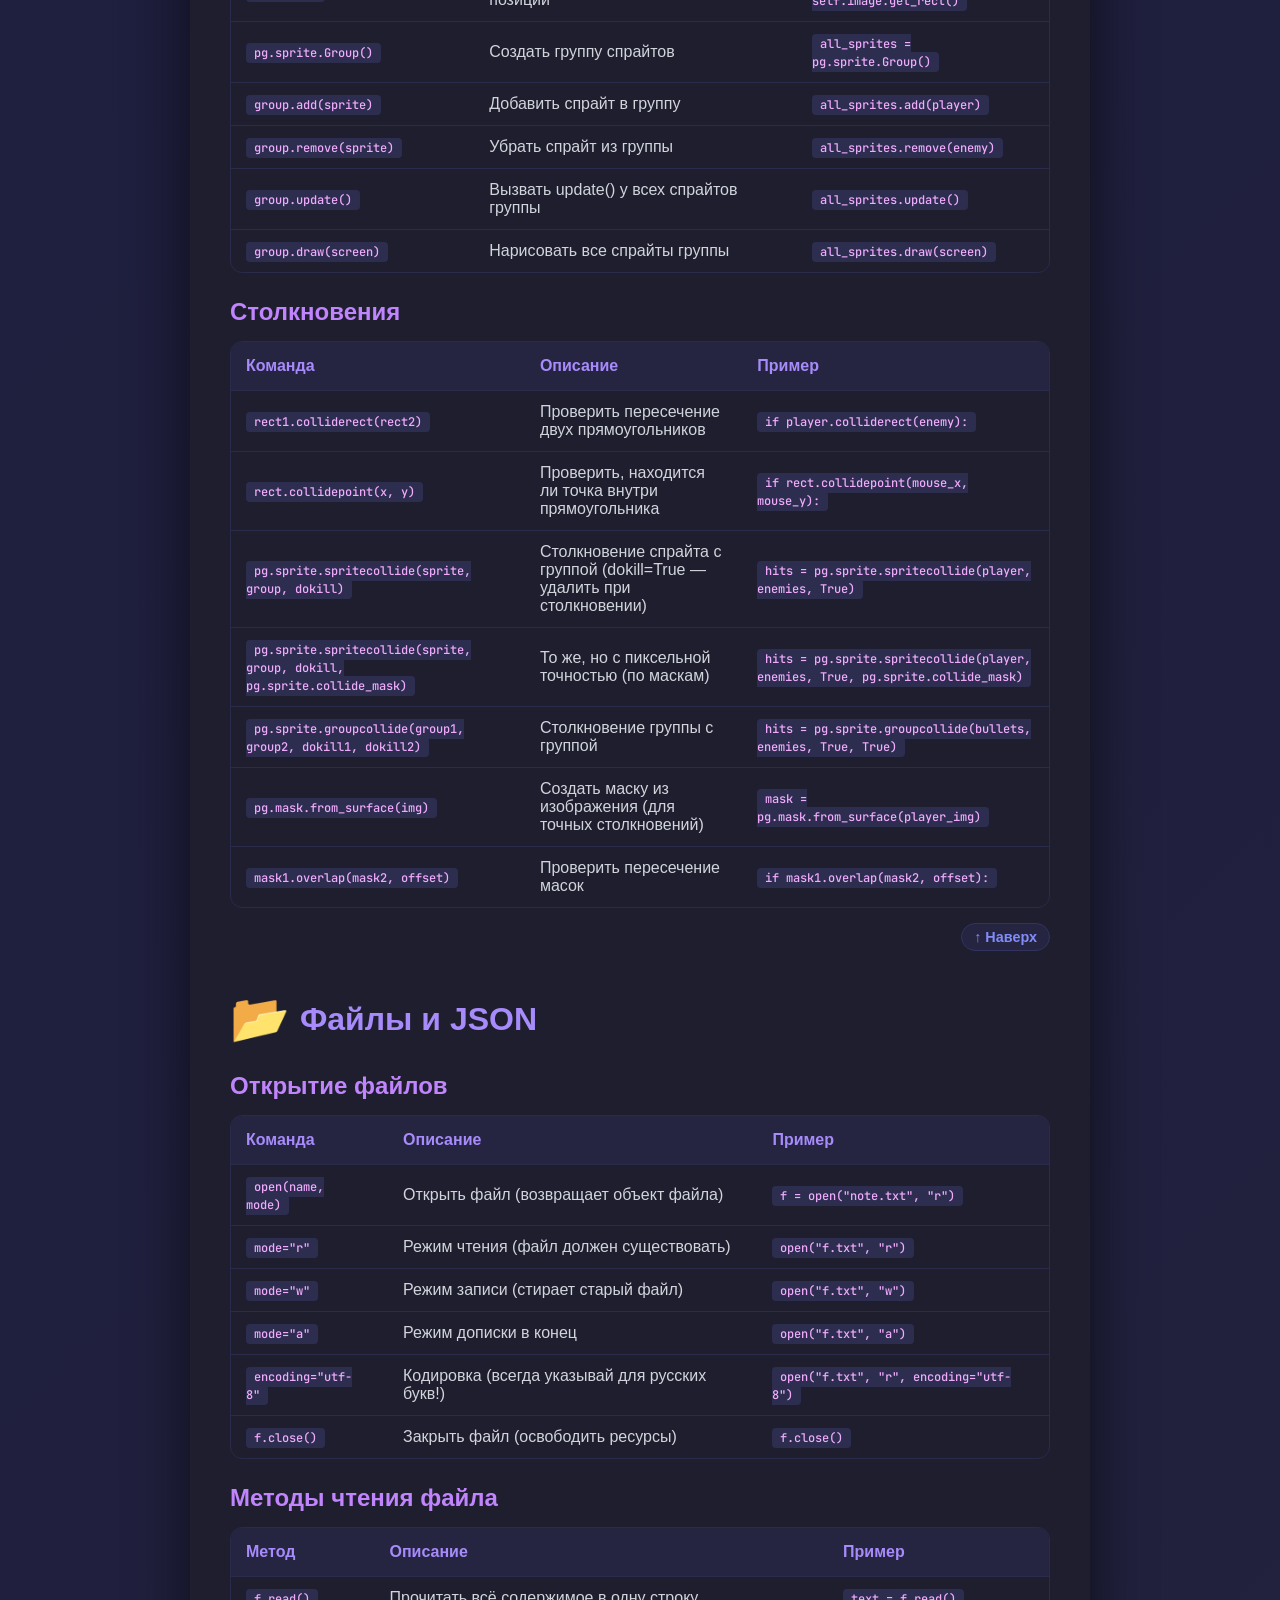
<file: reference.html>
<!DOCTYPE html>
<html lang="ru">

<head>
    <meta charset="UTF-8">
    <meta name="viewport" content="width=device-width, initial-scale=1.0">
    <title>Справочник Python</title>
    <link rel="stylesheet" href="style.css">
</head>

<body>
    <div class="container">
        <div class="header">
            <h1><span class="emoji-icon">📖</span> Справочник Python</h1>
            <p>Краткое руководство по основным функциям и методам</p>
        </div>

        <nav class="page-nav">
            <a href="index.html" class="page-link">🏠 Главная</a>
        </nav>

        <div class="content">
            <div class="lesson-section active">
                <div class="quick-nav">
                    <a href="#arithmetic">🔢 Арифметика</a>
                    <a href="#strings">📝 Строки</a>
                    <a href="#lists">📋 Списки</a>
                    <a href="#dicts">📚 Словари</a>
                    <a href="#sets">🎯 Множества</a>
                    <a href="#turtle">🐢 Turtle</a>
                    <a href="#oop">🏛️ ООП</a>
                    <a href="#tkinter">📟 Tkinter</a>
                    <a href="#pygame">🎮 Pygame</a>
                    <a href="#files">📂 Файлы и JSON</a>
                </div>

                <div class="reference-section" id="arithmetic">
                    <h2><span class="emoji-icon">🔢</span> Арифметические операции</h2>
                    <div class="reference-table">
                        <table>
                            <thead>
                                <tr>
                                    <th>Операция</th>
                                    <th>Синтаксис</th>
                                    <th>Пример</th>
                                    <th>Результат</th>
                                </tr>
                            </thead>
                            <tbody>
                                <tr>
                                    <td>Сложение</td>
                                    <td><code>a + b</code></td>
                                    <td><code>10 + 3</code></td>
                                    <td><code>13</code></td>
                                </tr>
                                <tr>
                                    <td>Вычитание</td>
                                    <td><code>a - b</code></td>
                                    <td><code>10 - 3</code></td>
                                    <td><code>7</code></td>
                                </tr>
                                <tr>
                                    <td>Умножение</td>
                                    <td><code>a * b</code></td>
                                    <td><code>10 * 3</code></td>
                                    <td><code>30</code></td>
                                </tr>
                                <tr>
                                    <td>Деление</td>
                                    <td><code>a / b</code></td>
                                    <td><code>10 / 3</code></td>
                                    <td><code>3.333...</code></td>
                                </tr>
                                <tr>
                                    <td>Целочисленное деление</td>
                                    <td><code>a // b</code></td>
                                    <td><code>10 // 3</code></td>
                                    <td><code>3</code></td>
                                </tr>
                                <tr>
                                    <td>Остаток от деления</td>
                                    <td><code>a % b</code></td>
                                    <td><code>10 % 3</code></td>
                                    <td><code>1</code></td>
                                </tr>
                                <tr>
                                    <td>Возведение в степень</td>
                                    <td><code>a ** b</code></td>
                                    <td><code>2 ** 3</code></td>
                                    <td><code>8</code></td>
                                </tr>
                            </tbody>
                        </table>
                    </div>
                    <a href="#" class="back-to-top">↑ Наверх</a>
                </div>

                <div class="reference-section" id="strings">
                    <h2><span class="emoji-icon">📝</span> Методы строк</h2>
                    <div class="reference-table">
                        <table>
                            <thead>
                                <tr>
                                    <th>Метод</th>
                                    <th>Описание</th>
                                    <th>Пример</th>
                                    <th>Результат</th>
                                </tr>
                            </thead>
                            <tbody>
                                <tr>
                                    <td><code>upper()</code></td>
                                    <td>Верхний регистр</td>
                                    <td><code>"hello".upper()</code></td>
                                    <td><code>"HELLO"</code></td>
                                </tr>
                                <tr>
                                    <td><code>lower()</code></td>
                                    <td>Нижний регистр</td>
                                    <td><code>"HELLO".lower()</code></td>
                                    <td><code>"hello"</code></td>
                                </tr>
                                <tr>
                                    <td><code>capitalize()</code></td>
                                    <td>Первая буква заглавная</td>
                                    <td><code>"hello".capitalize()</code></td>
                                    <td><code>"Hello"</code></td>
                                </tr>
                                <tr>
                                    <td><code>strip()</code></td>
                                    <td>Убрать пробелы по краям</td>
                                    <td><code>"  hi  ".strip()</code></td>
                                    <td><code>"hi"</code></td>
                                </tr>
                                <tr>
                                    <td><code>find(x)</code></td>
                                    <td>Найти индекс подстроки</td>
                                    <td><code>"hello".find("ll")</code></td>
                                    <td><code>2</code></td>
                                </tr>
                                <tr>
                                    <td><code>count(x)</code></td>
                                    <td>Подсчитать вхождения</td>
                                    <td><code>"hello".count("l")</code></td>
                                    <td><code>2</code></td>
                                </tr>
                                <tr>
                                    <td><code>replace(a, b)</code></td>
                                    <td>Заменить a на b</td>
                                    <td><code>"hello".replace("l", "r")</code></td>
                                    <td><code>"herro"</code></td>
                                </tr>
                                <tr>
                                    <td><code>split(sep)</code></td>
                                    <td>Разбить по разделителю</td>
                                    <td><code>"a,b".split(",")</code></td>
                                    <td><code>['a', 'b']</code></td>
                                </tr>
                                <tr>
                                    <td><code>join(list)</code></td>
                                    <td>Собрать список в строку</td>
                                    <td><code>"-".join(['a', 'b'])</code></td>
                                    <td><code>"a-b"</code></td>
                                </tr>
                            </tbody>
                        </table>
                    </div>
                    <a href="#" class="back-to-top">↑ Наверх</a>
                </div>

                <div class="reference-section" id="lists">
                    <h2><span class="emoji-icon">📋</span> Методы списков</h2>
                    <div class="reference-table">
                        <table>
                            <thead>
                                <tr>
                                    <th>Метод</th>
                                    <th>Описание</th>
                                    <th>Пример</th>
                                    <th>Результат</th>
                                </tr>
                            </thead>
                            <tbody>
                                <tr>
                                    <td><code>append(x)</code></td>
                                    <td>Добавить элемент в конец</td>
                                    <td><code>[1,2].append(3)</code></td>
                                    <td><code>[1, 2, 3]</code></td>
                                </tr>
                                <tr>
                                    <td><code>extend(list)</code></td>
                                    <td>Добавить несколько элементов</td>
                                    <td><code>[1].extend([2,3])</code></td>
                                    <td><code>[1, 2, 3]</code></td>
                                </tr>
                                <tr>
                                    <td><code>insert(i, x)</code></td>
                                    <td>Вставить по индексу</td>
                                    <td><code>[1,3].insert(1, 2)</code></td>
                                    <td><code>[1, 2, 3]</code></td>
                                </tr>
                                <tr>
                                    <td><code>remove(x)</code></td>
                                    <td>Удалить по значению</td>
                                    <td><code>[1,2,3].remove(2)</code></td>
                                    <td><code>[1, 3]</code></td>
                                </tr>
                                <tr>
                                    <td><code>pop(i)</code></td>
                                    <td>Удалить по индексу</td>
                                    <td><code>[1,2,3].pop(1)</code></td>
                                    <td><code>[1, 3]</code></td>
                                </tr>
                                <tr>
                                    <td><code>sort()</code></td>
                                    <td>Сортировка</td>
                                    <td><code>[3,1,2].sort()</code></td>
                                    <td><code>[1, 2, 3]</code></td>
                                </tr>
                                <tr>
                                    <td><code>reverse()</code></td>
                                    <td>Перевернуть список</td>
                                    <td><code>[1,2,3].reverse()</code></td>
                                    <td><code>[3, 2, 1]</code></td>
                                </tr>
                                <tr>
                                    <td><code>index(x)</code></td>
                                    <td>Найти индекс элемента</td>
                                    <td><code>[10,20,30].index(20)</code></td>
                                    <td><code>1</code></td>
                                </tr>
                                <tr>
                                    <td><code>count(x)</code></td>
                                    <td>Подсчитать вхождения</td>
                                    <td><code>[1,2,2,3].count(2)</code></td>
                                    <td><code>2</code></td>
                                </tr>
                                <tr>
                                    <td><code>clear()</code></td>
                                    <td>Очистить список</td>
                                    <td><code>[1,2,3].clear()</code></td>
                                    <td><code>[]</code></td>
                                </tr>
                            </tbody>
                        </table>
                    </div>
                    <a href="#" class="back-to-top">↑ Наверх</a>
                </div>

                <div class="reference-section" id="dicts">
                    <h2><span class="emoji-icon">📚</span> Методы словарей</h2>
                    <div class="reference-table">
                        <table>
                            <thead>
                                <tr>
                                    <th>Метод</th>
                                    <th>Описание</th>
                                    <th>Пример</th>
                                    <th>Результат</th>
                                </tr>
                            </thead>
                            <tbody>
                                <tr>
                                    <td><code>get(key, default)</code></td>
                                    <td>Безопасное получение</td>
                                    <td><code>d.get("x", 0)</code></td>
                                    <td>Значение или default</td>
                                </tr>
                                <tr>
                                    <td><code>keys()</code></td>
                                    <td>Все ключи</td>
                                    <td><code>{"a":1}.keys()</code></td>
                                    <td><code>dict_keys(['a'])</code></td>
                                </tr>
                                <tr>
                                    <td><code>values()</code></td>
                                    <td>Все значения</td>
                                    <td><code>{"a":1}.values()</code></td>
                                    <td><code>dict_values([1])</code></td>
                                </tr>
                                <tr>
                                    <td><code>items()</code></td>
                                    <td>Все пары ключ-значение</td>
                                    <td><code>{"a":1}.items()</code></td>
                                    <td><code>dict_items([('a', 1)])</code></td>
                                </tr>
                                <tr>
                                    <td><code>update(dict)</code></td>
                                    <td>Добавить/обновить пары</td>
                                    <td><code>d.update({"b":2})</code></td>
                                    <td>Добавляет ключи</td>
                                </tr>
                                <tr>
                                    <td><code>pop(key)</code></td>
                                    <td>Удалить и вернуть значение</td>
                                    <td><code>{"a":1}.pop("a")</code></td>
                                    <td><code>1</code></td>
                                </tr>
                                <tr>
                                    <td><code>del d[key]</code></td>
                                    <td>Удалить по ключу</td>
                                    <td><code>del d["a"]</code></td>
                                    <td>Удаляет ключ</td>
                                </tr>
                            </tbody>
                        </table>
                    </div>
                    <a href="#" class="back-to-top">↑ Наверх</a>
                </div>

                <div class="reference-section" id="sets">
                    <h2><span class="emoji-icon">🎯</span> Методы множеств</h2>
                    <div class="reference-table">
                        <table>
                            <thead>
                                <tr>
                                    <th>Метод/Операция</th>
                                    <th>Описание</th>
                                    <th>Пример</th>
                                    <th>Результат</th>
                                </tr>
                            </thead>
                            <tbody>
                                <tr>
                                    <td><code>add(x)</code></td>
                                    <td>Добавить элемент</td>
                                    <td><code>{1,2}.add(3)</code></td>
                                    <td><code>{1, 2, 3}</code></td>
                                </tr>
                                <tr>
                                    <td><code>remove(x)</code></td>
                                    <td>Удалить (ошибка если нет)</td>
                                    <td><code>{1,2}.remove(2)</code></td>
                                    <td><code>{1}</code></td>
                                </tr>
                                <tr>
                                    <td><code>discard(x)</code></td>
                                    <td>Удалить (без ошибки)</td>
                                    <td><code>{1,2}.discard(5)</code></td>
                                    <td><code>{1, 2}</code></td>
                                </tr>
                                <tr>
                                    <td><code>union()</code> или <code>|</code></td>
                                    <td>Объединение</td>
                                    <td><code>{1,2} | {2,3}</code></td>
                                    <td><code>{1, 2, 3}</code></td>
                                </tr>
                                <tr>
                                    <td><code>intersection()</code> или <code>&</code></td>
                                    <td>Пересечение</td>
                                    <td><code>{1,2} & {2,3}</code></td>
                                    <td><code>{2}</code></td>
                                </tr>
                                <tr>
                                    <td><code>difference()</code> или <code>-</code></td>
                                    <td>Разность</td>
                                    <td><code>{1,2} - {2,3}</code></td>
                                    <td><code>{1}</code></td>
                                </tr>
                                <tr>
                                    <td><code>symmetric_difference()</code> или <code>^</code></td>
                                    <td>Симметрическая разность</td>
                                    <td><code>{1,2} ^ {2,3}</code></td>
                                    <td><code>{1, 3}</code></td>
                                </tr>
                                <tr>
                                    <td><code>issubset()</code></td>
                                    <td>Проверка подмножества</td>
                                    <td><code>{1}.issubset({1,2})</code></td>
                                    <td><code>True</code></td>
                                </tr>
                                <tr>
                                    <td><code>clear()</code></td>
                                    <td>Очистить множество</td>
                                    <td><code>{1,2}.clear()</code></td>
                                    <td><code>set()</code></td>
                                </tr>
                            </tbody>
                        </table>
                    </div>
                    <a href="#" class="back-to-top">↑ Наверх</a>
                </div>

                <div class="reference-section" id="turtle">
                    <h2><span class="emoji-icon">🐢</span> Команды turtle</h2>

                    <h3>Подключение и настройка</h3>
                    <div class="reference-table">
                        <table>
                            <thead>
                                <tr>
                                    <th>Команда</th>
                                    <th>Описание</th>
                                    <th>Пример</th>
                                </tr>
                            </thead>
                            <tbody>
                                <tr>
                                    <td><code>import turtle as t</code></td>
                                    <td>Импорт с коротким псевдонимом</td>
                                    <td><code>import turtle as t</code></td>
                                </tr>
                                <tr>
                                    <td><code>from turtle import *</code></td>
                                    <td>Импорт всех функций напрямую</td>
                                    <td><code>from turtle import *</code></td>
                                </tr>
                                <tr>
                                    <td><code>setup(w, h)</code></td>
                                    <td>Размер окна</td>
                                    <td><code>setup(600, 400)</code></td>
                                </tr>
                                <tr>
                                    <td><code>Screen().colormode(255)</code></td>
                                    <td>Режим RGB 0-255</td>
                                    <td><code>Screen().colormode(255)</code></td>
                                </tr>
                                <tr>
                                    <td><code>bgcolor("name")</code></td>
                                    <td>Цвет фона окна</td>
                                    <td><code>bgcolor("lightblue")</code></td>
                                </tr>
                                <tr>
                                    <td><code>title("text")</code></td>
                                    <td>Заголовок окна</td>
                                    <td><code>title("Рисунок")</code></td>
                                </tr>
                                <tr>
                                    <td><code>mainloop()</code></td>
                                    <td>Держит окно открытым (в конце программы)</td>
                                    <td><code>mainloop()</code></td>
                                </tr>
                            </tbody>
                        </table>
                    </div>

                    <h3>Движение и повороты</h3>
                    <div class="reference-table">
                        <table>
                            <thead>
                                <tr>
                                    <th>Команда</th>
                                    <th>Описание</th>
                                    <th>Пример</th>
                                </tr>
                            </thead>
                            <tbody>
                                <tr>
                                    <td><code>forward(n)</code></td>
                                    <td>Вперёд на n пикселей</td>
                                    <td><code>forward(100)</code></td>
                                </tr>
                                <tr>
                                    <td><code>backward(n)</code></td>
                                    <td>Назад на n пикселей</td>
                                    <td><code>backward(50)</code></td>
                                </tr>
                                <tr>
                                    <td><code>left(angle)</code></td>
                                    <td>Поворот налево на угол</td>
                                    <td><code>left(90)</code></td>
                                </tr>
                                <tr>
                                    <td><code>right(angle)</code></td>
                                    <td>Поворот направо на угол</td>
                                    <td><code>right(45)</code></td>
                                </tr>
                                <tr>
                                    <td><code>setheading(angle)</code></td>
                                    <td>Абсолютное направление (в градусах)</td>
                                    <td><code>setheading(90)</code></td>
                                </tr>
                                <tr>
                                    <td><code>penup()</code></td>
                                    <td>Поднять перо (не рисовать)</td>
                                    <td><code>penup()</code></td>
                                </tr>
                                <tr>
                                    <td><code>pendown()</code></td>
                                    <td>Опустить перо (рисовать)</td>
                                    <td><code>pendown()</code></td>
                                </tr>
                                <tr>
                                    <td><code>goto(x, y)</code></td>
                                    <td>Перейти к координатам</td>
                                    <td><code>goto(100, 100)</code></td>
                                </tr>
                                <tr>
                                    <td><code>home()</code></td>
                                    <td>Вернуться в центр</td>
                                    <td><code>home()</code></td>
                                </tr>
                            </tbody>
                        </table>
                    </div>

                    <h3>Рисование фигур</h3>
                    <div class="reference-table">
                        <table>
                            <thead>
                                <tr>
                                    <th>Команда</th>
                                    <th>Описание</th>
                                    <th>Пример</th>
                                </tr>
                            </thead>
                            <tbody>
                                <tr>
                                    <td><code>circle(r)</code></td>
                                    <td>Нарисовать окружность радиуса r</td>
                                    <td><code>circle(50)</code></td>
                                </tr>
                                <tr>
                                    <td><code>dot(size)</code></td>
                                    <td>Нарисовать заполненную точку</td>
                                    <td><code>dot(20)</code></td>
                                </tr>
                                <tr>
                                    <td><code>begin_fill()</code></td>
                                    <td>Начать заполнение фигуры</td>
                                    <td><code>begin_fill()</code></td>
                                </tr>
                                <tr>
                                    <td><code>end_fill()</code></td>
                                    <td>Закончить заполнение</td>
                                    <td><code>end_fill()</code></td>
                                </tr>
                            </tbody>
                        </table>
                    </div>

                    <h3>Цвета и стиль</h3>
                    <div class="reference-table">
                        <table>
                            <thead>
                                <tr>
                                    <th>Команда</th>
                                    <th>Описание</th>
                                    <th>Пример</th>
                                </tr>
                            </thead>
                            <tbody>
                                <tr>
                                    <td><code>color("name")</code></td>
                                    <td>Цвет пера и заполнения по имени</td>
                                    <td><code>color("red")</code></td>
                                </tr>
                                <tr>
                                    <td><code>color(r, g, b)</code></td>
                                    <td>Цвет пера и заполнения в RGB (нужен colormode(255))</td>
                                    <td><code>color(255, 0, 0)</code></td>
                                </tr>
                                <tr>
                                    <td><code>pencolor("name")</code></td>
                                    <td>Только цвет пера (линии)</td>
                                    <td><code>pencolor("blue")</code></td>
                                </tr>
                                <tr>
                                    <td><code>fillcolor("name")</code></td>
                                    <td>Только цвет заполнения фигуры</td>
                                    <td><code>fillcolor("yellow")</code></td>
                                </tr>
                                <tr>
                                    <td><code>pensize(n)</code></td>
                                    <td>Толщина линии</td>
                                    <td><code>pensize(5)</code></td>
                                </tr>
                            </tbody>
                        </table>
                    </div>

                    <h3>Управление черепашкой</h3>
                    <div class="reference-table">
                        <table>
                            <thead>
                                <tr>
                                    <th>Команда</th>
                                    <th>Описание</th>
                                    <th>Пример</th>
                                </tr>
                            </thead>
                            <tbody>
                                <tr>
                                    <td><code>shape("name")</code></td>
                                    <td>Форма черепашки</td>
                                    <td><code>shape("turtle")</code></td>
                                </tr>
                                <tr>
                                    <td><code>stamp()</code></td>
                                    <td>Оставить отпечаток</td>
                                    <td><code>stamp()</code></td>
                                </tr>
                                <tr>
                                    <td><code>speed(n)</code></td>
                                    <td>Скорость (1-10, 0 — мгновенно)</td>
                                    <td><code>speed(0)</code></td>
                                </tr>
                                <tr>
                                    <td><code>hideturtle()</code></td>
                                    <td>Скрыть черепашку</td>
                                    <td><code>hideturtle()</code></td>
                                </tr>
                                <tr>
                                    <td><code>showturtle()</code></td>
                                    <td>Показать черепашку</td>
                                    <td><code>showturtle()</code></td>
                                </tr>
                                <tr>
                                    <td><code>write("text")</code></td>
                                    <td>Написать текст</td>
                                    <td><code>write("Привет!")</code></td>
                                </tr>
                            </tbody>
                        </table>
                    </div>
                    <a href="#" class="back-to-top">↑ Наверх</a>
                </div>

                <section class="reference-section" id="oop">
                    <h2>🏛️ ООП: синтаксис и магические методы</h2>

                    <h3>Основы ООП</h3>
                    <div class="reference-table">
                        <table>
                            <thead>
                                <tr>
                                    <th>Конструкция</th>
                                    <th>Описание</th>
                                    <th>Пример</th>
                                </tr>
                            </thead>
                            <tbody>
                                <tr>
                                    <td><code>class Name:</code></td>
                                    <td>Создание класса</td>
                                    <td><code>class Car:</code></td>
                                </tr>
                                <tr>
                                    <td><code>def __init__(self):</code></td>
                                    <td>Конструктор (вызывается при создании объекта)</td>
                                    <td><code>def __init__(self, name):</code></td>
                                </tr>
                                <tr>
                                    <td><code>self.attr = value</code></td>
                                    <td>Атрибут объекта</td>
                                    <td><code>self.name = name</code></td>
                                </tr>
                                <tr>
                                    <td><code>self.__attr</code></td>
                                    <td>Приватный атрибут (нельзя менять извне)</td>
                                    <td><code>self.__balance = 0</code></td>
                                </tr>
                                <tr>
                                    <td><code>super().__init__()</code></td>
                                    <td>Вызов конструктора родителя</td>
                                    <td><code>super().__init__(name)</code></td>
                                </tr>
                                <tr>
                                    <td><code>class Child(Parent):</code></td>
                                    <td>Наследование</td>
                                    <td><code>class Dog(Animal):</code></td>
                                </tr>
                            </tbody>
                        </table>
                    </div>

                    <h3>Магические методы</h3>
                    <div class="reference-table">
                        <table>
                            <thead>
                                <tr>
                                    <th>Метод</th>
                                    <th>Когда вызывается</th>
                                    <th>Пример</th>
                                </tr>
                            </thead>
                            <tbody>
                                <tr>
                                    <td><code>__str__</code></td>
                                    <td><code>print(obj)</code> — как объект выглядит при выводе</td>
                                    <td><code>return f"{self.name}"</code></td>
                                </tr>
                                <tr>
                                    <td><code>__repr__</code></td>
                                    <td>Представление в консоли/отладке</td>
                                    <td><code>return f"Car('{self.name}')"</code></td>
                                </tr>
                                <tr>
                                    <td><code>__len__</code></td>
                                    <td><code>len(obj)</code> — длина объекта</td>
                                    <td><code>return len(self.items)</code></td>
                                </tr>
                                <tr>
                                    <td><code>__add__</code></td>
                                    <td>оператор <code>+</code></td>
                                    <td><code>return Money(a + b)</code></td>
                                </tr>
                                <tr>
                                    <td><code>__eq__</code></td>
                                    <td>оператор <code>==</code></td>
                                    <td><code>return self.x == other.x</code></td>
                                </tr>
                                <tr>
                                    <td><code>__lt__</code></td>
                                    <td>оператор <code><</code></td>
                                    <td><code>return self.age < other.age</code></td>
                                </tr>
                            </tbody>
                        </table>
                    </div>

                    <h3>Встроенные функции для ООП</h3>
                    <div class="reference-table">
                        <table>
                            <thead>
                                <tr>
                                    <th>Функция</th>
                                    <th>Описание</th>
                                    <th>Пример</th>
                                </tr>
                            </thead>
                            <tbody>
                                <tr>
                                    <td><code>type(obj)</code></td>
                                    <td>Тип объекта</td>
                                    <td><code>type(car1)</code> → <code>&lt;class 'Car'&gt;</code></td>
                                </tr>
                                <tr>
                                    <td><code>isinstance(obj, Class)</code></td>
                                    <td>Проверка принадлежности к классу</td>
                                    <td><code>isinstance(car1, Car)</code> → <code>True</code></td>
                                </tr>
                                <tr>
                                    <td><code>issubclass(A, B)</code></td>
                                    <td>Проверка наследования</td>
                                    <td><code>issubclass(Dog, Animal)</code> → <code>True</code></td>
                                </tr>
                                <tr>
                                    <td><code>dir(obj)</code></td>
                                    <td>Все атрибуты и методы объекта</td>
                                    <td><code>dir(car1)</code></td>
                                </tr>
                                <tr>
                                    <td><code>getattr(obj, name)</code></td>
                                    <td>Получить атрибут по имени</td>
                                    <td><code>getattr(car1, 'color')</code></td>
                                </tr>
                                <tr>
                                    <td><code>setattr(obj, name, val)</code></td>
                                    <td>Задать атрибут по имени</td>
                                    <td><code>setattr(car1, 'color', 'red')</code></td>
                                </tr>
                            </tbody>
                        </table>
                    </div>

                    <a href="#" class="back-to-top">↑ Наверх</a>
                </section>

                <!-- Раздел Tkinter -->
<section class="reference-section" id="tkinter">
    <h2><span class="emoji-icon">📟</span> Tkinter: графические интерфейсы</h2>

    <h3>Основы</h3>
    <div class="reference-table">
        <table>
            <thead>
                <tr>
                    <th>Команда</th>
                    <th>Описание</th>
                    <th>Пример</th>
                </tr>
            </thead>
            <tbody>
                <tr>
                    <td><code>import tkinter as tk</code></td>
                    <td>Импорт библиотеки</td>
                    <td><code>import tkinter as tk</code></td>
                </tr>
                <tr>
                    <td><code>tk.Tk()</code></td>
                    <td>Создать главное окно</td>
                    <td><code>window = tk.Tk()</code></td>
                </tr>
                <tr>
                    <td><code>window.title("...")</code></td>
                    <td>Заголовок окна</td>
                    <td><code>window.title("Моё окно")</code></td>
                </tr>
                <tr>
                    <td><code>window.geometry("WxH")</code></td>
                    <td>Размер окна (ширина x высота)</td>
                    <td><code>window.geometry("400x300")</code></td>
                </tr>
                <tr>
                    <td><code>window.mainloop()</code></td>
                    <td>Запустить окно (держать открытым)</td>
                    <td><code>window.mainloop()</code></td>
                </tr>
            </tbody>
        </table>
    </div>

    <h3>Виджеты</h3>
    <div class="reference-table">
        <table>
            <thead>
                <tr>
                    <th>Виджет</th>
                    <th>Описание</th>
                    <th>Пример</th>
                </tr>
            </thead>
            <tbody>
                <tr>
                    <td><code>Label</code></td>
                    <td>Текстовая метка</td>
                    <td><code>tk.Label(window, text="Привет")</code></td>
                </tr>
                <tr>
                    <td><code>Entry</code></td>
                    <td>Поле ввода (одна строка)</td>
                    <td><code>tk.Entry(window, width=30)</code></td>
                </tr>
                <tr>
                    <td><code>Button</code></td>
                    <td>Кнопка</td>
                    <td><code>tk.Button(window, text="OK")</code></td>
                </tr>
                <tr>
                    <td><code>Text</code></td>
                    <td>Многострочное поле ввода</td>
                    <td><code>tk.Text(window, width=40, height=10)</code></td>
                </tr>
                <tr>
                    <td><code>Radiobutton</code></td>
                    <td>Переключатель (выбор одного)</td>
                    <td><code>tk.Radiobutton(window, text="Да", variable=var, value="yes")</code></td>
                </tr>
                <tr>
                    <td><code>Checkbutton</code></td>
                    <td>Флажок (да/нет)</td>
                    <td><code>tk.Checkbutton(window, text="Согласен", variable=var)</code></td>
                </tr>
                <tr>
                    <td><code>Listbox</code></td>
                    <td>Список элементов</td>
                    <td><code>tk.Listbox(window)</code></td>
                </tr>
            </tbody>
        </table>
    </div>

    <h3>Методы виджетов</h3>
    <div class="reference-table">
        <table>
            <thead>
                <tr>
                    <th>Метод</th>
                    <th>Описание</th>
                    <th>Пример</th>
                </tr>
            </thead>
            <tbody>
                <tr>
                    <td><code>.pack()</code></td>
                    <td>Разместить виджет (по умолчанию)</td>
                    <td><code>label.pack()</code></td>
                </tr>
                <tr>
                    <td><code>.grid(row, column)</code></td>
                    <td>Разместить в сетке</td>
                    <td><code>label.grid(row=0, column=1)</code></td>
                </tr>
                <tr>
                    <td><code>.place(x, y)</code></td>
                    <td>Разместить по координатам</td>
                    <td><code>label.place(x=50, y=100)</code></td>
                </tr>
                <tr>
                    <td><code>.config(...)</code></td>
                    <td>Изменить свойства виджета</td>
                    <td><code>label.config(text="Новый", fg="red")</code></td>
                </tr>
                <tr>
                    <td><code>.get()</code></td>
                    <td>Получить текст (Entry)</td>
                    <td><code>text = entry.get()</code></td>
                </tr>
                <tr>
                    <td><code>.insert(pos, text)</code></td>
                    <td>Вставить текст (Entry/Text)</td>
                    <td><code>entry.insert(0, "Привет")</code></td>
                </tr>
                <tr>
                    <td><code>.delete(start, end)</code></td>
                    <td>Удалить текст</td>
                    <td><code>entry.delete(0, "end")</code></td>
                </tr>
            </tbody>
        </table>
    </div>

    <h3>Параметры pack()</h3>
    <div class="reference-table">
        <table>
            <thead>
                <tr>
                    <th>Параметр</th>
                    <th>Описание</th>
                    <th>Пример</th>
                </tr>
            </thead>
            <tbody>
                <tr>
                    <td><code>side</code></td>
                    <td>Сторона размещения</td>
                    <td><code>side="left"</code>, <code>"right"</code>, <code>"top"</code>, <code>"bottom"</code></td>
                </tr>
                <tr>
                    <td><code>fill</code></td>
                    <td>Растянуть виджет</td>
                    <td><code>fill="x"</code>, <code>"y"</code>, <code>"both"</code></td>
                </tr>
                <tr>
                    <td><code>expand</code></td>
                    <td>Занять свободное место</td>
                    <td><code>expand=True</code></td>
                </tr>
                <tr>
                    <td><code>anchor</code></td>
                    <td>Выравнивание</td>
                    <td><code>anchor="center"</code>, <code>"n"</code>, <code>"w"</code></td>
                </tr>
                <tr>
                    <td><code>padx, pady</code></td>
                    <td>Отступы (горизонтальные/вертикальные)</td>
                    <td><code>padx=10, pady=5</code></td>
                </tr>
            </tbody>
        </table>
    </div>

    <h3>Параметры grid()</h3>
    <div class="reference-table">
        <table>
            <thead>
                <tr>
                    <th>Параметр</th>
                    <th>Описание</th>
                    <th>Пример</th>
                </tr>
            </thead>
            <tbody>
                <tr>
                    <td><code>row, column</code></td>
                    <td>Строка и столбец</td>
                    <td><code>row=0, column=1</code></td>
                </tr>
                <tr>
                    <td><code>columnspan</code></td>
                    <td>Объединить столбцы</td>
                    <td><code>columnspan=2</code></td>
                </tr>
                <tr>
                    <td><code>rowspan</code></td>
                    <td>Объединить строки</td>
                    <td><code>rowspan=3</code></td>
                </tr>
                <tr>
                    <td><code>sticky</code></td>
                    <td>Приклеить к стороне</td>
                    <td><code>sticky="w"</code>, <code>"nsew"</code></td>
                </tr>
                <tr>
                    <td><code>padx, pady</code></td>
                    <td>Отступы</td>
                    <td><code>padx=10, pady=5</code></td>
                </tr>
            </tbody>
        </table>
    </div>

    <h3>messagebox</h3>
    <div class="reference-table">
        <table>
            <thead>
                <tr>
                    <th>Функция</th>
                    <th>Описание</th>
                    <th>Пример</th>
                </tr>
            </thead>
            <tbody>
                <tr>
                    <td><code>showinfo(title, msg)</code></td>
                    <td>Информационное окно</td>
                    <td><code>messagebox.showinfo("Ок", "Готово!")</code></td>
                </tr>
                <tr>
                    <td><code>showwarning(title, msg)</code></td>
                    <td>Предупреждение</td>
                    <td><code>messagebox.showwarning("Внимание", "Ошибка!")</code></td>
                </tr>
                <tr>
                    <td><code>showerror(title, msg)</code></td>
                    <td>Ошибка</td>
                    <td><code>messagebox.showerror("Ошибка", "Сбой!")</code></td>
                </tr>
                <tr>
                    <td><code>askyesno(title, msg)</code></td>
                    <td>Вопрос Да/Нет (возвращает True/False)</td>
                    <td><code>if messagebox.askyesno("?", "Удалить?"):</code></td>
                </tr>
                <tr>
                    <td><code>askokcancel(title, msg)</code></td>
                    <td>ОК/Отмена (возвращает True/False)</td>
                    <td><code>if messagebox.askokcancel("?", "Выйти?"):</code></td>
                </tr>
            </tbody>
        </table>
    </div>

    <h3>Переменные tkinter</h3>
    <div class="reference-table">
        <table>
            <thead>
                <tr>
                    <th>Тип</th>
                    <th>Описание</th>
                    <th>Пример</th>
                </tr>
            </thead>
            <tbody>
                <tr>
                    <td><code>StringVar()</code></td>
                    <td>Переменная для текста</td>
                    <td><code>var = tk.StringVar()</code></td>
                </tr>
                <tr>
                    <td><code>IntVar()</code></td>
                    <td>Переменная для целого числа</td>
                    <td><code>var = tk.IntVar()</code></td>
                </tr>
                <tr>
                    <td><code>DoubleVar()</code></td>
                    <td>Переменная для дробного числа</td>
                    <td><code>var = tk.DoubleVar()</code></td>
                </tr>
                <tr>
                    <td><code>BooleanVar()</code></td>
                    <td>Переменная для True/False</td>
                    <td><code>var = tk.BooleanVar()</code></td>
                </tr>
                <tr>
                    <td><code>.get()</code></td>
                    <td>Получить значение</td>
                    <td><code>value = var.get()</code></td>
                </tr>
                <tr>
                    <td><code>.set(value)</code></td>
                    <td>Установить значение</td>
                    <td><code>var.set("Новое")</code></td>
                </tr>
            </tbody>
        </table>
    </div>

    <h3>Свойства виджетов</h3>
    <div class="reference-table">
        <table>
            <thead>
                <tr>
                    <th>Свойство</th>
                    <th>Описание</th>
                    <th>Пример</th>
                </tr>
            </thead>
            <tbody>
                <tr>
                    <td><code>text</code></td>
                    <td>Текст (Label, Button)</td>
                    <td><code>text="Привет"</code></td>
                </tr>
                <tr>
                    <td><code>font</code></td>
                    <td>Шрифт и размер</td>
                    <td><code>font=("Arial", 16)</code></td>
                </tr>
                <tr>
                    <td><code>fg</code></td>
                    <td>Цвет текста (foreground)</td>
                    <td><code>fg="blue"</code></td>
                </tr>
                <tr>
                    <td><code>bg</code></td>
                    <td>Цвет фона (background)</td>
                    <td><code>bg="yellow"</code></td>
                </tr>
                <tr>
                    <td><code>width, height</code></td>
                    <td>Размеры</td>
                    <td><code>width=20, height=2</code></td>
                </tr>
                <tr>
                    <td><code>command</code></td>
                    <td>Функция при клике (Button)</td>
                    <td><code>command=on_click</code></td>
                </tr>
                <tr>
                    <td><code>variable</code></td>
                    <td>Связанная переменная (Radiobutton, Checkbutton)</td>
                    <td><code>variable=var</code></td>
                </tr>
            </tbody>
        </table>
    </div>

    <a href="#" class="back-to-top">↑ Наверх</a>
</section>

<!-- Раздел Pygame -->
<section class="reference-section" id="pygame">
    <h2><span class="emoji-icon">🎮</span> Pygame: создание 2D-игр</h2>

    <h3>Основы</h3>
    <div class="reference-table">
        <table>
            <thead>
                <tr>
                    <th>Команда</th>
                    <th>Описание</th>
                    <th>Пример</th>
                </tr>
            </thead>
            <tbody>
                <tr>
                    <td><code>import pygame as pg</code></td>
                    <td>Импорт библиотеки с псевдонимом</td>
                    <td><code>import pygame as pg</code></td>
                </tr>
                <tr>
                    <td><code>pg.init()</code></td>
                    <td>Инициализация всех модулей pygame</td>
                    <td><code>pg.init()</code></td>
                </tr>
                <tr>
                    <td><code>pg.display.set_mode((w, h))</code></td>
                    <td>Создать окно размером w×h пикселей</td>
                    <td><code>screen = pg.display.set_mode((600, 400))</code></td>
                </tr>
                <tr>
                    <td><code>pg.display.set_caption("...")</code></td>
                    <td>Заголовок окна</td>
                    <td><code>pg.display.set_caption("Моя игра")</code></td>
                </tr>
                <tr>
                    <td><code>pg.display.flip()</code></td>
                    <td>Обновить экран (показать всё нарисованное)</td>
                    <td><code>pg.display.flip()</code></td>
                </tr>
                <tr>
                    <td><code>pg.quit()</code></td>
                    <td>Закрыть pygame (в конце программы)</td>
                    <td><code>pg.quit()</code></td>
                </tr>
            </tbody>
        </table>
    </div>

    <h3>Игровой цикл и FPS</h3>
    <div class="reference-table">
        <table>
            <thead>
                <tr>
                    <th>Команда</th>
                    <th>Описание</th>
                    <th>Пример</th>
                </tr>
            </thead>
            <tbody>
                <tr>
                    <td><code>pg.time.Clock()</code></td>
                    <td>Создать объект Clock для контроля FPS</td>
                    <td><code>clock = pg.time.Clock()</code></td>
                </tr>
                <tr>
                    <td><code>clock.tick(FPS)</code></td>
                    <td>Ограничить цикл до FPS кадров в секунду</td>
                    <td><code>clock.tick(60)</code></td>
                </tr>
                <tr>
                    <td><code>screen.fill((R, G, B))</code></td>
                    <td>Залить экран цветом RGB</td>
                    <td><code>screen.fill((30, 30, 30))</code></td>
                </tr>
            </tbody>
        </table>
    </div>

    <h3>События</h3>
    <div class="reference-table">
        <table>
            <thead>
                <tr>
                    <th>Команда</th>
                    <th>Описание</th>
                    <th>Пример</th>
                </tr>
            </thead>
            <tbody>
                <tr>
                    <td><code>pg.event.get()</code></td>
                    <td>Получить все события</td>
                    <td><code>for event in pg.event.get():</code></td>
                </tr>
                <tr>
                    <td><code>pg.QUIT</code></td>
                    <td>Событие закрытия окна</td>
                    <td><code>if event.type == pg.QUIT:</code></td>
                </tr>
                <tr>
                    <td><code>pg.KEYDOWN</code></td>
                    <td>Нажатие клавиши</td>
                    <td><code>if event.type == pg.KEYDOWN:</code></td>
                </tr>
                <tr>
                    <td><code>pg.K_UP, K_DOWN, K_LEFT, K_RIGHT</code></td>
                    <td>Стрелки клавиатуры</td>
                    <td><code>if event.key == pg.K_UP:</code></td>
                </tr>
                <tr>
                    <td><code>pg.K_SPACE</code></td>
                    <td>Пробел</td>
                    <td><code>if event.key == pg.K_SPACE:</code></td>
                </tr>
                <tr>
                    <td><code>pg.K_ESCAPE</code></td>
                    <td>Клавиша Esc</td>
                    <td><code>if event.key == pg.K_ESCAPE:</code></td>
                </tr>
                <tr>
                    <td><code>pg.MOUSEBUTTONDOWN</code></td>
                    <td>Нажатие кнопки мыши</td>
                    <td><code>if event.type == pg.MOUSEBUTTONDOWN:</code></td>
                </tr>
                <tr>
                    <td><code>event.pos</code></td>
                    <td>Координаты клика мыши (x, y)</td>
                    <td><code>x, y = event.pos</code></td>
                </tr>
                <tr>
                    <td><code>event.button</code></td>
                    <td>Номер кнопки мыши (1=левая, 2=средняя, 3=правая)</td>
                    <td><code>if event.button == 1:</code></td>
                </tr>
            </tbody>
        </table>
    </div>

    <h3>Клавиатура и мышь (непрерывное состояние)</h3>
    <div class="reference-table">
        <table>
            <thead>
                <tr>
                    <th>Команда</th>
                    <th>Описание</th>
                    <th>Пример</th>
                </tr>
            </thead>
            <tbody>
                <tr>
                    <td><code>pg.key.get_pressed()</code></td>
                    <td>Состояние всех клавиш (True если зажата)</td>
                    <td><code>keys = pg.key.get_pressed()</code></td>
                </tr>
                <tr>
                    <td><code>pg.mouse.get_pos()</code></td>
                    <td>Текущая позиция курсора мыши (x, y)</td>
                    <td><code>x, y = pg.mouse.get_pos()</code></td>
                </tr>
                <tr>
                    <td><code>pg.mouse.get_pressed()</code></td>
                    <td>Состояние кнопок мыши (left, middle, right)</td>
                    <td><code>left, mid, right = pg.mouse.get_pressed()</code></td>
                </tr>
            </tbody>
        </table>
    </div>

    <h3>Рисование фигур</h3>
    <div class="reference-table">
        <table>
            <thead>
                <tr>
                    <th>Команда</th>
                    <th>Описание</th>
                    <th>Пример</th>
                </tr>
            </thead>
            <tbody>
                <tr>
                    <td><code>pg.draw.rect(screen, color, (x, y, w, h))</code></td>
                    <td>Прямоугольник</td>
                    <td><code>pg.draw.rect(screen, (255,0,0), (50, 50, 100, 60))</code></td>
                </tr>
                <tr>
                    <td><code>pg.draw.circle(screen, color, (x, y), r)</code></td>
                    <td>Круг</td>
                    <td><code>pg.draw.circle(screen, (0,255,0), (300, 200), 40)</code></td>
                </tr>
                <tr>
                    <td><code>pg.draw.line(screen, color, (x1,y1), (x2,y2), width)</code></td>
                    <td>Линия</td>
                    <td><code>pg.draw.line(screen, (0,0,255), (0,0), (600,400), 3)</code></td>
                </tr>
                <tr>
                    <td><code>pg.draw.ellipse(screen, color, (x, y, w, h))</code></td>
                    <td>Эллипс (овал)</td>
                    <td><code>pg.draw.ellipse(screen, (255,255,0), (100,100,200,100))</code></td>
                </tr>
                <tr>
                    <td><code>pg.draw.polygon(screen, color, points)</code></td>
                    <td>Многоугольник</td>
                    <td><code>pg.draw.polygon(screen, (255,0,255), [(100,100), (200,50), (300,100)])</code></td>
                </tr>
            </tbody>
        </table>
    </div>

    <h3>Цвета</h3>
    <div class="reference-table">
        <table>
            <thead>
                <tr>
                    <th>Формат</th>
                    <th>Описание</th>
                    <th>Пример</th>
                </tr>
            </thead>
            <tbody>
                <tr>
                    <td><code>(R, G, B)</code></td>
                    <td>Кортеж RGB (0-255)</td>
                    <td><code>(255, 0, 0)</code> — красный</td>
                </tr>
                <tr>
                    <td><code>"red"</code></td>
                    <td>Имя цвета (около 140 стандартных)</td>
                    <td><code>"blue"</code>, <code>"green"</code>, <code>"yellow"</code></td>
                </tr>
                <tr>
                    <td><code>"#FF0000"</code></td>
                    <td>HEX-код цвета</td>
                    <td><code>"#00FF00"</code> — зелёный</td>
                </tr>
            </tbody>
        </table>
    </div>

    <h3>Объект Rect (прямоугольник)</h3>
    <div class="reference-table">
        <table>
            <thead>
                <tr>
                    <th>Атрибут</th>
                    <th>Описание</th>
                    <th>Пример</th>
                </tr>
            </thead>
            <tbody>
                <tr>
                    <td><code>pg.Rect(x, y, w, h)</code></td>
                    <td>Создать прямоугольник</td>
                    <td><code>rect = pg.Rect(0, 0, 50, 50)</code></td>
                </tr>
                <tr>
                    <td><code>rect.x, rect.y</code></td>
                    <td>Координаты верхнего левого угла</td>
                    <td><code>rect.x = 100</code></td>
                </tr>
                <tr>
                    <td><code>rect.center</code></td>
                    <td>Центр прямоугольника (x, y)</td>
                    <td><code>rect.center = (300, 200)</code></td>
                </tr>
                <tr>
                    <td><code>rect.centerx, rect.centery</code></td>
                    <td>Только X или Y центра</td>
                    <td><code>rect.centerx = 300</code></td>
                </tr>
                <tr>
                    <td><code>rect.top, rect.bottom, rect.left, rect.right</code></td>
                    <td>Границы прямоугольника</td>
                    <td><code>rect.right = 600</code> (прижать к правому краю)</td>
                </tr>
                <tr>
                    <td><code>rect.topleft, rect.bottomright</code></td>
                    <td>Угловые точки (кортежи)</td>
                    <td><code>rect.topleft = (0, 0)</code></td>
                </tr>
                <tr>
                    <td><code>rect.midtop, rect.midbottom</code></td>
                    <td>Середины сторон</td>
                    <td><code>rect.midbottom = (300, 400)</code></td>
                </tr>
                <tr>
                    <td><code>rect.width (w), rect.height (h)</code></td>
                    <td>Размеры</td>
                    <td><code>print(rect.width)</code></td>
                </tr>
                <tr>
                    <td><code>rect.size</code></td>
                    <td>Кортеж (width, height)</td>
                    <td><code>print(rect.size)</code></td>
                </tr>
            </tbody>
        </table>
    </div>

    <h3>Изображения и трансформации</h3>
    <div class="reference-table">
        <table>
            <thead>
                <tr>
                    <th>Команда</th>
                    <th>Описание</th>
                    <th>Пример</th>
                </tr>
            </thead>
            <tbody>
                <tr>
                    <td><code>pg.image.load("file.png")</code></td>
                    <td>Загрузить изображение</td>
                    <td><code>img = pg.image.load("player.png")</code></td>
                </tr>
                <tr>
                    <td><code>img.convert()</code></td>
                    <td>Конвертировать для ускорения (JPG, PNG без прозрачности)</td>
                    <td><code>img = pg.image.load("bg.jpg")<br>.convert()</code></td>
                </tr>
                <tr>
                    <td><code>img.convert_alpha()</code></td>
                    <td>Конвертировать с прозрачностью (PNG)</td>
                    <td><code>img = pg.image.load("player.png")<br>.convert_alpha()</code></td>
                </tr>
                <tr>
                    <td><code>screen.blit(img, (x, y))</code></td>
                    <td>Вывести изображение на экран</td>
                    <td><code>screen.blit(player_img, <br>(100, 200))</code></td>
                </tr>
                <tr>
                    <td><code>pg.transform.scale(img, (w, h))</code></td>
                    <td>Масштабировать изображение</td>
                    <td><code>small = pg.transform.scale(img, <br>(50, 50))</code></td>
                </tr>
                <tr>
                    <td><code>pg.transform.rotate(img, angle)</code></td>
                    <td>Повернуть на угол (в градусах)</td>
                    <td><code>rotated = pg.transform.rotate(img, 45)</code></td>
                </tr>
                <tr>
                    <td><code>pg.transform.flip(img, x, y)</code></td>
                    <td>Отразить (x=True — горизонтально, y=True — вертикально)</td>
                    <td><code>flipped = pg.transform.flip(img, True, False)</code></td>
                </tr>
            </tbody>
        </table>
    </div>

    <h3>Текст и шрифты</h3>
    <div class="reference-table">
        <table>
            <thead>
                <tr>
                    <th>Команда</th>
                    <th>Описание</th>
                    <th>Пример</th>
                </tr>
            </thead>
            <tbody>
                <tr>
                    <td><code>pg.font.Font(None, size)</code></td>
                    <td>Создать шрифт (None = встроенный)</td>
                    <td><code>font = pg.font.Font(None, 36)</code></td>
                </tr>
                <tr>
                    <td><code>pg.font.Font("file.ttf", size)</code></td>
                    <td>Использовать свой шрифт</td>
                    <td><code>font = pg.font.Font("arial.ttf", 24)</code></td>
                </tr>
                <tr>
                    <td><code>font.render(text, antialias, color)</code></td>
                    <td>Создать изображение текста (antialias=True — сглаживание)</td>
                    <td><code>text = font.render("Счёт: 0", True, (255,255,255))</code></td>
                </tr>
                <tr>
                    <td><code>screen.blit(text, (x, y))</code></td>
                    <td>Вывести текст на экран</td>
                    <td><code>screen.blit(text, (10, 10))</code></td>
                </tr>
            </tbody>
        </table>
    </div>

    <h3>Звуки и музыка</h3>
    <div class="reference-table">
        <table>
            <thead>
                <tr>
                    <th>Команда</th>
                    <th>Описание</th>
                    <th>Пример</th>
                </tr>
            </thead>
            <tbody>
                <tr>
                    <td><code>pg.mixer.init()</code></td>
                    <td>Инициализировать звуковой модуль</td>
                    <td><code>pg.mixer.init()</code></td>
                </tr>
                <tr>
                    <td><code>pg.mixer.Sound("file.wav")</code></td>
                    <td>Загрузить короткий звук (WAV, OGG)</td>
                    <td><code>shoot = pg.mixer.Sound("shoot.wav")</code></td>
                </tr>
                <tr>
                    <td><code>sound.play()</code></td>
                    <td>Воспроизвести звук (можно накладывать)</td>
                    <td><code>shoot.play()</code></td>
                </tr>
                <tr>
                    <td><code>sound.set_volume(vol)</code></td>
                    <td>Громкость звука (0.0 до 1.0)</td>
                    <td><code>shoot.set_volume(0.5)</code></td>
                </tr>
                <tr>
                    <td><code>pg.mixer.music.load("file.mp3")</code></td>
                    <td>Загрузить музыку (MP3, OGG)</td>
                    <td><code>pg.mixer.music.load("bg.mp3")</code></td>
                </tr>
                <tr>
                    <td><code>pg.mixer.music.play(-1)</code></td>
                    <td>Играть музыку (-1 = бесконечно, 0 = один раз)</td>
                    <td><code>pg.mixer.music.play(-1)</code></td>
                </tr>
                <tr>
                    <td><code>pg.mixer.music.set_volume(vol)</code></td>
                    <td>Громкость музыки (0.0 до 1.0)</td>
                    <td><code>pg.mixer.music.set_volume(0.3)</code></td>
                </tr>
                <tr>
                    <td><code>pg.mixer.music.pause()</code></td>
                    <td>Пауза</td>
                    <td><code>pg.mixer.music.pause()</code></td>
                </tr>
                <tr>
                    <td><code>pg.mixer.music.unpause()</code></td>
                    <td>Продолжить</td>
                    <td><code>pg.mixer.music.unpause()</code></td>
                </tr>
                <tr>
                    <td><code>pg.mixer.music.stop()</code></td>
                    <td>Остановить</td>
                    <td><code>pg.mixer.music.stop()</code></td>
                </tr>
            </tbody>
        </table>
    </div>

    <h3>Спрайты и группы</h3>
    <div class="reference-table">
        <table>
            <thead>
                <tr>
                    <th>Команда</th>
                    <th>Описание</th>
                    <th>Пример</th>
                </tr>
            </thead>
            <tbody>
                <tr>
                    <td><code>class Player(pg.sprite.Sprite)</code></td>
                    <td>Создать класс-спрайт (наследовать от Sprite)</td>
                    <td><code>class Player(pg.sprite.Sprite):</code></td>
                </tr>
                <tr>
                    <td><code>self.image</code></td>
                    <td>Обязательный атрибут: изображение спрайта</td>
                    <td><code>self.image = <br>pg.Surface((30, 30))</code></td>
                </tr>
                <tr>
                    <td><code>self.rect</code></td>
                    <td>Обязательный атрибут: прямоугольник позиции</td>
                    <td><code>self.rect = <br>self.image.get_rect()</code></td>
                </tr>
                <tr>
                    <td><code>pg.sprite.Group()</code></td>
                    <td>Создать группу спрайтов</td>
                    <td><code>all_sprites = pg.sprite.Group()</code></td>
                </tr>
                <tr>
                    <td><code>group.add(sprite)</code></td>
                    <td>Добавить спрайт в группу</td>
                    <td><code>all_sprites.add(player)</code></td>
                </tr>
                <tr>
                    <td><code>group.remove(sprite)</code></td>
                    <td>Убрать спрайт из группы</td>
                    <td><code>all_sprites.remove(enemy)</code></td>
                </tr>
                <tr>
                    <td><code>group.update()</code></td>
                    <td>Вызвать update() у всех спрайтов группы</td>
                    <td><code>all_sprites.update()</code></td>
                </tr>
                <tr>
                    <td><code>group.draw(screen)</code></td>
                    <td>Нарисовать все спрайты группы</td>
                    <td><code>all_sprites.draw(screen)</code></td>
                </tr>
            </tbody>
        </table>
    </div>

    <h3>Столкновения</h3>
    <div class="reference-table">
        <table>
            <thead>
                <tr>
                    <th>Команда</th>
                    <th>Описание</th>
                    <th>Пример</th>
                </tr>
            </thead>
            <tbody>
                <tr>
                    <td><code>rect1.colliderect(rect2)</code></td>
                    <td>Проверить пересечение двух прямоугольников</td>
                    <td><code>if player.colliderect(enemy):</code></td>
                </tr>
                <tr>
                    <td><code>rect.collidepoint(x, y)</code></td>
                    <td>Проверить, находится ли точка внутри прямоугольника</td>
                    <td><code>if rect.collidepoint(mouse_x, mouse_y):</code></td>
                </tr>
                <tr>
                    <td><code>pg.sprite.spritecollide(sprite, group, dokill)</code></td>
                    <td>Столкновение спрайта с группой (dokill=True — удалить при столкновении)</td>
                    <td><code>hits = pg.sprite.spritecollide(player, enemies, True)</code></td>
                </tr>
                <tr>
                    <td><code>pg.sprite.spritecollide(sprite, group, dokill, pg.sprite.collide_mask)</code></td>
                    <td>То же, но с пиксельной точностью (по маскам)</td>
                    <td><code>hits = pg.sprite.spritecollide(player, enemies, True, pg.sprite.collide_mask)</code></td>
                </tr>
                <tr>
                    <td><code>pg.sprite.groupcollide(group1, group2, dokill1, dokill2)</code></td>
                    <td>Столкновение группы с группой</td>
                    <td><code>hits = pg.sprite.groupcollide(bullets, enemies, True, True)</code></td>
                </tr>
                <tr>
                    <td><code>pg.mask.from_surface(img)</code></td>
                    <td>Создать маску из изображения (для точных столкновений)</td>
                    <td><code>mask = pg.mask.from_surface(player_img)</code></td>
                </tr>
                <tr>
                    <td><code>mask1.overlap(mask2, offset)</code></td>
                    <td>Проверить пересечение масок</td>
                    <td><code>if mask1.overlap(mask2, offset):</code></td>
                </tr>
            </tbody>
        </table>
    </div>

    <a href="#" class="back-to-top">↑ Наверх</a>
</section>

<!-- Раздел Файлы и JSON -->
<section class="reference-section" id="files">
    <h2><span class="emoji-icon">📂</span> Файлы и JSON</h2>

    <h3>Открытие файлов</h3>
    <div class="reference-table">
        <table>
            <thead>
                <tr>
                    <th>Команда</th>
                    <th>Описание</th>
                    <th>Пример</th>
                </tr>
            </thead>
            <tbody>
                <tr>
                    <td><code>open(name, mode)</code></td>
                    <td>Открыть файл (возвращает объект файла)</td>
                    <td><code>f = open("note.txt", "r")</code></td>
                </tr>
                <tr>
                    <td><code>mode="r"</code></td>
                    <td>Режим чтения (файл должен существовать)</td>
                    <td><code>open("f.txt", "r")</code></td>
                </tr>
                <tr>
                    <td><code>mode="w"</code></td>
                    <td>Режим записи (стирает старый файл)</td>
                    <td><code>open("f.txt", "w")</code></td>
                </tr>
                <tr>
                    <td><code>mode="a"</code></td>
                    <td>Режим дописки в конец</td>
                    <td><code>open("f.txt", "a")</code></td>
                </tr>
                <tr>
                    <td><code>encoding="utf-8"</code></td>
                    <td>Кодировка (всегда указывай для русских букв!)</td>
                    <td><code>open("f.txt", "r", encoding="utf-8")</code></td>
                </tr>
                <tr>
                    <td><code>f.close()</code></td>
                    <td>Закрыть файл (освободить ресурсы)</td>
                    <td><code>f.close()</code></td>
                </tr>
            </tbody>
        </table>
    </div>

    <h3>Методы чтения файла</h3>
    <div class="reference-table">
        <table>
            <thead>
                <tr>
                    <th>Метод</th>
                    <th>Описание</th>
                    <th>Пример</th>
                </tr>
            </thead>
            <tbody>
                <tr>
                    <td><code>f.read()</code></td>
                    <td>Прочитать всё содержимое в одну строку</td>
                    <td><code>text = f.read()</code></td>
                </tr>
                <tr>
                    <td><code>f.readlines()</code></td>
                    <td>Прочитать все строки в список</td>
                    <td><code>lines = f.readlines()</code></td>
                </tr>
                <tr>
                    <td><code>for line in f:</code></td>
                    <td>Читать файл построчно (эффективно для больших файлов)</td>
                    <td><code>for line in f: print(line)</code></td>
                </tr>
                <tr>
                    <td><code>f.seek(0)</code></td>
                    <td>Вернуть указатель в начало файла</td>
                    <td><code>f.seek(0)</code></td>
                </tr>
            </tbody>
        </table>
    </div>

    <h3>Методы записи в файл</h3>
    <div class="reference-table">
        <table>
            <thead>
                <tr>
                    <th>Метод</th>
                    <th>Описание</th>
                    <th>Пример</th>
                </tr>
            </thead>
            <tbody>
                <tr>
                    <td><code>f.write(text)</code></td>
                    <td>Записать строку в файл (принимает только строки!)</td>
                    <td><code>f.write("Привет\n")</code></td>
                </tr>
                <tr>
                    <td><code>f.writelines(list)</code></td>
                    <td>Записать список строк</td>
                    <td><code>f.writelines(["a\n", "b\n"])</code></td>
                </tr>
            </tbody>
        </table>
    </div>

    <h3>Конструкция with</h3>
    <div class="reference-table">
        <table>
            <thead>
                <tr>
                    <th>Синтаксис</th>
                    <th>Описание</th>
                    <th>Пример</th>
                </tr>
            </thead>
            <tbody>
                <tr>
                    <td><code>with open(...) as f:</code></td>
                    <td>Автоматически закрывает файл после блока (даже при ошибке)</td>
                    <td><code>with open("f.txt", "r", encoding="utf-8") as f: text = f.read()</code></td>
                </tr>
            </tbody>
        </table>
    </div>

    <h3>Обработка строк файла</h3>
    <div class="reference-table">
        <table>
            <thead>
                <tr>
                    <th>Метод</th>
                    <th>Описание</th>
                    <th>Пример</th>
                </tr>
            </thead>
            <tbody>
                <tr>
                    <td><code>line.strip()</code></td>
                    <td>Убрать пробелы и <code>\n</code> по краям строки</td>
                    <td><code>"  hi\n  ".strip() → "hi"</code></td>
                </tr>
                <tr>
                    <td><code>line.split(sep)</code></td>
                    <td>Разбить строку по разделителю на список</td>
                    <td><code>"Анна,85".split(",") → ["Анна", "85"]</code></td>
                </tr>
                <tr>
                    <td><code>int(s) / float(s)</code></td>
                    <td>Превратить строку в число</td>
                    <td><code>int("85") → 85</code></td>
                </tr>
                <tr>
                    <td><code>str(n)</code></td>
                    <td>Превратить число в строку (для записи в файл)</td>
                    <td><code>str(100) → "100"</code></td>
                </tr>
            </tbody>
        </table>
    </div>

    <h3>Модуль json</h3>
    <div class="reference-table">
        <table>
            <thead>
                <tr>
                    <th>Функция</th>
                    <th>Описание</th>
                    <th>Пример</th>
                </tr>
            </thead>
            <tbody>
                <tr>
                    <td><code>import json</code></td>
                    <td>Импорт модуля JSON</td>
                    <td><code>import json</code></td>
                </tr>
                <tr>
                    <td><code>json.load(f)</code></td>
                    <td>Прочитать JSON из файла → словарь/список Python</td>
                    <td><code>data = json.load(f)</code></td>
                </tr>
                <tr>
                    <td><code>json.loads(s)</code></td>
                    <td>Прочитать JSON из строки (s = string)</td>
                    <td><code>data = json.loads('{"a": 1}')</code></td>
                </tr>
                <tr>
                    <td><code>json.dump(data, f)</code></td>
                    <td>Записать словарь/список в файл как JSON</td>
                    <td><code>json.dump(data, f)</code></td>
                </tr>
                <tr>
                    <td><code>json.dumps(data)</code></td>
                    <td>Превратить в JSON-строку</td>
                    <td><code>s = json.dumps(data)</code></td>
                </tr>
                <tr>
                    <td><code>indent=2</code></td>
                    <td>Красивое форматирование с отступами</td>
                    <td><code>json.dump(data, f, indent=2)</code></td>
                </tr>
                <tr>
                    <td><code>ensure_ascii=False</code></td>
                    <td>Сохранять русские буквы как есть (не <code>\u0410</code>)</td>
                    <td><code>json.dump(data, f, ensure_ascii=False)</code></td>
                </tr>
            </tbody>
        </table>
    </div>

    <h3>Отличия JSON от Python</h3>
    <div class="reference-table">
        <table>
            <thead>
                <tr>
                    <th>Python</th>
                    <th>JSON</th>
                </tr>
            </thead>
            <tbody>
                <tr>
                    <td><code>True / False</code></td>
                    <td><code>true / false</code> (с маленькой буквы)</td>
                </tr>
                <tr>
                    <td><code>None</code></td>
                    <td><code>null</code></td>
                </tr>
                <tr>
                    <td><code>'одинарные кавычки'</code></td>
                    <td>Только <code>"двойные кавычки"</code></td>
                </tr>
                <tr>
                    <td><code>(1, 2)</code> кортеж</td>
                    <td>Не поддерживается (только списки <code>[]</code>)</td>
                </tr>
            </tbody>
        </table>
    </div>

    <h3>Модуль os (работа с файлами)</h3>
    <div class="reference-table">
        <table>
            <thead>
                <tr>
                    <th>Функция</th>
                    <th>Описание</th>
                    <th>Пример</th>
                </tr>
            </thead>
            <tbody>
                <tr>
                    <td><code>import os</code></td>
                    <td>Импорт модуля os</td>
                    <td><code>import os</code></td>
                </tr>
                <tr>
                    <td><code>os.path.exists(path)</code></td>
                    <td>Проверить, существует ли файл/папка</td>
                    <td><code>os.path.exists("data.json")</code></td>
                </tr>
                <tr>
                    <td><code>os.remove(path)</code></td>
                    <td>Удалить файл</td>
                    <td><code>os.remove("old.txt")</code></td>
                </tr>
                <tr>
                    <td><code>os.path.isfile(path)</code></td>
                    <td>Проверить, является ли путь файлом</td>
                    <td><code>os.path.isfile("data.txt")</code></td>
                </tr>
                <tr>
                    <td><code>os.path.isdir(path)</code></td>
                    <td>Проверить, является ли путь папкой</td>
                    <td><code>os.path.isdir("folder")</code></td>
                </tr>
            </tbody>
        </table>
    </div>

    <h3>Модуль csv (таблицы)</h3>
    <div class="reference-table">
        <table>
            <thead>
                <tr>
                    <th>Команда</th>
                    <th>Описание</th>
                    <th>Пример</th>
                </tr>
            </thead>
            <tbody>
                <tr>
                    <td><code>import csv</code></td>
                    <td>Импорт модуля CSV</td>
                    <td><code>import csv</code></td>
                </tr>
                <tr>
                    <td><code>csv.DictReader(f)</code></td>
                    <td>Читать CSV как список словарей (по заголовку)</td>
                    <td><code>reader = csv.DictReader(f)</code></td>
                </tr>
                <tr>
                    <td><code>csv.DictWriter(f, fieldnames)</code></td>
                    <td>Писать CSV из словарей</td>
                    <td><code>w = csv.DictWriter(f, fieldnames=["name", "age"])</code></td>
                </tr>
                <tr>
                    <td><code>writer.writeheader()</code></td>
                    <td>Записать строку заголовков</td>
                    <td><code>w.writeheader()</code></td>
                </tr>
                <tr>
                    <td><code>writer.writerow(row)</code></td>
                    <td>Записать одну строку</td>
                    <td><code>w.writerow({"name": "Анна", "age": 12})</code></td>
                </tr>
                <tr>
                    <td><code>writer.writerows(rows)</code></td>
                    <td>Записать несколько строк</td>
                    <td><code>w.writerows(students)</code></td>
                </tr>
                <tr>
                    <td><code>newline=""</code></td>
                    <td>Параметр open() для корректной записи CSV</td>
                    <td><code>open("f.csv", "w", newline="", encoding="utf-8")</code></td>
                </tr>
            </tbody>
        </table>
    </div>

    <a href="#" class="back-to-top">↑ Наверх</a>
</section>


            </div>
        </div>
    </div>

    <script>
// Автоматически добавляем data-label ко всем таблицам справочника
document.addEventListener('DOMContentLoaded', function() {
    document.querySelectorAll('.reference-table table').forEach(table => {
        // Получаем заголовки из thead
        const headers = Array.from(table.querySelectorAll('thead th')).map(th => th.textContent.trim());
        
        // Если заголовков нет — пропускаем таблицу
        if (headers.length === 0) return;
        
        // Добавляем data-label к каждой ячейке в tbody
        table.querySelectorAll('tbody tr').forEach(row => {
            const cells = row.querySelectorAll('td');
            cells.forEach((cell, index) => {
                if (headers[index]) {
                    cell.setAttribute('data-label', headers[index]);
                }
            });
        });
    });
    
    console.log('✅ data-label добавлены ко всем таблицам справочника');
});
</script>

</body>

</html>
</file>
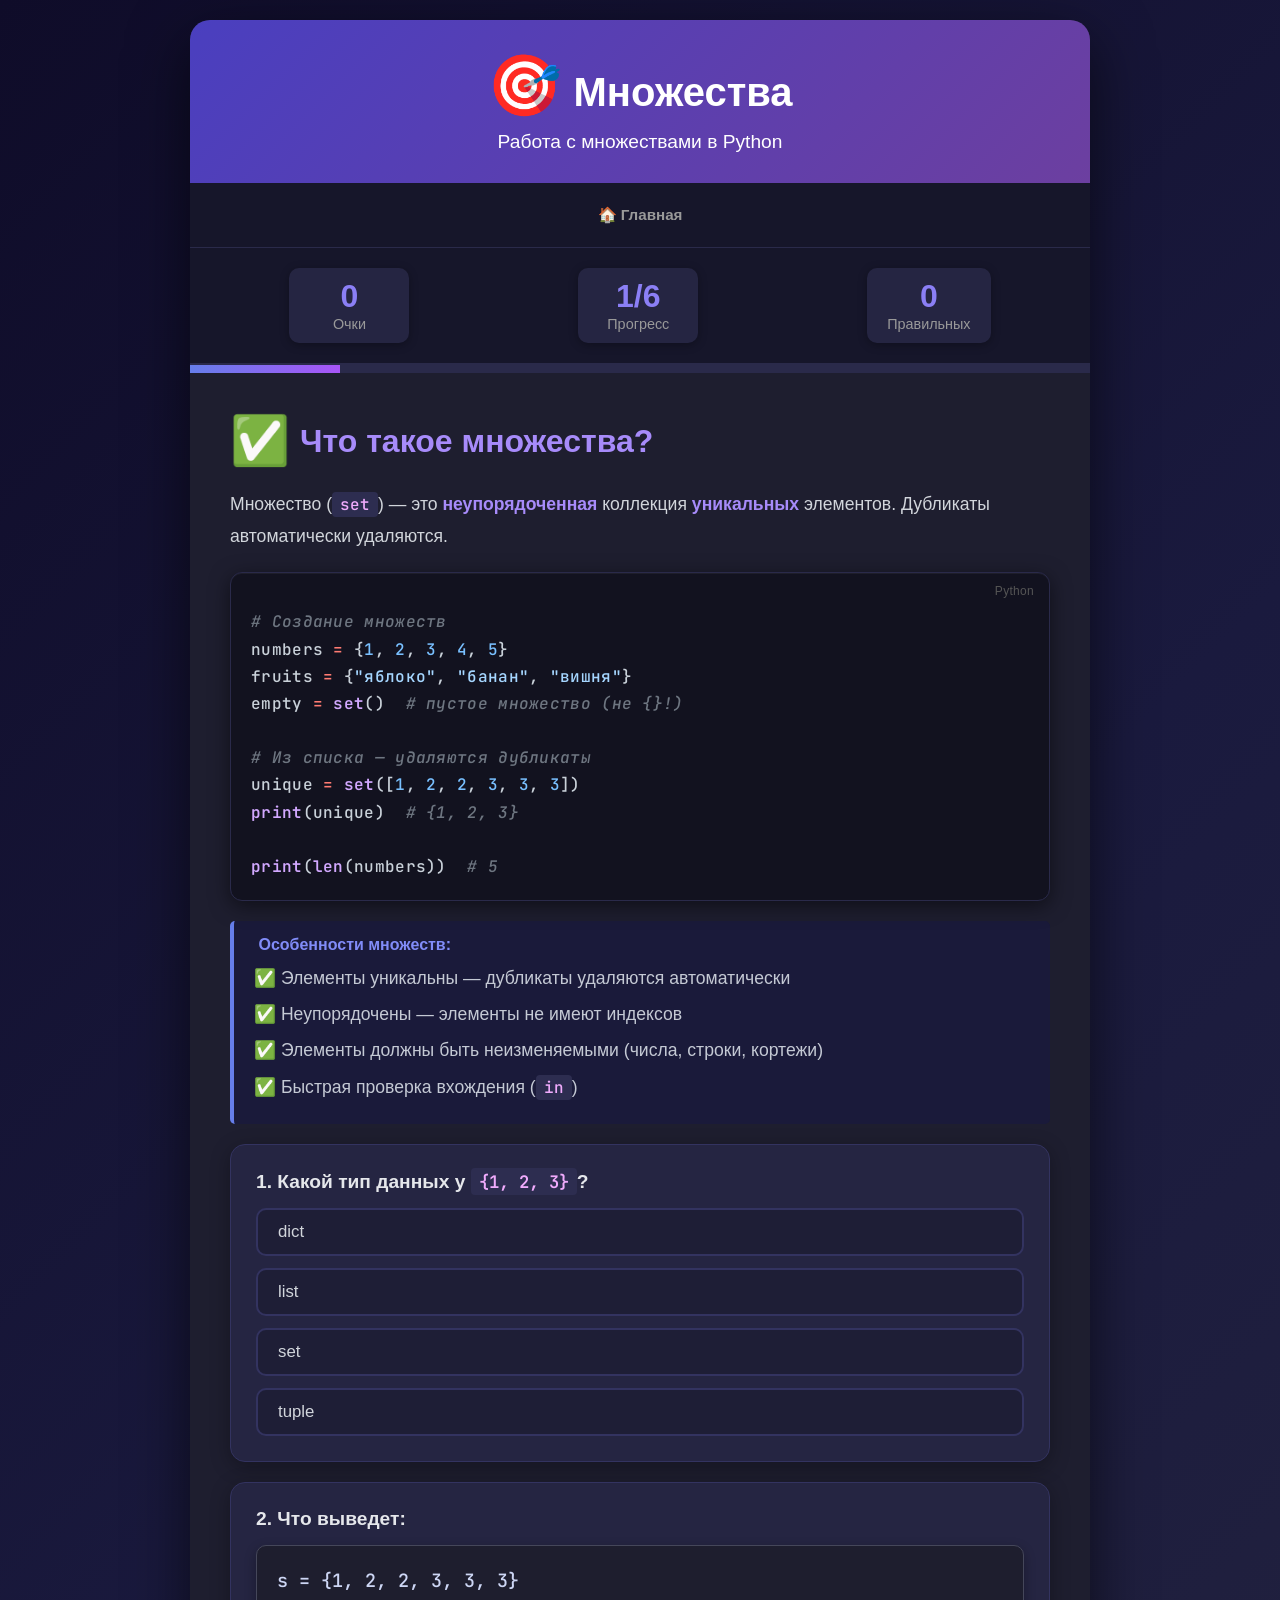
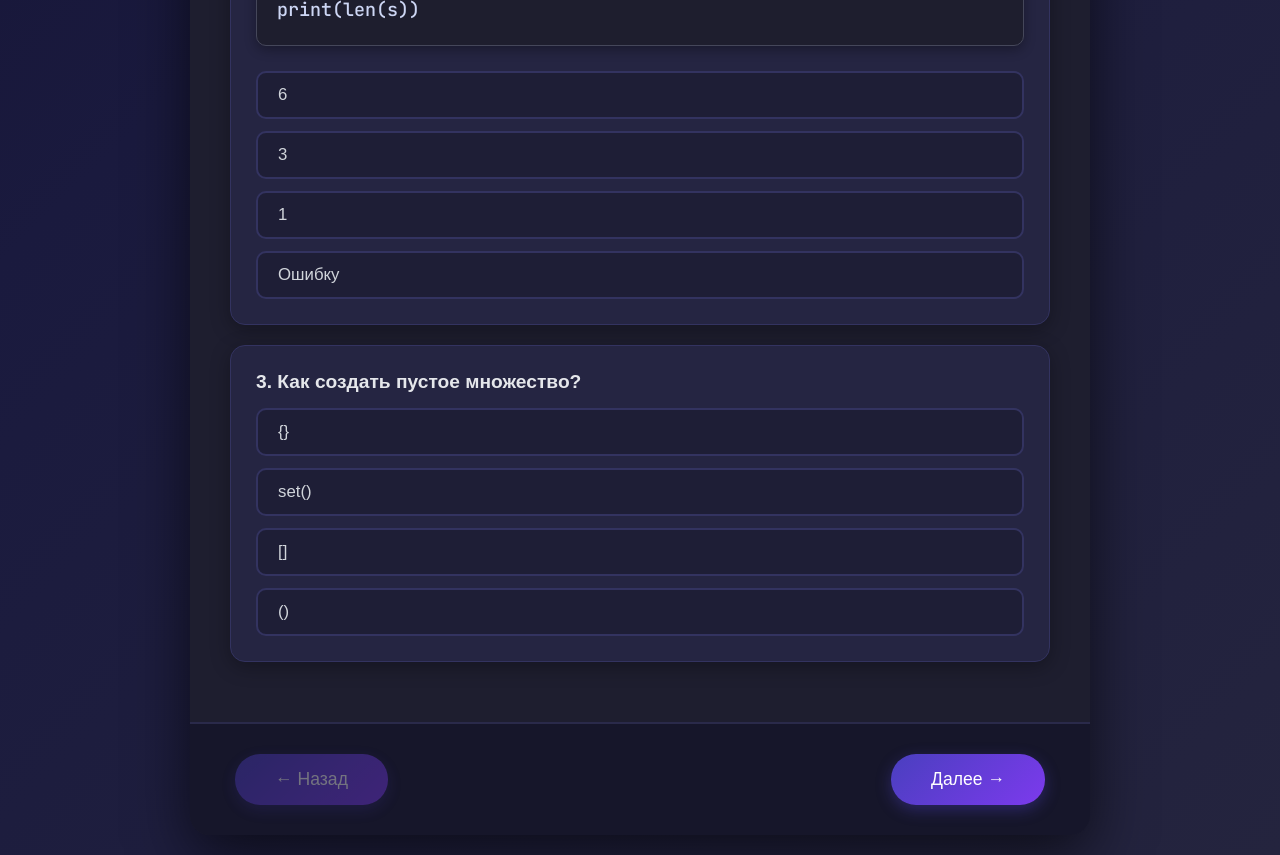
<file: sets.html>
<!DOCTYPE html>
<html lang="ru">
<head>
    <meta charset="UTF-8">
    <meta name="viewport" content="width=device-width, initial-scale=1.0">
    <title>Множества — Python</title>
    <link rel="stylesheet" href="style.css">
</head>
<body>
    <div class="container">
        <div class="header">
            <h1><span class="emoji-icon">🎯</span> Множества</h1>
            <p>Работа с множествами в Python</p>
        </div>

        <nav class="page-nav">
            <a href="index.html" class="page-link">🏠 Главная</a>
        </nav>

        <div class="stats">
            <div class="stat-item">
                <span class="stat-value" id="score">0</span>
                <span class="stat-label">Очки</span>
            </div>
            <div class="stat-item">
                <span class="stat-value" id="progress">1/6</span>
                <span class="stat-label">Прогресс</span>
            </div>
            <div class="stat-item">
                <span class="stat-value" id="correct">0</span>
                <span class="stat-label">Правильных</span>
            </div>
        </div>

        <div class="progress-bar">
            <div class="progress-fill" id="progressFill"></div>
        </div>

        <div class="content">
            <!-- Раздел 1: Что такое множества -->
            <div class="lesson-section active" id="section1">
                <h2><span class="emoji-icon">✅</span> Что такое множества?</h2>
                <p>Множество (<code>set</code>) — это <strong style="color:#a78bfa;">неупорядоченная</strong> коллекция <strong style="color:#a78bfa;">уникальных</strong> элементов. Дубликаты автоматически удаляются.</p>

                <div class="code-block"><span class="com"># Создание множеств</span>
<span class="var">numbers</span> <span class="op">=</span> {<span class="num">1</span>, <span class="num">2</span>, <span class="num">3</span>, <span class="num">4</span>, <span class="num">5</span>}
<span class="var">fruits</span> <span class="op">=</span> {<span class="str">"яблоко"</span>, <span class="str">"банан"</span>, <span class="str">"вишня"</span>}
<span class="var">empty</span> <span class="op">=</span> <span class="func">set</span>()  <span class="com"># пустое множество (не {}!)</span>

<span class="com"># Из списка — удаляются дубликаты</span>
<span class="var">unique</span> <span class="op">=</span> <span class="func">set</span>([<span class="num">1</span>, <span class="num">2</span>, <span class="num">2</span>, <span class="num">3</span>, <span class="num">3</span>, <span class="num">3</span>])
<span class="func">print</span>(<span class="var">unique</span>)  <span class="com"># {1, 2, 3}</span>

<span class="func">print</span>(<span class="func">len</span>(<span class="var">numbers</span>))  <span class="com"># 5</span></div>

                <div class="example-box">
                    <strong>️ Особенности множеств:</strong>
                    <p>✅ Элементы уникальны — дубликаты удаляются автоматически</p>
                    <p>✅ Неупорядочены — элементы не имеют индексов</p>
                    <p>✅ Элементы должны быть неизменяемыми (числа, строки, кортежи)</p>
                    <p>✅ Быстрая проверка вхождения (<code>in</code>)</p>
                </div>

                <div class="quiz-container">
                    <div class="quiz-question">1. Какой тип данных у <code>{1, 2, 3}</code>?</div>
                    <div class="quiz-options">
                        <div class="quiz-option" data-correct="false">dict</div>
                        <div class="quiz-option" data-correct="false">list</div>
                        <div class="quiz-option" data-correct="true">set</div>
                        <div class="quiz-option" data-correct="false">tuple</div>
                    </div>
                </div>
                <div class="quiz-container">
                    <div class="quiz-question">2. Что выведет:</div>
                    <pre class="quiz-code">s = {1, 2, 2, 3, 3, 3}
print(len(s))</pre>
                    <div class="quiz-options">
                        <div class="quiz-option" data-correct="false">6</div>
                        <div class="quiz-option" data-correct="true">3</div>
                        <div class="quiz-option" data-correct="false">1</div>
                        <div class="quiz-option" data-correct="false">Ошибку</div>
                    </div>
                </div>
                <div class="quiz-container">
                    <div class="quiz-question">3. Как создать пустое множество?</div>
                    <div class="quiz-options">
                        <div class="quiz-option" data-correct="false">{}</div>
                        <div class="quiz-option" data-correct="true">set()</div>
                        <div class="quiz-option" data-correct="false">[]</div>
                        <div class="quiz-option" data-correct="false">()</div>
                    </div>
                </div>
            </div>

            <!-- Раздел 2: Добавление и удаление -->
            <div class="lesson-section" id="section2">
                <h2><span class="emoji-icon">➕</span> Добавление и удаление элементов</h2>
                <p>Множества изменяемы — можно добавлять и удалять элементы.</p>

                <div class="code-block"><span class="var">s</span> <span class="op">=</span> {<span class="num">1</span>, <span class="num">2</span>, <span class="num">3</span>}

<span class="com"># add — добавить один элемент</span>
<span class="var">s</span>.<span class="func">add</span>(<span class="num">4</span>)
<span class="func">print</span>(<span class="var">s</span>)  <span class="com"># {1, 2, 3, 4}</span>

<span class="com"># update — добавить несколько элементов</span>
<span class="var">s</span>.<span class="func">update</span>([<span class="num">5</span>, <span class="num">6</span>, <span class="num">7</span>])
<span class="func">print</span>(<span class="var">s</span>)  <span class="com"># {1, 2, 3, 4, 5, 6, 7}</span>

<span class="com"># remove — удалить элемент (ошибка, если нет)</span>
<span class="var">s</span>.<span class="func">remove</span>(<span class="num">3</span>)
<span class="func">print</span>(<span class="var">s</span>)  <span class="com"># {1, 2, 4, 5, 6, 7}</span>

<span class="com"># discard — удалить элемент (без ошибки)</span>
<span class="var">s</span>.<span class="func">discard</span>(<span class="num">10</span>)  <span class="com"># ничего не произойдёт</span>

<span class="com"># pop — удалить случайный элемент</span>
<span class="var">x</span> <span class="op">=</span> <span class="var">s</span>.<span class="func">pop</span>()
<span class="func">print</span>(<span class="var">x</span>)  <span class="com"># какой-то элемент из множества</span>

<span class="com"># clear — очистить множество полностью</span>
<span class="var">s</span>.<span class="func">clear</span>()
<span class="func">print</span>(<span class="var">s</span>)  <span class="com"># set()</span></div>

                <div class="example-box">
                    <strong>💡 remove vs discard:</strong>
                    <p><code>remove(x)</code> — удаляет <code>x</code>, вызывает ошибку если <code>x</code> нет в множестве</p>
                    <p><code>discard(x)</code> — удаляет <code>x</code>, ничего не делает если <code>x</code> нет</p>
                </div>

                <div class="quiz-container">
                    <div class="quiz-question">1. Что выведет:</div>
                    <pre class="quiz-code">s = {10, 20, 30}
s.discard(20)
print(len(s))</pre>
                    <div class="quiz-options">
                        <div class="quiz-option" data-correct="false">3</div>
                        <div class="quiz-option" data-correct="true">2</div>
                        <div class="quiz-option" data-correct="false">0</div>
                        <div class="quiz-option" data-correct="false">Ошибку</div>
                    </div>
                </div>
                <div class="quiz-container">
                    <div class="quiz-question">2. Что произойдёт при <code>s.remove(10)</code>, если 10 нет в множестве?</div>
                    <div class="quiz-options">
                        <div class="quiz-option" data-correct="false">Ничего</div>
                        <div class="quiz-option" data-correct="true">Вызовет ошибку KeyError</div>
                        <div class="quiz-option" data-correct="false">Вернёт None</div>
                        <div class="quiz-option" data-correct="false">Добавит 10</div>
                    </div>
                </div>
                <div class="quiz-container">
                    <div class="quiz-question">3. Что делает метод <code>discard()</code>?</div>
                    <div class="quiz-options">
                        <div class="quiz-option" data-correct="false">Добавляет элемент</div>
                        <div class="quiz-option" data-correct="true">Удаляет элемент без ошибки</div>
                        <div class="quiz-option" data-correct="false">Проверяет наличие</div>
                        <div class="quiz-option" data-correct="false">Очищает множество</div>
                    </div>
                </div>
            </div>

            <!-- Раздел 3: Операции над множествами -->
            <div class="lesson-section" id="section3">
                <h2><span class="emoji-icon">🔗</span> Операции над множествами</h2>
                <p>Множества поддерживают математические операции: объединение, пересечение, разность.</p>

                <div class="code-block"><span class="var">a</span> <span class="op">=</span> {<span class="num">1</span>, <span class="num">2</span>, <span class="num">3</span>, <span class="num">4</span>}
<span class="var">b</span> <span class="op">=</span> {<span class="num">3</span>, <span class="num">4</span>, <span class="num">5</span>, <span class="num">6</span>}

<span class="com"># Объединение — все элементы из обоих множеств</span>
<span class="func">print</span>(<span class="var">a</span> <span class="op">|</span> <span class="var">b</span>)           <span class="com"># {1, 2, 3, 4, 5, 6}</span>
<span class="func">print</span>(<span class="var">a</span>.<span class="func">union</span>(<span class="var">b</span>))     <span class="com"># {1, 2, 3, 4, 5, 6}</span>

<span class="com"># Пересечение — только общие</span>
<span class="com"># (пересекающиеся) элементы</span>
<span class="func">print</span>(<span class="var">a</span> <span class="op">&</span> <span class="var">b</span>)           <span class="com"># {3, 4}</span>
<span class="func">print</span>(<span class="var">a</span>.<span class="func">intersection</span>(<span class="var">b</span>))  <span class="com"># {3, 4}</span>

<span class="com"># Разность — элементы из a, которых нет в b</span>
<span class="func">print</span>(<span class="var">a</span> <span class="op">-</span> <span class="var">b</span>)           <span class="com"># {1, 2}</span>
<span class="func">print</span>(<span class="var">a</span>.<span class="func">difference</span>(<span class="var">b</span>))    <span class="com"># {1, 2}</span>

<span class="com"># Симметрическая разность -</span>
<span class="com"># это все элементы обоих множеств, кроме пересекающихся</span>
<span class="func">print</span>(<span class="var">a</span> <span class="op">^</span> <span class="var">b</span>)           <span class="com"># {1, 2, 5, 6}</span>
<span class="func">print</span>(<span class="var">a</span>.<span class="func">symmetric_difference</span>(<span class="var">b</span>))  <span class="com"># {1, 2, 5, 6}</span></div>

                <div class="example-box">
                    <strong>💡 Круги Эйлера (диаграммы Венна):</strong>
                    <div class="venn-container">
                        <div class="venn-item">
                            <svg viewBox="0 0 100 60" width="100" height="60">
                                <circle cx="35" cy="30" r="20" fill="#667eea" opacity="0.8"/>
                                <circle cx="65" cy="30" r="20" fill="#667eea" opacity="0.8"/>
                            </svg>
                            <span>A | B (Объединение)</span>
                        </div>
                        <div class="venn-item">
                            <svg viewBox="0 0 100 60" width="100" height="60">
                                <circle cx="35" cy="30" r="20" fill="none" stroke="#667eea" stroke-width="2"/>
                                <circle cx="65" cy="30" r="20" fill="none" stroke="#667eea" stroke-width="2"/>
                                <path d="M 50 16.78 A 20 20 0 0 0 50 43.22 A 20 20 0 0 0 50 16.78" fill="#667eea" opacity="0.8"/>
                            </svg>
                            <span>A & B (Пересечение)</span>
                        </div>
                        <div class="venn-item">
                            <svg viewBox="0 0 100 60" width="100" height="60">
                                <circle cx="35" cy="30" r="20" fill="#667eea" opacity="0.8"/>
                                <circle cx="65" cy="30" r="20" fill="#1e1e2f" opacity="1"/>
                                <circle cx="65" cy="30" r="20" fill="none" stroke="#667eea" stroke-width="2"/>
                            </svg>
                            <span>A - B (Разность)</span>
                        </div>
                        <div class="venn-item">
                            <svg viewBox="0 0 100 60" width="100" height="60">
                                <circle cx="35" cy="30" r="20" fill="#667eea" opacity="0.8"/>
                                <circle cx="65" cy="30" r="20" fill="#667eea" opacity="0.8"/>
                                <path d="M 50 16.78 A 20 20 0 0 0 50 43.22 A 20 20 0 0 0 50 16.78" fill="#1e1e2f" opacity="1"/>
                            </svg>
                            <span>A ^ B (Симм. разность)</span>
                        </div>
                    </div>
                </div>

                <div class="quiz-container">
                    <div class="quiz-question">1. Что выведет:</div>
                    <pre class="quiz-code">a = {1, 2, 3}
b = {2, 3, 4}
print(a | b)</pre>
                    <div class="quiz-options">
                        <div class="quiz-option" data-correct="false">{2, 3}</div>
                        <div class="quiz-option" data-correct="true">{1, 2, 3, 4}</div>
                        <div class="quiz-option" data-correct="false">{1, 4}</div>
                        <div class="quiz-option" data-correct="false">Ошибку</div>
                    </div>
                </div>
                <div class="quiz-container">
                    <div class="quiz-question">2. Что выведет:</div>
                    <pre class="quiz-code">a = {1, 2, 3}
b = {2, 3, 4}
print(a & b)</pre>
                    <div class="quiz-options">
                        <div class="quiz-option" data-correct="true">{2, 3}</div>
                        <div class="quiz-option" data-correct="false">{1, 2, 3, 4}</div>
                        <div class="quiz-option" data-correct="false">{1, 4}</div>
                        <div class="quiz-option" data-correct="false">Ошибку</div>
                    </div>
                </div>
                <div class="quiz-container">
                    <div class="quiz-question">3. Что выведет:</div>
                    <pre class="quiz-code">a = {1, 2, 3}
b = {2, 3, 4}
print(a - b)</pre>
                    <div class="quiz-options">
                        <div class="quiz-option" data-correct="false">{2, 3}</div>
                        <div class="quiz-option" data-correct="false">{1, 2, 3, 4}</div>
                        <div class="quiz-option" data-correct="true">{1}</div>
                        <div class="quiz-option" data-correct="false">{4}</div>
                    </div>
                </div>
            </div>

            <!-- Раздел 4: Проверка вхождения и подмножеств -->
            <div class="lesson-section" id="section4">
                <h2><span class="emoji-icon">🔍</span> Проверка вхождения и подмножеств</h2>
                <p>Множества удобны для быстрой проверки наличия элемента и отношений между множествами.</p>

                <div class="code-block"><span class="var">a</span> <span class="op">=</span> {<span class="num">1</span>, <span class="num">2</span>, <span class="num">3</span>, <span class="num">4</span>, <span class="num">5</span>}
<span class="var">b</span> <span class="op">=</span> {<span class="num">2</span>, <span class="num">3</span>}
<span class="var">c</span> <span class="op">=</span> {<span class="num">6</span>, <span class="num">7</span>}

<span class="com"># Проверка вхождения</span>
<span class="func">print</span>(<span class="num">3</span> <span class="kw">in</span> <span class="var">a</span>)      <span class="com"># True</span>
<span class="func">print</span>(<span class="num">6</span> <span class="kw">in</span> <span class="var">a</span>)      <span class="com"># False</span>

<span class="com"># Подмножество (все элементы b есть в a)</span>
<span class="func">print</span>(<span class="var">b</span>.<span class="func">issubset</span>(<span class="var">a</span>))     <span class="com"># True</span>
<span class="func">print</span>(<span class="var">c</span>.<span class="func">issubset</span>(<span class="var">a</span>))     <span class="com"># False</span>

<span class="com"># Надмножество (a содержит все элементы b)</span>
<span class="func">print</span>(<span class="var">a</span>.<span class="func">issuperset</span>(<span class="var">b</span>))   <span class="com"># True</span>

<span class="com"># Непересекающиеся множества</span>
<span class="func">print</span>(<span class="var">a</span>.<span class="func">isdisjoint</span>(<span class="var">c</span>))  <span class="com"># True (нет общих элементов)</span>
<span class="func">print</span>(<span class="var">a</span>.<span class="func">isdisjoint</span>(<span class="var">b</span>))  <span class="com"># False (есть общие)</span></div>

                <div class="quiz-container">
                    <div class="quiz-question">1. Что выведет:</div>
                    <pre class="quiz-code">s = {1, 2, 3, 4, 5}
print(3 in s)</pre>
                    <div class="quiz-options">
                        <div class="quiz-option" data-correct="true">True</div>
                        <div class="quiz-option" data-correct="false">False</div>
                        <div class="quiz-option" data-correct="false">3</div>
                        <div class="quiz-option" data-correct="false">Ошибку</div>
                    </div>
                </div>
                <div class="quiz-container">
                    <div class="quiz-question">2. Что выведет:</div>
                    <pre class="quiz-code">a = {1, 2, 3}
b = {2, 3}
print(b.issubset(a))</pre>
                    <div class="quiz-options">
                        <div class="quiz-option" data-correct="true">True</div>
                        <div class="quiz-option" data-correct="false">False</div>
                        <div class="quiz-option" data-correct="false">{2, 3}</div>
                        <div class="quiz-option" data-correct="false">Ошибку</div>
                    </div>
                </div>
                <div class="quiz-container">
                    <div class="quiz-question">3. Что означает <code>a.isdisjoint(b)</code>?</div>
                    <div class="quiz-options">
                        <div class="quiz-option" data-correct="false">a является подмножеством b</div>
                        <div class="quiz-option" data-correct="true">a и b не имеют общих элементов</div>
                        <div class="quiz-option" data-correct="false">a и b равны</div>
                        <div class="quiz-option" data-correct="false">a является надмножеством b</div>
                    </div>
                </div>
            </div>

            <!-- Раздел 5: Практические примеры -->
            <div class="lesson-section" id="section5">
                <h2><span class="emoji-icon">💡</span> Практические примеры</h2>
                <p>Множества часто используются для удаления дубликатов и проверки уникальности.</p>

                <h3>Удаление дубликатов из списка</h3>
                <div class="code-block"><span class="var">numbers</span> <span class="op">=</span> [<span class="num">1</span>, <span class="num">2</span>, <span class="num">2</span>, <span class="num">3</span>, <span class="num">3</span>, <span class="num">3</span>, <span class="num">4</span>, <span class="num">4</span>, <span class="num">5</span>]
<span class="var">unique</span> <span class="op">=</span> <span class="func">list</span>(<span class="func">set</span>(<span class="var">numbers</span>))
<span class="func">print</span>(<span class="var">unique</span>)  <span class="com"># [1, 2, 3, 4, 5] (порядок может отличаться)</span></div>

                <h3>Проверка уникальности</h3>
                <div class="code-block"><span class="var">lst1</span> <span class="op">=</span> [<span class="num">1</span>, <span class="num">2</span>, <span class="num">3</span>]
<span class="func">print</span>(<span class="func">len</span>(<span class="var">lst1</span>) <span class="op">==</span> <span class="func">len</span>(<span class="func">set</span>(<span class="var">lst1</span>)))  <span class="com"># True (длина совпадает)</span>

<span class="var">lst2</span> <span class="op">=</span> [<span class="num">1</span>, <span class="num">2</span>, <span class="num">2</span>, <span class="num">3</span>]
<span class="func">print</span>(<span class="func">len</span>(<span class="var">lst2</span>) <span class="op">==</span> <span class="func">len</span>(<span class="func">set</span>(<span class="var">lst2</span>)))  <span class="com"># False (есть дубликаты)</span></div>

                <h3>Поиск общих элементов</h3>
                <div class="code-block"><span class="var">group1</span> <span class="op">=</span> {<span class="str">"Алиса"</span>, <span class="str">"Боб"</span>, <span class="str">"Чарли"</span>}
<span class="var">group2</span> <span class="op">=</span> {<span class="str">"Боб"</span>, <span class="str">"Дейв"</span>, <span class="str">"Ева"</span>}

<span class="var">common</span> <span class="op">=</span> <span class="var">group1</span> <span class="op">&</span> <span class="var">group2</span>
<span class="func">print</span>(<span class="var">common</span>)  <span class="com"># {'Боб'}</span></div>

                <div class="quiz-container">
                    <div class="quiz-question">1. Что выведет:</div>
                    <pre class="quiz-code">lst = [1, 2, 2, 3, 3, 3]
print(len(set(lst)))</pre>
                    <div class="quiz-options">
                        <div class="quiz-option" data-correct="false">6</div>
                        <div class="quiz-option" data-correct="true">3</div>
                        <div class="quiz-option" data-correct="false">1</div>
                        <div class="quiz-option" data-correct="false">Ошибку</div>
                    </div>
                </div>
                <div class="quiz-container">
                    <div class="quiz-question">2. Что выведет:</div>
                    <pre class="quiz-code">a = {1, 2, 3}
b = {3, 4, 5}
print(a ^ b)</pre>
                    <div class="quiz-options">
                        <div class="quiz-option" data-correct="false">{3}</div>
                        <div class="quiz-option" data-correct="false">{1, 2, 3, 4, 5}</div>
                        <div class="quiz-option" data-correct="true">{1, 2, 4, 5}</div>
                        <div class="quiz-option" data-correct="false">Ошибку</div>
                    </div>
                </div>
                <div class="quiz-container">
                    <div class="quiz-question">3. Как быстро проверить, что все элементы списка уникальны?</div>
                    <div class="quiz-options">
                        <div class="quiz-option" data-correct="false">Использовать цикл for</div>
                        <div class="quiz-option" data-correct="true">Сравнить len(lst) и len(set(lst))</div>
                        <div class="quiz-option" data-correct="false">Использовать метод unique()</div>
                        <div class="quiz-option" data-correct="false">Это невозможно</div>
                    </div>
                </div>
            </div>

            <!-- Раздел 6: Итоговый тест -->
            <div class="lesson-section" id="section6">
                <h2><span class="emoji-icon">🏆</span> Итоговый тест</h2>
                <div class="final-test-header">
                    <h3 style="margin:0; color:#856404;">10 вопросов, 7 минут. Удачи!</h3>
                </div>

                <div class="global-timer" id="globalTimer">⏱️ 7:00</div>
                <div class="final-test-stats" id="finalTestStats" style="display: none;"></div>

                <div class="quiz-container final-q">
                    <div class="quiz-question">1. Что выведет:</div>
                    <pre class="quiz-code">s = {"a", "b", "b", "c", "c", "c"}
print(len(s))</pre>
                    <div class="quiz-options">
                        <div class="quiz-option" data-correct="false">6</div>
                        <div class="quiz-option" data-correct="true">3</div>
                        <div class="quiz-option" data-correct="false">1</div>
                        <div class="quiz-option" data-correct="false">Ошибку</div>
                    </div>
                </div>
                <div class="quiz-container final-q">
                    <div class="quiz-question">2. Что выведет:</div>
                    <pre class="quiz-code">a = {"x", "y", "z"}
b = {"y", "z", "w"}
print(a | b)</pre>
                    <div class="quiz-options">
                        <div class="quiz-option" data-correct="false">{"y", "z"}</div>
                        <div class="quiz-option" data-correct="true">{"x", "y", "z", "w"}</div>
                        <div class="quiz-option" data-correct="false">{"x", "w"}</div>
                        <div class="quiz-option" data-correct="false">Ошибку</div>
                    </div>
                </div>
                <div class="quiz-container final-q">
                    <div class="quiz-question">3. Что выведет:</div>
                    <pre class="quiz-code">a = {"cat", "dog", "bird"}
b = {"dog", "bird", "fish"}
print(a & b)</pre>
                    <div class="quiz-options">
                        <div class="quiz-option" data-correct="true">{"dog", "bird"}</div>
                        <div class="quiz-option" data-correct="false">{"cat", "dog", "bird", "fish"}</div>
                        <div class="quiz-option" data-correct="false">{"cat", "fish"}</div>
                        <div class="quiz-option" data-correct="false">Ошибку</div>
                    </div>
                </div>
                <div class="quiz-container final-q">
                    <div class="quiz-question">4. Что выведет:</div>
                    <pre class="quiz-code">a = {"apple", "banana", "cherry"}
b = {"banana", "cherry", "date"}
print(a - b)</pre>
                    <div class="quiz-options">
                        <div class="quiz-option" data-correct="false">{"banana", "cherry"}</div>
                        <div class="quiz-option" data-correct="false">{"apple", "banana", "cherry", "date"}</div>
                        <div class="quiz-option" data-correct="true">{"apple"}</div>
                        <div class="quiz-option" data-correct="false">{"date"}</div>
                    </div>
                </div>
                <div class="quiz-container final-q">
                    <div class="quiz-question">5. Что выведет:</div>
                    <pre class="quiz-code">s = {"red", "green", "blue"}
s.add("yellow")
s.add("green")
print(len(s))</pre>
                    <div class="quiz-options">
                        <div class="quiz-option" data-correct="false">5</div>
                        <div class="quiz-option" data-correct="true">4</div>
                        <div class="quiz-option" data-correct="false">3</div>
                        <div class="quiz-option" data-correct="false">Ошибку</div>
                    </div>
                </div>
                <div class="quiz-container final-q">
                    <div class="quiz-question">6. Что выведет:</div>
                    <pre class="quiz-code">a = {"mon", "tue", "wed"}
b = {"wed", "thu", "fri"}
print(a ^ b)</pre>
                    <div class="quiz-options">
                        <div class="quiz-option" data-correct="false">{"wed"}</div>
                        <div class="quiz-option" data-correct="false">{"mon", "tue", "wed", "thu", "fri"}</div>
                        <div class="quiz-option" data-correct="true">{"mon", "tue", "thu", "fri"}</div>
                        <div class="quiz-option" data-correct="false">Ошибку</div>
                    </div>
                </div>
                <div class="quiz-container final-q">
                    <div class="quiz-question">7. Что выведет:</div>
                    <pre class="quiz-code">s = {"a", "b", "c"}
s.discard("x")
print(s)</pre>
                    <div class="quiz-options">
                        <div class="quiz-option" data-correct="true">{"a", "b", "c"}</div>
                        <div class="quiz-option" data-correct="false">Ошибку</div>
                        <div class="quiz-option" data-correct="false">{"a", "b", "c", "x"}</div>
                        <div class="quiz-option" data-correct="false">set()</div>
                    </div>
                </div>
                <div class="quiz-container final-q">
                    <div class="quiz-question">8. Что выведет:</div>
                    <pre class="quiz-code">a = {"python", "java", "cpp"}
b = {"java", "cpp"}
print(b.issubset(a))</pre>
                    <div class="quiz-options">
                        <div class="quiz-option" data-correct="true">True</div>
                        <div class="quiz-option" data-correct="false">False</div>
                        <div class="quiz-option" data-correct="false">{"java", "cpp"}</div>
                        <div class="quiz-option" data-correct="false">Ошибку</div>
                    </div>
                </div>
                <div class="quiz-container final-q">
                    <div class="quiz-question">9. Что выведет:</div>
                    <pre class="quiz-code">lst = ["red", "blue", "red", "green", "blue"]
unique = set(lst)
print(len(unique))</pre>
                    <div class="quiz-options">
                        <div class="quiz-option" data-correct="false">5</div>
                        <div class="quiz-option" data-correct="true">3</div>
                        <div class="quiz-option" data-correct="false">1</div>
                        <div class="quiz-option" data-correct="false">Ошибку</div>
                    </div>
                </div>
                <div class="quiz-container final-q">
                    <div class="quiz-question">10. Что выведет:</div>
                    <pre class="quiz-code">s = {"one", "two", "three"}
s.clear()
print(s)</pre>
                    <div class="quiz-options">
                        <div class="quiz-option" data-correct="true">set()</div>
                        <div class="quiz-option" data-correct="false">{}</div>
                        <div class="quiz-option" data-correct="false">None</div>
                        <div class="quiz-option" data-correct="false">Ошибку</div>
                    </div>
                </div>
            </div>
        </div>

        <div class="navigation">
            <button class="btn" id="prevBtn" onclick="previousSection()" disabled>← Назад</button>
            <button class="btn" id="nextBtn" onclick="nextSection()">Далее →</button>
        </div>
    </div>

    <script src="script_sets.js"></script>
</body>
</html>
</file>
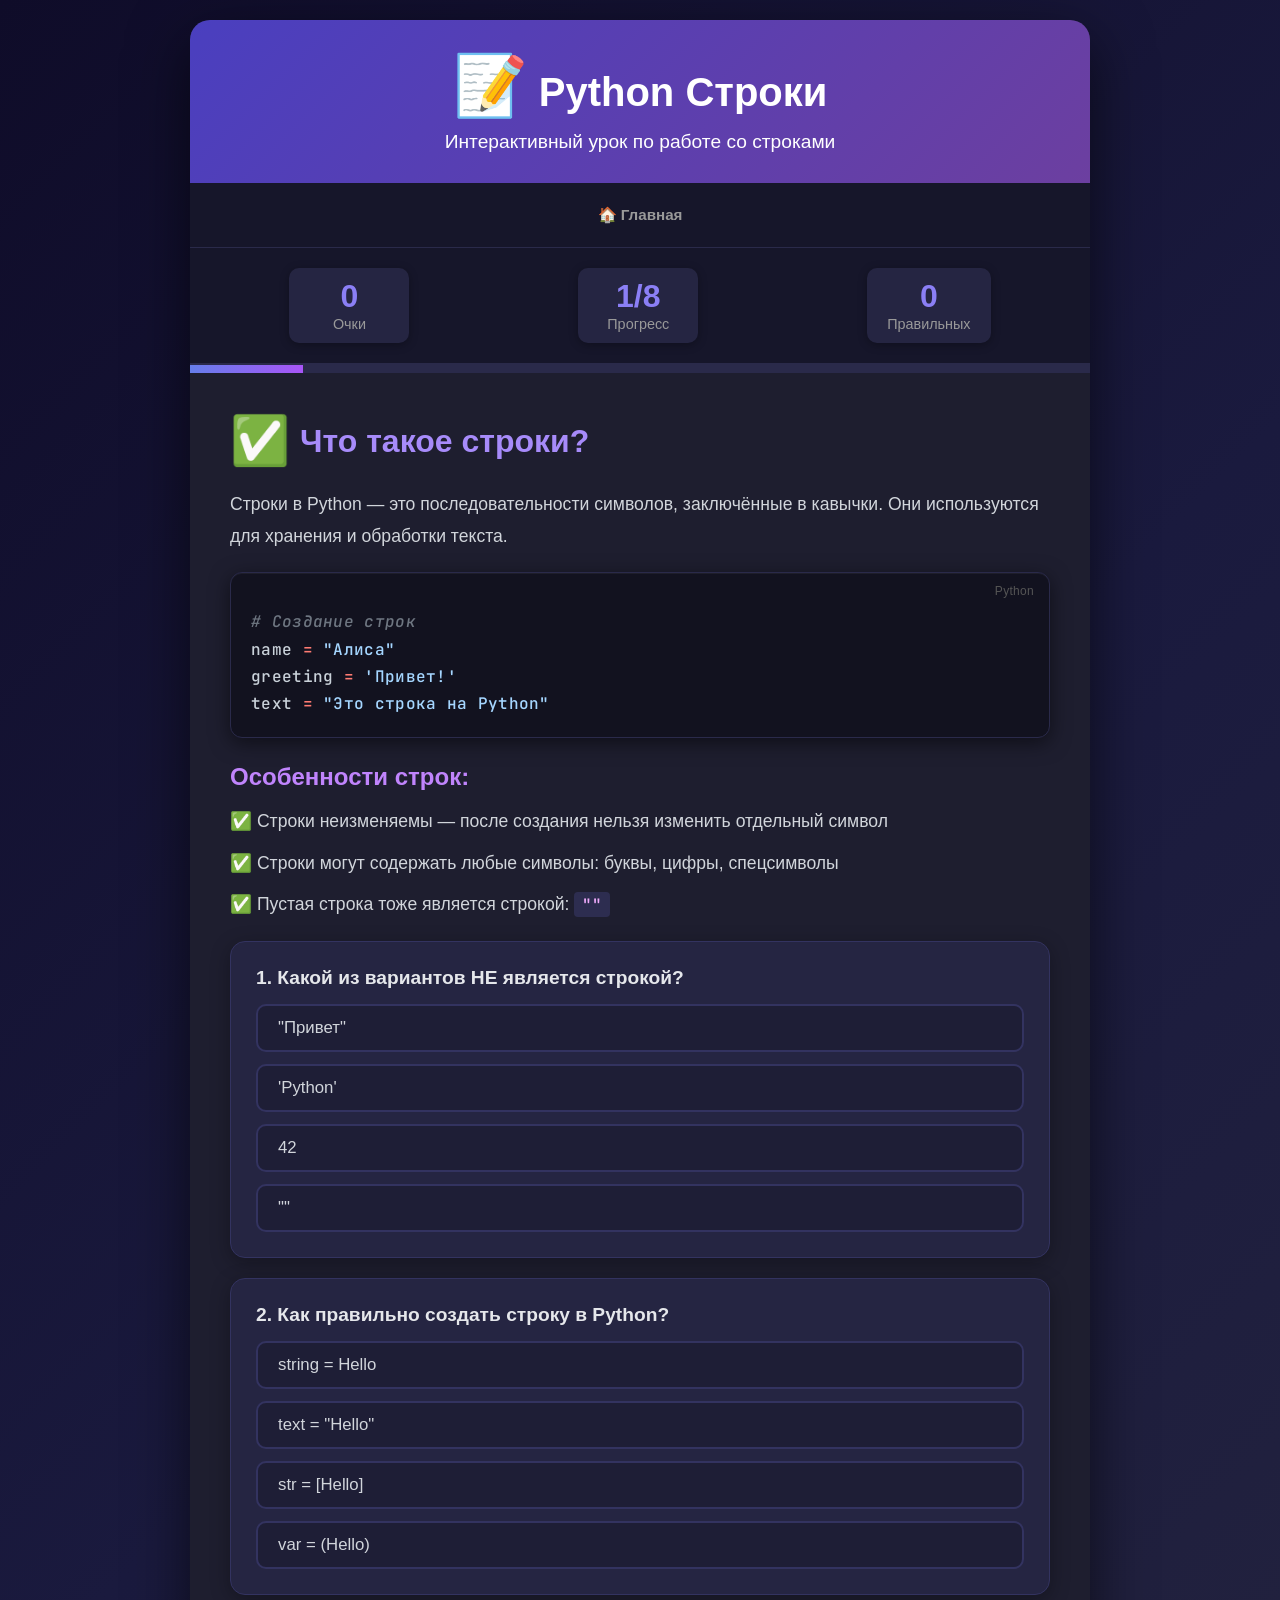
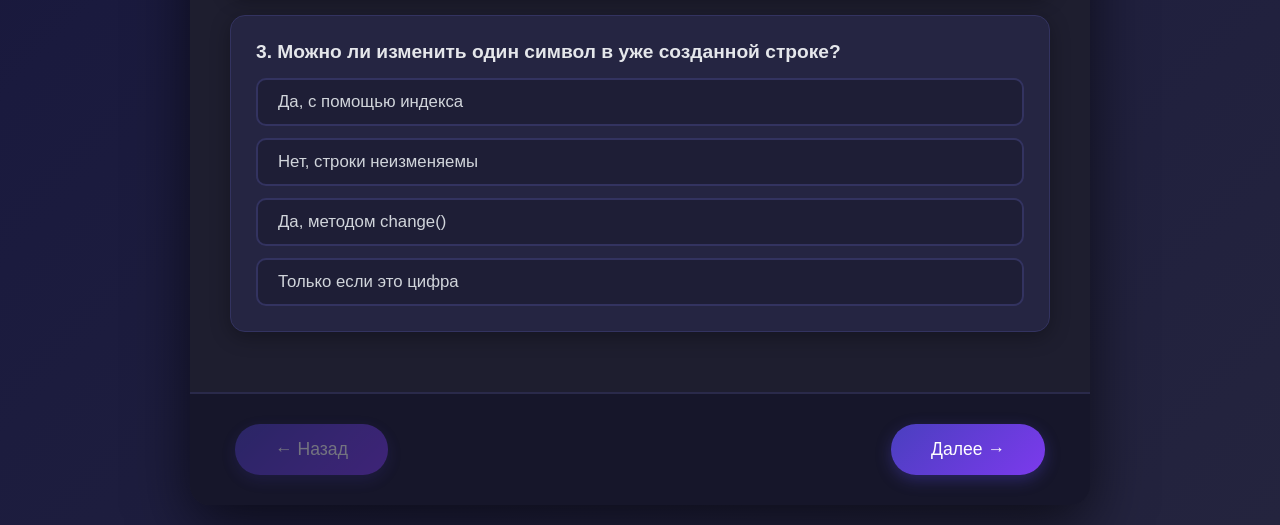
<file: strings.html>
<!DOCTYPE html>
<html lang="ru">
<head>
    <meta charset="UTF-8">
    <meta name="viewport" content="width=device-width, initial-scale=1.0">
    <title>Python Строки - Интерактивный урок</title>
    <link rel="stylesheet" href="style.css">
</head>
<body>
    <div class="container">
        <div class="header">
            <h1><span class="emoji-icon">📝</span> Python Строки</h1>
            <p>Интерактивный урок по работе со строками</p>
        </div>

        <nav class="page-nav">
            <a href="index.html" class="page-link">🏠 Главная</a>
        </nav>

        <div class="stats">
            <div class="stat-item">
                <span class="stat-value" id="score">0</span>
                <span class="stat-label">Очки</span>
            </div>
            <div class="stat-item">
                <span class="stat-value" id="progress">1/8</span>
                <span class="stat-label">Прогресс</span>
            </div>
            <div class="stat-item">
                <span class="stat-value" id="correct">0</span>
                <span class="stat-label">Правильных</span>
            </div>
        </div>

        <div class="progress-bar">
            <div class="progress-fill" id="progressFill"></div>
        </div>

        <div class="content">
            <!-- Раздел 1: Введение -->
            <div class="lesson-section active" id="section1">
                <h2><span class="emoji-icon">✅</span> Что такое строки?</h2>
                <p>Строки в Python — это последовательности символов, заключённые в кавычки. Они используются для хранения и обработки текста.</p>
                
                <div class="code-block"><span class="com"># Создание строк</span>
<span class="var">name</span> <span class="op">=</span> <span class="str">"Алиса"</span>
<span class="var">greeting</span> <span class="op">=</span> <span class="str">'Привет!'</span>
<span class="var">text</span> <span class="op">=</span> <span class="str">"Это строка на Python"</span></div>

                <h3>Особенности строк:</h3>
                <p>✅ Строки неизменяемы — после создания нельзя изменить отдельный символ</p>
                <p>✅ Строки могут содержать любые символы: буквы, цифры, спецсимволы</p>
                <p>✅ Пустая строка тоже является строкой: <code>""</code></p>

                <div class="quiz-container">
                    <div class="quiz-question">1. Какой из вариантов НЕ является строкой?</div>
                    <div class="quiz-options">
                        <div class="quiz-option" data-correct="false">"Привет"</div>
                        <div class="quiz-option" data-correct="false">'Python'</div>
                        <div class="quiz-option" data-correct="true">42</div>
                        <div class="quiz-option" data-correct="false">""</div>
                    </div>
                </div>
                <div class="quiz-container">
                    <div class="quiz-question">2. Как правильно создать строку в Python?</div>
                    <div class="quiz-options">
                        <div class="quiz-option" data-correct="false">string = Hello</div>
                        <div class="quiz-option" data-correct="true">text = "Hello"</div>
                        <div class="quiz-option" data-correct="false">str = [Hello]</div>
                        <div class="quiz-option" data-correct="false">var = (Hello)</div>
                    </div>
                </div>
                <div class="quiz-container">
                    <div class="quiz-question">3. Можно ли изменить один символ в уже созданной строке?</div>
                    <div class="quiz-options">
                        <div class="quiz-option" data-correct="false">Да, с помощью индекса</div>
                        <div class="quiz-option" data-correct="true">Нет, строки неизменяемы</div>
                        <div class="quiz-option" data-correct="false">Да, методом change()</div>
                        <div class="quiz-option" data-correct="false">Только если это цифра</div>
                    </div>
                </div>
            </div>

            <!-- Раздел 2: Операции -->
            <div class="lesson-section" id="section2">
                <h2><span class="emoji-icon"></span> Операции со строками</h2>
                
                <h3>Конкатенация и повторение</h3>
                <div class="code-block"><span class="var">first</span> <span class="op">=</span> <span class="str">"Привет"</span>
<span class="var">second</span> <span class="op">=</span> <span class="str">"Мир"</span>
<span class="var">result</span> <span class="op">=</span> <span class="var">first</span> <span class="op">+</span> <span class="str">" "</span> <span class="op">+</span> <span class="var">second</span>
<span class="func">print</span>(<span class="var">result</span>)  <span class="com"># Привет Мир</span>

<span class="var">laugh</span> <span class="op">=</span> <span class="str">"Ха"</span> <span class="op">*</span> <span class="num">3</span>
<span class="func">print</span>(<span class="var">laugh</span>)  <span class="com"># ХаХаХа</span></div>

                <h3>Длина строки</h3>
                <div class="code-block"><span class="var">text</span> <span class="op">=</span> <span class="str">"Python"</span>
<span class="func">print</span>(<span class="func">len</span>(<span class="var">text</span>))  <span class="com"># 6</span></div>

                <div class="quiz-container">
                    <div class="quiz-question">1. Что выведет <code>"A" + "B"</code>?</div>
                    <div class="quiz-options">
                        <div class="quiz-option" data-correct="false">A B</div>
                        <div class="quiz-option" data-correct="true">AB</div>
                        <div class="quiz-option" data-correct="false">A+B</div>
                        <div class="quiz-option" data-correct="false">Ошибку</div>
                    </div>
                </div>
                <div class="quiz-container">
                    <div class="quiz-question">2. Что выведет <code>"Ha" * 3</code>?</div>
                    <div class="quiz-options">
                        <div class="quiz-option" data-correct="false">Ha3</div>
                        <div class="quiz-option" data-correct="true">HaHaHa</div>
                        <div class="quiz-option" data-correct="false">Ha Ha Ha</div>
                        <div class="quiz-option" data-correct="false">333</div>
                    </div>
                </div>
                <div class="quiz-container">
                    <div class="quiz-question">3. Чему равно <code>len("Кот")</code>?</div>
                    <div class="quiz-options">
                        <div class="quiz-option" data-correct="false">2</div>
                        <div class="quiz-option" data-correct="true">3</div>
                        <div class="quiz-option" data-correct="false">4</div>
                        <div class="quiz-option" data-correct="false">6</div>
                    </div>
                </div>
            </div>

            <!-- Раздел 3: Индексация -->
            <div class="lesson-section" id="section3">
                <h2><span class="emoji-icon">📍</span> Индексация строк</h2>
                <p>Каждый символ имеет свой индекс. Индексация начинается с 0!</p>
                
                <div class="code-block"><span class="var">text</span> <span class="op">=</span> <span class="str">"Python"</span>
<span class="com"># P y t h o n</span>
<span class="com"># 0 1 2 3 4 5</span>

<span class="func">print</span>(<span class="var">text</span>[<span class="num">0</span>])   <span class="com"># P (первый)</span>
<span class="func">print</span>(<span class="var">text</span>[<span class="num">2</span>])   <span class="com"># t (третий)</span>
<span class="func">print</span>(<span class="var">text</span>[<span class="num">-1</span>])  <span class="com"># n (последний)</span>
<span class="func">print</span>(<span class="var">text</span>[<span class="num">-2</span>])  <span class="com"># o (предпоследний)</span></div>

                <div class="quiz-container">
                    <div class="quiz-question">1. Что выведет <code>"Python"[0]</code>?</div>
                    <div class="quiz-options">
                        <div class="quiz-option" data-correct="true">P</div>
                        <div class="quiz-option" data-correct="false">y</div>
                        <div class="quiz-option" data-correct="false">n</div>
                        <div class="quiz-option" data-correct="false">Ошибку</div>
                    </div>
                </div>
                <div class="quiz-container">
                    <div class="quiz-question">2. Что выведет <code>"Python"[-1]</code>?</div>
                    <div class="quiz-options">
                        <div class="quiz-option" data-correct="false">P</div>
                        <div class="quiz-option" data-correct="false">y</div>
                        <div class="quiz-option" data-correct="true">n</div>
                        <div class="quiz-option" data-correct="false">Ошибку</div>
                    </div>
                </div>
                <div class="quiz-container">
                    <div class="quiz-question">3. Что выведет <code>"Python"[1]</code>?</div>
                    <div class="quiz-options">
                        <div class="quiz-option" data-correct="false">P</div>
                        <div class="quiz-option" data-correct="true">y</div>
                        <div class="quiz-option" data-correct="false">t</div>
                        <div class="quiz-option" data-correct="false">h</div>
                    </div>
                </div>
            </div>

            <!-- Раздел 4: Срезы -->
            <div class="lesson-section" id="section4">
                <h2><span class="emoji-icon">✂️</span> Срезы строк</h2>
                <p>Срезы позволяют получить подстроку. Синтаксис: <code>строка[начало:конец:шаг]</code></p>
                
                <div class="code-block"><span class="var">text</span> <span class="op">=</span> <span class="str">"Python"</span>

<span class="func">print</span>(<span class="var">text</span>[<span class="num">0</span>:<span class="num">3</span>])   <span class="com"># Pyt (с 0 по 2)</span>
<span class="func">print</span>(<span class="var">text</span>[:<span class="num">3</span>])    <span class="com"># Pyt (с начала до 3)</span>
<span class="func">print</span>(<span class="var">text</span>[<span class="num">3</span>:])    <span class="com"># hon (с 3 до конца)</span>
<span class="func">print</span>(<span class="var">text</span>[::<span class="num">2</span>])   <span class="com"># Pto (каждый второй)</span>
<span class="func">print</span>(<span class="var">text</span>[::<span class="num">-1</span>])  <span class="com"># nohtyP (перевернуть)</span></div>

                <div class="example-box">
                    <strong>💡 Важно:</strong>
                    <p>Конец среза НЕ включается! Шаг по умолчанию равен 1. Отрицательный шаг идёт с конца.</p>
                </div>

                <div class="quiz-container">
                    <div class="quiz-question">1. Что выведет <code>"Hello"[1:4]</code>?</div>
                    <div class="quiz-options">
                        <div class="quiz-option" data-correct="false">Hell</div>
                        <div class="quiz-option" data-correct="true">ell</div>
                        <div class="quiz-option" data-correct="false">ello</div>
                        <div class="quiz-option" data-correct="false">Hel</div>
                    </div>
                </div>
                <div class="quiz-container">
                    <div class="quiz-question">2. Что выведет <code>"Python"[:3]</code>?</div>
                    <div class="quiz-options">
                        <div class="quiz-option" data-correct="true">Pyt</div>
                        <div class="quiz-option" data-correct="false">hon</div>
                        <div class="quiz-option" data-correct="false">Pyth</div>
                        <div class="quiz-option" data-correct="false">yth</div>
                    </div>
                </div>
                <div class="quiz-container">
                    <div class="quiz-question">3. Что выведет <code>"Python"[::2]</code>?</div>
                    <div class="quiz-options">
                        <div class="quiz-option" data-correct="false">Python</div>
                        <div class="quiz-option" data-correct="true">Pto</div>
                        <div class="quiz-option" data-correct="false">nohtyP</div>
                        <div class="quiz-option" data-correct="false">yh</div>
                    </div>
                </div>
            </div>

            <!-- Раздел 5: Методы строк (Часть 1) -->
            <div class="lesson-section" id="section5">
                <h2><span class="emoji-icon">🛠️</span> Методы строк (Часть 1)</h2>
                
                <div class="code-block"><span class="var">text</span> <span class="op">=</span> <span class="str">"  hello world  "</span>

<span class="com"># Регистр</span>
<span class="func">print</span>(<span class="var">text</span>.<span class="func">upper</span>())        <span class="com">#   HELLO WORLD  </span>
<span class="func">print</span>(<span class="var">text</span>.<span class="func">lower</span>())        <span class="com">#   hello world  </span>
<span class="func">print</span>(<span class="var">text</span>.<span class="func">capitalize</span>())   <span class="com">#   Hello world  </span>

<span class="com"># Очистка, поиск и подсчёт</span>
<span class="func">print</span>(<span class="var">text</span>.<span class="func">strip</span>())        <span class="com"># hello world (без пробелов)</span>
<span class="func">print</span>(<span class="var">text</span>.<span class="func">find</span>(<span class="str">"world"</span>))  <span class="com"># 9 (индекс начала)</span>
<span class="func">print</span>(<span class="var">text</span>.<span class="func">count</span>(<span class="str">"l"</span>))     <span class="com"># 3 (количество 'l')</span>
<span class="func">print</span>(<span class="var">text</span>.<span class="func">replace</span>(<span class="str">"world"</span>, <span class="str">"Python"</span>)) <span class="com">#   hello Python  </span></div>

                <div class="quiz-container">
                    <div class="quiz-question">1. Что вернёт <code>"hello".upper()</code>?</div>
                    <div class="quiz-options">
                        <div class="quiz-option" data-correct="false">hello</div>
                        <div class="quiz-option" data-correct="true">HELLO</div>
                        <div class="quiz-option" data-correct="false">Hello</div>
                        <div class="quiz-option" data-correct="false">Ошибку</div>
                    </div>
                </div>
                <div class="quiz-container">
                    <div class="quiz-question">2. Что вернёт <code>"  hi  ".strip()</code>?</div>
                    <div class="quiz-options">
                        <div class="quiz-option" data-correct="false">"  hi  "</div>
                        <div class="quiz-option" data-correct="true">"hi"</div>
                        <div class="quiz-option" data-correct="false">"hi  "</div>
                        <div class="quiz-option" data-correct="false">Ошибку</div>
                    </div>
                </div>
                <div class="quiz-container">
                    <div class="quiz-question">3. Что вернёт <code>"hello world".capitalize()</code>?</div>
                    <div class="quiz-options">
                        <div class="quiz-option" data-correct="false">Hello World</div>
                        <div class="quiz-option" data-correct="true">Hello world</div>
                        <div class="quiz-option" data-correct="false">HELLO WORLD</div>
                        <div class="quiz-option" data-correct="false">hello World</div>
                    </div>
                </div>
            </div>

            <!-- Раздел 6: Методы строк (Часть 2) -->
            <div class="lesson-section" id="section6">
                <h2><span class="emoji-icon">🔀</span> Методы строк (Часть 2: split и join)</h2>
                
                <div class="code-block"><span class="com"># Разделение строки на список</span>
<span class="var">data</span> <span class="op">=</span> <span class="str">"apple,banana,cherry"</span>
<span class="var">fruits</span> <span class="op">=</span> <span class="var">data</span>.<span class="func">split</span>(<span class="str">","</span>)
<span class="func">print</span>(<span class="var">fruits</span>)  <span class="com"># ['apple', 'banana', 'cherry']</span>

<span class="com"># Сборка списка в строку</span>
<span class="var">parts</span> <span class="op">=</span> [<span class="str">"I"</span>, <span class="str">"love"</span>, <span class="str">"Python"</span>]
<span class="var">sentence</span> <span class="op">=</span> <span class="str">" "</span>.<span class="func">join</span>(<span class="var">parts</span>)
<span class="func">print</span>(<span class="var">sentence</span>)  <span class="com"># I love Python</span></div>

                <div class="quiz-container">
                    <div class="quiz-question">1. Что вернёт <code>"a,b,c".split(",")</code>?</div>
                    <div class="quiz-options">
                        <div class="quiz-option" data-correct="false">"abc"</div>
                        <div class="quiz-option" data-correct="true">['a', 'b', 'c']</div>
                        <div class="quiz-option" data-correct="false">('a', 'b', 'c')</div>
                        <div class="quiz-option" data-correct="false">Ошибку</div>
                    </div>
                </div>
                <div class="quiz-container">
                    <div class="quiz-question">2. Что вернёт <code>"-".join(['x', 'y'])</code>?</div>
                    <div class="quiz-options">
                        <div class="quiz-option" data-correct="false">x y</div>
                        <div class="quiz-option" data-correct="false">xy-</div>
                        <div class="quiz-option" data-correct="true">x-y</div>
                        <div class="quiz-option" data-correct="false">-x-y</div>
                    </div>
                </div>
                <div class="quiz-container">
                    <div class="quiz-question">3. Что вернёт <code>"mississippi".count("s")</code>?</div>
                    <div class="quiz-options">
                        <div class="quiz-option" data-correct="false">2</div>
                        <div class="quiz-option" data-correct="true">4</div>
                        <div class="quiz-option" data-correct="false">3</div>
                        <div class="quiz-option" data-correct="false">5</div>
                    </div>
                </div>
            </div>

            <!-- Раздел 7: f-строки -->
            <div class="lesson-section" id="section7">
                <h2><span class="emoji-icon">✨</span> f-строки</h2>
                <p>f-строки — современный способ вставки переменных и выражений в строки.</p>
                
                <div class="code-block"><span class="var">name</span> <span class="op">=</span> <span class="str">"Алиса"</span>
<span class="var">age</span> <span class="op">=</span> <span class="num">25</span>

<span class="com"># Вставка переменных</span>
<span class="func">print</span>(<span class="str">f"Меня зовут </span><span class="op">{</span><span class="var">name</span><span class="op">}</span><span class="str">, мне </span><span class="op">{</span><span class="var">age</span><span class="op">}</span><span class="str"> лет"</span>)

<span class="com"># Вычисления внутри скобок</span>
<span class="var">x</span> <span class="op">=</span> <span class="num">10</span>
<span class="func">print</span>(<span class="str">f"Сумма: </span><span class="op">{</span><span class="var">x</span> <span class="op">+</span> <span class="num">5</span><span class="op">}</span><span class="str">"</span>)      <span class="com"># Сумма: 15</span>
<span class="func">print</span>(<span class="str">f"Квадрат: </span><span class="op">{</span><span class="var">x</span><span class="op">**</span><span class="num">2</span><span class="op">}</span><span class="str">"</span>)   <span class="com"># Квадрат: 100</span></div>

                <div class="quiz-container">
                    <div class="quiz-question">1. Что выведет <code>f"2+2={2+2}"</code>?</div>
                    <div class="quiz-options">
                        <div class="quiz-option" data-correct="false">2+2={2+2}</div>
                        <div class="quiz-option" data-correct="true">2+2=4</div>
                        <div class="quiz-option" data-correct="false">2+2=22</div>
                        <div class="quiz-option" data-correct="false">Ошибку</div>
                    </div>
                </div>
                <div class="quiz-container">
                    <div class="quiz-question">2. Если <code>x = 5</code>, что выведет <code>f"{x*2}"</code>?</div>
                    <div class="quiz-options">
                        <div class="quiz-option" data-correct="false">x*2</div>
                        <div class="quiz-option" data-correct="false">52</div>
                        <div class="quiz-option" data-correct="true">10</div>
                        <div class="quiz-option" data-correct="false">25</div>
                    </div>
                </div>
                <div class="quiz-container">
                    <div class="quiz-question">3. Какой символ ставится перед кавычками в f-строке?</div>
                    <div class="quiz-options">
                        <div class="quiz-option" data-correct="false">s</div>
                        <div class="quiz-option" data-correct="true">f</div>
                        <div class="quiz-option" data-correct="false">v</div>
                        <div class="quiz-option" data-correct="false">r</div>
                    </div>
                </div>
            </div>

            <!-- Раздел 8: Итоговый тест -->
            <div class="lesson-section" id="section8">
                <h2><span class="emoji-icon"></span> Итоговый тест</h2>
                <div class="final-test-header">
                    <h3 style="margin:0; color:#856404;">15 вопросов, 10 минут на весь тест. Удачи!</h3>
                </div>

                <div class="global-timer" id="globalTimer">⏱️ 10:00</div>
                <div class="final-test-stats" id="finalTestStats" style="display: none;"></div>

                <div class="quiz-container final-q">
                    <div class="quiz-question">1. Какой тип данных у <code>"42"</code>?</div>
                    <div class="quiz-options">
                        <div class="quiz-option" data-correct="false">int</div>
                        <div class="quiz-option" data-correct="true">str</div>
                        <div class="quiz-option" data-correct="false">float</div>
                        <div class="quiz-option" data-correct="false">bool</div>
                    </div>
                </div>
                <div class="quiz-container final-q">
                    <div class="quiz-question">2. Что выведет <code>"a" * 3</code>?</div>
                    <div class="quiz-options">
                        <div class="quiz-option" data-correct="false">a3</div>
                        <div class="quiz-option" data-correct="true">aaa</div>
                        <div class="quiz-option" data-correct="false">a a a</div>
                        <div class="quiz-option" data-correct="false">333</div>
                    </div>
                </div>
                <div class="quiz-container final-q">
                    <div class="quiz-question">3. Чему равно <code>len("test")</code>?</div>
                    <div class="quiz-options">
                        <div class="quiz-option" data-correct="false">3</div>
                        <div class="quiz-option" data-correct="true">4</div>
                        <div class="quiz-option" data-correct="false">5</div>
                        <div class="quiz-option" data-correct="false">0</div>
                    </div>
                </div>
                <div class="quiz-container final-q">
                    <div class="quiz-question">4. Что выведет <code>"Python"[-2]</code>?</div>
                    <div class="quiz-options">
                        <div class="quiz-option" data-correct="false">n</div>
                        <div class="quiz-option" data-correct="true">o</div>
                        <div class="quiz-option" data-correct="false">h</div>
                        <div class="quiz-option" data-correct="false">Ошибку</div>
                    </div>
                </div>
                <div class="quiz-container final-q">
                    <div class="quiz-question">5. Что выведет <code>"Hello"[1:3]</code>?</div>
                    <div class="quiz-options">
                        <div class="quiz-option" data-correct="false">Hel</div>
                        <div class="quiz-option" data-correct="true">el</div>
                        <div class="quiz-option" data-correct="false">ell</div>
                        <div class="quiz-option" data-correct="false">H</div>
                    </div>
                </div>
                <div class="quiz-container final-q">
                    <div class="quiz-question">6. Что выведет <code>"Python"[::-1]</code>?</div>
                    <div class="quiz-options">
                        <div class="quiz-option" data-correct="false">Python</div>
                        <div class="quiz-option" data-correct="true">nohtyP</div>
                        <div class="quiz-option" data-correct="false">nohty</div>
                        <div class="quiz-option" data-correct="false">Ошибку</div>
                    </div>
                </div>
                <div class="quiz-container final-q">
                    <div class="quiz-question">7. Что вернёт <code>"hello".upper()</code>?</div>
                    <div class="quiz-options">
                        <div class="quiz-option" data-correct="false">Hello</div>
                        <div class="quiz-option" data-correct="true">HELLO</div>
                        <div class="quiz-option" data-correct="false">hello</div>
                        <div class="quiz-option" data-correct="false">hELLO</div>
                    </div>
                </div>
                <div class="quiz-container final-q">
                    <div class="quiz-question">8. Что вернёт <code>"  hi  ".strip()</code>?</div>
                    <div class="quiz-options">
                        <div class="quiz-option" data-correct="false">"  hi"</div>
                        <div class="quiz-option" data-correct="false">"hi  "</div>
                        <div class="quiz-option" data-correct="true">"hi"</div>
                        <div class="quiz-option" data-correct="false">" hi "</div>
                    </div>
                </div>
                <div class="quiz-container final-q">
                    <div class="quiz-question">9. Что вернёт <code>"python".capitalize()</code>?</div>
                    <div class="quiz-options">
                        <div class="quiz-option" data-correct="true">Python</div>
                        <div class="quiz-option" data-correct="false">PYTHON</div>
                        <div class="quiz-option" data-correct="false">python</div>
                        <div class="quiz-option" data-correct="false">Python</div>
                    </div>
                </div>
                <div class="quiz-container final-q">
                    <div class="quiz-question">10. Что вернёт <code>"hello world".find("world")</code>?</div>
                    <div class="quiz-options">
                        <div class="quiz-option" data-correct="false">5</div>
                        <div class="quiz-option" data-correct="true">6</div>
                        <div class="quiz-option" data-correct="false">7</div>
                        <div class="quiz-option" data-correct="false">-1</div>
                    </div>
                </div>
                <div class="quiz-container final-q">
                    <div class="quiz-question">11. Что вернёт <code>"a,b".split(",")</code>?</div>
                    <div class="quiz-options">
                        <div class="quiz-option" data-correct="false">"ab"</div>
                        <div class="quiz-option" data-correct="true">['a', 'b']</div>
                        <div class="quiz-option" data-correct="false">('a', 'b')</div>
                        <div class="quiz-option" data-correct="false">a,b</div>
                    </div>
                </div>
                <div class="quiz-container final-q">
                    <div class="quiz-question">12. Что вернёт <code>"-".join(['a', 'b'])</code>?</div>
                    <div class="quiz-options">
                        <div class="quiz-option" data-correct="false">a b</div>
                        <div class="quiz-option" data-correct="false">ab-</div>
                        <div class="quiz-option" data-correct="true">a-b</div>
                        <div class="quiz-option" data-correct="false">-a-b</div>
                    </div>
                </div>
                <div class="quiz-container final-q">
                    <div class="quiz-question">13. Что выведет <code>f"{2+2}"</code>?</div>
                    <div class="quiz-options">
                        <div class="quiz-option" data-correct="false">{2+2}</div>
                        <div class="quiz-option" data-correct="true">4</div>
                        <div class="quiz-option" data-correct="false">22</div>
                        <div class="quiz-option" data-correct="false">Ошибку</div>
                    </div>
                </div>
                <div class="quiz-container final-q">
                    <div class="quiz-question">14. Что вернёт <code>"hello".replace("l", "r")</code>?</div>
                    <div class="quiz-options">
                        <div class="quiz-option" data-correct="false">herlo</div>
                        <div class="quiz-option" data-correct="true">herro</div>
                        <div class="quiz-option" data-correct="false">herll</div>
                        <div class="quiz-option" data-correct="false">hello</div>
                    </div>
                </div>
                <div class="quiz-container final-q">
                    <div class="quiz-question">15. Что вернёт <code>"Python".replace("P", "J")</code>?</div>
                    <div class="quiz-options">
                        <div class="quiz-option" data-correct="false">PythonP</div>
                        <div class="quiz-option" data-correct="true">Jython</div>
                        <div class="quiz-option" data-correct="false">JythonJ</div>
                        <div class="quiz-option" data-correct="false">PythoJ</div>
                    </div>
                </div>
            </div>
        </div>

        <div class="navigation">
            <button class="btn" id="prevBtn" onclick="previousSection()" disabled>← Назад</button>
            <button class="btn" id="nextBtn" onclick="nextSection()">Далее →</button>
        </div>
    </div>

    <script src="script_strings.js"></script>
</body>
</html>
</file>
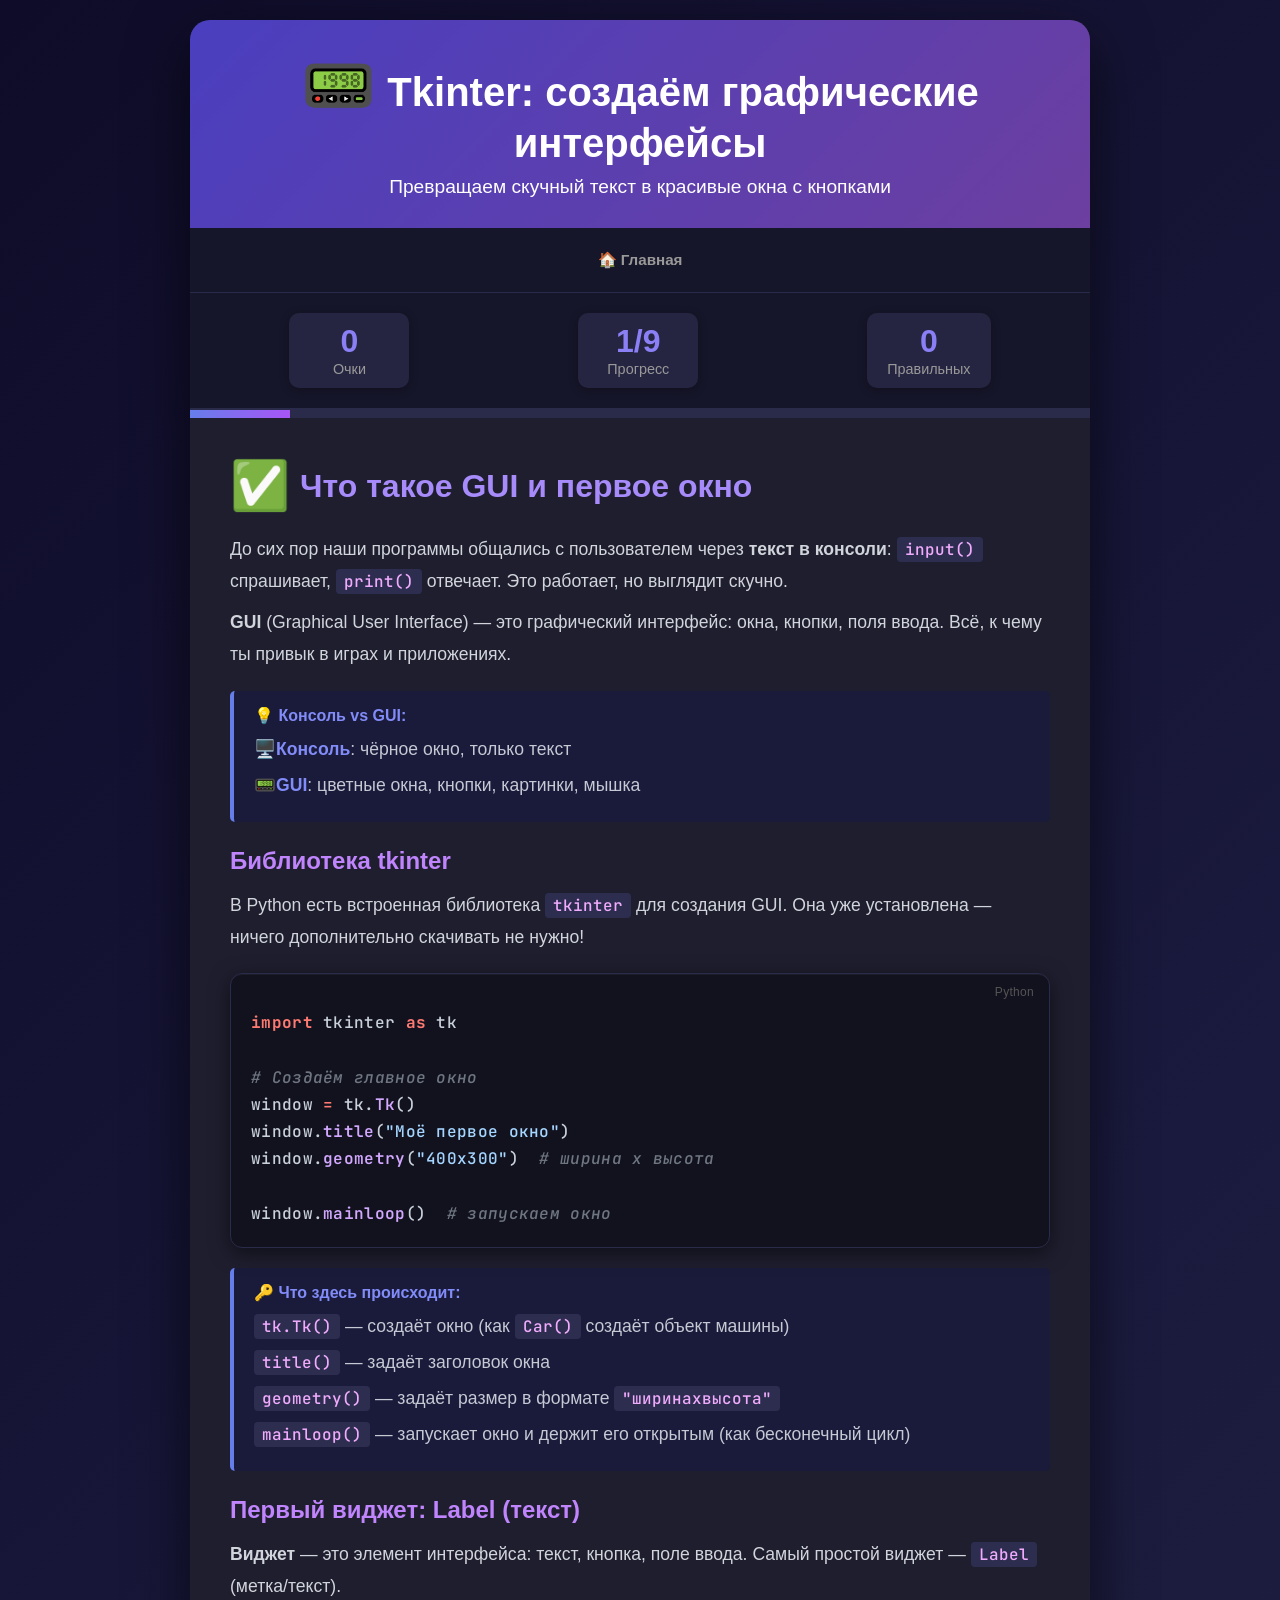
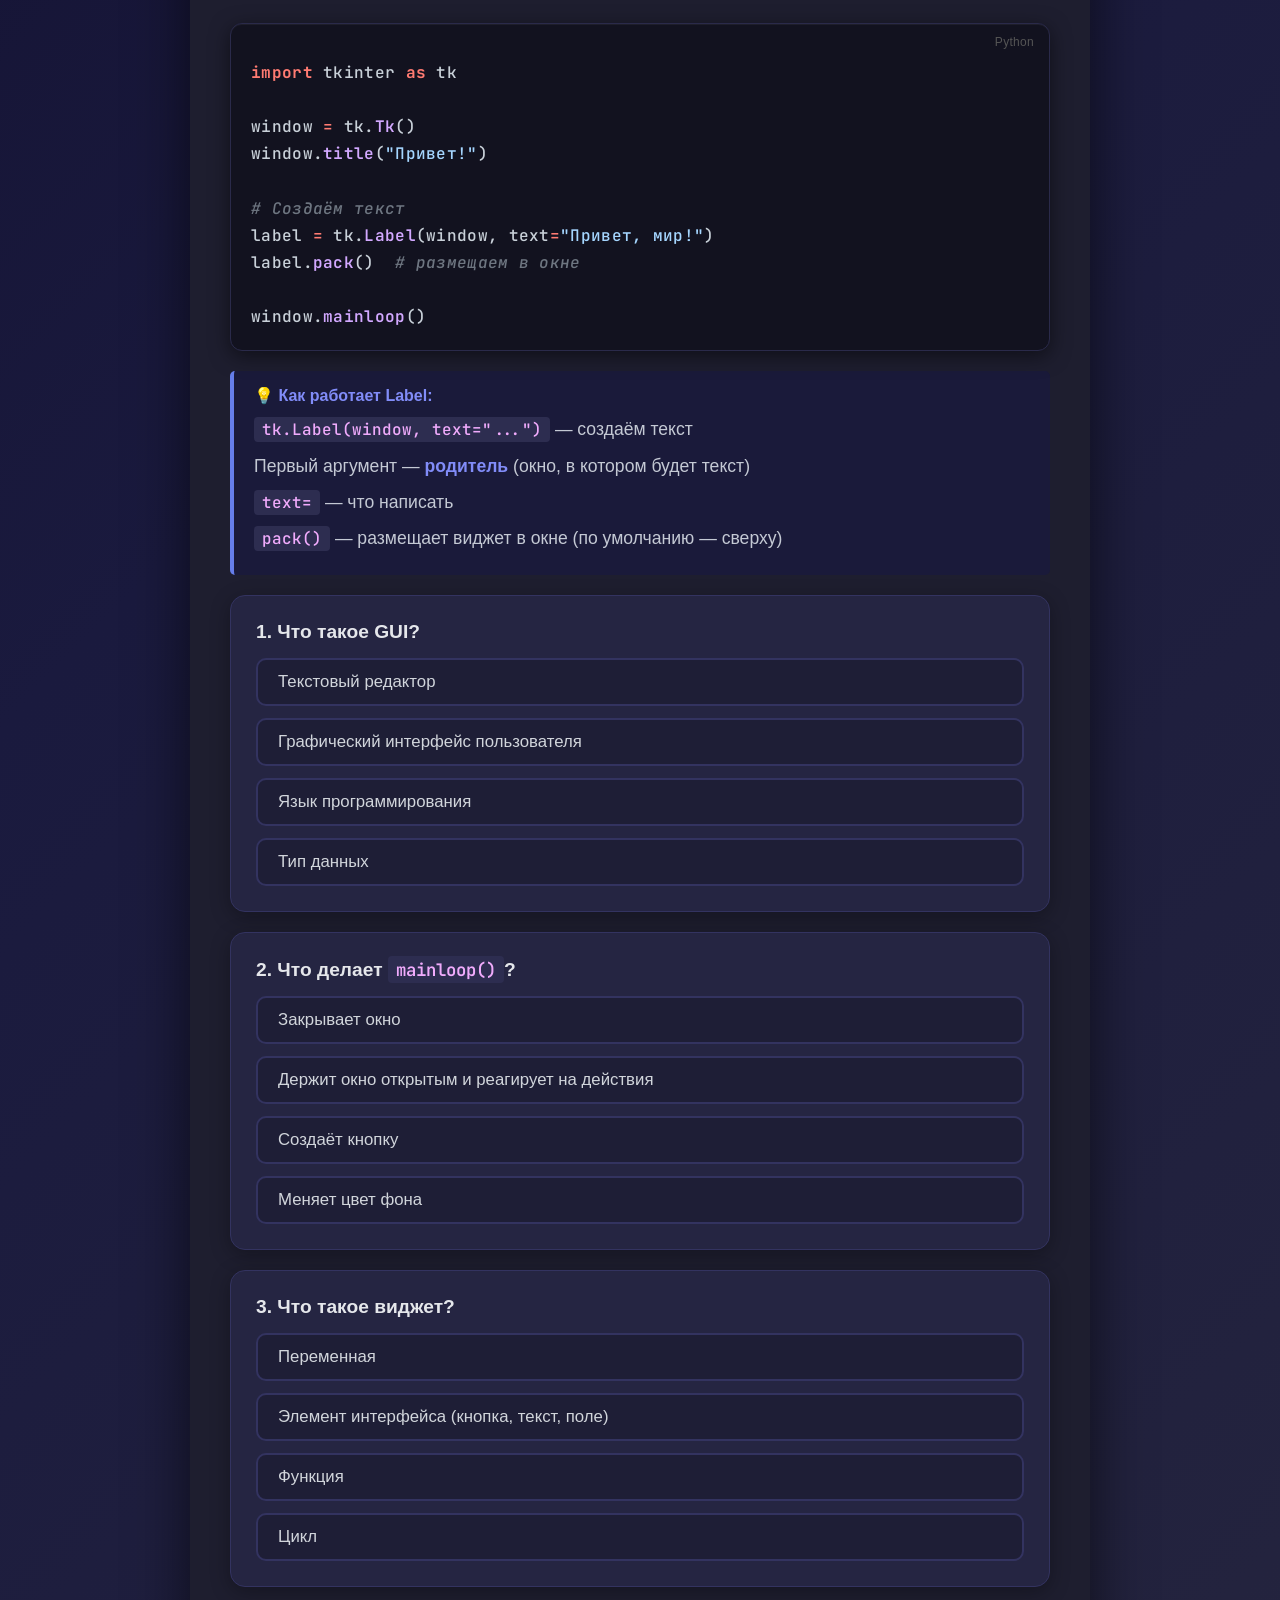
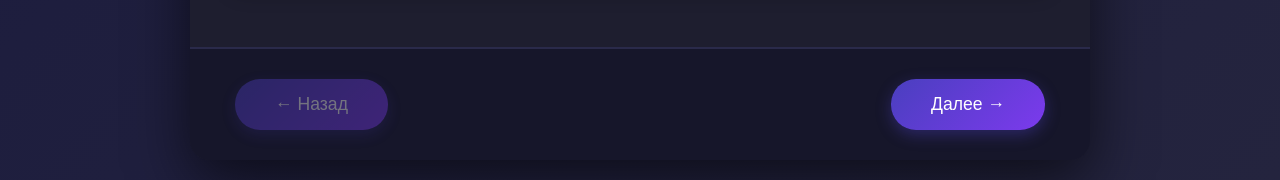
<file: tkinter.html>
<!DOCTYPE html>
<html lang="ru">
<head>
    <meta charset="UTF-8">
    <meta name="viewport" content="width=device-width, initial-scale=1.0">
    <title>Tkinter — Python</title>
    <link rel="stylesheet" href="style.css">
</head>
<body>
    <div class="container">
        <div class="header">
            <h1><span class="emoji-icon">📟</span> Tkinter: создаём графические интерфейсы</h1>
            <p>Превращаем скучный текст в красивые окна с кнопками</p>
        </div>

        <nav class="page-nav">
            <a href="index.html" class="page-link">🏠 Главная</a>
        </nav>

        <div class="stats">
            <div class="stat-item">
                <span class="stat-value" id="score">0</span>
                <span class="stat-label">Очки</span>
            </div>
            <div class="stat-item">
                <span class="stat-value" id="progress">1/9</span>
                <span class="stat-label">Прогресс</span>
            </div>
            <div class="stat-item">
                <span class="stat-value" id="correct">0</span>
                <span class="stat-label">Правильных</span>
            </div>
        </div>

        <div class="progress-bar">
            <div class="progress-fill" id="progressFill"></div>
        </div>

        <div class="content">
            <!-- Раздел 1: Что такое GUI + первое окно + Label + pack() -->
            <div class="lesson-section active" id="section1">
                <h2><span class="emoji-icon">✅</span> Что такое GUI и первое окно</h2>
                
                <p>До сих пор наши программы общались с пользователем через <strong>текст в консоли</strong>: <code>input()</code> спрашивает, <code>print()</code> отвечает. Это работает, но выглядит скучно.</p>
                
                <p><strong>GUI</strong> (Graphical User Interface) — это графический интерфейс: окна, кнопки, поля ввода. Всё, к чему ты привык в играх и приложениях.</p>

                <div class="example-box">
                    <strong>💡 Консоль vs GUI:</strong>
                    <p>🖥️<strong>Консоль</strong>: чёрное окно, только текст</p>
                    <p>️📟<strong>GUI</strong>: цветные окна, кнопки, картинки, мышка</p>
                </div>

                <h3>Библиотека tkinter</h3>
                <p>В Python есть встроенная библиотека <code>tkinter</code> для создания GUI. Она уже установлена — ничего дополнительно скачивать не нужно!</p>

                <div class="code-block"><span class="kw">import</span> <span class="var">tkinter</span> <span class="kw">as</span> <span class="var">tk</span>

<span class="com"># Создаём главное окно</span>
<span class="var">window</span> <span class="op">=</span> <span class="var">tk</span>.<span class="func">Tk</span>()
<span class="var">window</span>.<span class="func">title</span>(<span class="str">"Моё первое окно"</span>)
<span class="var">window</span>.<span class="func">geometry</span>(<span class="str">"400x300"</span>)  <span class="com"># ширина x высота</span>

<span class="var">window</span>.<span class="func">mainloop</span>()  <span class="com"># запускаем окно</span></div>

                <div class="example-box">
                    <strong>🔑 Что здесь происходит:</strong>
                    <p><code>tk.Tk()</code> — создаёт окно (как <code>Car()</code> создаёт объект машины)</p>
                    <p><code>title()</code> — задаёт заголовок окна</p>
                    <p><code>geometry()</code> — задаёт размер в формате <code>"ширинаxвысота"</code></p>
                    <p><code>mainloop()</code> — запускает окно и держит его открытым (как бесконечный цикл)</p>
                </div>

                <h3>Первый виджет: Label (текст)</h3>
                <p><strong>Виджет</strong> — это элемент интерфейса: текст, кнопка, поле ввода. Самый простой виджет — <code>Label</code> (метка/текст).</p>

                <div class="code-block"><span class="kw">import</span> <span class="var">tkinter</span> <span class="kw">as</span> <span class="var">tk</span>

<span class="var">window</span> <span class="op">=</span> <span class="var">tk</span>.<span class="func">Tk</span>()
<span class="var">window</span>.<span class="func">title</span>(<span class="str">"Привет!"</span>)

<span class="com"># Создаём текст</span>
<span class="var">label</span> <span class="op">=</span> <span class="var">tk</span>.<span class="func">Label</span>(<span class="var">window</span>, <span class="var">text</span><span class="op">=</span><span class="str">"Привет, мир!"</span>)
<span class="var">label</span>.<span class="func">pack</span>()  <span class="com"># размещаем в окне</span>

<span class="var">window</span>.<span class="func">mainloop</span>()</div>

                <div class="example-box">
                    <strong>💡 Как работает Label:</strong>
                    <p><code>tk.Label(window, text="...")</code> — создаём текст</p>
                    <p>Первый аргумент — <strong>родитель</strong> (окно, в котором будет текст)</p>
                    <p><code>text=</code> — что написать</p>
                    <p><code>pack()</code> — размещает виджет в окне (по умолчанию — сверху)</p>
                </div>

                <div class="quiz-container">
                    <div class="quiz-question">1. Что такое GUI?</div>
                    <div class="quiz-options">
                        <div class="quiz-option" data-correct="false">Текстовый редактор</div>
                        <div class="quiz-option" data-correct="true">Графический интерфейс пользователя</div>
                        <div class="quiz-option" data-correct="false">Язык программирования</div>
                        <div class="quiz-option" data-correct="false">Тип данных</div>
                    </div>
                </div>
                <div class="quiz-container">
                    <div class="quiz-question">2. Что делает <code>mainloop()</code>?</div>
                    <div class="quiz-options">
                        <div class="quiz-option" data-correct="false">Закрывает окно</div>
                        <div class="quiz-option" data-correct="true">Держит окно открытым и реагирует на действия</div>
                        <div class="quiz-option" data-correct="false">Создаёт кнопку</div>
                        <div class="quiz-option" data-correct="false">Меняет цвет фона</div>
                    </div>
                </div>
                <div class="quiz-container">
                    <div class="quiz-question">3. Что такое виджет?</div>
                    <div class="quiz-options">
                        <div class="quiz-option" data-correct="false">Переменная</div>
                        <div class="quiz-option" data-correct="true">Элемент интерфейса (кнопка, текст, поле)</div>
                        <div class="quiz-option" data-correct="false">Функция</div>
                        <div class="quiz-option" data-correct="false">Цикл</div>
                    </div>
                </div>
            </div>

            <!-- Раздел 2: Entry + кнопка + свойства виджетов -->
<div class="lesson-section" id="section2">
    <h2><span class="emoji-icon">🔘</span> Entry, Button и свойства виджетов</h2>
    
    <p>Теперь добавим <strong>поле ввода</strong> (Entry) и <strong>кнопку</strong> (Button). Также разберём, как менять внешний вид виджетов.</p>

    <h3>Виджет Entry (поле ввода)</h3>
    <p>Entry — это однострочное поле, куда пользователь может вводить текст. У него есть три важных метода:</p>

    <div class="code-block"><span class="kw">import</span> <span class="var">tkinter</span> <span class="kw">as</span> <span class="var">tk</span>

<span class="var">window</span> <span class="op">=</span> <span class="var">tk</span>.<span class="func">Tk</span>()

<span class="var">entry</span> <span class="op">=</span> <span class="var">tk</span>.<span class="func">Entry</span>(<span class="var">window</span>, <span class="var">width</span><span class="op">=</span><span class="num">30</span>)
<span class="var">entry</span>.<span class="func">pack</span>()

<span class="com"># get() — получить текст из поля</span>
<span class="var">text</span> <span class="op">=</span> <span class="var">entry</span>.<span class="func">get</span>()
<span class="func">print</span>(<span class="var">text</span>)  <span class="com"># то, что ввёл пользователь</span>

<span class="com"># insert() — вставить текст в поле</span>
<span class="var">entry</span>.<span class="func">insert</span>(<span class="num">0</span>, <span class="str">"Привет!"</span>)  <span class="com"># вставить в начало</span>

<span class="com"># delete() — удалить текст</span>
<span class="var">entry</span>.<span class="func">delete</span>(<span class="num">0</span>, <span class="str">"end"</span>)  <span class="com"># удалить всё (от 0 до конца)</span>

<span class="var">window</span>.<span class="func">mainloop</span>()</div>

    <div class="example-box">
        <strong>🔑 Методы Entry:</strong>
        <p><code>entry.get()</code> — <strong>получить</strong> текст, который ввёл пользователь (возвращает строку)</p>
        <p><code>entry.insert(0, "текст")</code> — <strong>вставить</strong> текст. <code>0</code> — позиция вставки (0 = начало)</p>
        <p><code>entry.delete(0, "end")</code> — <strong>удалить</strong> текст. <code>0</code> — откуда, <code>"end"</code> — до конца</p>
        <p><code>entry.delete(0)</code> — удалить один символ в позиции 0</p>
    </div>

    <h3>Наглядный пример: Приветствие</h3>
    <p>Давай сделаем программу, где пользователь вводит имя, нажимает кнопку — и видит приветствие:</p>

    <div class="code-block"><span class="kw">import</span> <span class="var">tkinter</span> <span class="kw">as</span> <span class="var">tk</span>

<span class="var">window</span> <span class="op">=</span> <span class="var">tk</span>.<span class="func">Tk</span>()
<span class="var">window</span>.<span class="func">title</span>(<span class="str">"Приветствие"</span>)

<span class="com"># Функция, которая сработает при клике</span>
<span class="kw">def</span> <span class="func">say_hello</span>():
    <span class="var">name</span> <span class="op">=</span> <span class="var">entry</span>.<span class="func">get</span>()      <span class="com"># 1. Получаем текст из Entry</span>
    <span class="kw">if</span> <span class="var">name</span>:                <span class="com"># 2. Проверяем, не пустое ли поле</span>
        <span class="var">label</span>.<span class="func">config</span>(<span class="var">text</span><span class="op">=</span><span class="str">f"Привет, </span><span class="var">{name}</span><span class="str">! 👋"</span>)  
        <span class="com"># 3. Меняем текст Label</span>
        <span class="var">entry</span>.<span class="func">delete</span>(<span class="num">0</span>, <span class="str">"end"</span>)   <span class="com"># 4. Очищаем поле ввода</span>
    <span class="kw">else</span>:
        <span class="var">label</span>.<span class="func">config</span>(<span class="var">text</span><span class="op">=</span><span class="str">"Введи имя!"</span>)

<span class="com"># Создаём виджеты</span>
<span class="var">entry</span> <span class="op">=</span> <span class="var">tk</span>.<span class="func">Entry</span>(<span class="var">window</span>, <span class="var">width</span><span class="op">=</span><span class="num">30</span>)
<span class="var">entry</span>.<span class="func">pack</span>(<span class="var">pady</span><span class="op">=</span><span class="num">10</span>)

<span class="var">button</span> <span class="op">=</span> <span class="var">tk</span>.<span class="func">Button</span>(<span class="var">window</span>, <span class="var">text</span><span class="op">=</span><span class="str">"ОК"</span>, <span class="var">command</span><span class="op">=</span><span class="var">say_hello</span>)
<span class="var">button</span>.<span class="func">pack</span>(<span class="var">pady</span><span class="op">=</span><span class="num">10</span>)

<span class="var">label</span> <span class="op">=</span> <span class="var">tk</span>.<span class="func">Label</span>(<span class="var">window</span>, <span class="var">text</span><span class="op">=</span><span class="str">""</span>, <span class="var">font</span><span class="op">=</span>(<span class="str">"Arial"</span>, <span class="num">14</span>))
<span class="var">label</span>.<span class="func">pack</span>(<span class="var">pady</span><span class="op">=</span><span class="num">10</span>)

<span class="var">window</span>.<span class="func">mainloop</span>()</div>

    <div class="example-box">
        <strong>💡 Как это работает (по шагам):</strong>
        <p><strong>1️⃣ Пользователь вводит имя</strong> → текст сохраняется в Entry</p>
        <p><strong>2️⃣ Нажимает кнопку</strong> → вызывается функция <code>say_hello()</code></p>
        <p><strong>3️⃣ <code>entry.get()</code></strong> → получаем текст из поля (например, "Аня")</p>
        <p><strong>4️⃣ <code>label.config(text=...)</code></strong> → меняем текст метки на "Привет, Аня! 👋"</p>
        <p><strong>5️⃣ <code>entry.delete(0, "end")</code></strong> → очищаем поле для нового ввода</p>
    </div>

    <h3>Свойства виджетов</h3>
    <p>У каждого виджета есть свойства, которые задаются при создании:</p>

    <div class="code-block"><span class="com"># Label с разными свойствами</span>
<span class="var">label</span> <span class="op">=</span> <span class="var">tk</span>.<span class="func">Label</span>(
    <span class="var">window</span>,
    <span class="var">text</span><span class="op">=</span><span class="str">"Красивый текст"</span>,
    <span class="var">font</span><span class="op">=</span>(<span class="str">"Arial"</span>, <span class="num">16</span>),      <span class="com"># шрифт и размер</span>
    <span class="var">fg</span><span class="op">=</span><span class="str">"blue"</span>,              <span class="com"># цвет текста (foreground)</span>
    <span class="var">bg</span><span class="op">=</span><span class="str">"yellow"</span>,            <span class="com"># цвет фона (background)</span>
    <span class="var">width</span><span class="op">=</span><span class="num">20</span>,               <span class="com"># ширина</span>
    <span class="var">height</span><span class="op">=</span><span class="num">2</span>                <span class="com"># высота</span>
)
<span class="var">label</span>.<span class="func">pack</span>()</div>

    <div class="example-box">
        <strong>🎨 Популярные свойства:</strong>
        <p><code>text</code> — текст (для Label и Button)</p>
        <p><code>font</code> — шрифт: <code>("Arial", 16)</code> или <code>("Times", 12, "bold")</code></p>
        <p><code>fg</code> — цвет текста (foreground)</p>
        <p><code>bg</code> — цвет фона (background)</p>
        <p><code>width</code>, <code>height</code> — размеры</p>
        <p><code>relief</code> — стиль рамки: <code>"flat"</code>, <code>"raised"</code>, <code>"sunken"</code></p>
    </div>

    <h3>Отступы: padx и pady</h3>
    <p>Чтобы виджеты не прилипали друг к другу, используем отступы:</p>

    <div class="code-block"><span class="var">label</span>.<span class="func">pack</span>(<span class="var">padx</span><span class="op">=</span><span class="num">20</span>, <span class="var">pady</span><span class="op">=</span><span class="num">10</span>)
<span class="com"># padx — отступы слева и справа</span>
<span class="com"># pady — отступы сверху и снизу</span></div>

    <div class="quiz-container">
        <div class="quiz-question">1. Какой виджет создаёт поле ввода?</div>
        <div class="quiz-options">
            <div class="quiz-option" data-correct="false"><code>Label</code></div>
            <div class="quiz-option" data-correct="true"><code>Entry</code></div>
            <div class="quiz-option" data-correct="false"><code>Button</code></div>
            <div class="quiz-option" data-correct="false"><code>Input</code></div>
        </div>
    </div>
    <div class="quiz-container">
        <div class="quiz-question">2. Как получить текст из Entry?</div>
        <div class="quiz-options">
            <div class="quiz-option" data-correct="false"><code>entry.text</code></div>
            <div class="quiz-option" data-correct="false"><code>entry.value</code></div>
            <div class="quiz-option" data-correct="true"><code>entry.get()</code></div>
            <div class="quiz-option" data-correct="false"><code>entry.read()</code></div>
        </div>
    </div>
    <div class="quiz-container">
        <div class="quiz-question">3. Что делает <code>entry.delete(0, "end")</code>?</div>
        <div class="quiz-options">
            <div class="quiz-option" data-correct="false">Удаляет Entry из окна</div>
            <div class="quiz-option" data-correct="true">Очищает весь текст в поле</div>
            <div class="quiz-option" data-correct="false">Удаляет последний символ</div>
            <div class="quiz-option" data-correct="false">Скрывает поле ввода</div>
        </div>
    </div>
    <div class="quiz-container">
        <div class="quiz-question">4. Какое свойство задаёт цвет текста?</div>
        <div class="quiz-options">
            <div class="quiz-option" data-correct="false"><code>color</code></div>
            <div class="quiz-option" data-correct="false"><code>text_color</code></div>
            <div class="quiz-option" data-correct="true"><code>fg</code></div>
            <div class="quiz-option" data-correct="false"><code>font</code></div>
        </div>
    </div>
    <div class="quiz-container">
        <div class="quiz-question">5. Что делает <code>padx=20</code>?</div>
        <div class="quiz-options">
            <div class="quiz-option" data-correct="false">Задаёт ширину виджета</div>
            <div class="quiz-option" data-correct="true">Добавляет отступы слева и справа</div>
            <div class="quiz-option" data-correct="false">Меняет цвет фона</div>
            <div class="quiz-option" data-correct="false">Устанавливает шрифт</div>
        </div>
    </div>
</div>

            <!-- Раздел 3: Изменение свойств, command, config, получение данных -->
            <div class="lesson-section" id="section3">
                <h2><span class="emoji-icon">️</span> Изменение свойств и обработка событий</h2>
                
                <p>Виджеты можно менять <strong>после создания</strong> — через метод <code>config()</code>. А кнопки могут запускать функции через параметр <code>command</code>.</p>

                <h3>Метод config() — меняем свойства</h3>
                <div class="code-block"><span class="kw">import</span> <span class="var">tkinter</span> <span class="kw">as</span> <span class="var">tk</span>

<span class="var">window</span> <span class="op">=</span> <span class="var">tk</span>.<span class="func">Tk</span>()

<span class="var">label</span> <span class="op">=</span> <span class="var">tk</span>.<span class="func">Label</span>(<span class="var">window</span>, <span class="var">text</span><span class="op">=</span><span class="str">"Старый текст"</span>)
<span class="var">label</span>.<span class="func">pack</span>()

<span class="com"># Меняем текст и цвет</span>
<span class="var">label</span>.<span class="func">config</span>(<span class="var">text</span><span class="op">=</span><span class="str">"Новый текст!"</span>, <span class="var">fg</span><span class="op">=</span><span class="str">"red"</span>)

<span class="var">window</span>.<span class="func">mainloop</span>()</div>

                <h3>Параметр command — что делает кнопка</h3>
                <p>Когда пользователь нажимает кнопку, должна выполниться какая-то функция. Её указываем в параметре <code>command</code>:</p>

                <div class="code-block"><span class="kw">def</span> <span class="func">on_click</span>():
    <span class="func">print</span>(<span class="str">"Кнопка нажата!"</span>)

<span class="var">button</span> <span class="op">=</span> <span class="var">tk</span>.<span class="func">Button</span>(
    <span class="var">window</span>, 
    <span class="var">text</span><span class="op">=</span><span class="str">"Нажми"</span>,
    <span class="var">command</span><span class="op">=</span><span class="var">on_click</span>  <span class="com"># без скобок!</span>
)
<span class="var">button</span>.<span class="func">pack</span>()</div>

                <div class="example-box">
                    <strong>️ Важно:</strong>
                    <p><code>command=on_click</code> — передаём <strong>имя функции</strong> (без скобок!)</p>
                    <p><code>command=on_click()</code> —  ошибка! Это вызовет функцию сразу при создании кнопки</p>
                </div>

                <h3>Получение данных из Entry</h3>
                <p>Чтобы узнать, что пользователь ввёл в поле, используем метод <code>get()</code>:</p>

                <div class="code-block"><span class="kw">def</span> <span class="func">show_name</span>():
    <span class="var">name</span> <span class="op">=</span> <span class="var">entry</span>.<span class="func">get</span>()  <span class="com"># получаем текст из поля</span>
    <span class="var">label</span>.<span class="func">config</span>(<span class="var">text</span><span class="op">=</span><span class="str">f"Привет, </span><span class="var">{name}</span><span class="str">!"</span>)

<span class="var">entry</span> <span class="op">=</span> <span class="var">tk</span>.<span class="func">Entry</span>(<span class="var">window</span>)
<span class="var">entry</span>.<span class="func">pack</span>()

<span class="var">button</span> <span class="op">=</span> <span class="var">tk</span>.<span class="func">Button</span>(<span class="var">window</span>, <span class="var">text</span><span class="op">=</span><span class="str">"OK"</span>, <span class="var">command</span><span class="op">=</span><span class="var">show_name</span>)
<span class="var">button</span>.<span class="func">pack</span>()

<span class="var">label</span> <span class="op">=</span> <span class="var">tk</span>.<span class="func">Label</span>(<span class="var">window</span>, <span class="var">text</span><span class="op">=</span><span class="str">""</span>)
<span class="var">label</span>.<span class="func">pack</span>()</div>

                <div class="example-box">
                    <strong>🔑 Запомни:</strong>
                    <p><code>entry.get()</code> — получить текст из поля ввода</p>
                    <p><code>label.config(text="...")</code> — изменить текст метки</p>
                    <p><code>command=функция</code> — что делать при клике (без скобок!)</p>
                </div>

                <div class="quiz-container">
                    <div class="quiz-question">1. Как изменить текст Label после создания?</div>
                    <div class="quiz-options">
                        <div class="quiz-option" data-correct="false"><code>label.text = "..."</code></div>
                        <div class="quiz-option" data-correct="true"><code>label.config(text="...")</code></div>
                        <div class="quiz-option" data-correct="false"><code>label.set("...")</code></div>
                        <div class="quiz-option" data-correct="false"><code>label.change("...")</code></div>
                    </div>
                </div>
                <div class="quiz-container">
                    <div class="quiz-question">2. Как получить текст из Entry?</div>
                    <div class="quiz-options">
                        <div class="quiz-option" data-correct="false"><code>entry.text</code></div>
                        <div class="quiz-option" data-correct="false"><code>entry.value</code></div>
                        <div class="quiz-option" data-correct="true"><code>entry.get()</code></div>
                        <div class="quiz-option" data-correct="false"><code>entry.read()</code></div>
                    </div>
                </div>
                <div class="quiz-container">
                    <div class="quiz-question">3. Как правильно указать функцию для кнопки?</div>
                    <div class="quiz-options">
                        <div class="quiz-option" data-correct="false"><code>command=on_click()</code></div>
                        <div class="quiz-option" data-correct="true"><code>command=on_click</code></div>
                        <div class="quiz-option" data-correct="false"><code>command="on_click"</code></div>
                        <div class="quiz-option" data-correct="false"><code>click=on_click</code></div>
                    </div>
                </div>
            </div>

            <!-- Раздел 4: Параметры pack -->
            <div class="lesson-section" id="section4">
                <h2><span class="emoji-icon">📐</span> Параметры pack()</h2>
                
                <p>Метод <code>pack()</code> размещает виджеты в окне. У него есть полезные параметры для управления расположением.</p>

                <h3>side — с какой стороны</h3>
                <div class="code-block"><span class="com"># По умолчанию — сверху (side="top")</span>
<span class="var">label1</span>.<span class="func">pack</span>()

<span class="com"># Можно указать сторону</span>
<span class="var">label2</span>.<span class="func">pack</span>(<span class="var">side</span><span class="op">=</span><span class="str">"left"</span>)    <span class="com"># слева</span>
<span class="var">label3</span>.<span class="func">pack</span>(<span class="var">side</span><span class="op">=</span><span class="str">"right"</span>)   <span class="com"># справа</span>
<span class="var">label4</span>.<span class="func">pack</span>(<span class="var">side</span><span class="op">=</span><span class="str">"bottom"</span>)  <span class="com"># снизу</span></div>

                <h3>fill — заполнение пространства</h3>
                <div class="code-block"><span class="com"># Растянуть по горизонтали</span>
<span class="var">label</span>.<span class="func">pack</span>(<span class="var">fill</span><span class="op">=</span><span class="str">"x"</span>)

<span class="com"># Растянуть по вертикали</span>
<span class="var">label</span>.<span class="func">pack</span>(<span class="var">fill</span><span class="op">=</span><span class="str">"y"</span>)

<span class="com"># Растянуть в обе стороны</span>
<span class="var">label</span>.<span class="func">pack</span>(<span class="var">fill</span><span class="op">=</span><span class="str">"both"</span>)</div>

                <h3>expand — занимать всё свободное место</h3>
                <div class="code-block"><span class="com"># Виджет займёт всё доступное пространство</span>
<span class="var">label</span>.<span class="func">pack</span>(<span class="var">expand</span><span class="op">=</span><span class="kw">True</span>)</div>

                <h3>anchor — выравнивание</h3>
                <div class="code-block"><span class="com"># Выравнивание по сторонам света</span>
<span class="var">label</span>.<span class="func">pack</span>(<span class="var">anchor</span><span class="op">=</span><span class="str">"n"</span>)   <span class="com"># север (сверху)</span>
<span class="var">label</span>.<span class="func">pack</span>(<span class="var">anchor</span><span class="op">=</span><span class="str">"s"</span>)   <span class="com"># юг (снизу)</span>
<span class="var">label</span>.<span class="func">pack</span>(<span class="var">anchor</span><span class="op">=</span><span class="str">"w"</span>)   <span class="com"># запад (слева)</span>
<span class="var">label</span>.<span class="func">pack</span>(<span class="var">anchor</span><span class="op">=</span><span class="str">"e"</span>)   <span class="com"># восток (справа)</span>
<span class="var">label</span>.<span class="func">pack</span>(<span class="var">anchor</span><span class="op">=</span><span class="str">"center"</span>)  <span class="com"># по центру</span></div>

                <div class="example-box">
                    <strong>💡 Комбинируем параметры:</strong>
                    <p><code>label.pack(side="left", padx=10, pady=5, fill="x", expand=True)</code></p>
                    <p>Можно использовать несколько параметров одновременно!</p>
                </div>

                <div class="quiz-container">
                    <div class="quiz-question">1. Как разместить виджет слева?</div>
                    <div class="quiz-options">
                        <div class="quiz-option" data-correct="false"><code>pack(left=True)</code></div>
                        <div class="quiz-option" data-correct="true"><code>pack(side="left")</code></div>
                        <div class="quiz-option" data-correct="false"><code>pack(position="left")</code></div>
                        <div class="quiz-option" data-correct="false"><code>pack(anchor="left")</code></div>
                    </div>
                </div>
                <div class="quiz-container">
                    <div class="quiz-question">2. Что делает <code>fill="x"</code>?</div>
                    <div class="quiz-options">
                        <div class="quiz-option" data-correct="false">Заполняет цветом</div>
                        <div class="quiz-option" data-correct="true">Растягивает виджет по горизонтали</div>
                        <div class="quiz-option" data-correct="false">Добавляет отступы</div>
                        <div class="quiz-option" data-correct="false">Меняет шрифт</div>
                    </div>
                </div>
                <div class="quiz-container">
                    <div class="quiz-question">3. Что означает <code>anchor="center"</code>?</div>
                    <div class="quiz-options">
                        <div class="quiz-option" data-correct="false">Закрепить виджет</div>
                        <div class="quiz-option" data-correct="true">Выровнять по центру</div>
                        <div class="quiz-option" data-correct="false">Сделать виджет центральным</div>
                        <div class="quiz-option" data-correct="false">Добавить якорь</div>
                    </div>
                </div>
            </div>

            <!-- Раздел 5: place() и grid() -->
            <div class="lesson-section" id="section5">
                <h2><span class="emoji-icon">📍</span> place() и grid()</h2>
                
                <p>Кроме <code>pack()</code>, есть ещё два способа размещения виджетов: <code>place()</code> (точные координаты) и <code>grid()</code> (сетка).</p>

                <h3>place() — точные координаты</h3>
                <p>Размещает виджет по конкретным координатам x и y:</p>

                <div class="code-block"><span class="com"># Абсолютные координаты (в пикселях)</span>
<span class="var">label</span>.<span class="func">place</span>(<span class="var">x</span><span class="op">=</span><span class="num">50</span>, <span class="var">y</span><span class="op">=</span><span class="num">100</span>)

<span class="com"># Относительные координаты (от 0.0 до 1.0)</span>
<span class="var">label</span>.<span class="func">place</span>(<span class="var">relx</span><span class="op">=</span><span class="num">0.5</span>, <span class="var">rely</span><span class="op">=</span><span class="num">0.5</span>)  <span class="com"># центр окна</span>

<span class="com"># С размерами</span>
<span class="var">button</span>.<span class="func">place</span>(<span class="var">x</span><span class="op">=</span><span class="num">10</span>, <span class="var">y</span><span class="op">=</span><span class="num">10</span>, <span class="var">width</span><span class="op">=</span><span class="num">100</span>, <span class="var">height</span><span class="op">=</span><span class="num">30</span>)</div>

                <div class="example-box">
                    <strong>️ Когда использовать place():</strong>
                    <p>✅ Когда нужно точное позиционирование</p>
                    <p>️ Неудобно при изменении размера окна</p>
                    <p>⚠️ Сложно поддерживать при добавлении новых виджетов</p>
                </div>

                <h3>grid() — размещение по сетке</h3>
                <p><code>grid()</code> размещает виджеты в таблице (строки и столбцы). Это самый удобный способ для сложных интерфейсов!</p>

                <div class="code-block"><span class="com"># Размещаем в строке 0, столбце 0</span>
<span class="var">label1</span>.<span class="func">grid</span>(<span class="var">row</span><span class="op">=</span><span class="num">0</span>, <span class="var">column</span><span class="op">=</span><span class="num">0</span>)

<span class="com"># Строка 0, столбец 1</span>
<span class="var">label2</span>.<span class="func">grid</span>(<span class="var">row</span><span class="op">=</span><span class="num">0</span>, <span class="var">column</span><span class="op">=</span><span class="num">1</span>)

<span class="com"># Строка 1, столбец 0</span>
<span class="var">entry</span>.<span class="func">grid</span>(<span class="var">row</span><span class="op">=</span><span class="num">1</span>, <span class="var">column</span><span class="op">=</span><span class="num">0</span>)

<span class="com"># Строка 1, столбец 1</span>
<span class="var">button</span>.<span class="func">grid</span>(<span class="var">row</span><span class="op">=</span><span class="num">1</span>, <span class="var">column</span><span class="op">=</span><span class="num">1</span>)</div>

                <div class="example-box">
                    <strong>📊 Как работает grid:</strong>
                    <p>Представь таблицу Excel:</p>
                    <p><code>row</code> — номер строки (с 0)</p>
                    <p><code>column</code> — номер столбца (с 0)</p>
                    <p>Виджеты автоматически выравниваются!</p>
                </div>

                <h3>Параметры grid</h3>
                <div class="code-block"><span class="com"># Отступы</span>
<span class="var">label</span>.<span class="func">grid</span>(<span class="var">row</span><span class="op">=</span><span class="num">0</span>, <span class="var">column</span><span class="op">=</span><span class="num">0</span>, <span class="var">padx</span><span class="op">=</span><span class="num">10</span>, <span class="var">pady</span><span class="op">=</span><span class="num">5</span>)

<span class="com"># Растянуть на несколько столбцов</span>
<span class="var">button</span>.<span class="func">grid</span>(<span class="var">row</span><span class="op">=</span><span class="num">2</span>, <span class="var">column</span><span class="op">=</span><span class="num">0</span>, <span class="var">columnspan</span><span class="op">=</span><span class="num">2</span>)

<span class="com"># Растянуть на несколько строк</span>
<span class="var">text</span>.<span class="func">grid</span>(<span class="var">row</span><span class="op">=</span><span class="num">0</span>, <span class="var">rowspan</span><span class="op">=</span><span class="num">3</span>)

<span class="com"># Выравнивание внутри ячейки</span>
<span class="var">label</span>.<span class="func">grid</span>(<span class="var">row</span><span class="op">=</span><span class="num">0</span>, <span class="var">column</span><span class="op">=</span><span class="num">0</span>, <span class="var">sticky</span><span class="op">=</span><span class="str">"w"</span>)  
<span class="com"># прижать к западу (левому краю)</span></div>

                <div class="example-box">
                    <strong>💡 sticky — как приклеить виджет:</strong>
                    <p><code>"n"</code> — север (сверху), <code>"s"</code> — юг (снизу)</p>
                    <p><code>"w"</code> — запад (слева), <code>"e"</code> — восток (справа)</p>
                    <p><code>"nsew"</code> — растянуть во все стороны</p>
                </div>

                <div class="quiz-container">
                    <div class="quiz-question">1. Как разместить виджет в строке 2, столбце 3?</div>
                    <div class="quiz-options">
                        <div class="quiz-option" data-correct="false"><code>place(row=2, column=3)</code></div>
                        <div class="quiz-option" data-correct="true"><code>grid(row=2, column=3)</code></div>
                        <div class="quiz-option" data-correct="false"><code>pack(row=2, column=3)</code></div>
                        <div class="quiz-option" data-correct="false"><code>set(2, 3)</code></div>
                    </div>
                </div>
                <div class="quiz-container">
                    <div class="quiz-question">2. Что делает <code>columnspan=2</code>?</div>
                    <div class="quiz-options">
                        <div class="quiz-option" data-correct="false">Добавляет 2 столбца</div>
                        <div class="quiz-option" data-correct="true">Виджет занимает 2 столбца</div>
                        <div class="quiz-option" data-correct="false">Удаляет столбец</div>
                        <div class="quiz-option" data-correct="false">Меняет ширину столбца</div>
                    </div>
                </div>
                <div class="quiz-container">
                    <div class="quiz-question">3. Когда лучше использовать place()?</div>
                    <div class="quiz-options">
                        <div class="quiz-option" data-correct="false">Для сложных интерфейсов</div>
                        <div class="quiz-option" data-correct="true">Для точного позиционирования</div>
                        <div class="quiz-option" data-correct="false">Для таблиц</div>
                        <div class="quiz-option" data-correct="false">Для кнопок</div>
                    </div>
                </div>
            </div>

            <!-- Раздел 6: messagebox и Text -->
<div class="lesson-section" id="section6">
    <h2><span class="emoji-icon">💬</span> messagebox и Text</h2>
    
    <p>tkinter имеет много полезных виджетов. Начнём с всплывающих окон и многострочного текста.</p>

    <h3>messagebox — всплывающие окна</h3>
    <p>messagebox — это модуль для показа небольших диалоговых окон. Его нужно импортировать отдельно:</p>

    <div class="code-block"><span class="kw">from</span> <span class="var">tkinter</span> <span class="kw">import</span> <span class="var">messagebox</span>

<span class="com"># Информационное окно (только кнопка OK)</span>
<span class="var">messagebox</span>.<span class="func">showinfo</span>(<span class="str">"Заголовок"</span>, <span class="str">"Текст сообщения"</span>)

<span class="com"># Предупреждение (жёлтый значок)</span>
<span class="var">messagebox</span>.<span class="func">showwarning</span>(<span class="str">"Внимание"</span>, <span class="str">"Что-то не так!"</span>)

<span class="com"># Ошибка (красный значок)</span>
<span class="var">messagebox</span>.<span class="func">showerror</span>(<span class="str">"Ошибка"</span>, <span class="str">"Произошла ошибка!"</span>)</div>

    <h3>Окна с вопросом</h3>
    <p>Некоторые messagebox <strong>возвращают значение</strong> — True или False, в зависимости от того, что нажал пользователь:</p>

    <div class="code-block"><span class="com"># Да / Нет — возвращает True или False</span>
<span class="var">result</span> <span class="op">=</span> <span class="var">messagebox</span>.<span class="func">askyesno</span>(<span class="str">"Вопрос"</span>, <span class="str">"Ты уверен?"</span>)
<span class="kw">if</span> <span class="var">result</span>:
    <span class="func">print</span>(<span class="str">"Пользователь нажал Да"</span>)
<span class="kw">else</span>:
    <span class="func">print</span>(<span class="str">"Пользователь нажал Нет"</span>)

<span class="com"># OK / Отмена — возвращает True или False</span>
<span class="var">ok</span> <span class="op">=</span> <span class="var">messagebox</span>.<span class="func">askokcancel</span>(<span class="str">"Подтверждение"</span>, <span class="str">"Продолжить?"</span>)

<span class="com"># Повторить / Отмена — возвращает строку "retry" или "cancel"</span>
<span class="var">choice</span> <span class="op">=</span> <span class="var">messagebox</span>.<span class="func">askretrycancel</span>(<span class="str">"Ошибка"</span>, <span class="str">"Заново?"</span>)</div>

    <div class="example-box">
        <strong>💡 Практический пример — подтверждение удаления:</strong>
        <div class="code-block"><span class="kw">def</span> <span class="func">delete</span>():

    <span class="var">answer</span> <span class="op">=</span> <span class="var">messagebox</span>.<span class="func">askyesno</span>(<span class="str">"Удаление"</span>, <span class="str">"Вы уверены?"</span>)
    <span class="kw">if</span> <span class="var">answer</span>:
        <span class="func">print</span>(<span class="str">"Удалено!"</span>)
    <span class="kw">else</span>:
        <span class="func">print</span>(<span class="str">"Отменено"</span>)

<span class="var">btn</span> <span class="op">=</span> <span class="var">tk</span>.<span class="func">Button</span>(<span class="var">window</span>, <span class="var">text</span><span class="op">=</span><span class="str">"Удалить"</span>, <span class="var">command</span><span class="op">=</span><span class="var">delete</span>)
<span class="var">btn</span>.<span class="func">pack</span>()</div>
    </div>

    <h3>Text — многострочное поле ввода</h3>
    <p>В отличие от Entry (одна строка), Text позволяет вводить <strong>много строк текста</strong>, как в блокноте.</p>

    <div class="code-block"><span class="com"># Большое поле для текста</span>
<span class="var">text</span> <span class="op">=</span> <span class="var">tk</span>.<span class="func">Text</span>(<span class="var">window</span>, <span class="var">width</span><span class="op">=</span><span class="num">40</span>, <span class="var">height</span><span class="op">=</span><span class="num">10</span>)
<span class="var">text</span>.<span class="func">pack</span>()

<span class="com"># Вставить текст</span>
<span class="var">text</span>.<span class="func">insert</span>(<span class="str">"1.0"</span>, <span class="str">"Привет!"</span>)

<span class="com"># Получить весь текст</span>
<span class="var">content</span> <span class="op">=</span> <span class="var">text</span>.<span class="func">get</span>(<span class="str">"1.0"</span>, <span class="str">"end"</span>)</div>

    <div class="example-box">
        <strong>🔑 Индексы в Text — формат "строка.символ":</strong>
        <p>В Text каждый символ имеет адрес в формате <code>"строка.символ"</code>:</p>
        <p><code>"1.0"</code> — строка 1, символ 0 (самое начало текста)</p>
        <p><code>"2.5"</code> — строка 2, символ 5 (шестой символ второй строки)</p>
        <p><code>"3.0"</code> — начало третьей строки</p>
        <p><code>"end"</code> — самый конец текста (после последнего символа)</p>
        <p><code>"end-1c"</code> — конец минус 1 символ (убирает лишний перенос строки)</p>
    </div>

    <div class="example-box">
        <strong>️ Важно:</strong>
        <p>Нумерация <strong>строк начинается с 1</strong> (не с 0!) — это исторически сложилось в tkinter</p>
        <p>Нумерация <strong>символов начинается с 0</strong> — как в списках Python</p>
        <p>Индексы всегда пишутся в <strong>кавычках</strong>, потому что это строки: <code>"1.0"</code>, а не <code>1.0</code></p>
    </div>

    <div class="example-box">
        <strong>💡 Примеры использования индексов:</strong>
        <p><code>text.insert("1.0", "Привет")</code> — вставить "Привет" в самое начало</p>
        <p><code>text.insert("end", "\nНовая строка")</code> — добавить текст в конец</p>
        <p><code>text.delete("1.0", "end")</code> — очистить весь текст</p>
        <p><code>text.get("1.0", "end-1c")</code> — получить весь текст без лишнего переноса</p>
    </div>

    <div class="quiz-container">
        <div class="quiz-question">1. Как показать информационное окно?</div>
        <div class="quiz-options">
            <div class="quiz-option" data-correct="false"><code>alert("Текст")</code></div>
            <div class="quiz-option" data-correct="true"><code>messagebox.showinfo("Заголовок", "Текст")</code></div>
            <div class="quiz-option" data-correct="false"><code>popup("Текст")</code></div>
            <div class="quiz-option" data-correct="false"><code>window.show("Текст")</code></div>
        </div>
    </div>
    <div class="quiz-container">
        <div class="quiz-question">2. Что возвращает <code>askyesno()</code>?</div>
        <div class="quiz-options">
            <div class="quiz-option" data-correct="false">Строку "yes" или "no"</div>
            <div class="quiz-option" data-correct="true">True или False</div>
            <div class="quiz-option" data-correct="false">1 или 0</div>
            <div class="quiz-option" data-correct="false">Ничего</div>
        </div>
    </div>
    <div class="quiz-container">
        <div class="quiz-question">3. Какой индекс означает самое начало текста в Text?</div>
        <div class="quiz-options">
            <div class="quiz-option" data-correct="false"><code>"0.0"</code></div>
            <div class="quiz-option" data-correct="true"><code>"1.0"</code></div>
            <div class="quiz-option" data-correct="false"><code>"start"</code></div>
            <div class="quiz-option" data-correct="false"><code>"begin"</code></div>
        </div>
    </div>
    <div class="quiz-container">
        <div class="quiz-question">4. Что означает <code>"end-1c"</code>?</div>
        <div class="quiz-options">
            <div class="quiz-option" data-correct="false">Конец минус 1 строка</div>
            <div class="quiz-option" data-correct="true">Конец минус 1 символ</div>
            <div class="quiz-option" data-correct="false">Предпоследняя строка</div>
            <div class="quiz-option" data-correct="false">Ошибку</div>
        </div>
    </div>
</div>

            <!-- Раздел 7: Radiobutton, Checkbutton, Listbox и переменные -->
<div class="lesson-section" id="section7">
    <h2><span class="emoji-icon">☑️</span> Radiobutton, Checkbutton, Listbox</h2>
    
    <p>Эти виджеты работают <strong>не как обычные</strong> — им нужны специальные переменные tkinter, чтобы "запоминать" своё состояние.</p>

    <h3>Специальные переменные tkinter</h3>
    <p>Обычные переменные Python (<code>name = "Алиса"</code>) <strong>не подходят</strong> для виджетов. tkinter использует свои переменные, которые умеют <strong>уведомлять виджеты об изменениях</strong>:</p>

    <div class="code-block"><span class="var">text_var</span> <span class="op">=</span> <span class="var">tk</span>.<span class="func">StringVar</span>()    <span class="com"># для текста</span>
<span class="var">num_var</span> <span class="op">=</span> <span class="var">tk</span>.<span class="func">IntVar</span>()        <span class="com"># для целых чисел</span>
<span class="var">float_var</span> <span class="op">=</span> <span class="var">tk</span>.<span class="func">DoubleVar</span>()  <span class="com"># для дробных чисел</span>
<span class="var">bool_var</span> <span class="op">=</span> <span class="var">tk</span>.<span class="func">BooleanVar</span>()  <span class="com"># для True/False</span></div>

    <div class="example-box">
        <strong>🔑 Два главных метода:</strong>
        <p><code>var.get()</code> — <strong>получить</strong> текущее значение переменной</p>
        <p><code>var.set("новое")</code> — <strong>установить</strong> новое значение</p>
        <p>Когда значение меняется через <code>set()</code>, все виджеты, связанные с этой переменной, <strong>автоматически обновляются</strong>!</p>
    </div>

    <h3>Radiobutton — выбор одного из нескольких</h3>
    <p>Несколько Radiobutton объединяются <strong>одной переменной</strong>. Выбран может быть только один:</p>

    <div class="code-block"><span class="var">color_var</span> <span class="op">=</span> <span class="var">tk</span>.<span class="func">StringVar</span>()  <span class="com"># одна переменная на все кнопки</span>
<span class="var">color_var</span>.<span class="func">set</span>(<span class="str">"red"</span>)       <span class="com"># значение по умолчанию</span>

<span class="com"># Все три кнопки связаны с color_var</span>
<span class="var">tk</span>.<span class="func">Radiobutton</span>(<span class="var">window</span>, <span class="var">text</span><span class="op">=</span><span class="str">"Красный"</span>, 
              <span class="var">variable</span><span class="op">=</span><span class="var">color_var</span>, <span class="var">value</span><span class="op">=</span><span class="str">"red"</span>).<span class="func">pack</span>()
<span class="var">tk</span>.<span class="func">Radiobutton</span>(<span class="var">window</span>, <span class="var">text</span><span class="op">=</span><span class="str">"Синий"</span>,   
              <span class="var">variable</span><span class="op">=</span><span class="var">color_var</span>, <span class="var">value</span><span class="op">=</span><span class="str">"blue"</span>).<span class="func">pack</span>()
<span class="var">tk</span>.<span class="func">Radiobutton</span>(<span class="var">window</span>, <span class="var">text</span><span class="op">=</span><span class="str">"Зелёный"</span>, 
              <span class="var">variable</span><span class="op">=</span><span class="var">color_var</span>, <span class="var">value</span><span class="op">=</span><span class="str">"green"</span>).<span class="func">pack</span>()

<span class="com"># Узнать, что выбрано:</span>
<span class="func">print</span>(<span class="var">color_var</span>.<span class="func">get</span>())  <span class="com"># "red", "blue" или "green"</span></div>

    <div class="example-box">
        <strong>💡 Как это работает:</strong>
        <p>Все Radiobutton имеют <strong>одинаковый</strong> параметр <code>variable=color_var</code></p>
        <p>Но <strong>разный</strong> параметр <code>value</code> — это то, что запишется в переменную при выборе</p>
        <p>Когда пользователь кликает на кнопку, в <code>color_var</code> автоматически записывается её <code>value</code></p>
    </div>

    <h3>Checkbutton — флажок (да/нет)</h3>
    <p>Checkbutton может быть <strong>включён или выключен</strong>. Использует BooleanVar:</p>

    <div class="code-block"><span class="var">agree_var</span> <span class="op">=</span> <span class="var">tk</span>.<span class="func">BooleanVar</span>()  <span class="com"># True или False</span>

<span class="var">check</span> <span class="op">=</span> <span class="var">tk</span>.<span class="func">Checkbutton</span>(
    <span class="var">window</span>, 
    <span class="var">text</span><span class="op">=</span><span class="str">"Я согласен с правилами"</span>,
    <span class="var">variable</span><span class="op">=</span><span class="var">agree_var</span>
)
<span class="var">check</span>.<span class="func">pack</span>()

<span class="com"># Проверить состояние:</span>
<span class="kw">if</span> <span class="var">agree_var</span>.<span class="func">get</span>():
    <span class="func">print</span>(<span class="str">"Галочка стоит!"</span>)
<span class="kw">else</span>:
    <span class="func">print</span>(<span class="str">"Галочка не стоит"</span>)</div>

    <div class="example-box">
        <strong>⚙️ onvalue и offvalue:</strong>
        <p>По умолчанию Checkbutton записывает <code>True</code>/<code>False</code>. Но можно задать свои значения:</p>
        <div class="code-block"><span class="var">mode_var</span> <span class="op">=</span> <span class="var">tk</span>.<span class="func">StringVar</span>()
<span class="var">tk</span>.<span class="func">Checkbutton</span>(<span class="var">window</span>, <span class="var">text</span><span class="op">=</span><span class="str">"Ночь"</span>, 
               <span class="var">variable</span><span class="op">=</span><span class="var">mode_var</span>,
               <span class="var">onvalue</span><span class="op">=</span><span class="str">"night"</span>,    <span class="com"># когда включён</span>
               <span class="var">offvalue</span><span class="op">=</span><span class="str">"day"</span>).<span class="func">pack</span>()  <span class="com"># когда выключен</span></div>
    </div>

    <h3>Listbox — список элементов</h3>
    <p>Listbox показывает список, из которого пользователь может выбрать один или несколько элементов:</p>

    <div class="code-block"><span class="var">listbox</span> <span class="op">=</span> <span class="var">tk</span>.<span class="func">Listbox</span>(<span class="var">window</span>)
<span class="var">listbox</span>.<span class="func">pack</span>()

<span class="com"># Добавить элементы</span>
<span class="var">listbox</span>.<span class="func">insert</span>(<span class="str">"end"</span>, <span class="str">"Яблоко"</span>)
<span class="var">listbox</span>.<span class="func">insert</span>(<span class="str">"end"</span>, <span class="str">"Банан"</span>)
<span class="var">listbox</span>.<span class="func">insert</span>(<span class="str">"end"</span>, <span class="str">"Апельсин"</span>)

<span class="com"># Получить выбранный элемент</span>
<span class="var">selected</span> <span class="op">=</span> <span class="var">listbox</span>.<span class="func">get</span>(<span class="var">listbox</span>.<span class="func">curselection</span>())

<span class="com"># Удалить выбранный</span>
<span class="var">listbox</span>.<span class="func">delete</span>(<span class="var">listbox</span>.<span class="func">curselection</span>())</div>

    <div class="example-box">
        <strong>💡 Полезные методы Listbox:</strong>
        <p><code>insert("end", "текст")</code> — добавить в конец списка</p>
        <p><code>insert(0, "текст")</code> — добавить в начало</p>
        <p><code>get(i)</code> — получить элемент по индексу</p>
        <p><code>curselection()</code> — получить индекс выбранного элемента</p>
        <p><code>delete(i)</code> — удалить элемент по индексу</p>
        <p><code>size()</code> — количество элементов в списке</p>
    </div>

    <h3>Полный пример: анкета</h3>
    <p>Соберём всё вместе — анкету с Radiobutton, Checkbutton и кнопкой:</p>

    <div class="code-block"><span class="kw">import</span> <span class="var">tkinter</span> <span class="kw">as</span> <span class="var">tk</span>
<span class="kw">from</span> <span class="var">tkinter</span> <span class="kw">import</span> <span class="var">messagebox</span>

<span class="var">window</span> <span class="op">=</span> <span class="var">tk</span>.<span class="func">Tk</span>()
<span class="var">window</span>.<span class="func">title</span>(<span class="str">"Анкета"</span>)

<span class="var">gender_var</span> <span class="op">=</span> <span class="var">tk</span>.<span class="func">StringVar</span>()
<span class="var">agree_var</span> <span class="op">=</span> <span class="var">tk</span>.<span class="func">BooleanVar</span>()

<span class="var">tk</span>.<span class="func">Label</span>(<span class="var">window</span>, <span class="var">text</span><span class="op">=</span><span class="str">"Выбери пол:"</span>).<span class="func">pack</span>()
<span class="var">tk</span>.<span class="func">Radiobutton</span>(<span class="var">window</span>, <span class="var">text</span><span class="op">=</span><span class="str">"М"</span>, 
              <span class="var">variable</span><span class="op">=</span><span class="var">gender_var</span>, <span class="var">value</span><span class="op">=</span><span class="str">"М"</span>).<span class="func">pack</span>()
<span class="var">tk</span>.<span class="func">Radiobutton</span>(<span class="var">window</span>, <span class="var">text</span><span class="op">=</span><span class="str">"Ж"</span>, 
              <span class="var">variable</span><span class="op">=</span><span class="var">gender_var</span>, <span class="var">value</span><span class="op">=</span><span class="str">"Ж"</span>).<span class="func">pack</span>()

<span class="var">tk</span>.<span class="func">Checkbutton</span>(<span class="var">window</span>, <span class="var">text</span><span class="op">=</span><span class="str">"Согласен"</span>, 
              <span class="var">variable</span><span class="op">=</span><span class="var">agree_var</span>).<span class="func">pack</span>()

<span class="kw">def</span> <span class="func">submit</span>():
    <span class="var">gender</span> <span class="op">=</span> <span class="var">gender_var</span>.<span class="func">get</span>()
    <span class="var">agree</span> <span class="op">=</span> <span class="var">agree_var</span>.<span class="func">get</span>()
    <span class="kw">if not</span> <span class="var">gender</span>:
        <span class="var">messagebox</span>.<span class="func">showwarning</span>(<span class="str">"Ошибка"</span>, <span class="str">"Выбери пол!"</span>)
    <span class="kw">elif not</span> <span class="var">agree</span>:
        <span class="var">messagebox</span>.<span class="func">showwarning</span>(<span class="str">"Ошибка"</span>, <span class="str">"Нужно согласие!"</span>)
    <span class="kw">else</span>:
        <span class="var">messagebox</span>.<span class="func">showinfo</span>(<span class="str">"Готово"</span>, <span class="str">f"Пол: </span><span class="var">{gender}</span><span class="str">"</span>)

<span class="var">tk</span>.<span class="func">Button</span>(<span class="var">window</span>, <span class="var">text</span><span class="op">=</span><span class="str">"Отправить"</span>, <span class="var">command</span><span class="op">=</span><span class="var">submit</span>).<span class="func">pack</span>()

<span class="var">window</span>.<span class="func">mainloop</span>()</div>

    <div class="quiz-container">
        <div class="quiz-question">1. Какая переменная tkinter хранит текст?</div>
        <div class="quiz-options">
            <div class="quiz-option" data-correct="false"><code>TextVar()</code></div>
            <div class="quiz-option" data-correct="true"><code>StringVar()</code></div>
            <div class="quiz-option" data-correct="false"><code>StrVar()</code></div>
            <div class="quiz-option" data-correct="false"><code>Var()</code></div>
        </div>
    </div>
    <div class="quiz-container">
        <div class="quiz-question">2. Как получить значение переменной tkinter?</div>
        <div class="quiz-options">
            <div class="quiz-option" data-correct="false"><code>var.value</code></div>
            <div class="quiz-option" data-correct="false"><code>var.get_value()</code></div>
            <div class="quiz-option" data-correct="true"><code>var.get()</code></div>
            <div class="quiz-option" data-correct="false"><code>var.read()</code></div>
        </div>
    </div>
    <div class="quiz-container">
        <div class="quiz-question">3. Чем Radiobutton отличается от Checkbutton?</div>
        <div class="quiz-options">
            <div class="quiz-option" data-correct="false">Ничем</div>
            <div class="quiz-option" data-correct="true">Radiobutton — выбор одного, Checkbutton — да/нет</div>
            <div class="quiz-option" data-correct="false">Radiobutton больше по размеру</div>
            <div class="quiz-option" data-correct="false">Checkbutton только для текста</div>
        </div>
    </div>
    <div class="quiz-container">
        <div class="quiz-question">4. Как добавить элемент в Listbox?</div>
        <div class="quiz-options">
            <div class="quiz-option" data-correct="false"><code>listbox.add("текст")</code></div>
            <div class="quiz-option" data-correct="true"><code>listbox.insert("end", "текст")</code></div>
            <div class="quiz-option" data-correct="false"><code>listbox.append("текст")</code></div>
            <div class="quiz-option" data-correct="false"><code>listbox.push("текст")</code></div>
        </div>
    </div>
</div>

            <!-- Раздел 8: Заполнение пропусков -->
            <div class="lesson-section" id="section8">
                <h2><span class="emoji-icon">✏️</span> Задание: Заполни пропуски</h2>
                <p>В коде пропущены ключевые слова tkinter. Нажми на слово в банке слева, потом на пропуск в коде справа.</p>

                <div class="interactive-task">
                    <div class="task-description">
                        <strong>📋 Задание:</strong> Заполни пропуски в коде с Entry и Button
                    </div>

                    <div class="fill-container">
                        <div class="fill-bank">
                            <h4>📚 Банк слов</h4>
                            <div class="fill-words" id="fillWords"></div>
                        </div>

                        <div class="fill-code">
                            <h4>📝 Код с пропусками</h4>
                            <div id="fillCode"></div>
                        </div>
                    </div>

                    <div class="task-controls">
                        <button class="btn" onclick="checkFill()">✅ Проверить</button>
                        <button class="btn btn-secondary" onclick="resetFill()">🔄 Сбросить</button>
                        <button class="btn btn-secondary" onclick="showFillHint()">💡 Подсказка (-5 очков)</button>
                    </div>

                    <div id="fillResult"></div>
                </div>
            </div>

            <!-- Раздел 9: Итоговый тест -->
            <div class="lesson-section" id="section9">
                <h2><span class="emoji-icon">🏆</span> Итоговый тест</h2>
                <div class="final-test-header">
                    <h3 style="margin:0; color:#856404;">10 вопросов, 7 минут. Удачи!</h3>
                </div>

                <div class="global-timer" id="globalTimer">⏱️ 7:00</div>
                <div class="final-test-stats" id="finalTestStats" style="display: none;"></div>

                <div class="quiz-container final-q">
                    <div class="quiz-question">1. Что создаёт окно в tkinter?</div>
                    <div class="quiz-options">
                        <div class="quiz-option" data-correct="false"><code>tk.Window()</code></div>
                        <div class="quiz-option" data-correct="true"><code>tk.Tk()</code></div>
                        <div class="quiz-option" data-correct="false"><code>tk.App()</code></div>
                        <div class="quiz-option" data-correct="false"><code>tk.Screen()</code></div>
                    </div>
                </div>
                <div class="quiz-container final-q">
                    <div class="quiz-question">2. Какой виджет создаёт текстовую надпись?</div>
                    <div class="quiz-options">
                        <div class="quiz-option" data-correct="false"><code>Text</code></div>
                        <div class="quiz-option" data-correct="true"><code>Label</code></div>
                        <div class="quiz-option" data-correct="false"><code>String</code></div>
                        <div class="quiz-option" data-correct="false"><code>Write</code></div>
                    </div>
                </div>
                <div class="quiz-container final-q">
                    <div class="quiz-question">3. Как получить текст из Entry?</div>
                    <div class="quiz-options">
                        <div class="quiz-option" data-correct="false"><code>entry.text</code></div>
                        <div class="quiz-option" data-correct="false"><code>entry.value</code></div>
                        <div class="quiz-option" data-correct="true"><code>entry.get()</code></div>
                        <div class="quiz-option" data-correct="false"><code>entry.read()</code></div>
                    </div>
                </div>
                <div class="quiz-container final-q">
                    <div class="quiz-question">4. Что делает <code>pack(side="left")</code>?</div>
                    <div class="quiz-options">
                        <div class="quiz-option" data-correct="false">Размещает сверху</div>
                        <div class="quiz-option" data-correct="true">Размещает слева</div>
                        <div class="quiz-option" data-correct="false">Размещает справа</div>
                        <div class="quiz-option" data-correct="false">Размещает снизу</div>
                    </div>
                </div>
                <div class="quiz-container final-q">
                    <div class="quiz-question">5. Как разместить виджет в сетке grid?</div>
                    <div class="quiz-options">
                        <div class="quiz-option" data-correct="false"><code>grid(x=0, y=0)</code></div>
                        <div class="quiz-option" data-correct="true"><code>grid(row=0, column=0)</code></div>
                        <div class="quiz-option" data-correct="false"><code>grid(position=0)</code></div>
                        <div class="quiz-option" data-correct="false"><code>grid(cell=0)</code></div>
                    </div>
                </div>
                <div class="quiz-container final-q">
                    <div class="quiz-question">6. Как изменить текст Label?</div>
                    <div class="quiz-options">
                        <div class="quiz-option" data-correct="false"><code>label.text = "..."</code></div>
                        <div class="quiz-option" data-correct="true"><code>label.config(text="...")</code></div>
                        <div class="quiz-option" data-correct="false"><code>label.set("...")</code></div>
                        <div class="quiz-option" data-correct="false"><code>label.update("...")</code></div>
                    </div>
                </div>
                <div class="quiz-container final-q">
                    <div class="quiz-question">7. Что делает <code>mainloop()</code>?</div>
                    <div class="quiz-options">
                        <div class="quiz-option" data-correct="false">Закрывает окно</div>
                        <div class="quiz-option" data-correct="true">Держит окно открытым</div>
                        <div class="quiz-option" data-correct="false">Создаёт кнопку</div>
                        <div class="quiz-option" data-correct="false">Меняет цвет</div>
                    </div>
                </div>
                <div class="quiz-container final-q">
                    <div class="quiz-question">8. Какой виджет для выбора одного варианта?</div>
                    <div class="quiz-options">
                        <div class="quiz-option" data-correct="false"><code>Checkbutton</code></div>
                        <div class="quiz-option" data-correct="true"><code>Radiobutton</code></div>
                        <div class="quiz-option" data-correct="false"><code>Listbox</code></div>
                        <div class="quiz-option" data-correct="false"><code>Option</code></div>
                    </div>
                </div>
                <div class="quiz-container final-q">
                    <div class="quiz-question">9. Как правильно указать command для кнопки?</div>
                    <div class="quiz-options">
                        <div class="quiz-option" data-correct="false"><code>command=func()</code></div>
                        <div class="quiz-option" data-correct="true"><code>command=func</code></div>
                        <div class="quiz-option" data-correct="false"><code>command="func"</code></div>
                        <div class="quiz-option" data-correct="false"><code>click=func</code></div>
                    </div>
                </div>
                <div class="quiz-container final-q">
                    <div class="quiz-question">10. Что делает <code>fill="x"</code> в pack()?</div>
                    <div class="quiz-options">
                        <div class="quiz-option" data-correct="false">Заполняет цветом</div>
                        <div class="quiz-option" data-correct="true">Растягивает по горизонтали</div>
                        <div class="quiz-option" data-correct="false">Добавляет отступы</div>
                        <div class="quiz-option" data-correct="false">Меняет шрифт</div>
                    </div>
                </div>
            </div>
        </div>

        <div class="navigation">
            <button class="btn" id="prevBtn" onclick="previousSection()" disabled>← Назад</button>
            <button class="btn" id="nextBtn" onclick="nextSection()">Далее →</button>
        </div>
    </div>

    <script src="script-tkinter.js"></script>
</body>
</html>
</file>
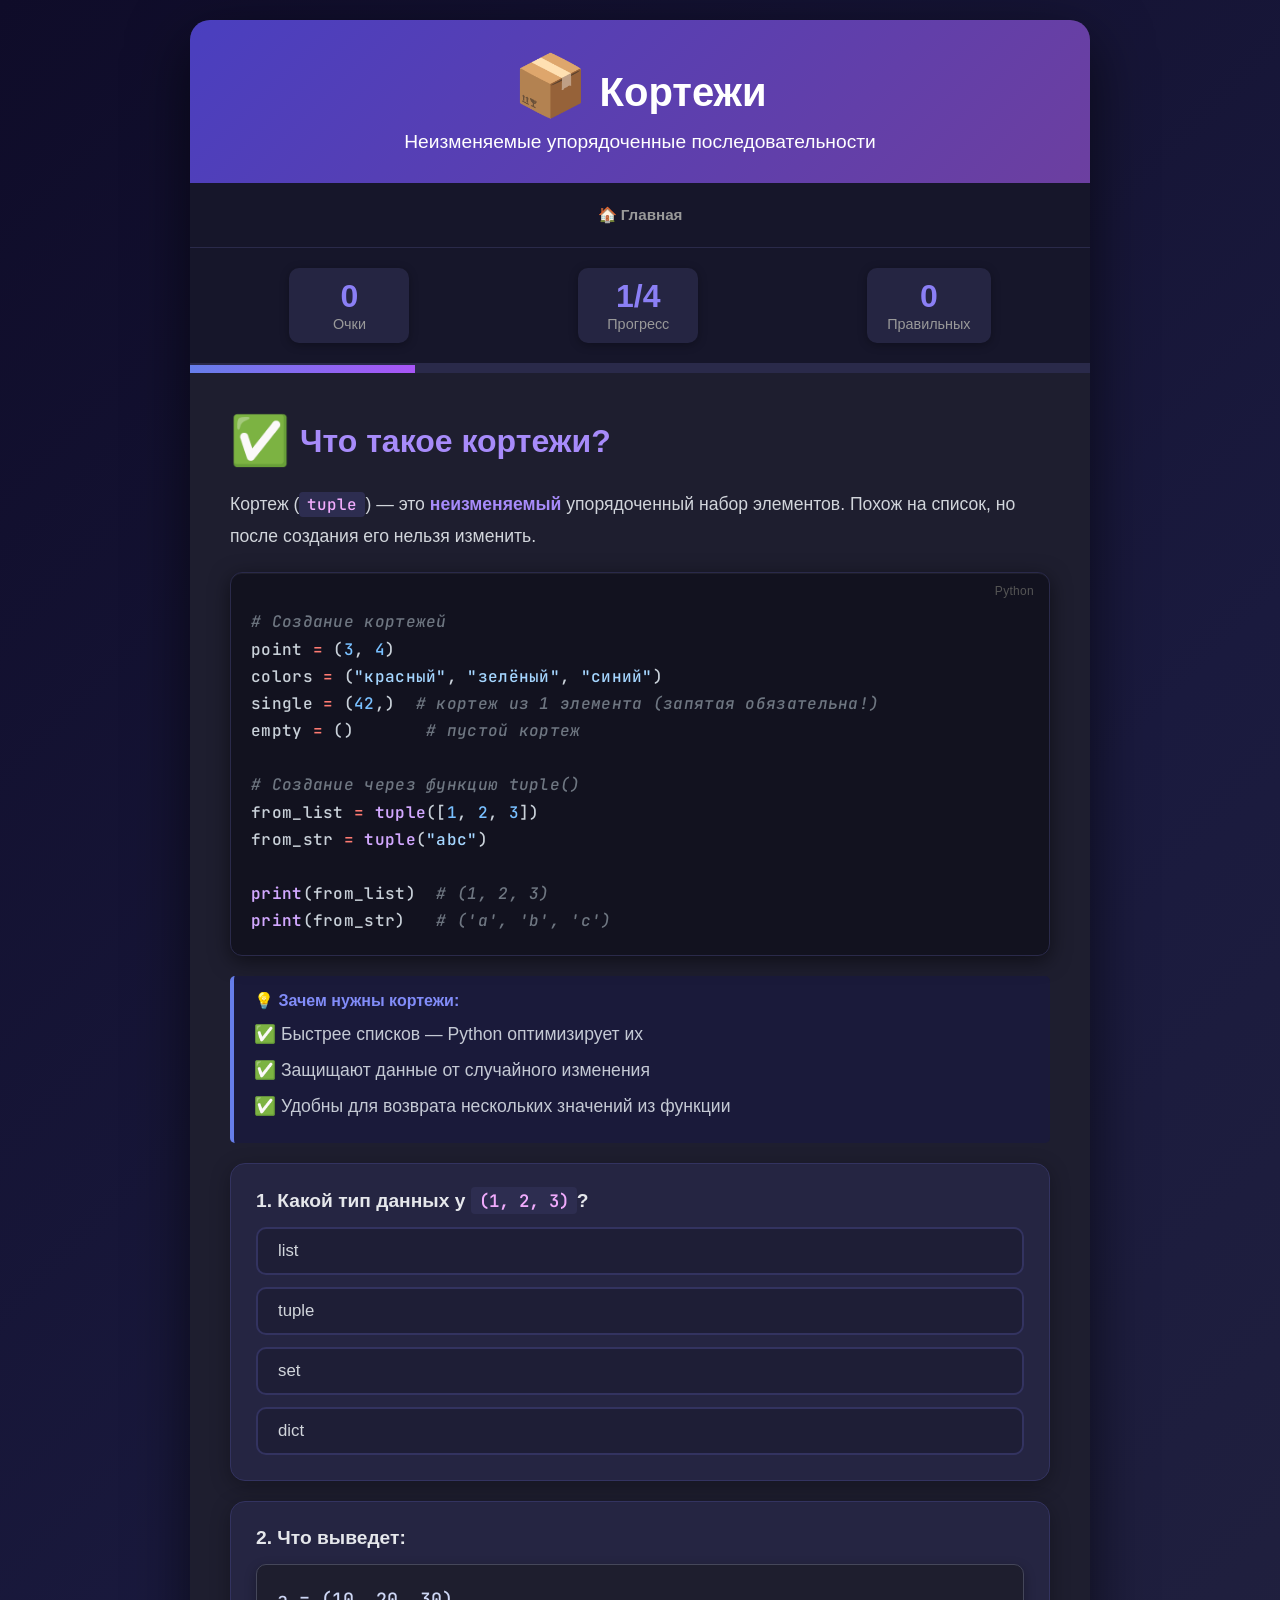
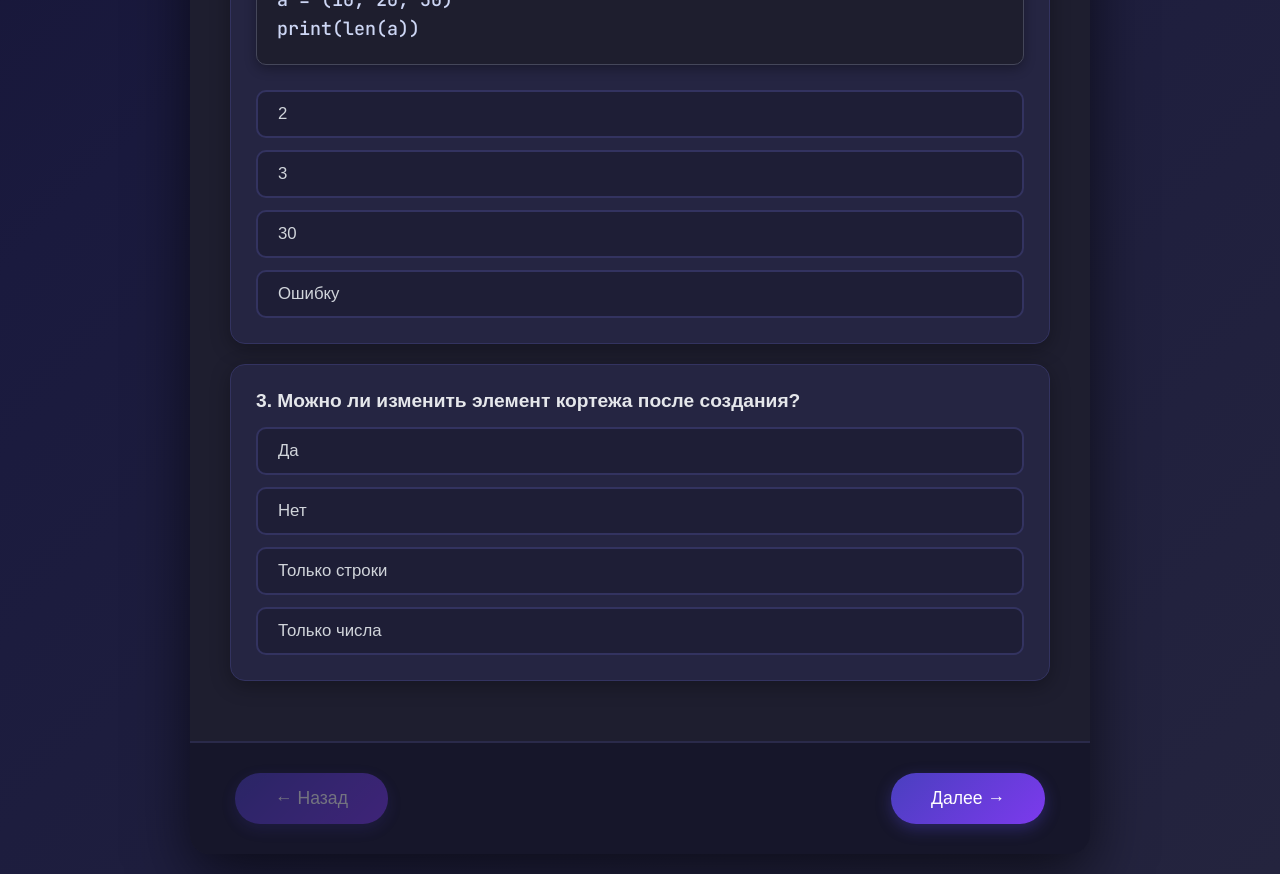
<file: tuples.html>
<!DOCTYPE html>
<html lang="ru">
<head>
    <meta charset="UTF-8">
    <meta name="viewport" content="width=device-width, initial-scale=1.0">
    <title>Кортежи — Python</title>
    <link rel="stylesheet" href="style.css">
</head>
<body>
    <div class="container">
        <div class="header">
            <h1><span class="emoji-icon">📦</span> Кортежи</h1>
            <p>Неизменяемые упорядоченные последовательности</p>
        </div>

        <nav class="page-nav">
            <a href="index.html" class="page-link">🏠 Главная</a>
        </nav>

        <div class="stats">
            <div class="stat-item">
                <span class="stat-value" id="score">0</span>
                <span class="stat-label">Очки</span>
            </div>
            <div class="stat-item">
                <span class="stat-value" id="progress">1/4</span>
                <span class="stat-label">Прогресс</span>
            </div>
            <div class="stat-item">
                <span class="stat-value" id="correct">0</span>
                <span class="stat-label">Правильных</span>
            </div>
        </div>

        <div class="progress-bar">
            <div class="progress-fill" id="progressFill"></div>
        </div>

        <div class="content">
            <!-- Раздел 1: Что такое кортежи -->
            <div class="lesson-section active" id="section1">
                <h2><span class="emoji-icon">✅</span> Что такое кортежи?</h2>
                <p>Кортеж (<code>tuple</code>) — это <strong style="color:#a78bfa;">неизменяемый</strong> упорядоченный набор элементов. Похож на список, но после создания его нельзя изменить.</p>

                <div class="code-block"><span class="com"># Создание кортежей</span>
<span class="var">point</span> <span class="op">=</span> (<span class="num">3</span>, <span class="num">4</span>)
<span class="var">colors</span> <span class="op">=</span> (<span class="str">"красный"</span>, <span class="str">"зелёный"</span>, <span class="str">"синий"</span>)
<span class="var">single</span> <span class="op">=</span> (<span class="num">42</span>,)  <span class="com"># кортеж из 1 элемента (запятая обязательна!)</span>
<span class="var">empty</span> <span class="op">=</span> ()       <span class="com"># пустой кортеж</span>

<span class="com"># Создание через функцию tuple()</span>
<span class="var">from_list</span> <span class="op">=</span> <span class="func">tuple</span>([<span class="num">1</span>, <span class="num">2</span>, <span class="num">3</span>])
<span class="var">from_str</span> <span class="op">=</span> <span class="func">tuple</span>(<span class="str">"abc"</span>)

<span class="func">print</span>(<span class="var">from_list</span>)  <span class="com"># (1, 2, 3)</span>
<span class="func">print</span>(<span class="var">from_str</span>)   <span class="com"># ('a', 'b', 'c')</span></div>

                <div class="example-box">
                    <strong>💡 Зачем нужны кортежи:</strong>
                    <p>✅ Быстрее списков — Python оптимизирует их</p>
                    <p>✅ Защищают данные от случайного изменения</p>
                    <p>✅ Удобны для возврата нескольких значений из функции</p>
                </div>

                <div class="quiz-container">
                    <div class="quiz-question">1. Какой тип данных у <code>(1, 2, 3)</code>?</div>
                    <div class="quiz-options">
                        <div class="quiz-option" data-correct="false">list</div>
                        <div class="quiz-option" data-correct="true">tuple</div>
                        <div class="quiz-option" data-correct="false">set</div>
                        <div class="quiz-option" data-correct="false">dict</div>
                    </div>
                </div>
                <div class="quiz-container">
                    <div class="quiz-question">2. Что выведет:</div>
                    <pre class="quiz-code">a = (10, 20, 30)
print(len(a))</pre>
                    <div class="quiz-options">
                        <div class="quiz-option" data-correct="false">2</div>
                        <div class="quiz-option" data-correct="true">3</div>
                        <div class="quiz-option" data-correct="false">30</div>
                        <div class="quiz-option" data-correct="false">Ошибку</div>
                    </div>
                </div>
                <div class="quiz-container">
                    <div class="quiz-question">3. Можно ли изменить элемент кортежа после создания?</div>
                    <div class="quiz-options">
                        <div class="quiz-option" data-correct="false">Да</div>
                        <div class="quiz-option" data-correct="true">Нет</div>
                        <div class="quiz-option" data-correct="false">Только строки</div>
                        <div class="quiz-option" data-correct="false">Только числа</div>
                    </div>
                </div>
            </div>

            <!-- Раздел 2: Работа с кортежами -->
            <div class="lesson-section" id="section2">
                <h2><span class="emoji-icon">📍</span> Работа с кортежами</h2>
                <p>Кортежи поддерживают те же операции, что и списки: индексацию, срезы и перебор циклом.</p>

                <h3>Доступ к элементам</h3>
                <div class="code-block"><span class="var">t</span> <span class="op">=</span> (<span class="num">10</span>, <span class="num">20</span>, <span class="num">30</span>, <span class="num">40</span>, <span class="num">50</span>)

<span class="com"># Индексация</span>
<span class="func">print</span>(<span class="var">t</span>[<span class="num">0</span>])    <span class="com"># 10 (первый элемент)</span>
<span class="func">print</span>(<span class="var">t</span>[<span class="num">-1</span>])   <span class="com"># 50 (последний элемент)</span>

<span class="com"># Срезы</span>
<span class="func">print</span>(<span class="var">t</span>[<span class="num">1</span>:<span class="num">4</span>])  <span class="com"># (20, 30, 40)</span>
<span class="func">print</span>(<span class="var">t</span>[::<span class="num">2</span>])  <span class="com"># (10, 30, 50) — каждый второй</span>
<span class="func">print</span>(<span class="var">t</span>[::<span class="num">-1</span>]) <span class="com"># (50, 40, 30, 20, 10) — в обратном порядке</span></div>

                <h3>Перебор циклом for</h3>
                <div class="code-block"><span class="var">colors</span> <span class="op">=</span> (<span class="str">"красный"</span>, <span class="str">"зелёный"</span>, <span class="str">"синий"</span>)

<span class="kw">for</span> <span class="var">color</span> <span class="kw">in</span> <span class="var">colors</span>:
    <span class="func">print</span>(<span class="var">color</span>)
<span class="com"># красный</span>
<span class="com"># зелёный</span>
<span class="com"># синий</span>

<span class="com"># С индексами</span>
<span class="kw">for</span> <span class="var">i</span> <span class="kw">in</span> <span class="func">range</span>(<span class="func">len</span>(<span class="var">colors</span>)):
    <span class="func">print</span>(<span class="var">i</span>, <span class="var">colors</span>[<span class="var">i</span>])
<span class="com"># 0 красный</span>
<span class="com"># 1 зелёный</span>
<span class="com"># 2 синий</span></div>

                <div class="quiz-container">
                    <div class="quiz-question">1. Что выведет:</div>
                    <pre class="quiz-code">t = (10, 20, 30, 40)
print(t[1:3])</pre>
                    <div class="quiz-options">
                        <div class="quiz-option" data-correct="false">(10, 20)</div>
                        <div class="quiz-option" data-correct="true">(20, 30)</div>
                        <div class="quiz-option" data-correct="false">(20, 30, 40)</div>
                        <div class="quiz-option" data-correct="false">Ошибку</div>
                    </div>
                </div>
                <div class="quiz-container">
                    <div class="quiz-question">2. Что выведет:</div>
                    <pre class="quiz-code">t = (1, 2, 3, 4, 5)
print(t[::2])</pre>
                    <div class="quiz-options">
                        <div class="quiz-option" data-correct="false">(1, 2, 3)</div>
                        <div class="quiz-option" data-correct="true">(1, 3, 5)</div>
                        <div class="quiz-option" data-correct="false">(2, 4)</div>
                        <div class="quiz-option" data-correct="false">Ошибку</div>
                    </div>
                </div>
                <div class="quiz-container">
                    <div class="quiz-question">3. Что выведет:</div>
                    <pre class="quiz-code">t = ("a", "b", "c")
for item in t:
    print(item, end=" ")</pre>
                    <div class="quiz-options">
                        <div class="quiz-option" data-correct="true">a b c</div>
                        <div class="quiz-option" data-correct="false">("a", "b", "c")</div>
                        <div class="quiz-option" data-correct="false">0 1 2</div>
                        <div class="quiz-option" data-correct="false">Ошибку</div>
                    </div>
                </div>
            </div>

            <!-- Раздел 3: Распаковка кортежей -->
            <div class="lesson-section" id="section3">
                <h2><span class="emoji-icon"></span> Распаковка кортежей</h2>
                <p>Кортежи можно распаковывать в переменные — это удобно для обмена значений и работы с координатами.</p>

                <h3>Распаковка в переменные</h3>
                <div class="code-block"><span class="com"># Распаковка в переменные</span>
<span class="var">point</span> <span class="op">=</span> (<span class="num">3</span>, <span class="num">4</span>)
<span class="var">x</span>, <span class="var">y</span> <span class="op">=</span> <span class="var">point</span>
<span class="func">print</span>(<span class="var">x</span>, <span class="var">y</span>)  <span class="com"># 3 4</span>

<span class="com"># Обмен значений</span>
<span class="var">a</span>, <span class="var">b</span> <span class="op">=</span> <span class="num">1</span>, <span class="num">2</span>
<span class="var">a</span>, <span class="var">b</span> <span class="op">=</span> <span class="var">b</span>, <span class="var">a</span>
<span class="func">print</span>(<span class="var">a</span>, <span class="var">b</span>)  <span class="com"># 2 1</span>

<span class="com"># Упаковка — создание кортежа без скобок</span>
<span class="var">coords</span> <span class="op">=</span> <span class="num">10</span>, <span class="num">20</span>, <span class="num">30</span>
<span class="func">print</span>(<span class="var">coords</span>)  <span class="com"># (10, 20, 30)</span></div>

                <div class="example-box">
                    <strong>💡 Полезные приёмы:</strong>
                    <p><code>x, y = point</code> — распаковка в переменные</p>
                    <p><code>a, b = b, a</code> — обмен значений без временной переменной</p>
                    <p><code>coords = 10, 20, 30</code> — упаковка (скобки не обязательны)</p>
                </div>

                <div class="quiz-container">
                    <div class="quiz-question">1. Что выведет:</div>
                    <pre class="quiz-code">t = (1, 2, 3)
x, y, z = t
print(y)</pre>
                    <div class="quiz-options">
                        <div class="quiz-option" data-correct="false">1</div>
                        <div class="quiz-option" data-correct="true">2</div>
                        <div class="quiz-option" data-correct="false">3</div>
                        <div class="quiz-option" data-correct="false">Ошибку</div>
                    </div>
                </div>
                <div class="quiz-container">
                    <div class="quiz-question">2. Что выведет:</div>
                    <pre class="quiz-code">a, b = 5, 10
a, b = b, a
print(a, b)</pre>
                    <div class="quiz-options">
                        <div class="quiz-option" data-correct="false">5 10</div>
                        <div class="quiz-option" data-correct="true">10 5</div>
                        <div class="quiz-option" data-correct="false">5 5</div>
                        <div class="quiz-option" data-correct="false">Ошибку</div>
                    </div>
                </div>
                <div class="quiz-container">
                    <div class="quiz-question">3. Что выведет:</div>
                    <pre class="quiz-code">coords = 10, 20
print(type(coords))</pre>
                    <div class="quiz-options">
                        <div class="quiz-option" data-correct="false">&lt;class 'list'&gt;</div>
                        <div class="quiz-option" data-correct="true">&lt;class 'tuple'&gt;</div>
                        <div class="quiz-option" data-correct="false">&lt;class 'int'&gt;</div>
                        <div class="quiz-option" data-correct="false">Ошибку</div>
                    </div>
                </div>
            </div>

            <!-- Раздел 4: Итоговый тест -->
            <div class="lesson-section" id="section4">
                <h2><span class="emoji-icon">🏆</span> Итоговый тест</h2>
                <div class="final-test-header">
                    <h3 style="margin:0; color:#856404;">10 вопросов, 7 минут. Удачи!</h3>
                </div>

                <div class="global-timer" id="globalTimer">⏱️ 7:00</div>
                <div class="final-test-stats" id="finalTestStats" style="display: none;"></div>

                <div class="quiz-container final-q">
                    <div class="quiz-question">1. Что выведет:</div>
                    <pre class="quiz-code">t = ("a", "b", "c")
print(t[1])</pre>
                    <div class="quiz-options">
                        <div class="quiz-option" data-correct="false">a</div>
                        <div class="quiz-option" data-correct="true">b</div>
                        <div class="quiz-option" data-correct="false">c</div>
                        <div class="quiz-option" data-correct="false">Ошибку</div>
                    </div>
                </div>
                <div class="quiz-container final-q">
                    <div class="quiz-question">2. Что выведет:</div>
                    <pre class="quiz-code">t = (1, 2, 3)
t[0] = 10
print(t)</pre>
                    <div class="quiz-options">
                        <div class="quiz-option" data-correct="false">(10, 2, 3)</div>
                        <div class="quiz-option" data-correct="true">Ошибку TypeError</div>
                        <div class="quiz-option" data-correct="false">(1, 2, 3)</div>
                        <div class="quiz-option" data-correct="false">None</div>
                    </div>
                </div>
                <div class="quiz-container final-q">
                    <div class="quiz-question">3. Что выведет:</div>
                    <pre class="quiz-code">t = (1, 2, 3, 4, 5)
print(t[1:4])</pre>
                    <div class="quiz-options">
                        <div class="quiz-option" data-correct="false">(1, 2, 3)</div>
                        <div class="quiz-option" data-correct="true">(2, 3, 4)</div>
                        <div class="quiz-option" data-correct="false">(2, 3, 4, 5)</div>
                        <div class="quiz-option" data-correct="false">(1, 2, 3, 4)</div>
                    </div>
                </div>
                <div class="quiz-container final-q">
                    <div class="quiz-question">4. Что выведет:</div>
                    <pre class="quiz-code">t = (1, 2, 2, 3)
print(t.count(2))</pre>
                    <div class="quiz-options">
                        <div class="quiz-option" data-correct="false">1</div>
                        <div class="quiz-option" data-correct="true">2</div>
                        <div class="quiz-option" data-correct="false">3</div>
                        <div class="quiz-option" data-correct="false">4</div>
                    </div>
                </div>
                <div class="quiz-container final-q">
                    <div class="quiz-question">5. Что выведет:</div>
                    <pre class="quiz-code">x, y = "hello", "world"
x, y = y, x
print(x)</pre>
                    <div class="quiz-options">
                        <div class="quiz-option" data-correct="false">hello</div>
                        <div class="quiz-option" data-correct="true">world</div>
                        <div class="quiz-option" data-correct="false">hello world</div>
                        <div class="quiz-option" data-correct="false">Ошибку</div>
                    </div>
                </div>
                <div class="quiz-container final-q">
                    <div class="quiz-question">6. Что выведет:</div>
                    <pre class="quiz-code">t = (1, 2) + (3, 4)
print(t)</pre>
                    <div class="quiz-options">
                        <div class="quiz-option" data-correct="true">(1, 2, 3, 4)</div>
                        <div class="quiz-option" data-correct="false">((1, 2), (3, 4))</div>
                        <div class="quiz-option" data-correct="false">(4, 6)</div>
                        <div class="quiz-option" data-correct="false">Ошибку</div>
                    </div>
                </div>
                <div class="quiz-container final-q">
                    <div class="quiz-question">7. Что выведет:</div>
                    <pre class="quiz-code">t = (1, 2) * 3
print(t)</pre>
                    <div class="quiz-options">
                        <div class="quiz-option" data-correct="false">(3, 6)</div>
                        <div class="quiz-option" data-correct="true">(1, 2, 1, 2, 1, 2)</div>
                        <div class="quiz-option" data-correct="false">(1, 1, 1, 2, 2, 2)</div>
                        <div class="quiz-option" data-correct="false">Ошибку</div>
                    </div>
                </div>
                <div class="quiz-container final-q">
                    <div class="quiz-question">8. Что выведет:</div>
                    <pre class="quiz-code">t = (10, 20, 30)
x, y, z = t
print(z)</pre>
                    <div class="quiz-options">
                        <div class="quiz-option" data-correct="false">10</div>
                        <div class="quiz-option" data-correct="false">20</div>
                        <div class="quiz-option" data-correct="true">30</div>
                        <div class="quiz-option" data-correct="false">Ошибку</div>
                    </div>
                </div>
                <div class="quiz-container final-q">
                    <div class="quiz-question">9. Что выведет:</div>
                    <pre class="quiz-code">t = (5, 4, 3, 2, 1)
print(t[::-1])</pre>
                    <div class="quiz-options">
                        <div class="quiz-option" data-correct="false">(5, 4, 3, 2, 1)</div>
                        <div class="quiz-option" data-correct="true">(1, 2, 3, 4, 5)</div>
                        <div class="quiz-option" data-correct="false">(1, 3, 5)</div>
                        <div class="quiz-option" data-correct="false">Ошибку</div>
                    </div>
                </div>
                <div class="quiz-container final-q">
                    <div class="quiz-question">10. Что выведет:</div>
                    <pre class="quiz-code">t = (1, 2, 3)
print(len(t))</pre>
                    <div class="quiz-options">
                        <div class="quiz-option" data-correct="false">2</div>
                        <div class="quiz-option" data-correct="true">3</div>
                        <div class="quiz-option" data-correct="false">6</div>
                        <div class="quiz-option" data-correct="false">Ошибку</div>
                    </div>
                </div>
            </div>
        </div>

        <div class="navigation">
            <button class="btn" id="prevBtn" onclick="previousSection()" disabled>← Назад</button>
            <button class="btn" id="nextBtn" onclick="nextSection()">Далее →</button>
        </div>
    </div>

    <script src="script_tuples.js"></script>
</body>
</html>
</file>
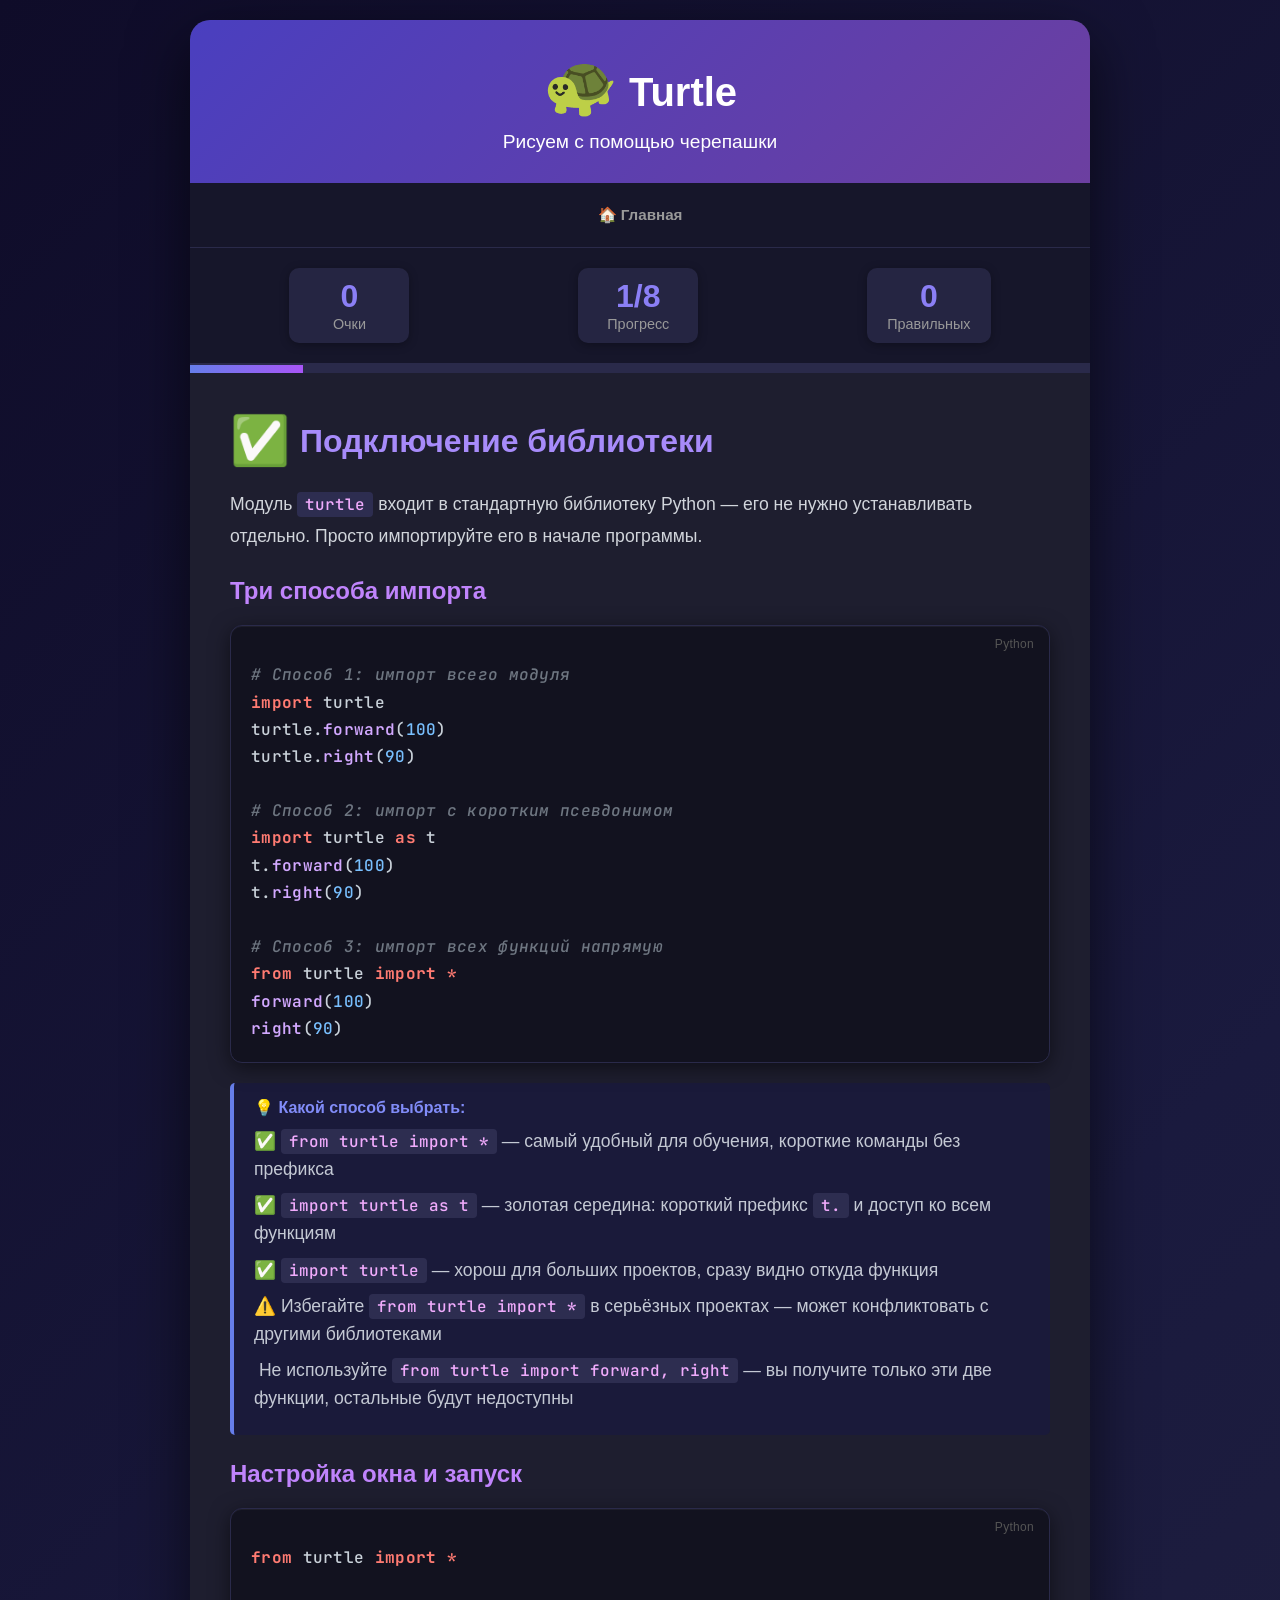
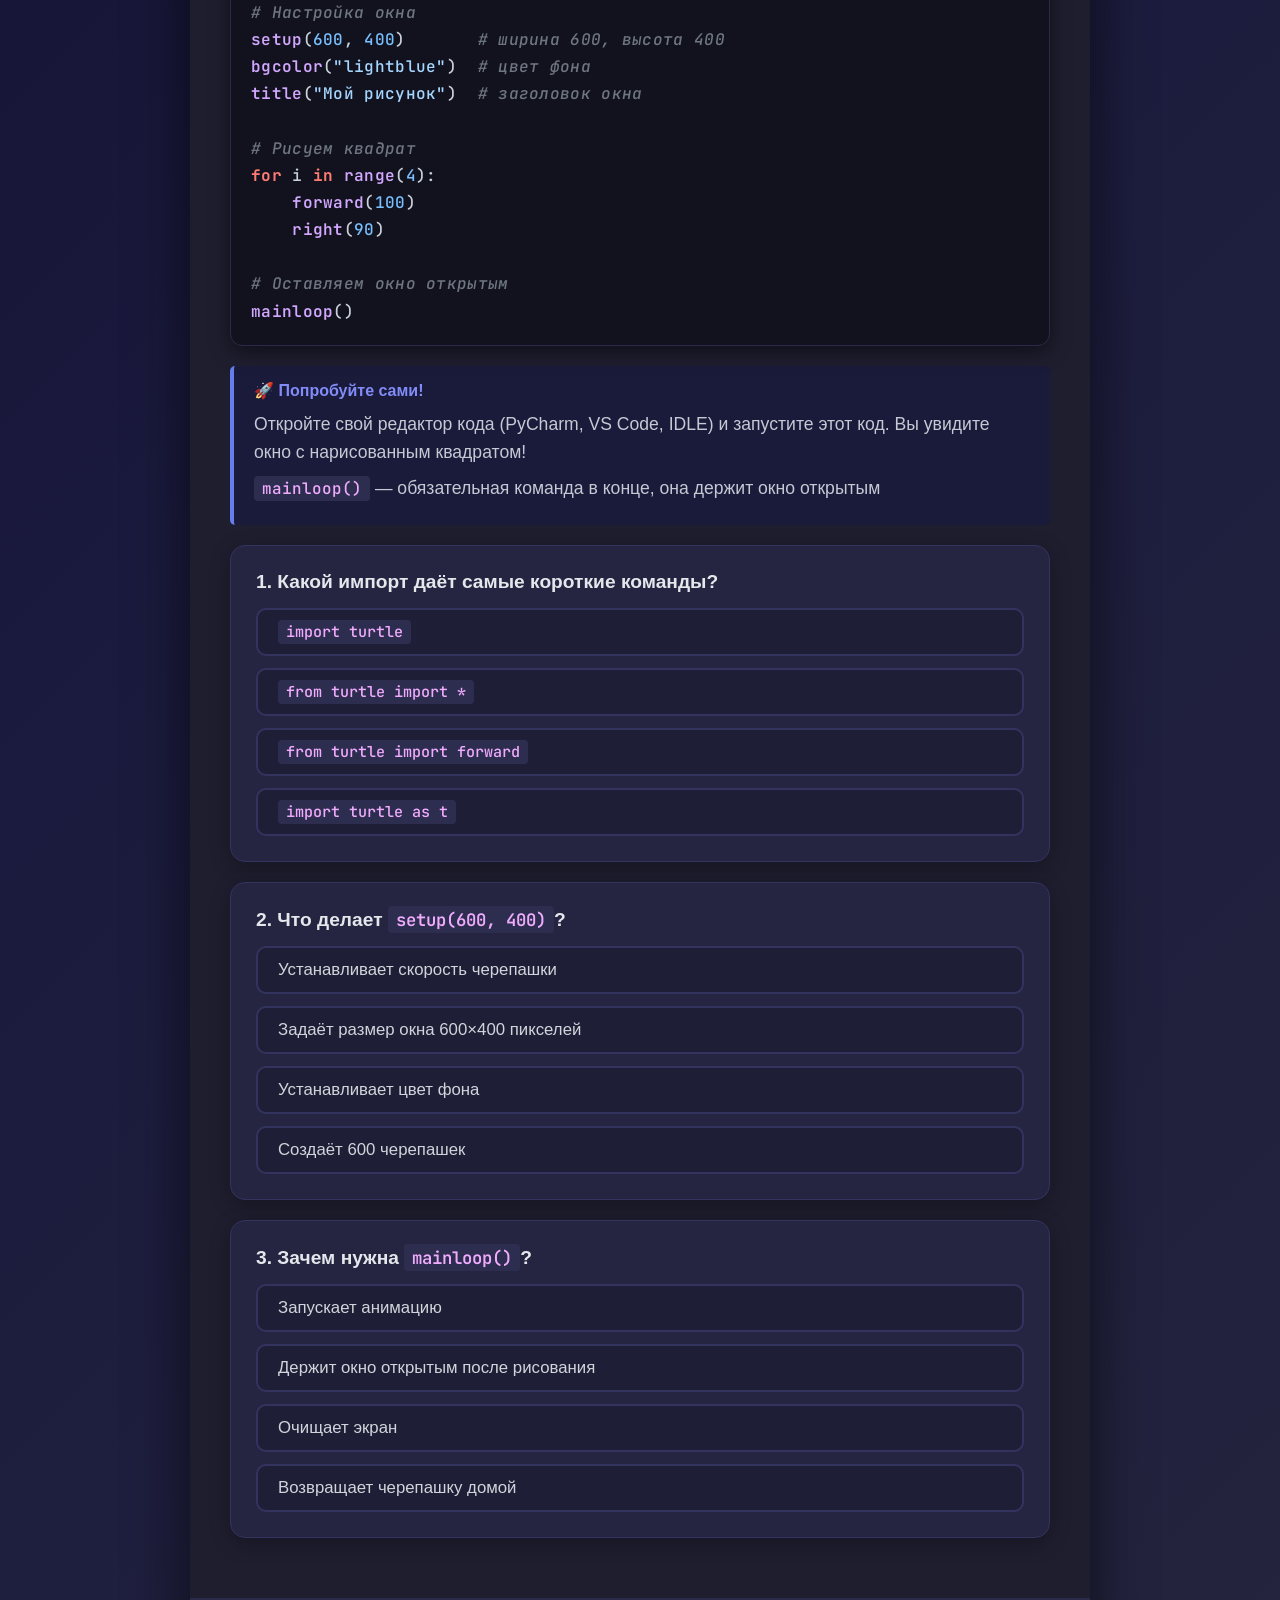
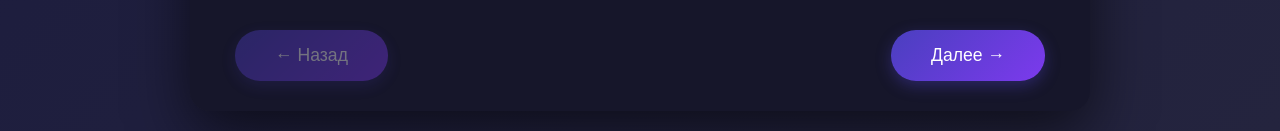
<file: turtle.html>
<!DOCTYPE html>
<html lang="ru">
<head>
    <meta charset="UTF-8">
    <meta name="viewport" content="width=device-width, initial-scale=1.0">
    <title>Turtle — Python</title>
    <link rel="stylesheet" href="style.css">
    <link rel="stylesheet" href="turtle.css">
</head>
<body>
    <div class="container">
        <div class="header">
            <h1><span class="emoji-icon">🐢</span> Turtle</h1>
            <p>Рисуем с помощью черепашки</p>
        </div>

        <nav class="page-nav">
            <a href="index.html" class="page-link">🏠 Главная</a>
        </nav>

        <div class="stats">
            <div class="stat-item">
                <span class="stat-value" id="score">0</span>
                <span class="stat-label">Очки</span>
            </div>
            <div class="stat-item">
                <span class="stat-value" id="progress">1/8</span>
                <span class="stat-label">Прогресс</span>
            </div>
            <div class="stat-item">
                <span class="stat-value" id="correct">0</span>
                <span class="stat-label">Правильных</span>
            </div>
        </div>

        <div class="progress-bar">
            <div class="progress-fill" id="progressFill"></div>
        </div>

        <div class="content">
            <!-- Раздел 1: Подключение turtle -->
            <div class="lesson-section active" id="section1">
                <h2><span class="emoji-icon">✅</span> Подключение библиотеки</h2>
                <p>Модуль <code>turtle</code> входит в стандартную библиотеку Python — его не нужно устанавливать отдельно. Просто импортируйте его в начале программы.</p>

                <h3>Три способа импорта</h3>
                <div class="code-block"><span class="com"># Способ 1: импорт всего модуля</span>
<span class="kw">import</span> <span class="var">turtle</span>
<span class="var">turtle</span>.<span class="func">forward</span>(<span class="num">100</span>)
<span class="var">turtle</span>.<span class="func">right</span>(<span class="num">90</span>)

<span class="com"># Способ 2: импорт с коротким псевдонимом</span>
<span class="kw">import</span> <span class="var">turtle</span> <span class="kw">as</span> <span class="var">t</span>
<span class="var">t</span>.<span class="func">forward</span>(<span class="num">100</span>)
<span class="var">t</span>.<span class="func">right</span>(<span class="num">90</span>)

<span class="com"># Способ 3: импорт всех функций напрямую</span>
<span class="kw">from</span> <span class="var">turtle</span> <span class="kw">import</span> <span class="op">*</span>
<span class="func">forward</span>(<span class="num">100</span>)
<span class="func">right</span>(<span class="num">90</span>)</div>

<div class="example-box">
    <strong>💡 Какой способ выбрать:</strong>
    <p>✅ <code>from turtle import *</code> — самый удобный для обучения, короткие команды без префикса</p>
    <p>✅ <code>import turtle as t</code> — золотая середина: короткий префикс <code>t.</code> и доступ ко всем функциям</p>
    <p>✅ <code>import turtle</code> — хорош для больших проектов, сразу видно откуда функция</p>
    <p>⚠️ Избегайте <code>from turtle import *</code> в серьёзных проектах — может конфликтовать с другими библиотеками</p>
    <p>️ Не используйте <code>from turtle import forward, right</code> — вы получите только эти две функции, остальные будут недоступны</p>
</div>

                <h3>Настройка окна и запуск</h3>
                <div class="code-block"><span class="kw">from</span> <span class="var">turtle</span> <span class="kw">import</span> <span class="op">*</span>

<span class="com"># Настройка окна</span>
<span class="func">setup</span>(<span class="num">600</span>, <span class="num">400</span>)       <span class="com"># ширина 600, высота 400</span>
<span class="func">bgcolor</span>(<span class="str">"lightblue"</span>)  <span class="com"># цвет фона</span>
<span class="func">title</span>(<span class="str">"Мой рисунок"</span>)  <span class="com"># заголовок окна</span>

<span class="com"># Рисуем квадрат</span>
<span class="kw">for</span> <span class="var">i</span> <span class="kw">in</span> <span class="func">range</span>(<span class="num">4</span>):
    <span class="func">forward</span>(<span class="num">100</span>)
    <span class="func">right</span>(<span class="num">90</span>)

<span class="com"># Оставляем окно открытым</span>
<span class="func">mainloop</span>()</div>

                <div class="example-box">
                    <strong>🚀 Попробуйте сами!</strong>
                    <p>Откройте свой редактор кода (PyCharm, VS Code, IDLE) и запустите этот код. Вы увидите окно с нарисованным квадратом!</p>
                    <p><code>mainloop()</code> — обязательная команда в конце, она держит окно открытым</p>
                </div>

                <div class="quiz-container">
                    <div class="quiz-question">1. Какой импорт даёт самые короткие команды?</div>
                    <div class="quiz-options">
                        <div class="quiz-option" data-correct="false"><code>import turtle</code></div>
                        <div class="quiz-option" data-correct="true"><code>from turtle import *</code></div>
                        <div class="quiz-option" data-correct="false"><code>from turtle import forward</code></div>
                        <div class="quiz-option" data-correct="false"><code>import turtle as t</code></div>
                    </div>
                </div>
                <div class="quiz-container">
                    <div class="quiz-question">2. Что делает <code>setup(600, 400)</code>?</div>
                    <div class="quiz-options">
                        <div class="quiz-option" data-correct="false">Устанавливает скорость черепашки</div>
                        <div class="quiz-option" data-correct="true">Задаёт размер окна 600×400 пикселей</div>
                        <div class="quiz-option" data-correct="false">Устанавливает цвет фона</div>
                        <div class="quiz-option" data-correct="false">Создаёт 600 черепашек</div>
                    </div>
                </div>
                <div class="quiz-container">
                    <div class="quiz-question">3. Зачем нужна <code>mainloop()</code>?</div>
                    <div class="quiz-options">
                        <div class="quiz-option" data-correct="false">Запускает анимацию</div>
                        <div class="quiz-option" data-correct="true">Держит окно открытым после рисования</div>
                        <div class="quiz-option" data-correct="false">Очищает экран</div>
                        <div class="quiz-option" data-correct="false">Возвращает черепашку домой</div>
                    </div>
                </div>
            </div>

            <!-- Раздел 2: Движение и повороты -->
            <div class="lesson-section" id="section2">
                <h2><span class="emoji-icon"></span> Движение и повороты</h2>
                <p>Черепашка начинает в центре экрана и смотрит вправо (на восток). Она может двигаться вперёд/назад и поворачиваться.</p>

                <div class="code-block"><span class="func">forward</span>(<span class="num">100</span>)   <span class="com"># пройти вперёд 100 пикселей</span>
<span class="func">backward</span>(<span class="num">50</span>)  <span class="com"># пройти назад 50 пикселей</span>
<span class="func">right</span>(<span class="num">90</span>)    <span class="com"># повернуть направо на 90°</span>
<span class="func">left</span>(<span class="num">45</span>)     <span class="com"># повернуть налево на 45°</span></div>

                <h3>Абсолютный поворот: setheading()</h3>
<p>В отличие от <code>left()</code> и <code>right()</code>, которые поворачивают <em>относительно текущего направления</em>, команда <code>setheading()</code> задаёт <strong>абсолютное направление</strong>. Угол указывается <strong>в градусах</strong>:</p>

<div class="code-block"><span class="func">setheading</span>(<span class="num">0</span>)    <span class="com"># смотреть на восток (вправо) →</span>
<span class="func">setheading</span>(<span class="num">90</span>)   <span class="com"># смотреть на север (вверх) ↑</span>
<span class="func">setheading</span>(<span class="num">180</span>)  <span class="com"># смотреть на запад (влево) ←</span>
<span class="func">setheading</span>(<span class="num">270</span>)  <span class="com"># смотреть на юг (вниз) ↓</span>
<span class="func">setheading</span>(<span class="num">-90</span>)  <span class="com"># тоже самое, что 270 (вниз) ↓</span>

<span class="com"># Разница:</span>
<span class="func">right</span>(<span class="num">90</span>)        <span class="com"># повернуть на 90° от текущего направления</span>
<span class="func">setheading</span>(<span class="num">90</span>)   <span class="com"># всегда смотреть вверх,</span>
                 <span class="com"># независимо от текущего направления</span></div>
<div class="svg-example">
    <svg viewBox="0 0 300 260" class="turtle-svg" style="max-width: 320px;">
        <!-- Фоновый круг -->
        <circle cx="140" cy="130" r="100" fill="none" stroke="#2a2a4a" stroke-width="2"/>
        
        <!-- Вспомогательные линии -->
        <line x1="140" y1="30" x2="140" y2="230" stroke="#2a2a4a" stroke-width="1" stroke-dasharray="4"/>
        <line x1="40" y1="130" x2="240" y2="130" stroke="#2a2a4a" stroke-width="1" stroke-dasharray="4"/>
        
        <!-- Стрелка 0° (восток) -->
        <line x1="140" y1="130" x2="230" y2="130" stroke="#667eea" stroke-width="3"/>
        <polygon points="230,125 240,130 230,135" fill="#667eea"/>
        <text x="242" y="125" font-size="14" fill="#a78bfa" font-weight="bold">0°</text>
        <text x="242" y="145" font-size="11" fill="#999">восток →</text>
        
        <!-- Стрелка 90° (север) -->
        <line x1="140" y1="130" x2="140" y2="40" stroke="#667eea" stroke-width="3"/>
        <polygon points="135,40 140,30 145,40" fill="#667eea"/>
        <text x="145" y="35" font-size="14" fill="#a78bfa" font-weight="bold">90°</text>
        <text x="145" y="52" font-size="11" fill="#999">север ↑</text>
        
        <!-- Стрелка 180° (запад) -->
        <line x1="140" y1="130" x2="50" y2="130" stroke="#667eea" stroke-width="3"/>
        <polygon points="50,125 40,130 50,135" fill="#667eea"/>
        <text x="5" y="125" font-size="14" fill="#a78bfa" font-weight="bold">180°</text>
        <text x="5" y="145" font-size="11" fill="#999">← запад</text>
        
        <!-- Стрелка 270° / -90° (юг) -->
        <line x1="140" y1="130" x2="140" y2="220" stroke="#667eea" stroke-width="3"/>
        <polygon points="135,220 140,230 145,220" fill="#667eea"/>
        <text x="145" y="225" font-size="14" fill="#a78bfa" font-weight="bold">270°</text>
        <text x="145" y="242" font-size="11" fill="#999">↓ юг</text>
        
        <!-- Дуга показывающая направление отсчёта -->
        <path d="M 160 130 A 20 20 0 0 0 140 110" fill="none" stroke="#22c55e" stroke-width="2" marker-end="url(#arrowhead)"/>
        <defs>
            <marker id="arrowhead" markerWidth="6" markerHeight="6" refX="5" refY="3" orient="auto">
                <polygon points="0 0, 6 3, 0 6" fill="#22c55e"/>
            </marker>
        </defs>
        <text x="165" y="115" font-size="11" fill="#22c55e">+90°</text>
        
        <!-- Центр -->
        <circle cx="140" cy="130" r="5" fill="#22c55e"/>
        
        <!-- Подпись про отрицательные углы -->
        <text x="10" y="255" font-size="11" fill="#f0abfc" font-style="italic">-90° = 270° (вниз)</text>
    </svg>
</div>
<div class="example-box">
    <strong>💡 Как работает отсчёт углов:</strong>
    <p>✅ Углы отсчитываются <strong>против часовой стрелки</strong> от направления "вправо" (0°)</p>
    <p>✅ <code>setheading(90)</code> — поворот на 90° против часовой = вверх</p>
    <p>✅ <code>setheading(-90)</code> — поворот на 90° по часовой = вниз (то же, что 270°)</p>
    <p>✅ Отрицательные углы — это поворот <strong>по часовой стрелке</strong></p>
    <p>✅ <code>setheading(360)</code> = <code>setheading(0)</code> — полный оборот</p>
</div>

                <div class="quiz-container">
                    <div class="quiz-question">1. Что делает <code>forward(50)</code>?</div>
                    <div class="quiz-options">
                        <div class="quiz-option" data-correct="false">Поворачивает на 50°</div>
                        <div class="quiz-option" data-correct="true">Двигается вперёд на 50 пикселей</div>
                        <div class="quiz-option" data-correct="false">Рисует круг радиусом 50</div>
                        <div class="quiz-option" data-correct="false">Меняет цвет на 50</div>
                    </div>
                </div>
                <div class="quiz-container">
                    <div class="quiz-question">2. В чём разница между <code>right(90)</code> и <code>setheading(90)</code>?</div>
                    <div class="quiz-options">
                        <div class="quiz-option" data-correct="false">Никакой разницы</div>
                        <div class="quiz-option" data-correct="true"><code>right</code> поворачивает относительно текущего направления, <code>setheading</code> задаёт абсолютное направление</div>
                        <div class="quiz-option" data-correct="false"><code>right</code> быстрее работает</div>
                        <div class="quiz-option" data-correct="false"><code>setheading</code> рисует линию</div>
                    </div>
                </div>
                <div class="quiz-container">
                    <div class="quiz-question">3. Какое направление задаёт <code>setheading(0)</code>?</div>
                    <div class="quiz-options">
                        <div class="quiz-option" data-correct="false">Вверх (север)</div>
                        <div class="quiz-option" data-correct="true">Вправо (восток)</div>
                        <div class="quiz-option" data-correct="false">Влево (запад)</div>
                        <div class="quiz-option" data-correct="false">Вниз (юг)</div>
                    </div>
                </div>
            </div>

            <!-- Раздел 3: Рисование фигур -->
            <div class="lesson-section" id="section3">
                <h2><span class="emoji-icon">🔷</span> Рисование фигур</h2>
                <p>С помощью циклов можно рисовать правильные многоугольники. Также есть специальные команды для кругов и точек.</p>

                <h3>Квадрат и треугольник</h3>
                <div class="code-block"><span class="com"># Квадрат</span>
<span class="kw">for</span> <span class="var">i</span> <span class="kw">in</span> <span class="func">range</span>(<span class="num">4</span>):
    <span class="func">forward</span>(<span class="num">100</span>)
    <span class="func">right</span>(<span class="num">90</span>)

<span class="com"># Треугольник</span>
<span class="kw">for</span> <span class="var">i</span> <span class="kw">in</span> <span class="func">range</span>(<span class="num">3</span>):
    <span class="func">forward</span>(<span class="num">100</span>)
    <span class="func">right</span>(<span class="num">120</span>)</div>

                <div class="example-box">
                    <strong>💡 Формула угла поворота:</strong>
                    <p>Для правильного n-угольника угол поворота = <code>360 / n</code></p>
                    <p>Квадрат (4 стороны): 360 / 4 = <strong>90°</strong></p>
                    <p>Треугольник (3 стороны): 360 / 3 = <strong>120°</strong></p>
                    <p>Шестиугольник (6 сторон): 360 / 6 = <strong>60°</strong></p>
                </div>

                <h3>Круг и точка</h3>
                <div class="code-block"><span class="com"># Круг — рисует окружность заданного радиуса</span>
<span class="func">circle</span>(<span class="num">50</span>)    <span class="com"># круг радиусом 50 пикселей</span>
<span class="func">circle</span>(<span class="num">30</span>)    <span class="com"># круг радиусом 30 пикселей</span>

<span class="com"># Точка — рисует заполненный кружок заданного размера</span>
<span class="func">dot</span>(<span class="num">20</span>)       <span class="com"># точка диаметром 20 пикселей</span>
<span class="func">dot</span>(<span class="num">10</span>, <span class="str">"red"</span>) <span class="com"># красная точка диаметром 10</span></div>

                <div class="example-box">
                    <strong> Разница между circle() и dot():</strong>
                    <p><code>circle(r)</code> — рисует <strong>окружность</strong> (контур), черепашка движется по кругу</p>
                    <p><code>dot(size)</code> — рисует <strong>заполненную точку</strong>, черепашка остаётся на месте</p>
                    <p><code>dot()</code> удобен для точек на графике или создания узоров</p>
                </div>

                <div class="quiz-container">
                    <div class="quiz-question">1. Какой угол поворота нужен для шестиугольника?</div>
                    <div class="quiz-options">
                        <div class="quiz-option" data-correct="false">90°</div>
                        <div class="quiz-option" data-correct="false">120°</div>
                        <div class="quiz-option" data-correct="true">60°</div>
                        <div class="quiz-option" data-correct="false">45°</div>
                    </div>
                </div>
                <div class="quiz-container">
                    <div class="quiz-question">2. В чём разница между <code>circle(50)</code> и <code>dot(50)</code>?</div>
                    <div class="quiz-options">
                        <div class="quiz-option" data-correct="false">Никакой разницы</div>
                        <div class="quiz-option" data-correct="true"><code>circle</code> рисует контур окружности, <code>dot</code> рисует заполненную точку</div>
                        <div class="quiz-option" data-correct="false"><code>circle</code> быстрее</div>
                        <div class="quiz-option" data-correct="false"><code>dot</code> рисует квадрат</div>
                    </div>
                </div>
                <div class="quiz-container">
                    <div class="quiz-question">3. Что нарисует этот код:</div>
                    <pre class="quiz-code">for i in range(3):
    forward(100)
    right(120)</pre>
                    <div class="quiz-options">
                        <div class="quiz-option" data-correct="false">
                            <svg viewBox="0 0 60 60" width="60" height="60"><rect x="10" y="10" width="40" height="40" fill="none" stroke="#667eea" stroke-width="2"/></svg>
                            Квадрат
                        </div>
                        <div class="quiz-option" data-correct="true">
                            <svg viewBox="0 0 60 60" width="60" height="60"><polygon points="30,10 50,45 10,45" fill="none" stroke="#667eea" stroke-width="2"/></svg>
                            Треугольник
                        </div>
                        <div class="quiz-option" data-correct="false">
                            <svg viewBox="0 0 60 60" width="60" height="60"><circle cx="30" cy="30" r="20" fill="none" stroke="#667eea" stroke-width="2"/></svg>
                            Круг
                        </div>
                        <div class="quiz-option" data-correct="false">
                            <svg viewBox="0 0 60 60" width="60" height="60"><polygon points="30,8 36,24 54,24 40,34 45,50 30,41 15,50 20,34 6,24 24,24" fill="none" stroke="#667eea" stroke-width="1.5"/></svg>
                            Звезда
                        </div>
                    </div>
                </div>
            </div>

            <!-- Раздел 4: Цвета и заполнение -->
            <div class="lesson-section" id="section4">
                <h2><span class="emoji-icon">🎨</span> Цвета и заполнение</h2>
                <p>Можно менять цвет пера, цвет фона и заполнять фигуры цветом.</p>

                <h3>Именованные цвета</h3>
                <div class="code-block"><span class="func">color</span>(<span class="str">"red"</span>)        <span class="com"># красный</span>
<span class="func">color</span>(<span class="str">"blue"</span>)       <span class="com"># синий</span>
<span class="func">color</span>(<span class="str">"green"</span>)      <span class="com"># зелёный</span>
<span class="func">color</span>(<span class="str">"yellow"</span>)     <span class="com"># жёлтый</span>
<span class="func">color</span>(<span class="str">"purple"</span>)     <span class="com"># фиолетовый</span>
<span class="func">color</span>(<span class="str">"orange"</span>)     <span class="com"># оранжевый</span>

<span class="func">bgcolor</span>(<span class="str">"lightblue"</span>) <span class="com"># цвет фона окна</span></div>

                <h3>Цвета в формате RGB</h3>
<div class="code-block"><span class="com"># ⚠️ Важно! Без этой строки RGB цвета не работают!</span>
<span class="com"># По умолчанию turtle использует режим 0.0–1.0</span>
<span class="var">t</span>.<span class="func">Screen</span>().<span class="func">colormode</span>(<span class="num">255</span>)

<span class="com"># RGB — красный, зелёный, синий (от 0 до 255)</span>
<span class="func">color</span>(<span class="num">255</span>, <span class="num">0</span>, <span class="num">0</span>)       <span class="com"># красный</span>
<span class="func">color</span>(<span class="num">0</span>, <span class="num">255</span>, <span class="num">0</span>)       <span class="com"># зелёный</span>
<span class="func">color</span>(<span class="num">0</span>, <span class="num">0</span>, <span class="num">255</span>)       <span class="com"># синий</span>
<span class="func">color</span>(<span class="num">255</span>, <span class="num">255</span>, <span class="num">0</span>)     <span class="com"># жёлтый</span>
<span class="func">color</span>(<span class="num">128</span>, <span class="num">0</span>, <span class="num">128</span>)     <span class="com"># фиолетовый</span>

<span class="com"># Можно использовать кортеж</span>
<span class="func">color</span>((<span class="num">255</span>, <span class="num">128</span>, <span class="num">0</span>))   <span class="com"># оранжевый</span></div>

<div class="example-box">
    <strong>⚠️ Почему нужна colormode(255):</strong>
    <p>По умолчанию turtle работает в режиме <code>colormode(1.0)</code>, где цвета задаются дробными числами от 0.0 до 1.0</p>
    <p><code>Screen().colormode(255)</code> переключает режим на целые числа от 0 до 255 — как в веб-дизайне</p>
    <p>Если используете <code>from turtle import *</code>, пишите просто <code>Screen().colormode(255)</code></p>
    <p>Без этой строки <code>color(255, 0, 0)</code> вызовет ошибку <code>TurtleGraphicsError</code>!</p>
</div>
                <h3>Заполнение фигур</h3>
                <div class="code-block"><span class="func">color</span>(<span class="str">"red"</span>)
<span class="func">begin_fill</span>()        <span class="com"># начать запоминать контур</span>
<span class="kw">for</span> <span class="var">i</span> <span class="kw">in</span> <span class="func">range</span>(<span class="num">4</span>):
    <span class="func">forward</span>(<span class="num">100</span>)
    <span class="func">right</span>(<span class="num">90</span>)
<span class="func">end_fill</span>()          <span class="com"># заполнить фигуру текущим цветом</span></div>

<div class="example-box" style="margin-top: 15px;">
    <strong>💡 Разница между color(), pencolor() и fillcolor():</strong>
    <p><code>color("red")</code> — задаёт <strong>и</strong> цвет пера, <strong>и</strong> цвет заполнения</p>
    <p><code>pencolor("blue")</code> — только цвет линии (перо остаётся синим, заполнение не меняется)</p>
    <p><code>fillcolor("yellow")</code> — только цвет заполнения (перо не меняется)</p>
    <p>Пример: <code>pencolor("black")</code> + <code>fillcolor("red")</code> → чёрный контур, красная середина</p>
</div>
                <div class="example-box">
                    <strong>💡 Популярные цвета:</strong>
                    <p>Именованные: <code>"red"</code>, <code>"blue"</code>, <code>"green"</code>, <code>"yellow"</code>, <code>"purple"</code>, <code>"orange"</code>, <code>"pink"</code>, <code>"brown"</code></p>
                    <p>RGB: любой цвет можно задать тремя числами от 0 до 255</p>
                    <p>HEX: <code>color("#FF5733")</code> — тоже работает</p>
                </div>

                <div class="quiz-container">
                    <div class="quiz-question">1. Как задать красный цвет через RGB?</div>
                    <div class="quiz-options">
                        <div class="quiz-option" data-correct="false"><code>color(0, 255, 0)</code></div>
                        <div class="quiz-option" data-correct="true"><code>color(255, 0, 0)</code></div>
                        <div class="quiz-option" data-correct="false"><code>color(0, 0, 255)</code></div>
                        <div class="quiz-option" data-correct="false"><code>color(255, 255, 255)</code></div>
                    </div>
                </div>
                <div class="quiz-container">
                    <div class="quiz-question">2. Что делает <code>bgcolor("lightblue")</code>?</div>
                    <div class="quiz-options">
                        <div class="quiz-option" data-correct="false">Меняет цвет пера</div>
                        <div class="quiz-option" data-correct="true">Меняет цвет фона окна</div>
                        <div class="quiz-option" data-correct="false">Заполняет фигуру голубым</div>
                        <div class="quiz-option" data-correct="false">Создаёт голубую черепашку</div>
                    </div>
                </div>
                <div class="quiz-container">
                    <div class="quiz-question">3. Что нарисует этот код:</div>
                    <pre class="quiz-code">color("blue")
pensize(3)
for i in range(4):
    forward(80)
    right(90)</pre>
                    <div class="quiz-options">
                        <div class="quiz-option" data-correct="false">
                            <svg viewBox="0 0 60 60" width="60" height="60"><polygon points="30,10 50,45 10,45" fill="none" stroke="#667eea" stroke-width="2"/></svg>
                            Синий треугольник
                        </div>
                        <div class="quiz-option" data-correct="true">
                            <svg viewBox="0 0 60 60" width="60" height="60"><rect x="10" y="10" width="40" height="40" fill="none" stroke="#667eea" stroke-width="3"/></svg>
                            Синий квадрат с толстой линией
                        </div>
                        <div class="quiz-option" data-correct="false">
                            <svg viewBox="0 0 60 60" width="60" height="60"><rect x="10" y="10" width="40" height="40" fill="none" stroke="#667eea" stroke-width="1"/></svg>
                            Синий квадрат с тонкой линией
                        </div>
                        <div class="quiz-option" data-correct="false">
                            <svg viewBox="0 0 60 60" width="60" height="60"><circle cx="30" cy="30" r="20" fill="none" stroke="#667eea" stroke-width="3"/></svg>
                            Синий круг
                        </div>
                    </div>
                </div>
            </div>

            <!-- Раздел 5: Управление черепашкой -->
            <div class="lesson-section" id="section5">
                <h2><span class="emoji-icon"></span> Управление черепашкой</h2>
                <p>Можно менять внешний вид черепашки, скорость, оставлять отпечатки и писать текст.</p>

                <h3>Форма черепашки</h3>
                <div class="code-block"><span class="func">shape</span>(<span class="str">"turtle"</span>)   <span class="com"># черепашка (по умолчанию)</span>
<span class="func">shape</span>(<span class="str">"arrow"</span>)    <span class="com"># стрелка</span>
<span class="func">shape</span>(<span class="str">"circle"</span>)   <span class="com"># круг</span>
<span class="func">shape</span>(<span class="str">"square"</span>)   <span class="com"># квадрат</span>
<span class="func">shape</span>(<span class="str">"triangle"</span>) <span class="com"># треугольник</span>
<span class="func">shape</span>(<span class="str">"classic"</span>)  <span class="com"># классическая стрелка</span></div>

                <h3>Скорость</h3>
                <div class="code-block"><span class="func">speed</span>(<span class="num">1</span>)   <span class="com"># медленно</span>
<span class="func">speed</span>(<span class="num">5</span>)   <span class="com"># нормально</span>
<span class="func">speed</span>(<span class="num">10</span>)  <span class="com"># быстро</span>
<span class="func">speed</span>(<span class="num">0</span>)   <span class="com"># мгновенно (без анимации)</span></div>

                <h3>Отпечатки и видимость</h3>
                <div class="code-block"><span class="func">stamp</span>()          <span class="com"># оставить отпечаток черепашки</span>
<span class="func">hideturtle</span>()    <span class="com"># скрыть черепашку</span>
<span class="func">showturtle</span>()    <span class="com"># показать черепашку</span>

<span class="com"># Написать текст</span>
<span class="func">write</span>(<span class="str">"Привет!"</span>, <span class="var">font</span>=(<span class="str">"Arial"</span>, <span class="num">16</span>, <span class="str">"bold"</span>))</div>

                <div class="example-box">
                    <strong>💡 Пример использования stamp():</strong>
                    <p><code>stamp()</code> оставляет "след" черепашки в текущей позиции — удобно для создания узоров из одинаковых фигур</p>
                </div>

                <div class="quiz-container">
                    <div class="quiz-question">1. Что делает <code>shape("arrow")</code>?</div>
                    <div class="quiz-options">
                        <div class="quiz-option" data-correct="false">Рисует стрелку</div>
                        <div class="quiz-option" data-correct="true">Меняет форму черепашки на стрелку</div>
                        <div class="quiz-option" data-correct="false">Направляет черепашку вперёд</div>
                        <div class="quiz-option" data-correct="false">Удаляет черепашку</div>
                    </div>
                </div>
                <div class="quiz-container">
                    <div class="quiz-question">2. Какое значение <code>speed()</code> даёт мгновенное рисование?</div>
                    <div class="quiz-options">
                        <div class="quiz-option" data-correct="false"><code>speed(1)</code></div>
                        <div class="quiz-option" data-correct="false"><code>speed(10)</code></div>
                        <div class="quiz-option" data-correct="true"><code>speed(0)</code></div>
                        <div class="quiz-option" data-correct="false"><code>speed(100)</code></div>
                    </div>
                </div>
                <div class="quiz-container">
                    <div class="quiz-question">3. Что делает <code>stamp()</code>?</div>
                    <div class="quiz-options">
                        <div class="quiz-option" data-correct="false">Стирает рисунок</div>
                        <div class="quiz-option" data-correct="true">Оставляет отпечаток черепашки в текущей позиции</div>
                        <div class="quiz-option" data-correct="false">Печатает текст на экране</div>
                        <div class="quiz-option" data-correct="false">Сохраняет рисунок в файл</div>
                    </div>
                </div>
            </div>

           <!-- Раздел 6: Циклы и паттерны -->
<div class="lesson-section" id="section6">
    <h2><span class="emoji-icon">✨</span> Циклы и паттерны</h2>
    <p>С помощью циклов можно создавать красивые узоры.</p>

    <h3>Звезда</h3>
    <div class="code-block"><span class="kw">for</span> <span class="var">i</span> <span class="kw">in</span> <span class="func">range</span>(<span class="num">5</span>):
    <span class="func">forward</span>(<span class="num">100</span>)
    <span class="func">right</span>(<span class="num">144</span>)</div>

    <h3>Спираль</h3>
    <div class="code-block"><span class="com"># Спираль</span>
<span class="kw">for</span> <span class="var">i</span> <span class="kw">in</span> <span class="func">range</span>(<span class="num">50</span>):
    <span class="func">forward</span>(<span class="var">i</span> <span class="op">*</span> <span class="num">3</span>)
    <span class="func">right</span>(<span class="num">61</span>)</div>

    <h3>Цветок</h3>
    <div class="code-block"><span class="kw">for</span> <span class="var">i</span> <span class="kw">in</span> <span class="func">range</span>(<span class="num">6</span>):
    <span class="func">circle</span>(<span class="num">50</span>)
    <span class="func">right</span>(<span class="num">60</span>)</div>

    <div class="example-box">
        <strong>🧪 Экспериментируйте!</strong>
        <p><strong>Попробуйте в песочнице</strong> (найдёте на следующей странице) или в своём редакторе кода — запустите эти примеры и поэкспериментируйте:</p>
        <p>🔸 <strong>Меняйте углы</strong>: вместо <code>right(61)</code> попробуйте <code>right(60)</code>, <code>right(89)</code>, <code>right(120)</code> — каждый угол создаёт уникальный узор!</p>
        <p>🔸 <strong>Меняйте количество итераций</strong>: вместо <code>range(50)</code> или <code>range(6)</code> поставьте другое число — узор изменится!</p>
        <p> <strong>Комбинируйте</strong>: меняйте и угол, и количество кругов одновременно — создавайте свои собственные узоры!</p>
    </div>

    <div class="quiz-container">
        <div class="quiz-question">1. Какой угол поворота для звезды с 5 лучами?</div>
        <div class="quiz-options">
            <div class="quiz-option" data-correct="false">72°</div>
            <div class="quiz-option" data-correct="true">144°</div>
            <div class="quiz-option" data-correct="false">120°</div>
            <div class="quiz-option" data-correct="false">90°</div>
        </div>
    </div>
    <div class="quiz-container">
        <div class="quiz-question">2. Что происходит в спирали на каждой итерации?</div>
        <div class="quiz-options">
            <div class="quiz-option" data-correct="false">Длина линии уменьшается</div>
            <div class="quiz-option" data-correct="true">Длина линии увеличивается</div>
            <div class="quiz-option" data-correct="false">Угол поворота меняется</div>
            <div class="quiz-option" data-correct="false">Цвет меняется</div>
        </div>
    </div>
    <div class="quiz-container">
        <div class="quiz-question">3. Что нарисует этот код:</div>
        <pre class="quiz-code">for i in range(6):
    forward(50)
    right(60)</pre>
        <div class="quiz-options">
            <div class="quiz-option" data-correct="false">
                <svg viewBox="0 0 60 60" width="60" height="60"><polygon points="30,10 50,45 10,45" fill="none" stroke="#667eea" stroke-width="2"/></svg>
                Треугольник
            </div>
            <div class="quiz-option" data-correct="false">
                <svg viewBox="0 0 60 60" width="60" height="60"><rect x="10" y="10" width="40" height="40" fill="none" stroke="#667eea" stroke-width="2"/></svg>
                Квадрат
            </div>
            <div class="quiz-option" data-correct="true">
                <svg viewBox="0 0 60 60" width="60" height="60"><polygon points="30,10 50,20 50,40 30,50 10,40 10,20" fill="none" stroke="#667eea" stroke-width="2"/></svg>
                Шестиугольник
            </div>
            <div class="quiz-option" data-correct="false">
                <svg viewBox="0 0 60 60" width="60" height="60"><polygon points="30,8 36,24 54,24 40,34 45,50 30,41 15,50 20,34 6,24 24,24" fill="none" stroke="#667eea" stroke-width="1.5"/></svg>
                Звезда
            </div>
        </div>
    </div>
</div>

            <!-- Раздел 7: Песочница -->
            <div class="lesson-section" id="section7">
                <h2><span class="emoji-icon">🎨</span> Песочница</h2>
                <p>Попробуй рисовать прямо здесь! Пиши код слева — смотри результат справа.</p>

                <div class="turtle-sandbox">
                    <div class="sandbox-editor">
                        <h3>Код Python</h3>
                        <textarea id="turtleCode" spellcheck="false"># Нарисуем квадрат
for i in range(4):
    forward(80)
    right(90)</textarea>
                        <div class="sandbox-buttons">
                            <button class="btn" onclick="runTurtle()">▶ Запустить</button>
                            <button class="btn btn-secondary" onclick="clearCanvas()">🗑 Очистить</button>
                            <button class="btn btn-secondary" onclick="toggleExamples()">📋 Примеры</button>
                        </div>
                        <div id="examplesPanel" class="examples-panel" style="display: none;">
                            <button class="example-btn" onclick="loadExample('square')">Квадрат</button>
                            <button class="example-btn" onclick="loadExample('triangle')">Треугольник</button>
                            <button class="example-btn" onclick="loadExample('star')">Звезда</button>
                            <button class="example-btn" onclick="loadExample('spiral')">Спираль</button>
                            <button class="example-btn" onclick="loadExample('flower')">Цветок</button>
                        </div>
                    </div>
                    <div class="sandbox-canvas">
                        <h3>Результат</h3>
                        <canvas id="turtleCanvas" width="400" height="400"></canvas>
                    </div>
                </div>

                <div class="example-box">
                    <strong>💡 Поддерживаемые команды:</strong>
                    <p><code>forward(n)</code>, <code>backward(n)</code>, <code>left(angle)</code>, <code>right(angle)</code></p>
                    <p><code>setheading(angle)</code>, <code>penup()</code>, <code>pendown()</code></p>
                    <p><code>color("name")</code>, <code>pensize(n)</code>, <code>circle(r)</code>, <code>dot(size)</code></p>
                    <p><code>goto(x, y)</code>, <code>home()</code>, <code>begin_fill()</code>, <code>end_fill()</code></p>
                    <p>Циклы: <code>for i in range(n):</code></p>
                </div>
            </div>

            <!-- Раздел 8: Итоговый тест -->
            <div class="lesson-section" id="section8">
                <h2><span class="emoji-icon"></span> Итоговый тест</h2>
                <div class="final-test-header">
                    <h3 style="margin:0; color:#856404;">10 вопросов, 7 минут. Удачи!</h3>
                </div>

                <div class="global-timer" id="globalTimer">⏱️ 7:00</div>
                <div class="final-test-stats" id="finalTestStats" style="display: none;"></div>

                <div class="quiz-container final-q">
                    <div class="quiz-question">1. Что нарисует черепашка?</div>
                    <pre class="quiz-code">for i in range(4):
    forward(100)
    right(90)</pre>
                    <div class="quiz-options">
                        <div class="quiz-option" data-correct="false">
                            <svg viewBox="0 0 60 60" width="60" height="60"><polygon points="30,10 50,45 10,45" fill="none" stroke="#667eea" stroke-width="2"/></svg>
                            Треугольник
                        </div>
                        <div class="quiz-option" data-correct="true">
                            <svg viewBox="0 0 60 60" width="60" height="60"><rect x="10" y="10" width="40" height="40" fill="none" stroke="#667eea" stroke-width="2"/></svg>
                            Квадрат
                        </div>
                        <div class="quiz-option" data-correct="false">
                            <svg viewBox="0 0 60 60" width="60" height="60"><circle cx="30" cy="30" r="20" fill="none" stroke="#667eea" stroke-width="2"/></svg>
                            Круг
                        </div>
                        <div class="quiz-option" data-correct="false">
                            <svg viewBox="0 0 60 60" width="60" height="60"><polygon points="30,8 36,24 54,24 40,34 45,50 30,41 15,50 20,34 6,24 24,24" fill="none" stroke="#667eea" stroke-width="1.5"/></svg>
                            Звезда
                        </div>
                    </div>
                </div>
                <div class="quiz-container final-q">
                    <div class="quiz-question">2. Что делает <code>penup()</code>?</div>
                    <div class="quiz-options">
                        <div class="quiz-option" data-correct="false">Прячет черепашку</div>
                        <div class="quiz-option" data-correct="true">"Поднимает перо", черепашка перестаёт оставлять след</div>
                        <div class="quiz-option" data-correct="false">Очищает экран</div>
                        <div class="quiz-option" data-correct="false">Меняет цвет пера</div>
                    </div>
                </div>
                <div class="quiz-container final-q">
                    <div class="quiz-question">3. Что нарисует этот код?</div>
                    <pre class="quiz-code">for i in range(3):
    forward(80)
    right(120)</pre>
                    <div class="quiz-options">
                        <div class="quiz-option" data-correct="true">
                            <svg viewBox="0 0 60 60" width="60" height="60"><polygon points="30,10 50,45 10,45" fill="none" stroke="#667eea" stroke-width="2"/></svg>
                            Треугольник
                        </div>
                        <div class="quiz-option" data-correct="false">
                            <svg viewBox="0 0 60 60" width="60" height="60"><rect x="10" y="10" width="40" height="40" fill="none" stroke="#667eea" stroke-width="2"/></svg>
                            Квадрат
                        </div>
                        <div class="quiz-option" data-correct="false">
                            <svg viewBox="0 0 60 60" width="60" height="60"><polygon points="30,10 35,25 50,25 38,35 42,50 30,40 18,50 22,35 10,25 25,25" fill="none" stroke="#667eea" stroke-width="2"/></svg>
                            Звезда
                        </div>
                        <div class="quiz-option" data-correct="false">
                            <svg viewBox="0 0 60 60" width="60" height="60"><line x1="10" y1="30" x2="50" y2="30" stroke="#667eea" stroke-width="2"/></svg>
                            Линия
                        </div>
                    </div>
                </div>
                <div class="quiz-container final-q">
                    <div class="quiz-question">4. Что делает <code>circle(50)</code>?</div>
                    <div class="quiz-options">
                        <div class="quiz-option" data-correct="false">Рисует квадрат 50×50</div>
                        <div class="quiz-option" data-correct="true">Рисует круг радиусом 50</div>
                        <div class="quiz-option" data-correct="false">Двигается по кругу 50 раз</div>
                        <div class="quiz-option" data-correct="false">Меняет размер черепашки на 50</div>
                    </div>
                </div>
                <div class="quiz-container final-q">
                    <div class="quiz-question">5. Что нарисует этот код?</div>
                    <pre class="quiz-code">color("red")
for i in range(4):
    forward(60)
    right(90)</pre>
                    <div class="quiz-options">
                        <div class="quiz-option" data-correct="false">
                            <svg viewBox="0 0 60 60" width="60" height="60"><rect x="10" y="10" width="40" height="40" fill="none" stroke="#667eea" stroke-width="2"/></svg>
                            Синий квадрат
                        </div>
                        <div class="quiz-option" data-correct="true">
                            <svg viewBox="0 0 60 60" width="60" height="60"><rect x="10" y="10" width="40" height="40" fill="none" stroke="#ef4444" stroke-width="2"/></svg>
                            Красный квадрат
                        </div>
                        <div class="quiz-option" data-correct="false">
                            <svg viewBox="0 0 60 60" width="60" height="60"><circle cx="30" cy="30" r="20" fill="none" stroke="#ef4444" stroke-width="2"/></svg>
                            Красный круг
                        </div>
                        <div class="quiz-option" data-correct="false">
                            <svg viewBox="0 0 60 60" width="60" height="60"><polygon points="30,10 50,45 10,45" fill="none" stroke="#ef4444" stroke-width="2"/></svg>
                            Красный треугольник
                        </div>
                    </div>
                </div>
                <div class="quiz-container final-q">
                    <div class="quiz-question">6. Что делает <code>setheading(90)</code>?</div>
                    <div class="quiz-options">
                        <div class="quiz-option" data-correct="false">Поворачивает на 90° вправо</div>
                        <div class="quiz-option" data-correct="true">Направляет черепашку вверх (на север)</div>
                        <div class="quiz-option" data-correct="false">Двигается на 90 пикселей вперёд</div>
                        <div class="quiz-option" data-correct="false">Устанавливает скорость 90</div>
                    </div>
                </div>
                <div class="quiz-container final-q">
                    <div class="quiz-question">7. Что нарисует этот код?</div>
                    <pre class="quiz-code">for i in range(5):
    forward(100)
    right(144)</pre>
                    <div class="quiz-options">
                        <div class="quiz-option" data-correct="false">
                            <svg viewBox="0 0 60 60" width="60" height="60"><polygon points="30,10 50,45 10,45" fill="none" stroke="#667eea" stroke-width="2"/></svg>
                            Треугольник
                        </div>
                        <div class="quiz-option" data-correct="false">
                            <svg viewBox="0 0 60 60" width="60" height="60"><rect x="10" y="10" width="40" height="40" fill="none" stroke="#667eea" stroke-width="2"/></svg>
                            Квадрат
                        </div>
                        <div class="quiz-option" data-correct="true">
                            <svg viewBox="0 0 60 60" width="60" height="60"><polygon points="30,8 36,24 54,24 40,34 45,50 30,41 15,50 20,34 6,24 24,24" fill="none" stroke="#667eea" stroke-width="1.5"/></svg>
                            Звезда
                        </div>
                        <div class="quiz-option" data-correct="false">
                            <svg viewBox="0 0 60 60" width="60" height="60"><circle cx="30" cy="30" r="20" fill="none" stroke="#667eea" stroke-width="2"/></svg>
                            Круг
                        </div>
                    </div>
                </div>
                <div class="quiz-container final-q">
                    <div class="quiz-question">8. Что делает <code>dot(20)</code>?</div>
                    <div class="quiz-options">
                        <div class="quiz-option" data-correct="false">Рисует круг радиусом 20</div>
                        <div class="quiz-option" data-correct="true">Рисует заполненную точку диаметром 20</div>
                        <div class="quiz-option" data-correct="false">Ставит 20 точек</div>
                        <div class="quiz-option" data-correct="false">Двигается на 20 пикселей</div>
                    </div>
                </div>
                <div class="quiz-container final-q">
                    <div class="quiz-question">9. Что нарисует этот код?</div>
                    <pre class="quiz-code">forward(50)
penup()
forward(50)
pendown()
forward(50)</pre>
                    <div class="quiz-options">
                        <div class="quiz-option" data-correct="false">
            <svg viewBox="0 0 120 30" width="120" height="30">
                <line x1="10" y1="15" x2="110" y2="15" stroke="#667eea" stroke-width="3"/>
            </svg>
            Одну длинную линию
        </div>
        <div class="quiz-option" data-correct="true">
            <svg viewBox="0 0 120 30" width="120" height="30">
                <line x1="10" y1="15" x2="45" y2="15" stroke="#667eea" stroke-width="3"/>
                <line x1="75" y1="15" x2="110" y2="15" stroke="#667eea" stroke-width="3"/>
            </svg>
            Две линии с разрывом посередине
        </div>
        <div class="quiz-option" data-correct="false">
            <svg viewBox="0 0 120 30" width="120" height="30">
                <line x1="10" y1="15" x2="45" y2="15" stroke="#667eea" stroke-width="3"/>
                <line x1="50" y1="15" x2="85" y2="15" stroke="#667eea" stroke-width="3"/>
                <line x1="90" y1="15" x2="110" y2="15" stroke="#667eea" stroke-width="3"/>
            </svg>
            Три короткие линии
        </div>
        <div class="quiz-option" data-correct="false">
            <svg viewBox="0 0 120 30" width="120" height="30">
                <line x1="10" y1="15" x2="110" y2="15" stroke="#667eea" stroke-width="3" stroke-dasharray="5,5"/>
            </svg>
            Пунктирную линию
        </div>
                    </div>
                </div>
                <div class="quiz-container final-q">
                    <div class="quiz-question">10. Что делает пара <code>begin_fill()</code> и <code>end_fill()</code>?</div>
                    <div class="quiz-options">
                        <div class="quiz-option" data-correct="false">Начинает и заканчивает рисунок</div>
                        <div class="quiz-option" data-correct="true">Заполняет нарисованную фигуру цветом</div>
                        <div class="quiz-option" data-correct="false">Сохраняет и загружает рисунок</div>
                        <div class="quiz-option" data-correct="false">Увеличивает и уменьшает черепашку</div>
                    </div>
                </div>
            </div>
        </div>

        <div class="navigation">
            <button class="btn" id="prevBtn" onclick="previousSection()" disabled>← Назад</button>
            <button class="btn" id="nextBtn" onclick="nextSection()">Далее →</button>
        </div>
    </div>

    <script src="script-turtle.js"></script>
</body>
</html>
</file>
<file: style.css>
@import url('https://fonts.googleapis.com/css2?family=JetBrains+Mono:wght@400;500;600;700&display=swap');

* {
    margin: 0;
    padding: 0;
    box-sizing: border-box;
}

body {
    font-family: 'Segoe UI', Tahoma, Geneva, Verdana, sans-serif;
    background: linear-gradient(135deg, #0f0c29 0%, #1a1a3e 50%, #24243e 100%);
    min-height: 100vh;
    padding: 20px;
    color: #e0e0e0;
}

.container {
    max-width: 900px;
    margin: 0 auto;
    background: #1e1e2f;
    border-radius: 20px;
    box-shadow: 0 20px 60px rgba(0, 0, 0, 0.6);
    overflow: hidden;
    animation: slideIn 0.6s ease-out;
}

@keyframes slideIn {
    from { opacity: 0; transform: translateY(-30px); }
    to { opacity: 1; transform: translateY(0); }
}

.header {
    background: linear-gradient(135deg, #4a3fbf 0%, #6c3fa0 100%);
    color: white;
    padding: 30px;
    text-align: center;
}

.header h1 {
    font-size: 2.5em;
    margin-bottom: 10px;
    animation: fadeInDown 0.8s ease-out;
}

.header p {
    font-size: 1.2em;
    opacity: 0.9;
    animation: fadeInUp 0.8s ease-out 0.2s both;
}

@keyframes fadeInDown {
    from { opacity: 0; transform: translateY(-20px); }
    to { opacity: 1; transform: translateY(0); }
}

@keyframes fadeInUp {
    from { opacity: 0; transform: translateY(20px); }
    to { opacity: 1; transform: translateY(0); }
}

.page-nav {
    display: flex;
    justify-content: center;
    gap: 10px;
    padding: 15px 20px;
    background: #16162a;
    border-bottom: 1px solid #2a2a4a;
}

.page-link {
    color: #999;
    text-decoration: none;
    padding: 8px 20px;
    border-radius: 20px;
    font-weight: 600;
    transition: all 0.3s;
    font-size: 0.95em;
}

.page-link:hover {
    color: #e0e0e0;
    background: #252542;
}

.page-link.active {
    color: white;
    background: linear-gradient(135deg, #4a3fbf 0%, #7c3aed 100%);
    box-shadow: 0 2px 10px rgba(74, 63, 191, 0.4);
}

.stats {
    display: flex;
    justify-content: space-around;
    padding: 20px;
    background: #16162a;
    border-bottom: 2px solid #2a2a4a;
    flex-wrap: wrap;
    gap: 10px;
}

.stat-item {
    text-align: center;
    padding: 10px 20px;
    background: #252542;
    border-radius: 10px;
    box-shadow: 0 2px 10px rgba(0, 0, 0, 0.3);
    min-width: 120px;
    transition: transform 0.3s;
}

.stat-item:hover { transform: translateY(-5px); }

.stat-value {
    font-size: 2em;
    font-weight: bold;
    color: #8b7ff5;
    display: block;
}

.stat-label {
    font-size: 0.9em;
    color: #999;
    margin-top: 5px;
}

.progress-bar {
    width: 100%;
    height: 8px;
    background: #2a2a4a;
    overflow: hidden;
}

.progress-fill {
    height: 100%;
    background: linear-gradient(90deg, #667eea 0%, #a855f7 100%);
    width: 0%;
    transition: width 0.5s ease;
}

.content {
    padding: 40px;
    min-height: 400px;
}

.lesson-section {
    display: none;
    animation: fadeIn 0.5s ease-out;
}

.lesson-section.active { display: block; }

@keyframes fadeIn {
    from { opacity: 0; transform: translateX(20px); }
    to { opacity: 1; transform: translateX(0); }
}

.lesson-section h2 {
    color: #a78bfa;
    font-size: 2em;
    margin-bottom: 20px;
    display: flex;
    align-items: center;
    gap: 10px;
}

.lesson-section h3 {
    color: #c084fc;
    font-size: 1.5em;
    margin: 25px 0 15px 0;
}

.lesson-section p, .lesson-section li {
    line-height: 1.8;
    margin-bottom: 10px;
    font-size: 1.1em;
    color: #d1d5db;
}

.lesson-section code {
    background: #2d2d50;
    color: #f0abfc;
    padding: 2px 8px;
    border-radius: 4px;
    font-family: 'JetBrains Mono', monospace;
    font-weight: 500;
    font-size: 0.9em;
}

.code-block {
    text-align: left !important;
    margin-left: 0 !important;
    margin-right: 0 !important;
    padding-left: 20px !important;
    padding-right: 20px !important;
    width: auto !important;
    max-width: 100% !important;
    box-sizing: border-box !important;
    display: block !important;
    background: #12121f;
    color: #c9d1d9;
    padding: 20px;
    border-radius: 12px;
    font-family: 'JetBrains Mono', 'Fira Code', 'Cascadia Code', monospace;
    font-weight: 500;
    margin: 20px 0;
    overflow-x: auto;
    box-shadow: 0 5px 20px rgba(0, 0, 0, 0.5), inset 0 1px 0 rgba(255,255,255,0.05);
    position: relative;
    white-space: pre;
    line-height: 1.7;
    font-size: 1em;
    border: 1px solid #2a2a4a;
    letter-spacing: 0.3px;
}

.code-block * {
    text-align: left !important;
}

.code-block::before {
    content: 'Python';
    position: absolute;
    top: 8px;
    right: 15px;
    font-size: 0.75em;
    color: #555;
    font-family: 'Segoe UI', sans-serif;
    font-weight: 400;
}

.kw { color: #ff7b72; font-weight: 700; }
.str { color: #a5d6ff; }
.com { color: #6e7681; font-style: italic; }
.func { color: #d2a8ff; font-weight: 600; }
.num { color: #79c0ff; }
.var { color: #c9d1d9; }
.op { color: #ff7b72; }

.example-box {
    background: #1a1a3a;
    border-left: 4px solid #667eea;
    padding: 15px 20px;
    margin: 20px 0;
    border-radius: 5px;
}

.example-box strong {
    color: #818cf8;
    display: inline;
    font-weight: 700;
}

.example-box > strong:first-child {
    display: block;
    margin-bottom: 10px;
}

.example-box p {
    color: #c4c9d4;
    line-height: 1.6;
    margin-bottom: 8px;
}

.example-box p.single-line {
    margin-bottom: 12px;
}

.quiz-container {
    background: #252542;
    padding: 25px;
    border-radius: 15px;
    margin: 20px 0;
    box-shadow: 0 5px 20px rgba(0, 0, 0, 0.3);
    border: 1px solid #333360;
}

.quiz-question {
    font-size: 1.2em;
    margin-bottom: 15px;
    color: #e5e7eb;
    font-weight: 600;
}

.quiz-question code {
    background: #2d2d50;
    color: #f0abfc;
    padding: 2px 8px;
    border-radius: 4px;
    font-family: 'JetBrains Mono', monospace;
    font-weight: 600;
}

pre.quiz-code {
    display: block !important;
    margin: 15px 0 25px 0;
    font-family: 'JetBrains Mono', 'Fira Code', 'Courier New', monospace !important;
    font-size: 1.15em !important;
    background-color: #1e1e2e !important;
    color: #cdd6f4 !important;
    padding: 20px !important;
    border-radius: 10px !important;
    border: 1px solid #45475a !important;
    overflow-x: auto;
    white-space: pre !important;
    line-height: 1.6 !important;
    font-weight: 500 !important;
    box-shadow: 0 4px 12px rgba(0, 0, 0, 0.3);
    text-align: left !important;
}

.quiz-options {
    display: flex;
    flex-direction: column;
    gap: 12px;
}

.quiz-option {
    background: #1e1e36;
    border: 2px solid #333360;
    padding: 12px 20px;
    border-radius: 10px;
    cursor: pointer;
    transition: all 0.3s;
    font-size: 1.05em;
    color: #d1d5db;
}

.quiz-option:hover {
    border-color: #818cf8;
    transform: translateX(5px);
    box-shadow: 0 3px 15px rgba(129, 140, 248, 0.2);
    background: #28284a;
}

.quiz-option.correct {
    background: #14532d;
    border-color: #22c55e;
    color: #bbf7d0;
    animation: pulse 0.5s;
}

.quiz-option.incorrect {
    background: #450a0a;
    border-color: #ef4444;
    color: #fecaca;
    animation: shake 0.5s;
}

@keyframes pulse {
    0%, 100% { transform: scale(1); }
    50% { transform: scale(1.02); }
}

@keyframes shake {
    0%, 100% { transform: translateX(0); }
    25% { transform: translateX(-10px); }
    75% { transform: translateX(10px); }
}

.global-timer {
    background: linear-gradient(135deg, #4a3fbf 0%, #6c3fa0 100%);
    color: white;
    padding: 20px;
    border-radius: 15px;
    text-align: center;
    font-size: 2em;
    font-weight: bold;
    margin-bottom: 30px;
    box-shadow: 0 5px 20px rgba(74, 63, 191, 0.4);
    position: sticky;
    top: 20px;
    z-index: 100;
}

.global-timer.warning {
    background: linear-gradient(135deg, #b45309 0%, #d97706 100%);
    animation: pulse 1s infinite;
}

.global-timer.danger {
    background: linear-gradient(135deg, #b91c1c 0%, #dc2626 100%);
    animation: pulse 0.5s infinite;
}

.global-timer.finished {
    background: linear-gradient(135deg, #374151 0%, #4b5563 100%);
    animation: none;
}

.final-test-stats {
    background: linear-gradient(135deg, #065f46 0%, #059669 100%);
    color: white;
    padding: 25px;
    border-radius: 15px;
    text-align: center;
    margin-bottom: 30px;
    box-shadow: 0 5px 20px rgba(5, 150, 105, 0.4);
    animation: scaleIn 0.6s ease-out;
}

.final-test-stats h3 {
    font-size: 1.8em;
    margin-bottom: 15px;
    color: white;
}

.final-test-stats .stats-grid {
    display: grid;
    grid-template-columns: repeat(auto-fit, minmax(150px, 1fr));
    gap: 15px;
    margin-top: 20px;
}

.final-test-stats .stats-cell {
    background: rgba(255, 255, 255, 0.15);
    padding: 15px;
    border-radius: 10px;
}

.final-test-stats .stats-cell .value {
    font-size: 2em;
    font-weight: bold;
    display: block;
}

.final-test-stats .stats-cell .label {
    font-size: 0.9em;
    opacity: 0.9;
    margin-top: 5px;
}

.btn {
    background: linear-gradient(135deg, #4a3fbf 0%, #7c3aed 100%);
    color: white;
    border: none;
    padding: 15px 40px;
    border-radius: 25px;
    font-size: 1.1em;
    cursor: pointer;
    transition: all 0.3s;
    box-shadow: 0 5px 15px rgba(74, 63, 191, 0.4);
    margin: 10px 5px;
    text-decoration: none;
    display: inline-block;
    text-align: center;
}

.btn:hover {
    transform: translateY(-2px);
    box-shadow: 0 8px 25px rgba(124, 58, 237, 0.5);
}

.btn:disabled {
    opacity: 0.4;
    cursor: not-allowed;
    transform: none;
}

.navigation {
    display: flex;
    justify-content: space-between;
    padding: 20px 40px;
    background: #16162a;
    border-top: 2px solid #2a2a4a;
}

.emoji-icon {
    font-size: 1.5em;
    display: inline-block;
    animation: bounce 2s infinite;
}

@keyframes bounce {
    0%, 100% { transform: translateY(0); }
    50% { transform: translateY(-10px); }
}

.success-message {
    background: #14532d;
    color: #bbf7d0;
    padding: 15px;
    border-radius: 10px;
    margin-top: 15px;
    border-left: 4px solid #22c55e;
    animation: slideInRight 0.5s ease-out;
    font-weight: 500;
}

.success-message.error {
    background: #450a0a;
    color: #fecaca;
    border-left-color: #ef4444;
}

@keyframes slideInRight {
    from { opacity: 0; transform: translateX(50px); }
    to { opacity: 1; transform: translateX(0); }
}

.final-score {
    text-align: center;
    padding: 40px;
    background: linear-gradient(135deg, #4a3fbf 0%, #7c3aed 100%);
    color: white;
    border-radius: 15px;
    margin: 30px 0;
}

.final-score h2 {
    font-size: 2.5em;
    margin-bottom: 20px;
    color: white;
    display: block;
}

.final-score .score-value {
    font-size: 4em;
    font-weight: bold;
    margin: 20px 0;
    animation: scaleIn 1s ease-out;
}

@keyframes scaleIn {
    from { transform: scale(0); }
    to { transform: scale(1); }
}

.achievement {
    display: inline-block;
    background: rgba(255, 255, 255, 0.95);
    color: #4a3fbf;
    padding: 10px 20px;
    border-radius: 20px;
    margin: 5px;
    font-weight: bold;
    animation: popIn 0.5s ease-out;
}

@keyframes popIn {
    from { opacity: 0; transform: scale(0); }
    to { opacity: 1; transform: scale(1); }
}

.final-test-header {
    text-align: center;
    background: #332b00;
    padding: 20px;
    border-radius: 10px;
    margin-bottom: 30px;
    border: 2px dashed #a16207;
}

.final-test-header h3 {
    color: #fbbf24 !important;
}

/* Главная страница */
.home-container {
    max-width: 1000px;
    margin: 50px auto;
    padding: 20px;
}

.home-header {
    text-align: center;
    margin-bottom: 50px;
}

.home-header h1 {
    font-size: 3em;
    margin-bottom: 15px;
    background: linear-gradient(135deg, #667eea 0%, #764ba2 100%);
    -webkit-background-clip: text;
    -webkit-text-fill-color: transparent;
    background-clip: text;
    display: inline-block;
}

.home-header h1 .snake-logo {
    -webkit-text-fill-color: initial !important;
    background: none !important;
    -webkit-background-clip: initial !important;
    background-clip: initial !important;
    display: inline-block;
    margin-right: 15px;
    filter: drop-shadow(0 4px 12px rgba(102, 126, 234, 0.4));
    animation: snakeFloat 3s ease-in-out infinite;
}

@keyframes snakeFloat {
    0%, 100% { transform: translateY(0); }
    50% { transform: translateY(-8px); }
}

.home-header p {
    font-size: 1.3em;
    color: #999;
}

.lessons-grid {
    display: grid;
    grid-template-columns: repeat(auto-fit, minmax(300px, 1fr));
    gap: 25px;
    margin-top: 30px;
}

.lesson-card {
    background: #1e1e2f;
    border-radius: 20px;
    padding: 30px;
    text-decoration: none;
    color: white;
    transition: all 0.3s;
    border: 2px solid #2a2a4a;
    position: relative;
    overflow: hidden;
}

.lesson-card::before {
    content: '';
    position: absolute;
    top: 0;
    left: 0;
    right: 0;
    height: 4px;
    background: linear-gradient(90deg, #667eea 0%, #764ba2 100%);
}

.lesson-card:hover {
    transform: translateY(-10px);
    border-color: #667eea;
    box-shadow: 0 20px 40px rgba(102, 126, 234, 0.3);
}

.lesson-card .emoji {
    font-size: 3em;
    margin-bottom: 15px;
    display: block;
}

.lesson-card h2 {
    font-size: 1.5em;
    margin-bottom: 10px;
    color: #a78bfa;
}

.lesson-card p {
    color: #999;
    line-height: 1.6;
    margin-bottom: 20px;
}

.lesson-card .topics {
    display: flex;
    flex-wrap: wrap;
    gap: 8px;
}

.lesson-card .topic-tag {
    background: #252542;
    color: #8b7ff5;
    padding: 5px 12px;
    border-radius: 15px;
    font-size: 0.85em;
}

/* Стили для кругов Эйлера */
.venn-container {
    display: flex;
    flex-wrap: wrap;
    gap: 20px;
    justify-content: center;
    margin-top: 15px;
}

.venn-item {
    display: flex;
    flex-direction: column;
    align-items: center;
    gap: 8px;
    background: rgba(255, 255, 255, 0.05);
    padding: 10px;
    border-radius: 10px;
    min-width: 120px;
}

.venn-item span {
    font-size: 0.9em;
    color: #c4c9d4;
    text-align: center;
    font-family: 'JetBrains Mono', monospace;
}

/* Стили для SVG-примеров в теории turtle */
.svg-example {
    background: #1a1a2e;
    border-radius: 12px;
    padding: 20px;
    margin: 20px 0;
    display: flex;
    justify-content: center;
    align-items: center;
    border: 1px solid #2a2a4a;
}

.turtle-svg {
    max-width: 200px;
    height: auto;
}

/* Стили для песочницы turtle */
.turtle-sandbox {
    display: grid;
    grid-template-columns: 1fr 1fr;
    gap: 20px;
    margin: 20px 0;
}

.sandbox-editor,
.sandbox-canvas {
    background: #1e1e2f;
    border-radius: 12px;
    padding: 20px;
    border: 1px solid #2a2a4a;
}

.sandbox-editor h3,
.sandbox-canvas h3 {
    color: #a78bfa;
    margin-bottom: 15px;
    font-size: 1.2em;
}

#turtleCode {
    width: 100%;
    min-height: 250px;
    background: #12121f;
    color: #c9d1d9;
    border: 1px solid #2a2a4a;
    border-radius: 8px;
    padding: 15px;
    font-family: 'JetBrains Mono', monospace;
    font-size: 14px;
    resize: vertical;
    outline: none;
    box-sizing: border-box;
}

#turtleCode:focus {
    border-color: #667eea;
}

.sandbox-buttons {
    display: flex;
    gap: 10px;
    margin-top: 15px;
    flex-wrap: wrap;
}

.btn-secondary {
    background: #252542;
    border: 1px solid #333360;
}

.btn-secondary:hover {
    background: #333360;
}

.examples-panel {
    margin-top: 15px;
    padding-top: 15px;
    border-top: 1px solid #2a2a4a;
}

.example-btn {
    background: #252542;
    border: 1px solid #333360;
    color: #e0e0e0;
    padding: 8px 15px;
    border-radius: 6px;
    cursor: pointer;
    margin: 5px;
    transition: all 0.3s;
}

.example-btn:hover {
    background: #333360;
    border-color: #667eea;
}

#turtleCanvas {
    background: #1a1a2e;
    border-radius: 8px;
    border: 2px solid #2a2a4a;
    width: 100%;
    max-width: 400px;
    height: auto;
}

.quiz-option svg {
    display: inline-block;
    vertical-align: middle;
    margin-right: 8px;
}

/* ===== Стили для справочника ===== */
.reference-section {
    margin-bottom: 40px;
    position: relative;
}

.reference-section h2 {
    color: #a78bfa;
    font-size: 2em;
    margin-bottom: 20px;
    display: flex;
    align-items: center;
    gap: 10px;
}

.reference-table {
    width: 100%;
    background: #1e1e2f;
    border-radius: 12px;
    overflow: hidden;
    border: 1px solid #2a2a4a;
}

.reference-table table {
    width: 100%;
    border-collapse: collapse;
}

.reference-table th {
    background: #252542;
    color: #a78bfa;
    padding: 15px;
    text-align: left;
    font-weight: 600;
}

.reference-table td {
    padding: 12px 15px;
    border-top: 1px solid #2a2a4a;
    color: #d1d5db;
}

.reference-table tr:hover {
    background: #252542;
}

.reference-table code {
    background: #2d2d50;
    color: #f0abfc;
    padding: 2px 8px;
    border-radius: 4px;
    font-family: 'JetBrains Mono', monospace;
    font-size: 0.75em;
}

.quick-nav {
    background: #1e1e2f;
    border-radius: 12px;
    padding: 12px 15px;
    margin-bottom: 30px;
    border: 1px solid #2a2a4a;
    display: flex;
    flex-wrap: wrap;
    gap: 8px;
    justify-content: center;
}

.quick-nav a {
    color: #818cf8;
    text-decoration: none;
    padding: 6px 14px;
    border-radius: 20px;
    font-size: 0.95em;
    font-weight: 600;
    transition: all 0.3s;
    background: #252542;
    border: 1px solid #333360;
}

.quick-nav a:hover {
    color: white;
    background: #4a3fbf;
    border-color: #667eea;
    transform: translateY(-2px);
}

.back-to-top {
    display: block;
    text-align: right;
    margin-top: 15px;
    color: #818cf8;
    text-decoration: none;
    font-size: 0.9em;
    font-weight: 600;
    padding: 5px 12px;
    border-radius: 15px;
    background: #252542;
    border: 1px solid #333360;
    transition: all 0.3s;
    width: fit-content;
    margin-left: auto;
}

.back-to-top:hover {
    color: white;
    background: #4a3fbf;
    border-color: #667eea;
}

.quick-access {
    display: flex;
    align-items: center;
    gap: 15px;
    background: linear-gradient(135deg, #1e1e3a 0%, #2a2a4a 100%);
    border: 2px solid #667eea;
    border-radius: 16px;
    padding: 18px 25px;
    margin-bottom: 30px;
    text-decoration: none;
    color: white;
    transition: all 0.3s;
    box-shadow: 0 4px 15px rgba(102, 126, 234, 0.2);
}

.quick-access:hover {
    transform: translateY(-3px);
    box-shadow: 0 8px 25px rgba(102, 126, 234, 0.4);
    border-color: #a78bfa;
}

.quick-access-emoji {
    font-size: 2.5em;
    flex-shrink: 0;
}

.quick-access-text {
    flex: 1;
    display: flex;
    flex-direction: column;
    gap: 3px;
}

.quick-access-text strong {
    font-size: 1.2em;
    color: #a78bfa;
}

.quick-access-text span {
    font-size: 0.9em;
    color: #999;
}

.quick-access-arrow {
    font-size: 1.5em;
    color: #667eea;
    flex-shrink: 0;
    transition: transform 0.3s;
}

.quick-access:hover .quick-access-arrow {
    transform: translateX(5px);
    color: #a78bfa;
}

/* ===== Drag & Drop задание — ВЕРТИКАЛЬНОЕ РАСПОЛОЖЕНИЕ ===== */

.interactive-task {
    background: #1a1a3a;
    border: 2px solid #4a3fbf;
    border-radius: 15px;
    padding: 25px;
    margin: 25px 0;
}

.task-description {
    background: #252542;
    padding: 15px;
    border-radius: 10px;
    margin-bottom: 20px;
    border-left: 4px solid #a78bfa;
}

.task-description strong {
    color: #a78bfa;
}

/* Вертикальное расположение — один блок под другим */
.dnd-workspace {
    display: flex;
    flex-direction: column;
    gap: 20px;
    margin: 25px 0;
}

.dnd-panel {
    background: #12121f;
    border-radius: 12px;
    padding: 20px;
    display: flex;
    flex-direction: column;
}

/* Верхний блок - Банк строк (синяя рамка) */
.dnd-bank-panel {
    border: 3px solid #667eea;
    box-shadow: 0 0 20px rgba(102, 126, 234, 0.15);
}

/* Нижний блок - Твой код (зелёная рамка) */
.dnd-editor-panel {
    border: 3px solid #22c55e;
    box-shadow: 0 0 20px rgba(34, 197, 94, 0.15);
}

.dnd-panel h4 {
    color: #a78bfa;
    margin: 0 0 10px 0;
    font-size: 1.1em;
    display: flex;
    align-items: center;
    gap: 8px;
}

.dnd-panel .hint {
    font-size: 0.8em;
    color: #666;
    font-weight: normal;
    font-style: italic;
    margin-left: auto;
}

/* Зоны со строками */
.dnd-list {
    min-height: 150px;
    display: flex;
    flex-direction: column;
    gap: 10px;
    padding: 15px;
    background: #0f0c29;
    border-radius: 8px;
    margin-top: 10px;
}

/* Нижняя зона - пунктирная рамка */
.dnd-list.dropzone {
    border: 2px dashed #22c55e;
    background: rgba(34, 197, 94, 0.03);
    min-height: 200px;
}

.dnd-list.dropzone.drag-over {
    background: rgba(34, 197, 94, 0.15);
    border-color: #4ade80;
    box-shadow: 0 0 20px rgba(34, 197, 94, 0.3);
}

.empty-state {
    color: #555;
    text-align: center;
    margin-top: 60px;
    font-style: italic;
    pointer-events: none;
    font-size: 0.95em;
}

/* Стрелка между блоками */
.dnd-arrow {
    text-align: center;
    font-size: 2em;
    color: #667eea;
    margin: -10px 0;
    animation: bounce 1s infinite;
}

/* Блоки кода с отступами */
.code-block-item {
    background: #1e1e2e;
    border: 1px solid #313244;
    border-left: 4px solid #89b4fa;
    border-radius: 6px;
    cursor: grab;
    user-select: none;
    transition: all 0.2s;
    margin: 0;
    padding: 0;
}

.code-block-item pre {
    margin: 0;
    padding: 12px 15px;
    font-family: 'JetBrains Mono', 'Courier New', monospace;
    font-size: 0.95em;
    color: #cdd6f4;
    background: transparent;
    border: none;
    white-space: pre;
    line-height: 1.6;
}

.code-block-item:hover {
    transform: translateX(5px);
    border-left-color: #a78bfa;
    box-shadow: 0 4px 12px rgba(0,0,0,0.4);
    background: #252542;
}

.code-block-item:active {
    cursor: grabbing;
}

.code-block-item.dragging {
    opacity: 0.4;
    border: 1px dashed #89b4fa;
}

/* Цветные полоски для уровней вложенности */
.code-block-item[data-indent="0"] {
    border-left-color: #89b4fa;
}

.code-block-item[data-indent="1"] {
    border-left-color: #a78bfa;
}

.code-block-item[data-indent="2"] {
    border-left-color: #f0abfc;
}

/* Кнопки управления */
.task-controls {
    display: flex;
    gap: 10px;
    flex-wrap: wrap;
    margin-top: 20px;
}

.task-controls .btn {
    padding: 10px 20px;
    font-size: 0.95em;
}

.task-controls .btn-secondary {
    background: #252542;
    border: 1px solid #333360;
}

.task-controls .btn-secondary:hover {
    background: #333360;
}

/* Результат проверки */
.dnd-correct {
    margin-top: 15px;
    background: #14532d;
    border-left: 4px solid #22c55e;
    padding: 12px;
    border-radius: 8px;
}

.dnd-correct pre {
    margin: 8px 0 0 0;
    font-family: 'JetBrains Mono', monospace;
    font-size: 0.9em;
    color: #bbf7d0;
    white-space: pre-wrap;
}

@media (max-width: 768px) {
    .interactive-task {
        padding: 15px;
    }
}

/* Заполнение пропусков */
.fill-container {
    display: grid;
    grid-template-columns: 1fr 2fr;
    gap: 20px;
    margin-bottom: 20px;
}

.fill-bank,
.fill-code {
    background: #12121f;
    border-radius: 10px;
    padding: 15px;
    border: 1px solid #2a2a4a;
}

.fill-bank h4,
.fill-code h4 {
    color: #a78bfa;
    margin-bottom: 12px;
    font-size: 1em;
}

.fill-words {
    display: flex;
    flex-wrap: wrap;
    gap: 8px;
}

.fill-word {
    background: #1e1e36;
    border: 2px solid #333360;
    padding: 6px 12px;
    border-radius: 15px;
    cursor: pointer;
    font-family: 'JetBrains Mono', monospace;
    font-size: 0.9em;
    color: #c9d1d9;
    transition: all 0.2s;
}

.fill-word:hover {
    border-color: #818cf8;
    background: #2d2d50;
}

.fill-word.selected {
    border-color: #fbbf24;
    background: #332b00;
    color: #fbbf24;
    box-shadow: 0 0 10px rgba(251, 191, 36, 0.3);
}

.fill-word.used {
    opacity: 0.3;
    cursor: not-allowed;
    border-color: #333360;
}

.fill-code pre {
    margin: 0;
    font-family: 'JetBrains Mono', monospace;
    font-size: 0.95em;
    line-height: 1.8;
    color: #c9d1d9;
    white-space: pre-wrap;
}

.fill-blank {
    display: inline-block;
    min-width: 80px;
    padding: 2px 8px;
    background: #252542;
    border: 2px dashed #667eea;
    border-radius: 4px;
    cursor: pointer;
    transition: all 0.2s;
    text-align: center;
    color: #f0abfc;
    font-weight: 600;
}

.fill-blank:hover {
    border-color: #a78bfa;
    background: #2d2d50;
}

.fill-blank.right {
    border-color: #22c55e;
    background: #14532d;
    color: #bbf7d0;
    border-style: solid;
}

.fill-blank.wrong {
    border-color: #ef4444;
    background: #450a0a;
    color: #fecaca;
    border-style: solid;
}

/* ===== Кнопка копирования кода ===== */
.code-wrapper {
    position: relative;
    margin: 20px 0;
}

.copy-btn {
    position: absolute;
    top: 10px;
    right: 10px;
    background: #252542;
    color: #a78bfa;
    border: 1px solid #333360;
    padding: 6px 12px;
    border-radius: 6px;
    font-size: 0.85em;
    cursor: pointer;
    transition: all 0.2s;
    z-index: 10;
    font-family: 'Segoe UI', sans-serif;
}

.copy-btn:hover {
    background: #333360;
    color: #c084fc;
    border-color: #667eea;
    transform: translateY(-1px);
}

.copy-btn.copied {
    background: #14532d;
    color: #bbf7d0;
    border-color: #22c55e;
}

.code-block {
    position: relative;
    padding-top: 35px;
}

/* ===== Модальное окно отправки результата ===== */
.modal-overlay {
    display: none;
    position: fixed;
    top: 0;
    left: 0;
    width: 100%;
    height: 100%;
    background: rgba(0, 0, 0, 0.7);
    z-index: 1000;
    justify-content: center;
    align-items: center;
}

.modal-overlay.active {
    display: flex;
}

.modal {
    background: #1e1e2f;
    border-radius: 15px;
    padding: 30px;
    max-width: 500px;
    width: 90%;
    box-shadow: 0 20px 60px rgba(0, 0, 0, 0.8);
    border: 2px solid #4a3fbf;
}

.modal h3 {
    color: #a78bfa;
    margin-bottom: 20px;
    font-size: 1.5em;
}

.modal input {
    width: 100%;
    padding: 12px;
    background: #12121f;
    border: 2px solid #2a2a4a;
    border-radius: 8px;
    color: #e0e0e0;
    font-size: 1em;
    margin-bottom: 20px;
    font-family: 'Segoe UI', sans-serif;
}

.modal input:focus {
    outline: none;
    border-color: #667eea;
}

.modal-buttons {
    display: flex;
    gap: 10px;
    justify-content: flex-end;
}

.modal-buttons .btn {
    padding: 10px 25px;
    font-size: 1em;
    margin: 0;
}

.modal-buttons .btn-secondary {
    background: #252542;
}

.send-status {
    margin-top: 15px;
    padding: 10px;
    border-radius: 8px;
    text-align: center;
    display: none;
}

.send-status.success {
    background: #14532d;
    color: #bbf7d0;
    border-left: 4px solid #22c55e;
    display: block;
}

.send-status.error {
    background: #450a0a;
    color: #fecaca;
    border-left: 4px solid #ef4444;
    display: block;
}

/* Стили для кнопки во время отправки */
.modal-buttons .btn:disabled {
    opacity: 0.7;
    cursor: not-allowed;
    transform: none;
    background: #252542;
}

.modal-buttons .btn:disabled:hover {
    transform: none;
    box-shadow: 0 5px 15px rgba(74, 63, 191, 0.4);
}

/* Анимация для статусного сообщения */
.send-status {
    transition: all 0.3s ease;
}

.send-status.success {
    animation: slideInRight 0.5s ease-out;
}

.send-status.error {
    animation: shake 0.5s ease-out;
}

.modal input {
    width: 100%;
    padding: 12px;
    background: #12121f;
    border: 2px solid #2a2a4a;
    border-radius: 8px;
    color: #e0e0e0;
    font-size: 1em;
    margin-bottom: 10px;
    font-family: 'Segoe UI', sans-serif;
    box-sizing: border-box;
}

.modal input:focus {
    outline: none;
    border-color: #667eea;
}

.modal input::placeholder {
    color: #666;
}

/* Адаптивность */
@media (max-width: 768px) {
    body { padding: 10px; }
    .header h1 { font-size: 1.8em; }
    .content { padding: 20px; }
    .lesson-section h2 { font-size: 1.5em; }
    
    .code-block {
        font-size: 0.9em;
        padding: 16px;
        white-space: pre-wrap;
        word-wrap: break-word;
        font-weight: 600;
        line-height: 1.8;
        letter-spacing: 0.5px;
    }
    
    .example-box p.single-line { margin-bottom: 12px; }
    
    pre.quiz-code {
        font-size: 1em !important;
        padding: 16px !important;
        margin: 12px 0 20px 0 !important;
        white-space: pre-wrap !important;
        word-wrap: break-word;
        font-weight: 600 !important;
        line-height: 1.6 !important;
    }
    
    .stats { flex-direction: column; }
    .stat-item { width: 100%; }
    .navigation { padding: 15px 20px; flex-direction: column; gap: 10px; }
    .btn { width: 100%; margin: 5px 0; }
    .global-timer { font-size: 1.5em; padding: 15px; }
    .final-test-stats .stats-cell .value { font-size: 1.5em; }
    .page-nav { flex-direction: column; align-items: center; }
    
    .home-header h1 { font-size: 2em; }
    .home-header h1 .snake-logo { font-size: 1em; }
    .lessons-grid { grid-template-columns: 1fr; }
    
    .venn-container { gap: 10px; }
    .venn-item { min-width: 100px; padding: 8px; }
    .venn-item svg { width: 80px; height: 48px; }
    
    .turtle-sandbox { grid-template-columns: 1fr; }
    .svg-example { padding: 15px; }
    .turtle-svg { max-width: 150px; }
    
    .quick-access { padding: 14px 18px; gap: 12px; }
    .quick-access-emoji { font-size: 2em; }
    .quick-access-text strong { font-size: 1.05em; }
    .quick-access-text span { font-size: 0.85em; }
    
    .reference-table table { font-size: 0.9em; }
    .reference-table th, .reference-table td { padding: 8px 10px; }
    .quick-nav { padding: 10px; gap: 6px; }
    .quick-nav a { font-size: 0.85em; padding: 5px 10px; }
    
    .dnd-workspace, .fill-container {
        grid-template-columns: 1fr;
        gap: 20px;
    }
    
    .interactive-task { padding: 15px; }
    .fill-blank { min-width: 60px; font-size: 0.85em; }
}

/* ===== АДАПТИВНЫЕ ТАБЛИЦЫ СПРАВОЧНИКА ===== */
@media screen and (max-width: 768px) {
    /* Скрываем заголовок таблицы на мобильных */
    .reference-table thead {
        display: none;
    }
    
    /* Превращаем таблицу в блочную структуру */
    .reference-table,
    .reference-table tbody,
    .reference-table tr,
    .reference-table td {
        display: block;
        width: 100%;
    }
    
    /* Каждая строка таблицы становится "карточкой" */
    .reference-table tr {
        margin-bottom: 15px;
        background: #1e1e2f;
        border-radius: 10px;
        border: 1px solid #2a2a4a;
        padding: 10px;
        box-shadow: 0 2px 8px rgba(0, 0, 0, 0.3);
    }
    
    /* Каждая ячейка — отдельный блок с подписью */
    .reference-table td {
        padding: 8px 10px;
        border: none;
        border-bottom: 1px solid #2a2a4a;
        text-align: left;
        position: relative;
    }
    
    .reference-table td:last-child {
        border-bottom: none;
    }
    
    /* Подписи перед каждой ячейкой через data-label */
    .reference-table td::before {
        content: attr(data-label);
        display: block;
        font-weight: bold;
        color: #a78bfa;
        font-size: 0.85em;
        margin-bottom: 4px;
        text-transform: uppercase;
        letter-spacing: 0.5px;
    }
    
    /* Код внутри ячеек — переносить, а не обрезать */
    .reference-table td code {
        white-space: pre-wrap;
        word-break: break-word;
        font-size: 0.9em;
    }
    
    /* Уменьшаем размер шрифта на мобильных */
    .reference-table {
        font-size: 0.95em;
    }
}
</file>
<file: turtle.css>
/* Стили для SVG-примеров в теории */
.svg-example {
    background: #1a1a2e;
    border-radius: 12px;
    padding: 20px;
    margin: 20px 0;
    display: flex;
    justify-content: center;
    align-items: center;
    border: 1px solid #2a2a4a;
}

.turtle-svg {
    max-width: 200px;
    height: auto;
}

/* Стили для песочницы */
.turtle-sandbox {
    display: grid;
    grid-template-columns: 1fr 1fr;
    gap: 20px;
    margin: 20px 0;
}

.sandbox-editor,
.sandbox-canvas {
    background: #1e1e2f;
    border-radius: 12px;
    padding: 20px;
    border: 1px solid #2a2a4a;
}

.sandbox-editor h3,
.sandbox-canvas h3 {
    color: #a78bfa;
    margin-bottom: 15px;
    font-size: 1.2em;
}

#turtleCode {
    width: 100%;
    min-height: 250px;
    background: #12121f;
    color: #c9d1d9;
    border: 1px solid #2a2a4a;
    border-radius: 8px;
    padding: 15px;
    font-family: 'JetBrains Mono', monospace;
    font-size: 14px;
    resize: vertical;
    outline: none;
    box-sizing: border-box;
}

#turtleCode:focus {
    border-color: #667eea;
}

.sandbox-buttons {
    display: flex;
    gap: 10px;
    margin-top: 15px;
    flex-wrap: wrap;
}

.btn-secondary {
    background: #252542;
    border: 1px solid #333360;
}

.btn-secondary:hover {
    background: #333360;
}

.examples-panel {
    margin-top: 15px;
    padding-top: 15px;
    border-top: 1px solid #2a2a4a;
}

.example-btn {
    background: #252542;
    border: 1px solid #333360;
    color: #e0e0e0;
    padding: 8px 15px;
    border-radius: 6px;
    cursor: pointer;
    margin: 5px;
    transition: all 0.3s;
}

.example-btn:hover {
    background: #333360;
    border-color: #667eea;
}

#turtleCanvas {
    background: #1a1a2e;
    border-radius: 8px;
    border: 2px solid #2a2a4a;
    width: 100%;
    max-width: 400px;
    height: auto;
}

/* SVG в вариантах ответов тестов */
.quiz-option svg {
    display: inline-block;
    vertical-align: middle;
    margin-right: 8px;
}

@media (max-width: 768px) {
    .turtle-sandbox {
        grid-template-columns: 1fr;
    }
    
    .svg-example {
        padding: 15px;
    }
    
    .turtle-svg {
        max-width: 150px;
    }
}
</file>
